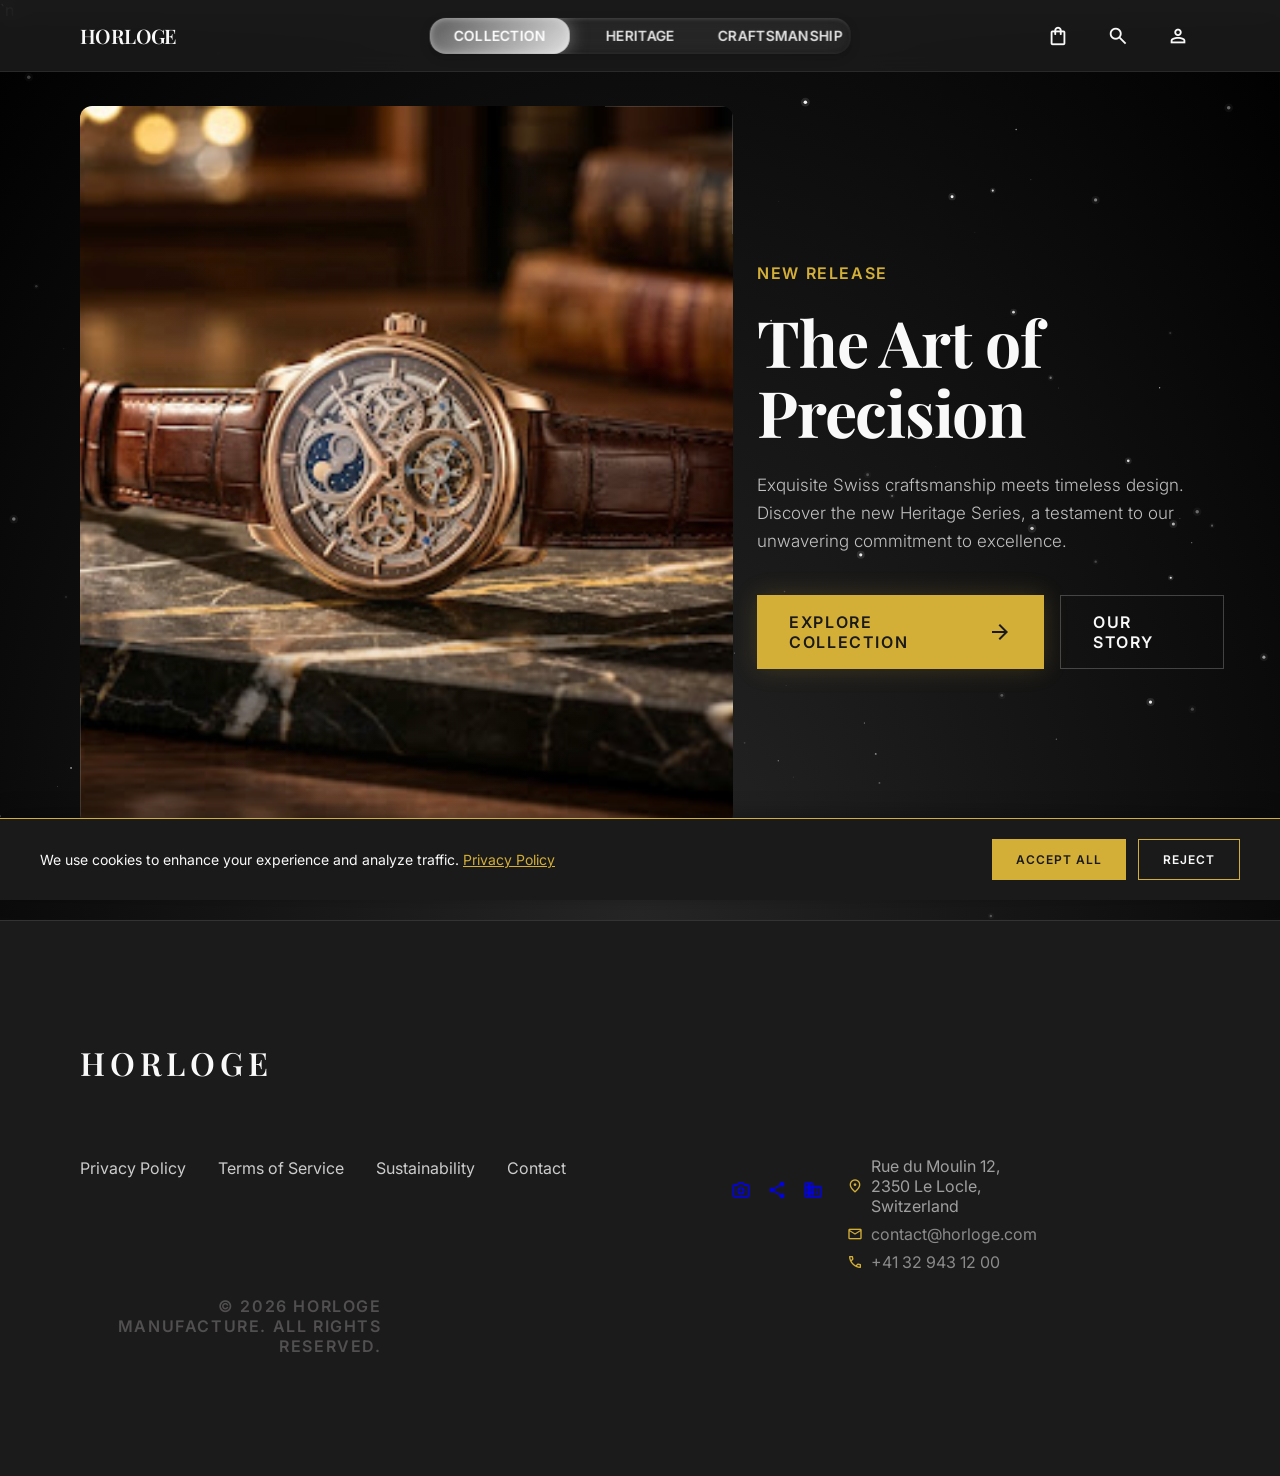
<file: index.html>
<!DOCTYPE html>
<html lang="en">
<head>
    <meta charset="UTF-8">
    <meta name="viewport" content="width=device-width, initial-scale=1.0">
    <title>HORLOGE - The Art of Precision</title>
    <meta name="description" content="Discover HORLOGE luxury Swiss watches. Handcrafted timepieces combining centuries of tradition with modern precision. Explore our exclusive collection.">
    <link rel="canonical" href="https://horloge.com/">
    <link rel="icon" type="image/svg+xml" href="favicon.svg">
    <meta property="og:type" content="website">
    <meta property="og:title" content="HORLOGE - The Art of Precision">
    <meta property="og:description" content="Discover HORLOGE luxury Swiss watches. Handcrafted timepieces combining centuries of tradition with modern precision.">
    <meta property="og:image" content="https://horloge.com/images/hero-watch.jpg">
    <meta property="og:url" content="https://horloge.com/">
    <meta name="twitter:card" content="summary_large_image">
    <meta name="twitter:title" content="HORLOGE - The Art of Precision">
    <meta name="twitter:description" content="Discover HORLOGE luxury Swiss watches. Handcrafted timepieces combining centuries of tradition with modern precision.">
    <meta name="twitter:image" content="https://horloge.com/images/hero-watch.jpg">
    <link rel="preconnect" href="https://fonts.googleapis.com">
    <link rel="preconnect" href="https://fonts.gstatic.com" crossorigin>
    <link href="https://fonts.googleapis.com/css2?family=Playfair+Display:wght@600;700&family=Inter:wght@400;600&display=swap" rel="stylesheet">
    <link href="https://fonts.googleapis.com/css2?family=Material+Symbols+Outlined:wght,FILL@100..700,0..1&display=swap" rel="stylesheet">
    <link rel="stylesheet" href="shared/styles.css">`n    <script src="analytics.js" defer></script>
    <style>
        /* Page-specific styles only */

        /* ============================================
           NAVIGATION
           ============================================ */
        .nav {
            position: fixed;
            top: 0;
            left: 0;
            right: 0;
            z-index: 100;
            height: 72px;
            display: flex;
            align-items: center;
            justify-content: space-between;
            padding: 0 20px;
            transition: background-color 0.3s ease, backdrop-filter 0.3s ease;
        }

        @media (min-width: 768px) {
            .nav {
                padding: 0 80px;
                background-color: rgba(26, 26, 26, 0.9);
                backdrop-filter: blur(12px);
                border-bottom: 1px solid rgba(255, 255, 255, 0.08);
            }
        }

        @media (max-width: 767px) {
            .nav {
                background-color: rgba(26, 26, 26, 0.95);
                backdrop-filter: blur(8px);
                border-bottom: 1px solid rgba(255, 255, 255, 0.1);
                padding: 0 16px;
            }
        }

        .nav__logo {
            font-family: var(--font-display);
            font-size: 20px;
            font-weight: 600;
            letter-spacing: -0.03em;
            text-decoration: none;
            transition: opacity 0.3s ease;
            position: relative;
            z-index: 102;
        }

        .nav__logo:hover {
            opacity: 0.7;
        }

        @media (min-width: 768px) {
            .nav__logo {
                color: var(--ivory);
            }
        }

        @media (max-width: 767px) {
            .nav__logo {
                color: var(--rich-gold);
                position: absolute;
                left: 50%;
                transform: translateX(-50%);
            }
        }

        .nav__actions {
            display: flex;
            align-items: center;
            gap: 4px;
            flex-shrink: 0;
            position: relative;
            z-index: 102;
        }

        @media (min-width: 768px) {
            .nav__actions {
                gap: 16px;
                margin-left: auto;
            }
        }

        .nav__icon-btn {
            background: none;
            border: none;
            cursor: pointer;
            padding: 6px;
            color: var(--ivory);
            transition: color 0.3s ease;
            display: flex;
            align-items: center;
            justify-content: center;
            position: relative;
        }

        .nav__icon-btn:hover {
            color: var(--rich-gold);
        }

        .nav__icon-btn .material-symbols-outlined {
            font-size: 22px;
        }

        /* ============================================
           HERO SECTION
           ============================================ */
        .hero {
            min-height: 100vh;
            display: flex;
            flex-direction: column;
            position: relative;
            overflow: hidden;
            background: radial-gradient(ellipse at bottom, #262626 0%, #000 100%);
        }

        .hero__stars {
            position: absolute;
            inset: 0;
            width: 100%;
            height: 100%;
            z-index: 0;
            pointer-events: none;
        }

        /* Desktop layout */
        @media (min-width: 768px) {
            .hero {
                flex-direction: row;
                align-items: center;
                padding: 72px 80px 80px;
                max-width: 1440px;
                margin: 0 auto;
                gap: 24px;
            }
        }

        /* Mobile layout */
        @media (max-width: 767px) {
            .hero {
                padding-top: 72px;
            }
        }

        /* ============================================
           HERO IMAGE
           ============================================ */
        .hero__image-wrapper {
            position: relative;
            overflow: hidden;
            z-index: 1;
            border-radius: 12px;
        }

        /* Desktop image */
        @media (min-width: 768px) {
            .hero__image-wrapper {
                flex: 0 0 58.33%;
                max-width: 58.33%;
                height: 80vh;
                max-height: 900px;
            }
        }

        /* Mobile image */
        @media (max-width: 767px) {
            .hero__image-wrapper {
                width: 100%;
                height: 60vh;
                min-height: 400px;
            }
        }

        .hero__image {
            width: 100%;
            height: 100%;
            object-fit: cover;
            object-position: center;
        }

        /* Desktop decorative glow */
        @media (min-width: 768px) {
            .hero__glow {
                position: absolute;
                inset: 0;
                background: radial-gradient(ellipse at center, rgba(212, 175, 55, 0.06) 0%, transparent 70%);
                pointer-events: none;
                transform: translate(-10px, 10px);
            }
        }

        /* Desktop decorative frames */
        @media (min-width: 768px) {
            .hero__frame--top-right {
                position: absolute;
                top: 0;
                right: 0;
                width: 128px;
                height: 128px;
                border-top: 1px solid rgba(192, 192, 192, 0.2);
                border-right: 1px solid rgba(192, 192, 192, 0.2);
                pointer-events: none;
            }

            .hero__frame--bottom-left {
                position: absolute;
                bottom: 0;
                left: 0;
                width: 128px;
                height: 128px;
                border-bottom: 1px solid rgba(192, 192, 192, 0.2);
                border-left: 1px solid rgba(192, 192, 192, 0.2);
                pointer-events: none;
            }
        }

        /* Mobile gradient overlay */
        @media (max-width: 767px) {
            .hero__image-gradient {
                position: absolute;
                bottom: 0;
                left: 0;
                right: 0;
                height: 120px;
                background: linear-gradient(to top, var(--deep-charcoal), transparent);
                pointer-events: none;
            }
        }

        /* ============================================
           HERO CONTENT
           ============================================ */
        .hero__content {
            display: flex;
            flex-direction: column;
            position: relative;
            z-index: 1;
        }

        /* Desktop content */
        @media (min-width: 768px) {
            .hero__content {
                flex: 0 0 41.67%;
                max-width: 41.67%;
                padding: 0 0 0 0;
                z-index: 10;
            }
        }

        /* Mobile content */
        @media (max-width: 767px) {
            .hero__content {
                padding: 32px 20px 48px;
                background-color: var(--deep-charcoal);
            }
        }

        .hero__label {
            font-family: var(--font-body);
            font-size: 16px;
            font-weight: 600;
            letter-spacing: 0.1em;
            text-transform: uppercase;
            margin-bottom: 24px;
            opacity: 0;
            transform: translateY(16px);
            animation: fadeInUp 0.7s ease-out 0.1s forwards;
        }

        @media (min-width: 768px) {
            .hero__label {
                color: var(--rich-gold);
            }
        }

        @media (max-width: 767px) {
            .hero__label {
                color: var(--rich-gold);
            }
        }

        .hero__title {
            font-family: var(--font-display);
            font-weight: 700;
            line-height: 1.1;
            letter-spacing: -0.02em;
            margin-bottom: 24px;
            opacity: 0;
            transform: translateY(16px);
            animation: fadeInUp 0.7s ease-out 0.25s forwards;
        }

        @media (min-width: 768px) {
            .hero__title {
                font-size: clamp(48px, 5vw, 64px);
                color: var(--ivory);
            }
        }

        @media (max-width: 767px) {
            .hero__title {
                font-size: 40px;
                line-height: 1.2;
                letter-spacing: -0.01em;
                color: var(--ivory);
            }
        }

        .hero__description {
            font-family: var(--font-body);
            font-size: 17px;
            line-height: 1.65;
            max-width: 480px;
            margin-bottom: 40px;
            opacity: 0;
            transform: translateY(16px);
            animation: fadeInUp 0.7s ease-out 0.4s forwards;
        }

        @media (min-width: 768px) {
            .hero__description {
                color: rgba(249, 249, 249, 0.75);
                font-weight: 300;
            }
        }

        @media (max-width: 767px) {
            .hero__description {
                color: rgba(249, 249, 249, 0.75);
                font-weight: 300;
            }
        }

        .hero__actions {
            display: flex;
            gap: 16px;
            opacity: 0;
            transform: translateY(16px);
            animation: fadeInUp 0.7s ease-out 0.55s forwards;
        }

        @media (max-width: 767px) {
            .hero__actions {
                flex-direction: column;
            }
        }

        .hero__btn {
            font-family: var(--font-body);
            font-size: 16px;
            font-weight: 600;
            letter-spacing: 0.1em;
            text-transform: uppercase;
            text-decoration: none;
            padding: 16px 32px;
            cursor: pointer;
            transition: all 0.3s ease;
            display: inline-flex;
            align-items: center;
            justify-content: center;
            gap: 8px;
            border: none;
        }

        .hero__btn--primary {
            background-color: var(--rich-gold);
            color: var(--deep-charcoal);
            box-shadow: 0 0 24px rgba(212, 175, 55, 0.2);
        }

        .hero__btn--primary:hover {
            background-color: var(--white);
        }

        .hero__btn--secondary {
            background-color: transparent;
            border: 1px solid;
        }

        @media (min-width: 768px) {
            .hero__btn--secondary {
                border-color: rgba(192, 192, 192, 0.3);
                color: var(--ivory);
            }

            .hero__btn--secondary:hover {
                border-color: var(--rich-gold);
                color: var(--rich-gold);
            }
        }

        @media (max-width: 767px) {
            .hero__btn {
                width: 100%;
                padding: 18px 32px;
            }

            .hero__btn--secondary {
                border-color: rgba(192, 192, 192, 0.3);
                color: var(--ivory);
            }

            .hero__btn--secondary:hover {
                border-color: var(--rich-gold);
                color: var(--rich-gold);
            }
                background-color: var(--deep-charcoal);
                color: var(--white);
            }
        }

        .hero__btn-arrow {
            font-size: 16px;
            transition: transform 0.3s ease;
        }

        .hero__btn:hover .hero__btn-arrow {
            transform: translateX(4px);
        }

        /* ============================================
           ANIMATIONS
           ============================================ */
        @keyframes fadeInUp {
            from {
                opacity: 0;
                transform: translateY(16px);
            }
            to {
                opacity: 1;
                transform: translateY(0);
            }
        }

        @keyframes fadeIn {
            from {
                opacity: 0;
            }
            to {
                opacity: 1;
            }
        }

        .hero__image-wrapper {
            opacity: 0;
            animation: fadeIn 1s ease-out 0.6s forwards;
        }

        /* ============================================
           REDUCED MOTION
           ============================================ */
        @media (prefers-reduced-motion: reduce) {
            .hero__label,
            .hero__title,
            .hero__description,
            .hero__actions,
            .hero__image-wrapper {
                opacity: 1;
                transform: none;
                animation: none;
            }
        }

        /* ============================================
           MOBILE MENU
           ============================================ */
        .mobile-menu {
            position: fixed;
            inset: 0;
            z-index: 200;
            background-color: var(--deep-charcoal);
            display: flex;
            flex-direction: column;
            opacity: 0;
            visibility: hidden;
            transition: opacity 0.3s ease, visibility 0.3s ease;
        }

        .mobile-menu.is-open {
            opacity: 1;
            visibility: visible;
        }

        .mobile-menu__header {
            display: flex;
            align-items: center;
            justify-content: space-between;
            height: 80px;
            padding: 0 var(--margin-mobile);
            border-bottom: 1px solid rgba(255, 255, 255, 0.1);
        }

        .mobile-menu__logo {
            font-family: var(--font-display);
            font-size: 20px;
            font-weight: 600;
            letter-spacing: -0.03em;
            color: var(--ivory);
        }

        .mobile-menu__close {
            background: none;
            border: none;
            cursor: pointer;
            padding: 8px;
            color: var(--ivory);
        }

        .mobile-menu__close .material-symbols-outlined {
            font-size: 28px;
        }

        .mobile-menu__nav {
            flex: 1;
            display: flex;
            flex-direction: column;
            justify-content: center;
            align-items: center;
            gap: 32px;
            padding: 48px var(--margin-mobile);
        }

        .mobile-menu__link {
            font-family: var(--font-body);
            font-size: 16px;
            font-weight: 600;
            letter-spacing: 0.1em;
            text-transform: uppercase;
            text-decoration: none;
            color: rgba(249, 249, 249, 0.6);
            transition: color 0.3s ease;
        }

        .mobile-menu__link:hover,
        .mobile-menu__link--active {
            color: var(--ivory);
        }

        .mobile-menu__actions {
            display: flex;
            justify-content: center;
            gap: 32px;
            padding: 32px var(--margin-mobile);
            border-top: 1px solid rgba(255, 255, 255, 0.1);
        }

        .mobile-menu__icon-btn {
            background: none;
            border: none;
            cursor: pointer;
            padding: 12px;
            color: var(--ivory);
            transition: color 0.3s ease;
        }

        .mobile-menu__icon-btn:hover {
            color: var(--rich-gold);
        }

        .mobile-menu__icon-btn .material-symbols-outlined {
            font-size: 24px;
        }

        @media (min-width: 768px) {
            .mobile-menu {
                display: none;
            }
        }

        /* ============================================
           SEARCH OVERLAY
           ============================================ */
        .search-overlay {
            position: fixed;
            inset: 0;
            z-index: 300;
            background-color: rgba(26, 26, 26, 0.98);
            display: flex;
            flex-direction: column;
            opacity: 0;
            visibility: hidden;
            transition: opacity 0.3s ease, visibility 0.3s ease;
        }

        .search-overlay.is-open {
            opacity: 1;
            visibility: visible;
        }

        .search-overlay__header {
            display: flex;
            align-items: center;
            justify-content: space-between;
            height: 80px;
            padding: 0 var(--margin-mobile);
            border-bottom: 1px solid rgba(255, 255, 255, 0.1);
        }

        @media (min-width: 768px) {
            .search-overlay__header {
                padding: 0 var(--margin-desktop);
            }
        }

        .search-overlay__close {
            background: none;
            border: none;
            cursor: pointer;
            padding: 8px;
            color: var(--ivory);
        }

        .search-overlay__close .material-symbols-outlined {
            font-size: 28px;
        }

        .search-overlay__body {
            flex: 1;
            display: flex;
            flex-direction: column;
            align-items: center;
            justify-content: center;
            padding: 0 var(--margin-mobile);
        }

        .search-overlay__input-wrapper {
            width: 100%;
            max-width: 600px;
            position: relative;
        }

        .search-overlay__input {
            width: 100%;
            background: transparent;
            border: none;
            border-bottom: 2px solid rgba(255, 255, 255, 0.2);
            padding: 16px 0;
            font-family: var(--font-display);
            font-size: 32px;
            font-weight: 600;
            color: var(--ivory);
            outline: none;
            transition: border-color 0.3s ease;
        }

        .search-overlay__input::placeholder {
            color: rgba(255, 255, 255, 0.3);
        }

        .search-overlay__input:focus {
            border-bottom-color: var(--rich-gold);
        }

        .search-overlay__hint {
            margin-top: 16px;
            font-family: var(--font-body);
            font-size: 16px;
            color: rgba(255, 255, 255, 0.4);
            letter-spacing: 0.05em;
        }

        .search-overlay__results {
            width: 100%;
            max-width: 600px;
            margin-top: 48px;
        }

        .search-overlay__result-item {
            display: flex;
            align-items: center;
            gap: 16px;
            padding: 16px 0;
            border-bottom: 1px solid rgba(255, 255, 255, 0.08);
            text-decoration: none;
            transition: opacity 0.3s ease;
        }

        .search-overlay__result-item:hover {
            opacity: 0.7;
        }

        .search-overlay__result-img {
            width: 60px;
            height: 60px;
            object-fit: cover;
            background-color: var(--surface-variant);
        }

        .search-overlay__result-info {
            flex: 1;
        }

        .search-overlay__result-name {
            font-family: var(--font-body);
            font-size: 16px;
            font-weight: 600;
            color: var(--ivory);
            margin-bottom: 4px;
        }

        .search-overlay__result-price {
            font-family: var(--font-body);
            font-size: 16px;
            color: var(--rich-gold);
        }

        /* ============================================
           CART OVERLAY
           ============================================ */
        .cart-overlay {
            position: fixed;
            inset: 0;
            z-index: 300;
            display: flex;
            justify-content: flex-end;
            opacity: 0;
            visibility: hidden;
            transition: opacity 0.3s ease, visibility 0.3s ease;
        }

        .cart-overlay.is-open {
            opacity: 1;
            visibility: visible;
        }

        .cart-overlay__backdrop {
            position: absolute;
            inset: 0;
            background-color: rgba(0, 0, 0, 0.6);
        }

        .cart-overlay__panel {
            position: relative;
            width: 100%;
            max-width: 420px;
            background-color: var(--deep-charcoal);
            border-left: 1px solid rgba(255, 255, 255, 0.1);
            display: flex;
            flex-direction: column;
            transform: translateX(100%);
            transition: transform 0.3s ease;
        }

        .cart-overlay.is-open .cart-overlay__panel {
            transform: translateX(0);
        }

        .cart-overlay__header {
            display: flex;
            align-items: center;
            justify-content: space-between;
            height: 80px;
            padding: 0 24px;
            border-bottom: 1px solid rgba(255, 255, 255, 0.1);
        }

        .cart-overlay__title {
            font-family: var(--font-body);
            font-size: 16px;
            font-weight: 600;
            letter-spacing: 0.1em;
            text-transform: uppercase;
            color: var(--ivory);
        }

        .cart-overlay__close {
            background: none;
            border: none;
            cursor: pointer;
            padding: 8px;
            color: var(--ivory);
        }

        .cart-overlay__close .material-symbols-outlined {
            font-size: 24px;
        }

        .cart-overlay__body {
            flex: 1;
            overflow-y: auto;
            padding: 24px;
        }

        .cart-overlay__empty {
            display: flex;
            flex-direction: column;
            align-items: center;
            justify-content: center;
            height: 100%;
            text-align: center;
        }

        .cart-overlay__empty-icon {
            font-size: 48px;
            color: rgba(255, 255, 255, 0.2);
            margin-bottom: 16px;
        }

        .cart-overlay__empty-text {
            font-family: var(--font-body);
            font-size: 16px;
            color: rgba(255, 255, 255, 0.5);
        }

        .cart-item {
            display: flex;
            gap: 16px;
            padding: 16px 0;
            border-bottom: 1px solid rgba(255, 255, 255, 0.08);
        }

        .cart-item__img {
            width: 80px;
            height: 80px;
            object-fit: cover;
            background-color: var(--surface-variant);
        }

        .cart-item__info {
            flex: 1;
        }

        .cart-item__name {
            font-family: var(--font-body);
            font-size: 16px;
            font-weight: 600;
            color: var(--ivory);
            margin-bottom: 4px;
        }

        .cart-item__price {
            font-family: var(--font-body);
            font-size: 16px;
            color: var(--rich-gold);
            margin-bottom: 12px;
        }

        .cart-item__qty {
            display: flex;
            align-items: center;
            gap: 12px;
        }

        .cart-item__qty-btn {
            width: 28px;
            height: 28px;
            display: flex;
            align-items: center;
            justify-content: center;
            background: transparent;
            border: 1px solid rgba(255, 255, 255, 0.2);
            color: var(--ivory);
            cursor: pointer;
            font-size: 16px;
            transition: border-color 0.3s ease;
        }

        .cart-item__qty-btn:hover {
            border-color: var(--rich-gold);
        }

        .cart-item__qty-num {
            font-family: var(--font-body);
            font-size: 16px;
            color: var(--ivory);
            min-width: 20px;
            text-align: center;
        }

        .cart-overlay__footer {
            padding: 24px;
            border-top: 1px solid rgba(255, 255, 255, 0.1);
        }

        .cart-overlay__subtotal {
            display: flex;
            justify-content: space-between;
            margin-bottom: 24px;
        }

        .cart-overlay__subtotal-label {
            font-family: var(--font-body);
            font-size: 16px;
            color: rgba(255, 255, 255, 0.6);
        }

        .cart-overlay__subtotal-price {
            font-family: var(--font-body);
            font-size: 16px;
            font-weight: 600;
            color: var(--ivory);
        }

        .cart-overlay__checkout {
            display: block;
            width: 100%;
            padding: 16px;
            background-color: var(--rich-gold);
            color: var(--deep-charcoal);
            font-family: var(--font-body);
            font-size: 16px;
            font-weight: 600;
            letter-spacing: 0.1em;
            text-transform: uppercase;
            text-align: center;
            text-decoration: none;
            border: none;
            cursor: pointer;
            transition: background-color 0.3s ease;
        }

        .cart-overlay__checkout:hover {
            background-color: var(--white);
        }

        /* ============================================
           ACCOUNT OVERLAY
           ============================================ */
        .account-overlay {
            position: fixed;
            inset: 0;
            z-index: 300;
            background-color: rgba(26, 26, 26, 0.98);
            display: flex;
            flex-direction: column;
            opacity: 0;
            visibility: hidden;
            transition: opacity 0.3s ease, visibility 0.3s ease;
        }

        .account-overlay.is-open {
            opacity: 1;
            visibility: visible;
        }

        .account-overlay__header {
            display: flex;
            align-items: center;
            justify-content: space-between;
            height: 80px;
            padding: 0 var(--margin-mobile);
            border-bottom: 1px solid rgba(255, 255, 255, 0.1);
        }

        @media (min-width: 768px) {
            .account-overlay__header {
                padding: 0 var(--margin-desktop);
            }
        }

        .account-overlay__close {
            background: none;
            border: none;
            cursor: pointer;
            padding: 8px;
            color: var(--ivory);
        }

        .account-overlay__close .material-symbols-outlined {
            font-size: 28px;
        }

        .account-overlay__body {
            flex: 1;
            display: flex;
            flex-direction: column;
            align-items: center;
            justify-content: center;
            padding: 0 var(--margin-mobile);
        }

        .account-overlay__icon {
            font-size: 48px;
            color: rgba(255, 255, 255, 0.2);
            margin-bottom: 24px;
        }

        .account-overlay__title {
            font-family: var(--font-display);
            font-size: 28px;
            font-weight: 600;
            color: var(--ivory);
            margin-bottom: 16px;
        }

        .account-overlay__text {
            font-family: var(--font-body);
            font-size: 16px;
            color: rgba(255, 255, 255, 0.5);
            margin-bottom: 32px;
            text-align: center;
            max-width: 320px;
        }

        .account-overlay__actions {
            display: flex;
            flex-direction: column;
            gap: 16px;
            width: 100%;
            max-width: 280px;
        }

        .account-overlay__btn {
            display: block;
            width: 100%;
            padding: 16px;
            font-family: var(--font-body);
            font-size: 16px;
            font-weight: 600;
            letter-spacing: 0.1em;
            text-transform: uppercase;
            text-align: center;
            text-decoration: none;
            border: none;
            cursor: pointer;
            transition: all 0.3s ease;
        }

        .account-overlay__btn--primary {
            background-color: var(--rich-gold);
            color: var(--deep-charcoal);
        }

        .account-overlay__btn--primary:hover {
            background-color: var(--white);
        }

        .account-overlay__btn--secondary {
            background-color: transparent;
            border: 1px solid rgba(192, 192, 192, 0.3);
            color: var(--ivory);
        }

        .account-overlay__btn--secondary:hover {
            border-color: var(--rich-gold);
            color: var(--rich-gold);
        }

        /* ============================================
           FOOTER
           ============================================ */
        .footer {
            background-color: var(--primary-container);
            padding: var(--section-gap) 0;
            margin-top: auto;
            border-top: 1px solid var(--surface-variant);
        }

        .footer__inner {
            max-width: var(--container-max);
            margin: 0 auto;
            padding: 0 var(--margin-mobile);
            display: grid;
            grid-template-columns: 1fr;
            gap: var(--gutter);
        }

        @media (min-width: 768px) {
            .footer__inner {
                padding: 0 var(--margin-desktop);
                grid-template-columns: repeat(12, 1fr);
            }
        }

        .footer__brand {
            grid-column: span 1;
        }

        @media (min-width: 768px) {
            .footer__brand {
                grid-column: span 12;
                margin-bottom: 48px;
            }
        }

        .footer__logo {
            font-family: var(--font-display);
            font-size: 32px;
            font-weight: 600;
            letter-spacing: 0.15em;
            text-transform: uppercase;
            color: var(--ivory);
        }

        .footer__links-group {
            grid-column: span 1;
        }

        @media (min-width: 768px) {
            .footer__links-group {
                grid-column: span 8;
                display: flex;
                gap: 64px;
                margin-bottom: 32px;
            }
        }

        .footer__links {
            list-style: none;
            display: flex;
            flex-direction: column;
            gap: 16px;
        }

        @media (min-width: 768px) {
            .footer__links {
                flex-direction: row;
                gap: 32px;
            }
        }

        .footer__link {
            font-family: var(--font-body);
            font-size: 16px;
            line-height: 1.6;
            color: var(--on-surface-variant);
            text-decoration: none;
            transition: color 0.2s ease;
        }

        .footer__link:hover {
            color: var(--rich-gold);
        }

        .footer__copyright {
            grid-column: span 1;
        }

        @media (min-width: 768px) {
            .footer__copyright {
                grid-column: span 4;
                display: flex;
                align-items: flex-end;
                justify-content: flex-end;
            }
        }

        .footer__copyright-text {
            font-family: var(--font-body);
            font-size: 16px;
            font-weight: 600;
            letter-spacing: 0.1em;
            text-transform: uppercase;
            color: rgba(133, 131, 131, 0.5);
        }

        /* ============================================
           FOCUS STATES
           ============================================ */
        .nav__link:focus-visible,
        .nav__logo:focus-visible,
        .nav__icon-btn:focus-visible,
        .nav__menu-btn:focus-visible,
        .hero__btn:focus-visible {
            outline: 2px solid var(--rich-gold);
            outline-offset: 4px;
        }

        /* ============================================
           DECORATIVE LINE (Desktop)
           ============================================ */
        @media (min-width: 768px) {
            .hero__decorative-line {
                position: absolute;
                bottom: 48px;
                right: 80px;
                width: 96px;
                height: 1px;
                background-color: rgba(196, 199, 199, 0.5);
            }
        }

        /* Material Symbols base style */
        .material-symbols-outlined {
            font-variation-settings:
                'FILL' 0,
                'wght' 400,
                'GRAD' 0,
                'opsz' 24;
        }
    </style>
    <link rel="stylesheet" href="animations.css">
</head>
<body>
    <a href="#main" class="skip-link">Skip to content</a>
    <!-- Navigation -->
    <header>
    <nav class="nav" role="navigation" aria-label="Main navigation">
        <button class="nav__menu-btn" aria-label="Toggle menu">
            <span class="menu-icon">
                <svg viewBox="0 0 80 80" width="28" height="28">
                    <rect width="80" height="15" fill="#f0f0f0" rx="10" />
                    <rect y="30" width="80" height="15" fill="#f0f0f0" rx="10" />
                    <rect y="60" width="80" height="15" fill="#f0f0f0" rx="10" />
                </svg>
            </span>
            <span class="menu-text">MENU</span>
        </button>

        <a href="index.html" class="nav__logo" aria-label="HORLOGE home">HORLOGE</a>

        <div class="glass-radio-group">
            <input type="radio" name="nav-material" id="nav-collection" checked>
            <label for="nav-collection">Collection</label>
            <input type="radio" name="nav-material" id="nav-heritage">
            <label for="nav-heritage">Heritage</label>
            <input type="radio" name="nav-material" id="nav-craftsmanship">
            <label for="nav-craftsmanship">Craftsmanship</label>
            <div class="glass-glider"></div>
        </div>

        <div class="nav__actions">            <button class="nav__icon-btn" aria-label="Shopping bag" aria-live="polite">                <span class="material-symbols-outlined">shopping_bag</span>            </button>            <button class="nav__icon-btn" aria-label="Search">                <span class="material-symbols-outlined">search</span>            </button>            <button class="nav__icon-btn" aria-label="Account">                <span class="material-symbols-outlined">person</span>            </button>        </div>
    </nav>
</header>

    <!-- Mobile Menu -->
    <div class="mobile-menu" role="dialog" aria-modal="true" aria-labelledby="mobileMenuTitle" id="mobileMenu" role="dialog" aria-label="Mobile navigation">
        <div class="mobile-menu__header">
            <span id="mobileMenuTitle" class="mobile-menu__logo">HORLOGE</span>
            <button class="mobile-menu__close" id="mobileMenuClose" aria-label="Close menu">
                <span class="material-symbols-outlined">close</span>
            </button>
        </div>
        <nav class="mobile-menu__nav">
            <div class="glass-radio-group--mobile">
                <input type="radio" name="nav-material-mobile" id="nav-collection-mobile" checked>
                <label for="nav-collection-mobile">Collection</label>
                <input type="radio" name="nav-material-mobile" id="nav-heritage-mobile">
                <label for="nav-heritage-mobile">Heritage</label>
                <input type="radio" name="nav-material-mobile" id="nav-craftsmanship-mobile">
                <label for="nav-craftsmanship-mobile">Craftsmanship</label>
                <div class="glass-glider"></div>
            </div>
        </nav>
        <div class="mobile-menu__actions">
            <button class="mobile-menu__icon-btn" aria-label="Search">
                <span class="material-symbols-outlined">search</span>
            </button>
            <button class="mobile-menu__icon-btn" aria-label="Shopping bag">
                <span class="material-symbols-outlined">shopping_bag</span>
            </button>
            <button class="mobile-menu__icon-btn" aria-label="Account">
                <span class="material-symbols-outlined">person</span>
            </button>
        </div>
    </div>

    <!-- Search Overlay -->
    <div class="search-overlay" role="dialog" aria-modal="true" aria-labelledby="searchTitle" id="searchOverlay" role="dialog" aria-label="Search">
        <div class="search-overlay__header">
            <span id="mobileMenuTitle" class="mobile-menu__logo">HORLOGE</span>
            <button class="search-overlay__close" id="searchOverlayClose" aria-label="Close search">
                <span class="material-symbols-outlined">close</span>
            </button>
        </div>
        <div class="search-overlay__body">
            <div class="search-overlay__input-wrapper">
                <input type="text" class="search-overlay__input" id="searchInput" placeholder="Search watches..." autocomplete="off">
                <p class="search-overlay__hint">Press Enter to search or ESC to close</p>
            </div>
            <div class="search-overlay__results" id="searchResults"></div>
        </div>
    </div>

    <!-- Cart Overlay -->
    <div class="cart-overlay" role="dialog" aria-modal="true" aria-labelledby="cartTitle" id="cartOverlay" role="dialog" aria-label="Shopping cart">
        <div class="cart-overlay__backdrop" id="cartBackdrop"></div>
        <div class="cart-overlay__panel">
            <div class="cart-overlay__header">
                <span class="cart-overlay__title">Your Cart (0)</span>
                <button class="cart-overlay__close" id="cartOverlayClose" aria-label="Close cart">
                    <span class="material-symbols-outlined">close</span>
                </button>
            </div>
            <div class="cart-overlay__body">
                <div class="cart-overlay__empty">
                    <span class="material-symbols-outlined cart-overlay__empty-icon">shopping_bag</span>
                    <p class="cart-overlay__empty-text">Your cart is empty</p>
                </div>
            </div>
            <div class="cart-overlay__footer">
                <div class="cart-overlay__subtotal">
                    <span class="cart-overlay__subtotal-label">Subtotal</span>
                    <span class="cart-overlay__subtotal-price">$0</span>
                </div>
                <a href="checkouts.html" class="cart-overlay__checkout">Proceed to Checkout</a>
            </div>
        </div>
    </div>

    <!-- Account Overlay -->
    <div class="account-overlay" role="dialog" aria-modal="true" aria-labelledby="accountTitle" id="accountOverlay" role="dialog" aria-label="Account">
        <div class="account-overlay__header">
            <span id="mobileMenuTitle" class="mobile-menu__logo">HORLOGE</span>
            <button class="account-overlay__close" id="accountOverlayClose" aria-label="Close account">
                <span class="material-symbols-outlined">close</span>
            </button>
        </div>
        <div class="account-overlay__body">
            <span class="material-symbols-outlined account-overlay__icon">person</span>
            <p class="account-overlay__title" style="font-family: var(--font-display); font-size: 28px; font-weight: 500; color: var(--ivory);">Welcome</p>
            <p class="account-overlay__text">Sign in to access your account, order history, and wishlist.</p>
            <div class="account-overlay__actions">
                <a href="signin.html" class="account-overlay__btn account-overlay__btn--primary">Sign In</a>
                <a href="signup.html" class="account-overlay__btn account-overlay__btn--secondary">Create Account</a>
            </div>
        </div>
    </div>

    <!-- Hero Section -->
    <main class="hero" id="main">
        <!-- Stars Background -->
        <canvas class="hero__stars" id="heroStars" aria-hidden="true"></canvas>

        <!-- Image -->
        <div class="hero__image-wrapper">
            <div class="hero__glow" aria-hidden="true"></div>
            <img
                src="images/hero-watch.jpg"
                alt="A luxury Swiss watch with a leather strap and gold detailing, featuring an intricate skeleton dial displayed on dark marble"
                class="hero__image"
                width="1200"
                height="800"
                loading="eager"
                fetchpriority="high"
            >
            <div class="hero__frame--top-right" aria-hidden="true"></div>
            <div class="hero__frame--bottom-left" aria-hidden="true"></div>
            <div class="hero__image-gradient" aria-hidden="true"></div>
        </div>

        <!-- Content -->
        <div class="hero__content">
            <span class="hero__label">New Release</span>

            <h1 class="hero__title">The Art of<br>Precision</h1>

            <p class="hero__description">
                Exquisite Swiss craftsmanship meets timeless design. Discover the new Heritage Series, a testament to our unwavering commitment to excellence.
            </p>

            <div class="hero__actions">
                <a href="collection.html" class="hero__btn hero__btn--primary">
                    Explore Collection
                    <span class="material-symbols-outlined hero__btn-arrow" aria-hidden="true">arrow_forward</span>
                </a>
                <a href="story.html" class="hero__btn hero__btn--secondary">
                    Our Story
                </a>
            </div>
        </div>

        <div class="hero__decorative-line" aria-hidden="true"></div>
    </main>

    <!-- Footer -->
    <footer class="footer" role="contentinfo">
        <div class="footer__inner">
            <div class="footer__brand">
                <span class="footer__logo">HORLOGE</span>
            </div>

            <div class="footer__links-group">
                <ul class="footer__links">
                    <li><a href="privacy.html" class="footer__link">Privacy Policy</a></li>
                    <li><a href="terms.html" class="footer__link">Terms of Service</a></li>
                    <li><a href="sustainability.html" class="footer__link">Sustainability</a></li>
                    <li><a href="contact.html" class="footer__link">Contact</a></li>
                </ul>
            </div>

            <div class="footer__social" style="margin-top: 24px; display: flex; gap: 16px;">
                <a href="https://instagram.com/horloge" class="footer__social-link" aria-label="Instagram" target="_blank" rel="noopener"><span class="material-symbols-outlined" style="font-size: 20px;">camera_alt</span></a>
                <a href="https://twitter.com/horloge" class="footer__social-link" aria-label="Twitter" target="_blank" rel="noopener"><span class="material-symbols-outlined" style="font-size: 20px;">share</span></a>
                <a href="https://linkedin.com/company/horloge" class="footer__social-link" aria-label="LinkedIn" target="_blank" rel="noopener"><span class="material-symbols-outlined" style="font-size: 20px;">business</span></a>
            </div>

            <div class="footer__contact">
                <div class="footer__contact-item">
                    <span class="material-symbols-outlined">location_on</span>
                    <span>Rue du Moulin 12, 2350 Le Locle, Switzerland</span>
                </div>
                <div class="footer__contact-item">
                    <span class="material-symbols-outlined">mail</span>
                    <a href="mailto:contact@horloge.com">contact@horloge.com</a>
                </div>
                <div class="footer__contact-item">
                    <span class="material-symbols-outlined">call</span>
                    <a href="tel:+41329431200">+41 32 943 12 00</a>
                </div>
            </div>

            <div class="footer__copyright">
                <p class="footer__copyright-text">
                    &copy; 2026 HORLOGE MANUFACTURE. ALL RIGHTS RESERVED.
                </p>
            </div>
        </div>
    </footer>

    <script>
        // Hero Stars Animation
        (function() {
            if (window.matchMedia('(prefers-reduced-motion: reduce)').matches) return;
            var canvas = document.getElementById('heroStars');
            if (!canvas) return;
            var ctx = canvas.getContext('2d');
            var stars = [];
            var STAR_COUNT = 120;
            var animationId;

            function resize() {
                canvas.width = canvas.offsetWidth;
                canvas.height = canvas.offsetHeight;
            }

            function createStars() {
                stars = [];
                for (var i = 0; i < STAR_COUNT; i++) {
                    stars.push({
                        x: Math.random() * canvas.width,
                        y: Math.random() * canvas.height,
                        radius: Math.random() * 1.5 + 0.3,
                        opacity: Math.random() * 0.8 + 0.2,
                        twinkleSpeed: Math.random() * 0.02 + 0.005,
                        twinkleOffset: Math.random() * Math.PI * 2,
                        drift: (Math.random() - 0.5) * 0.15
                    });
                }
            }

            function draw(time) {
                ctx.clearRect(0, 0, canvas.width, canvas.height);
                for (var i = 0; i < stars.length; i++) {
                    var s = stars[i];
                    var flicker = Math.sin(time * s.twinkleSpeed + s.twinkleOffset) * 0.3 + 0.7;
                    var alpha = s.opacity * flicker;

                    ctx.beginPath();
                    ctx.arc(s.x, s.y, s.radius, 0, Math.PI * 2);
                    ctx.fillStyle = 'rgba(255, 255, 255, ' + alpha + ')';
                    ctx.fill();

                    // Subtle glow for brighter stars
                    if (s.radius > 1) {
                        ctx.beginPath();
                        ctx.arc(s.x, s.y, s.radius * 2.5, 0, Math.PI * 2);
                        ctx.fillStyle = 'rgba(255, 255, 255, ' + (alpha * 0.12) + ')';
                        ctx.fill();
                    }

                    // Slow drift
                    s.x += s.drift;
                    if (s.x < -5) s.x = canvas.width + 5;
                    if (s.x > canvas.width + 5) s.x = -5;
                }
                animationId = requestAnimationFrame(draw);
            }

            resize();
            createStars();
            draw(0);

            window.addEventListener('resize', function() {
                resize();
                createStars();
            });

            // Pause when not visible
            var observer = new IntersectionObserver(function(entries) {
                entries.forEach(function(entry) {
                    if (entry.isIntersecting) {
                        if (!animationId) draw(0);
                    } else {
                        cancelAnimationFrame(animationId);
                        animationId = null;
                    }
                });
            }, { threshold: 0.1 });
            observer.observe(canvas);
        })();
    </script>
    <script src="shared/overlays.js"></script>
    <script src="animations.js"></script>
</body>
</html>
</file>
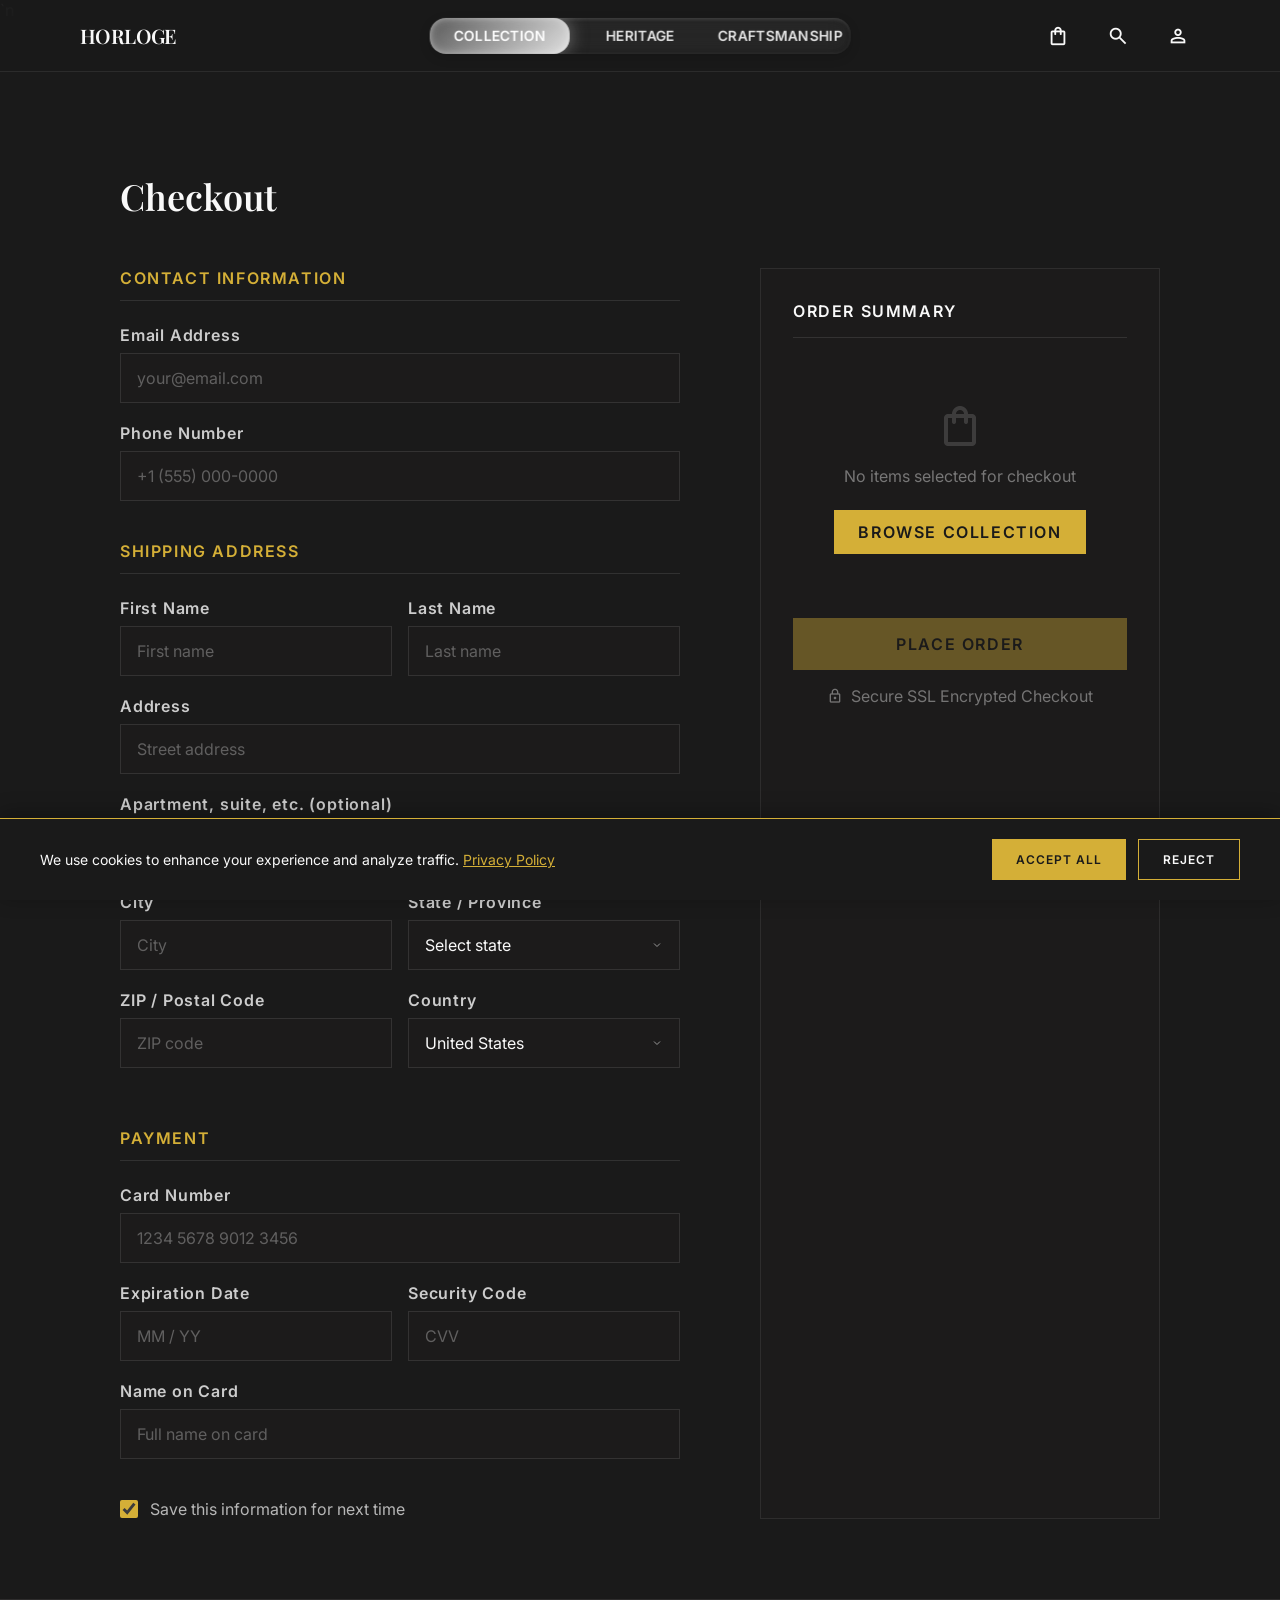
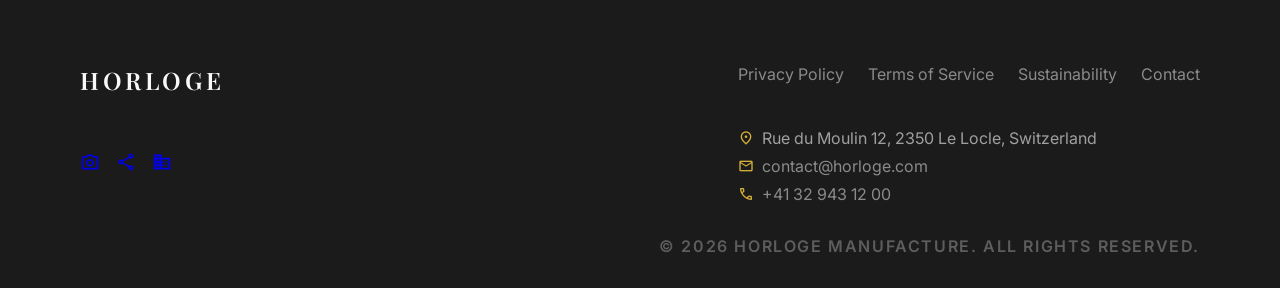
<file: checkouts.html>
<!DOCTYPE html>
<html lang="en">
<head>
    <meta charset="UTF-8">
    <meta name="viewport" content="width=device-width, initial-scale=1.0">
    <title>Checkout - HORLOGE</title>
    <meta name="description" content="Complete your HORLOGE purchase. Secure checkout for luxury Swiss watches with worldwide shipping.">
    <link rel="canonical" href="https://horloge.com/checkouts.html">
    <link rel="icon" type="image/svg+xml" href="favicon.svg">
    <meta property="og:type" content="website">
    <meta property="og:title" content="Checkout - HORLOGE">
    <meta property="og:description" content="Complete your HORLOGE purchase. Secure checkout for luxury Swiss watches with worldwide shipping.">
    <meta property="og:image" content="https://horloge.com/images/hero-watch.jpg">
    <meta property="og:url" content="https://horloge.com/checkouts.html">
    <meta name="twitter:card" content="summary_large_image">
    <meta name="twitter:title" content="Checkout - HORLOGE">
    <meta name="twitter:description" content="Complete your HORLOGE purchase. Secure checkout for luxury Swiss watches with worldwide shipping.">
    <meta name="twitter:image" content="https://horloge.com/images/hero-watch.jpg">
    <link rel="preconnect" href="https://fonts.googleapis.com">
    <link rel="preconnect" href="https://fonts.gstatic.com" crossorigin>
    <link href="https://fonts.googleapis.com/css2?family=Playfair+Display:wght@600;700&family=Inter:wght@300;400;600&display=swap" rel="stylesheet">
    <link href="https://fonts.googleapis.com/css2?family=Material+Symbols+Outlined:wght,FILL@100..700,0..1&display=swap" rel="stylesheet">
    <link rel="stylesheet" href="shared/styles.css">`n    <script src="analytics.js" defer></script>
    <style>
        *, *::before, *::after { margin: 0; padding: 0; box-sizing: border-box; }

        :root {
            --deep-charcoal: #1A1A1A;
            --rich-gold: #D4AF37;
            --ivory: #F9F9F9;
            --polished-silver: #C0C0C0;
            --white: #FFFFFF;
            --font-display: 'Playfair Display', Georgia, serif;
            --font-body: 'Inter', -apple-system, BlinkMacSystemFont, sans-serif;
            --primary-container: #1C1B1B;
            --on-surface-variant: #999999;
            --surface-variant: #333333;
            --container-max: 1440px;
            --margin-desktop: 80px;
            --margin-mobile: 20px;
        }

        html { scroll-behavior: smooth; }

        body {
            font-family: var(--font-body);
            background-color: var(--deep-charcoal);
            color: var(--ivory);
            -webkit-font-smoothing: antialiased;
            min-height: 100vh;
        }

        ::selection { background-color: var(--rich-gold); color: var(--deep-charcoal); }

        .nav {
            position: fixed; top: 0; left: 0; right: 0; z-index: 100;
            height: 72px; display: flex; align-items: center; justify-content: space-between;
            padding: 0 16px; background-color: rgba(26, 26, 26, 0.95);
            backdrop-filter: blur(12px); border-bottom: 1px solid rgba(255, 255, 255, 0.08);
        }
        @media (min-width: 768px) { .nav { padding: 0 var(--margin-desktop); } }

        .nav__menu-btn {
            display: none; position: relative; width: 44px; height: 44px;
            border-radius: 5px; border: none; background: transparent;
            cursor: pointer; padding: 0; flex-shrink: 0; overflow: hidden;
        }
        @media (max-width: 767px) { .nav__menu-btn { display: flex; align-items: center; justify-content: center; } }
        .nav__menu-btn .menu-icon { display: flex; align-items: center; justify-content: center; }
        .nav__menu-btn .menu-icon svg { width: 28px; height: 28px; }
        .nav__menu-btn .menu-text {
            position: absolute; font-family: var(--font-body); font-size: 16px;
            font-weight: 700; letter-spacing: 0.1em; text-transform: uppercase;
            color: var(--ivory); opacity: 0; transform: translateX(8px);
            transition: opacity 0.4s ease, transform 0.4s ease; white-space: nowrap; pointer-events: none;
        }
        .nav__menu-btn:hover .menu-icon { transform: translateX(-2px); }
        .nav__menu-btn:hover .menu-text { opacity: 1; transform: translateX(0); }

        .nav__logo {
            font-family: var(--font-display); font-size: 20px; font-weight: 600;
            letter-spacing: -0.03em; text-decoration: none; color: var(--rich-gold);
            position: absolute; left: 50%; transform: translateX(-50%); z-index: 102;
        }
        @media (min-width: 768px) {
            .nav__logo { color: var(--ivory); position: relative; left: auto; transform: none; }
        }

        .glass-radio-group {
            --bg: rgba(255, 255, 255, 0.06); --text: #e5e5e5;
            display: none; position: absolute; left: 50%; top: 50%;
            transform: translate(-50%, -50%); background: var(--bg);
            border-radius: 1rem; backdrop-filter: blur(12px);
            box-shadow: inset 1px 1px 4px rgba(255,255,255,0.2), inset -1px -1px 6px rgba(0,0,0,0.3), 0 4px 12px rgba(0,0,0,0.15);
            overflow: hidden; width: fit-content; flex: 0 0 0; z-index: 101;
        }
        @media (min-width: 768px) { .glass-radio-group { display: flex; } }
        @media (max-width: 767px) { .glass-radio-group { display: none; position: absolute; pointer-events: none; } }
        .glass-radio-group input[type="radio"] { position: absolute; opacity: 0; width: 0; height: 0; pointer-events: none; }
        .glass-radio-group label {
            flex: 1; display: flex; align-items: center; justify-content: center;
            min-width: 100px; font-family: var(--font-body); font-size: 16px;
            font-weight: 600; letter-spacing: 0.3px; text-transform: uppercase;
            padding: 0.6rem 1.4rem; cursor: pointer; color: var(--text);
            position: relative; z-index: 2; transition: color 0.3s ease-in-out; text-decoration: none;
        }
        .glass-radio-group label:hover { color: #fff; }
        .glass-radio-group input[type="radio"]:checked + label { color: #fff; }
        .glass-glider {
            position: absolute; top: 0; bottom: 0; width: calc(100% / 3);
            border-radius: 1rem; z-index: 1;
            transition: transform 0.5s cubic-bezier(0.37, 1.95, 0.66, 0.56), background 0.4s ease-in-out, box-shadow 0.4s ease-in-out;
        }
        #nav-collection:checked ~ .glass-glider { transform: translateX(0%); background: linear-gradient(135deg, #c0c0c055, #e0e0e0); box-shadow: 0 0 18px rgba(192,192,192,0.5); }
        #nav-heritage:checked ~ .glass-glider { transform: translateX(100%); background: linear-gradient(135deg, #ffd70055, #ffcc00); box-shadow: 0 0 18px rgba(255,215,0,0.5); }
        #nav-craftsmanship:checked ~ .glass-glider { transform: translateX(200%); background: linear-gradient(135deg, #d0e7ff55, #a0d8ff); box-shadow: 0 0 18px rgba(160,216,255,0.5); }

        .nav__actions { display: flex; align-items: center; gap: 4px; flex-shrink: 0; position: relative; z-index: 102; }
        @media (min-width: 768px) { .nav__actions { gap: 16px; margin-left: auto; } }
        .nav__icon-btn {
            background: none; border: none; cursor: pointer; padding: 6px;
            color: var(--ivory); transition: color 0.3s ease;
            display: flex; align-items: center; justify-content: center; position: relative;
        }
        .nav__icon-btn:hover { color: var(--rich-gold); }
        .nav__icon-btn .material-symbols-outlined { font-size: 22px; }

        .main { padding-top: 72px; min-height: 100vh; }

        .checkout { max-width: 1200px; margin: 0 auto; padding: 48px var(--margin-mobile); }
        @media (min-width: 768px) { .checkout { padding: 80px var(--margin-desktop); } }

        .checkout__title {
            font-family: var(--font-display); font-size: 28px; font-weight: 600;
            color: var(--ivory); margin-bottom: 48px;
        }
        @media (min-width: 768px) { .checkout__title { font-size: 36px; } }

        .checkout__grid { display: grid; gap: 48px; }
        @media (min-width: 768px) { .checkout__grid { grid-template-columns: 1fr 400px; gap: 80px; } }

        .checkout__form-section { margin-bottom: 40px; }
        .checkout__section-title {
            font-family: var(--font-body); font-size: 16px; font-weight: 600;
            letter-spacing: 0.1em; text-transform: uppercase; color: var(--rich-gold);
            margin-bottom: 24px; padding-bottom: 12px; border-bottom: 1px solid rgba(255,255,255,0.1);
        }
        .checkout__field { margin-bottom: 20px; }
        .checkout__label {
            display: block; font-family: var(--font-body); font-size: 16px;
            font-weight: 600; letter-spacing: 0.05em; color: rgba(249,249,249,0.8); margin-bottom: 8px;
        }
        .checkout__input {
            width: 100%; padding: 14px 16px; background-color: var(--primary-container);
            border: 1px solid rgba(255,255,255,0.1); color: var(--ivory);
            font-family: var(--font-body); font-size: 16px; outline: none; transition: border-color 0.3s ease;
        }
        .checkout__input:focus { border-color: var(--rich-gold); }
        .checkout__input::placeholder { color: rgba(255,255,255,0.3); }
        .checkout__row { display: grid; gap: 16px; }
        @media (min-width: 768px) { .checkout__row { grid-template-columns: 1fr 1fr; } }
        .checkout__select {
            width: 100%; padding: 14px 16px; background-color: var(--primary-container);
            border: 1px solid rgba(255,255,255,0.1); color: var(--ivory);
            font-family: var(--font-body); font-size: 16px; outline: none; cursor: pointer;
            appearance: none;
            background-image: url("data:image/svg+xml,%3Csvg xmlns='http://www.w3.org/2000/svg' width='12' height='12' viewBox='0 0 24 24' fill='none' stroke='%23999' stroke-width='2'%3E%3Cpath d='M6 9l6 6 6-6'/%3E%3C/svg%3E");
            background-repeat: no-repeat; background-position: right 16px center;
        }
        .checkout__select:focus { border-color: var(--rich-gold); }
        .checkout__checkbox { display: flex; align-items: center; gap: 12px; cursor: pointer; }
        .checkout__checkbox input { width: 18px; height: 18px; accent-color: var(--rich-gold); cursor: pointer; }
        .checkout__checkbox span { font-size: 16px; color: rgba(249,249,249,0.7); }

        .checkout__summary { background-color: var(--primary-container); padding: 32px; border: 1px solid rgba(255,255,255,0.08); }
        @media (min-width: 768px) { .checkout__summary { position: sticky; top: 96px; } }
        .checkout__summary-title {
            font-family: var(--font-body); font-size: 16px; font-weight: 600;
            letter-spacing: 0.1em; text-transform: uppercase; color: var(--ivory);
            margin-bottom: 24px; padding-bottom: 16px; border-bottom: 1px solid rgba(255,255,255,0.1);
        }

        .checkout__items { max-height: 300px; overflow-y: auto; }
        .checkout__item {
            display: flex; gap: 16px; padding: 16px 0;
            border-bottom: 1px solid rgba(255,255,255,0.08);
        }
        .checkout__item-img { width: 70px; height: 70px; object-fit: cover; border-radius: 4px; background-color: var(--surface-variant); }
        .checkout__item-info { flex: 1; }
        .checkout__item-name { font-size: 16px; font-weight: 600; color: var(--ivory); margin-bottom: 4px; }
        .checkout__item-price { font-size: 16px; font-weight: 600; color: var(--rich-gold); }

        .checkout__empty {
            text-align: center; padding: 40px 0;
        }
        .checkout__empty-icon { font-size: 48px; color: rgba(255,255,255,0.15); margin-bottom: 16px; }
        .checkout__empty-text { font-size: 16px; color: rgba(255,255,255,0.4); margin-bottom: 24px; }
        .checkout__empty-link {
            display: inline-block; padding: 12px 24px; background: var(--rich-gold);
            color: var(--deep-charcoal); text-decoration: none; font-size: 16px;
            font-weight: 600; letter-spacing: 0.1em; text-transform: uppercase;
            transition: background 0.3s ease;
        }
        .checkout__empty-link:hover { background: var(--white); }

        .checkout__totals { margin-top: 24px; padding-top: 16px; }
        .checkout__total-row { display: flex; justify-content: space-between; margin-bottom: 12px; }
        .checkout__total-label { font-size: 16px; color: rgba(249,249,249,0.6); }
        .checkout__total-value { font-size: 16px; font-weight: 600; color: var(--ivory); }
        .checkout__total-row--final { margin-top: 16px; padding-top: 16px; border-top: 1px solid rgba(255,255,255,0.1); }
        .checkout__total-row--final .checkout__total-label { font-size: 16px; font-weight: 600; color: var(--ivory); }
        .checkout__total-row--final .checkout__total-value { font-size: 18px; font-weight: 600; color: var(--rich-gold); }

        .checkout__submit {
            width: 100%; padding: 16px; margin-top: 24px; background-color: var(--rich-gold);
            color: var(--deep-charcoal); font-family: var(--font-body); font-size: 16px;
            font-weight: 600; letter-spacing: 0.1em; text-transform: uppercase;
            border: none; cursor: pointer; transition: background-color 0.3s ease;
        }
        .checkout__submit:hover { background-color: var(--white); }
        .checkout__submit:disabled { opacity: 0.4; cursor: not-allowed; }
        .checkout__secure {
            display: flex; align-items: center; justify-content: center; gap: 8px;
            margin-top: 16px; font-size: 16px; color: rgba(249,249,249,0.4);
        }
        .checkout__secure .material-symbols-outlined { font-size: 16px; }

        .footer {
            background-color: var(--primary-container); border-top: 1px solid rgba(255,255,255,0.08);
            padding: 48px var(--margin-mobile) 32px;
        }
        @media (min-width: 768px) { .footer { padding: 64px var(--margin-desktop) 32px; } }
        .footer__inner { max-width: var(--container-max); margin: 0 auto; }
        .footer__brand { margin-bottom: 32px; }
        .footer__logo {
            font-family: var(--font-display); font-size: 24px; font-weight: 600;
            letter-spacing: 0.15em; text-transform: uppercase; color: var(--ivory);
        }
        .footer__links { list-style: none; display: flex; flex-wrap: wrap; gap: 24px; margin-bottom: 32px; }
        .footer__link {
            font-size: 16px; color: rgba(249,249,249,0.5); text-decoration: none;
            transition: color 0.3s ease;
        }
        .footer__link:hover { color: var(--rich-gold); }
        .footer__copyright-text {
            font-size: 16px; font-weight: 600; letter-spacing: 0.1em;
            color: rgba(249,249,249,0.3); text-transform: uppercase;
        }
        @media (min-width: 768px) {
            .footer__inner { display: grid; grid-template-columns: 1fr auto; gap: 32px; align-items: start; }
            .footer__brand { margin-bottom: 0; }
            .footer__links { margin-bottom: 0; justify-content: flex-end; }
            .footer__copyright { grid-column: span 2; text-align: right; }
        }

        .nav__link:focus-visible, .nav__logo:focus-visible, .nav__icon-btn:focus-visible,
        .checkout__submit:focus-visible, .footer__link:focus-visible {
            outline: 2px solid var(--rich-gold); outline-offset: 4px;
        }
        @media (prefers-reduced-motion: reduce) {
            *, *::before, *::after { animation-duration: 0.01ms !important; transition-duration: 0.01ms !important; }
        }

        .mobile-menu {
            position: fixed; inset: 0; z-index: 200; background-color: var(--deep-charcoal);
            display: flex; flex-direction: column; opacity: 0; visibility: hidden;
            transition: opacity 0.3s ease, visibility 0.3s ease;
        }
        .mobile-menu.is-open { opacity: 1; visibility: visible; }
        .mobile-menu__header {
            display: flex; align-items: center; justify-content: space-between;
            height: 80px; padding: 0 var(--margin-mobile);
            border-bottom: 1px solid rgba(255,255,255,0.1);
        }
        .mobile-menu__logo { font-family: var(--font-display); font-size: 20px; font-weight: 600; letter-spacing: -0.03em; color: var(--ivory); }
        .mobile-menu__close { background: none; border: none; cursor: pointer; padding: 8px; color: var(--ivory); }
        .mobile-menu__close .material-symbols-outlined { font-size: 24px; }
        .mobile-menu__nav { flex: 1; display: flex; flex-direction: column; padding: 32px var(--margin-mobile); }
        .glass-radio-group--mobile {
            display: none; flex-direction: column; position: relative; background: rgba(255,255,255,0.06);
            border-radius: 1rem; backdrop-filter: blur(12px);
            box-shadow: inset 1px 1px 4px rgba(255,255,255,0.2), inset -1px -1px 6px rgba(0,0,0,0.3);
            overflow: hidden; width: 100%; max-width: 280px; margin: 0 auto;
        }
        @media (max-width: 767px) { .glass-radio-group--mobile { display: flex; } }
        .glass-radio-group--mobile input[type="radio"] { position: absolute; opacity: 0; width: 0; height: 0; pointer-events: none; }
        .glass-radio-group--mobile label {
            flex: 1; display: flex; align-items: center; justify-content: center;
            font-family: var(--font-body); font-size: 16px; font-weight: 600;
            letter-spacing: 0.3px; text-transform: uppercase; padding: 1rem 1.4rem;
            cursor: pointer; color: #e5e5e5; position: relative; z-index: 2;
            transition: color 0.3s ease-in-out; text-decoration: none;
            border-bottom: 1px solid rgba(255,255,255,0.05);
        }
        .glass-radio-group--mobile label:last-of-type { border-bottom: none; }
        .glass-radio-group--mobile label:hover { color: #fff; }
        .glass-radio-group--mobile input[type="radio"]:checked + label { color: #fff; }
        .glass-radio-group--mobile .glass-glider {
            position: absolute; left: 0; right: 0; top: 0; height: calc(100% / 3); width: 100%;
            border-radius: 1rem; z-index: 1;
            transition: transform 0.5s cubic-bezier(0.37,1.95,0.66,0.56), background 0.4s ease-in-out;
        }
        #nav-collection-mobile:checked ~ .glass-glider { transform: translateY(0%); background: linear-gradient(135deg, #c0c0c055, #e0e0e0); }
        #nav-heritage-mobile:checked ~ .glass-glider { transform: translateY(100%); background: linear-gradient(135deg, #ffd70055, #ffcc00); }
        #nav-craftsmanship-mobile:checked ~ .glass-glider { transform: translateY(200%); background: linear-gradient(135deg, #d0e7ff55, #a0d8ff); }

        .mobile-menu__actions { display: flex; justify-content: center; gap: 24px; padding: 24px var(--margin-mobile); border-top: 1px solid rgba(255,255,255,0.1); }
        .mobile-menu__icon-btn {
            background: none; border: none; cursor: pointer; padding: 8px; color: var(--ivory);
            transition: color 0.3s ease; position: relative;
        }
        .mobile-menu__icon-btn:hover { color: var(--rich-gold); }
        .mobile-menu__icon-btn .material-symbols-outlined { font-size: 24px; }
    </style>
    <link rel="stylesheet" href="animations.css">
</head>
<body>
    <a href="#main" class="skip-link">Skip to content</a>
    <header>
    <nav class="nav" role="navigation" aria-label="Main navigation">
        <button class="nav__menu-btn" aria-label="Toggle menu">
            <span class="menu-icon">
                <svg viewBox="0 0 80 80" width="28" height="28">
                    <rect width="80" height="15" fill="#f0f0f0" rx="10" />
                    <rect y="30" width="80" height="15" fill="#f0f0f0" rx="10" />
                    <rect y="60" width="80" height="15" fill="#f0f0f0" rx="10" />
                </svg>
            </span>
            <span class="menu-text">MENU</span>
        </button>
        <a href="index.html" class="nav__logo">HORLOGE</a>
        <div class="glass-radio-group">
            <input type="radio" name="nav-material" id="nav-collection" checked>
            <label for="nav-collection">Collection</label>
            <input type="radio" name="nav-material" id="nav-heritage">
            <label for="nav-heritage">Heritage</label>
            <input type="radio" name="nav-material" id="nav-craftsmanship">
            <label for="nav-craftsmanship">Craftsmanship</label>
            <div class="glass-glider"></div>
        </div>
        <div class="nav__actions">            <button class="nav__icon-btn" aria-label="Shopping bag" aria-live="polite">                <span class="material-symbols-outlined">shopping_bag</span>            </button>            <button class="nav__icon-btn" aria-label="Search">                <span class="material-symbols-outlined">search</span>            </button>            <button class="nav__icon-btn" aria-label="Account">                <span class="material-symbols-outlined">person</span>            </button>        </div>
    </nav>
</header>

    <div class="mobile-menu" role="dialog" aria-modal="true" aria-labelledby="mobileMenuTitle" id="mobileMenu" role="dialog" aria-label="Mobile navigation">
        <div class="mobile-menu__header">
            <span id="mobileMenuTitle" class="mobile-menu__logo">HORLOGE</span>
            <button class="mobile-menu__close" id="mobileMenuClose" aria-label="Close menu">
                <span class="material-symbols-outlined">close</span>
            </button>
        </div>
        <nav class="mobile-menu__nav">
            <div class="glass-radio-group--mobile">
                <input type="radio" name="nav-material-mobile" id="nav-collection-mobile" checked>
                <label for="nav-collection-mobile">Collection</label>
                <input type="radio" name="nav-material-mobile" id="nav-heritage-mobile">
                <label for="nav-heritage-mobile">Heritage</label>
                <input type="radio" name="nav-material-mobile" id="nav-craftsmanship-mobile">
                <label for="nav-craftsmanship-mobile">Craftsmanship</label>
                <div class="glass-glider"></div>
            </div>
        </nav>
        <div class="mobile-menu__actions">
            <button class="mobile-menu__icon-btn" aria-label="Search"><span class="material-symbols-outlined">search</span></button>
            <button class="mobile-menu__icon-btn" aria-label="Shopping bag"><span class="material-symbols-outlined">shopping_bag</span></button>
            <button class="mobile-menu__icon-btn" aria-label="Account"><span class="material-symbols-outlined">person</span></button>
        </div>
    </div>

    <main class="main" id="main">
        <div class="checkout">
            <h1 class="checkout__title">Checkout</h1>

            <div class="checkout__grid">
                <div class="checkout__form">
                    <form id="checkoutForm" action="#" method="POST" novalidate>
                        <input type="hidden" name="csrf_token" value="client-side-only">
                        <input type="text" name="website" id="website" tabindex="-1" autocomplete="off" style="display:none;">
                        <div class="checkout__form-section">
                            <h2 class="checkout__section-title">Contact Information</h2>
                            <div class="checkout__field">
                                <label class="checkout__label" for="email">Email Address</label>
                                <input type="email" id="email" name="email" class="checkout__input" placeholder="your@email.com" required autocomplete="email">
                            </div>
                            <div class="checkout__field">
                                <label class="checkout__label" for="phone">Phone Number</label>
                                <input type="tel" id="phone" name="phone" class="checkout__input" placeholder="+1 (555) 000-0000" autocomplete="tel" pattern="[\+]?[0-9\s\-\(\)]{7,20}" maxlength="20">
                            </div>
                        </div>

                        <div class="checkout__form-section">
                            <h2 class="checkout__section-title">Shipping Address</h2>
                            <div class="checkout__row">
                                <div class="checkout__field">
                                    <label class="checkout__label" for="firstName">First Name</label>
                                    <input type="text" id="firstName" name="firstName" class="checkout__input" placeholder="First name" required autocomplete="given-name">
                                </div>
                                <div class="checkout__field">
                                    <label class="checkout__label" for="lastName">Last Name</label>
                                    <input type="text" id="lastName" class="checkout__input" placeholder="Last name" required autocomplete="family-name">
                                </div>
                            </div>
                            <div class="checkout__field">
                                <label class="checkout__label" for="address">Address</label>
                                <input type="text" id="address" class="checkout__input" placeholder="Street address" required autocomplete="street-address">
                            </div>
                            <div class="checkout__field">
                                <label class="checkout__label" for="address2">Apartment, suite, etc. (optional)</label>
                                <input type="text" id="address2" class="checkout__input" placeholder="Apt, suite, etc." autocomplete="address-line2">
                            </div>
                            <div class="checkout__row">
                                <div class="checkout__field">
                                    <label class="checkout__label" for="city">City</label>
                                    <input type="text" id="city" class="checkout__input" placeholder="City" required autocomplete="address-level2">
                                </div>
                                <div class="checkout__field">
                                    <label class="checkout__label" for="state">State / Province</label>
                                    <select id="state" class="checkout__select" required autocomplete="address-level1">
                                        <option value="">Select state</option>
                                        <option value="NY">New York</option>
                                        <option value="CA">California</option>
                                        <option value="TX">Texas</option>
                                        <option value="FL">Florida</option>
                                    </select>
                                </div>
                            </div>
                            <div class="checkout__row">
                                <div class="checkout__field">
                                    <label class="checkout__label" for="zip">ZIP / Postal Code</label>
                                    <input type="text" id="zip" class="checkout__input" placeholder="ZIP code" required autocomplete="postal-code" pattern="[0-9A-Za-z\s-]{3,10}" maxlength="10">
                                </div>
                                <div class="checkout__field">
                                    <label class="checkout__label" for="country">Country</label>
                                    <select id="country" class="checkout__select" required>
                                        <option value="US">United States</option>
                                        <option value="CA">Canada</option>
                                        <option value="UK">United Kingdom</option>
                                    </select>
                                </div>
                            </div>
                        </div>

                        <div class="checkout__form-section">
                            <h2 class="checkout__section-title">Payment</h2>
                            <div class="checkout__field">
                                <label class="checkout__label" for="cardNumber">Card Number</label>
                                <input type="text" id="cardNumber" class="checkout__input" placeholder="1234 5678 9012 3456" required autocomplete="cc-number" inputmode="numeric" pattern="[0-9\s]{13,19}" maxlength="19">
                            </div>
                            <div class="checkout__row">
                                <div class="checkout__field">
                                    <label class="checkout__label" for="expiry">Expiration Date</label>
                                    <input type="text" id="expiry" class="checkout__input" placeholder="MM / YY" required autocomplete="cc-exp" inputmode="numeric" pattern="(0[1-9]|1[0-2])\s?\/?\s?([0-9]{2})" maxlength="7">
                                </div>
                                <div class="checkout__field">
                                    <label class="checkout__label" for="cvv">Security Code</label>
                                    <input type="text" id="cvv" class="checkout__input" placeholder="CVV" required autocomplete="cc-csc" inputmode="numeric" pattern="[0-9]{3,4}" maxlength="4">
                                </div>
                            </div>
                            <div class="checkout__field">
                                <label class="checkout__label" for="nameOnCard">Name on Card</label>
                                <input type="text" id="nameOnCard" class="checkout__input" placeholder="Full name on card" required autocomplete="cc-name">
                            </div>
                        </div>

                        <label class="checkout__checkbox">
                            <input type="checkbox" checked>
                            <span>Save this information for next time</span>
                        </label>
                    </form>
                </div>

                <div class="checkout__summary">
                    <h2 class="checkout__summary-title">Order Summary</h2>
                    <div class="checkout__items" id="checkoutItems"></div>
                    <div class="checkout__totals" id="checkoutTotals" style="display:none;">
                        <div class="checkout__total-row">
                            <span class="checkout__total-label">Subtotal</span>
                            <span class="checkout__total-value" id="checkoutSubtotal">$0</span>
                        </div>
                        <div class="checkout__total-row">
                            <span class="checkout__total-label">Shipping</span>
                            <span class="checkout__total-value">Complimentary</span>
                        </div>
                        <div class="checkout__total-row">
                            <span class="checkout__total-label">Tax</span>
                            <span class="checkout__total-value">$0</span>
                        </div>
                        <div class="checkout__total-row checkout__total-row--final">
                            <span class="checkout__total-label">Total</span>
                            <span class="checkout__total-value" id="checkoutTotal">$0</span>
                        </div>
                    </div>
                    <div class="checkout__empty" id="checkoutEmpty">
                        <span class="material-symbols-outlined checkout__empty-icon">shopping_bag</span>
                        <p class="checkout__empty-text">No items selected for checkout</p>
                        <a href="collection.html" class="checkout__empty-link">Browse Collection</a>
                    </div>
                    <button type="submit" form="checkoutForm" class="checkout__submit" id="placeOrderBtn" disabled>Place Order</button>
                    <p class="checkout__secure">
                        <span class="material-symbols-outlined">lock</span>
                        Secure SSL Encrypted Checkout
                    </p>
                </div>
            </div>
        </div>
    </main>

    <footer class="footer">
        <div class="footer__inner">
            <div class="footer__brand"><span class="footer__logo">HORLOGE</span></div>
            <ul class="footer__links">
                    <li><a href="privacy.html" class="footer__link">Privacy Policy</a></li>
                    <li><a href="terms.html" class="footer__link">Terms of Service</a></li>
                    <li><a href="sustainability.html" class="footer__link">Sustainability</a></li>
                    <li><a href="contact.html" class="footer__link">Contact</a></li>
            </ul>

            <div class="footer__social" style="margin-top: 24px; display: flex; gap: 16px;">
                <a href="https://instagram.com/horloge" class="footer__social-link" aria-label="Instagram" target="_blank" rel="noopener"><span class="material-symbols-outlined" style="font-size: 20px;">camera_alt</span></a>
                <a href="https://twitter.com/horloge" class="footer__social-link" aria-label="Twitter" target="_blank" rel="noopener"><span class="material-symbols-outlined" style="font-size: 20px;">share</span></a>
                <a href="https://linkedin.com/company/horloge" class="footer__social-link" aria-label="LinkedIn" target="_blank" rel="noopener"><span class="material-symbols-outlined" style="font-size: 20px;">business</span></a>
            </div>

            <div class="footer__contact">
                <div class="footer__contact-item">
                    <span class="material-symbols-outlined">location_on</span>
                    <span>Rue du Moulin 12, 2350 Le Locle, Switzerland</span>
                </div>
                <div class="footer__contact-item">
                    <span class="material-symbols-outlined">mail</span>
                    <a href="mailto:contact@horloge.com">contact@horloge.com</a>
                </div>
                <div class="footer__contact-item">
                    <span class="material-symbols-outlined">call</span>
                    <a href="tel:+41329431200">+41 32 943 12 00</a>
                </div>
            </div>
            <div class="footer__copyright">
                <p class="footer__copyright-text">&copy; 2026 HORLOGE MANUFACTURE. ALL RIGHTS RESERVED.</p>
            </div>
        </div>
    </footer>

    <script>
        // Load cart from localStorage
        function getCart() {
            try { return JSON.parse(localStorage.getItem('horloge_cart')) || []; }
            catch { return []; }
        }

        function renderCheckout() {
            const cart = getCart();
            const selected = cart.filter(item => item.selected);
            const container = document.getElementById('checkoutItems');
            const totals = document.getElementById('checkoutTotals');
            const empty = document.getElementById('checkoutEmpty');
            const submitBtn = document.getElementById('placeOrderBtn');

            if (selected.length === 0) {
                container.innerHTML = '';
                totals.style.display = 'none';
                empty.style.display = 'block';
                submitBtn.disabled = true;
                return;
            }

            empty.style.display = 'none';
            totals.style.display = 'block';
            submitBtn.disabled = false;

            let html = '';
            let subtotal = 0;
            selected.forEach(item => {
                const num = parseFloat(item.price.replace(/[^0-9.]/g, ''));
                if (!isNaN(num)) subtotal += num;
                html += '<div class="checkout__item">' +
                    '<img class="checkout__item-img" src="' + item.image + '" alt="' + item.name + '" loading="lazy">' +
                    '<div class="checkout__item-info">' +
                        '<p class="checkout__item-name">' + item.name + '</p>' +
                        '<p class="checkout__item-price">' + item.price + '</p>' +
                    '</div></div>';
            });
            container.innerHTML = html;

            document.getElementById('checkoutSubtotal').textContent = '$' + subtotal.toLocaleString('en-US');
            document.getElementById('checkoutTotal').textContent = '$' + subtotal.toLocaleString('en-US');
        }

        renderCheckout();

        // Place Order
        document.getElementById('checkoutForm').addEventListener('submit', (e) => {
            e.preventDefault();
            const honeypot = document.getElementById('checkoutForm').querySelector('input[name="website"]');
            if (honeypot && honeypot.value) {
                return;
            }
            if (!document.getElementById('checkoutForm').checkValidity()) {
                document.getElementById('checkoutForm').reportValidity();
                return;
            }
            localStorage.removeItem('horloge_cart');
            alert('Thank you for your order! Your timepiece will be shipped shortly.');
            window.location.href = 'collection.html';
        });

    </script>
    <script src="shared/overlays.js"></script>
    <script src="animations.js"></script>
</body>
</html>
</file>
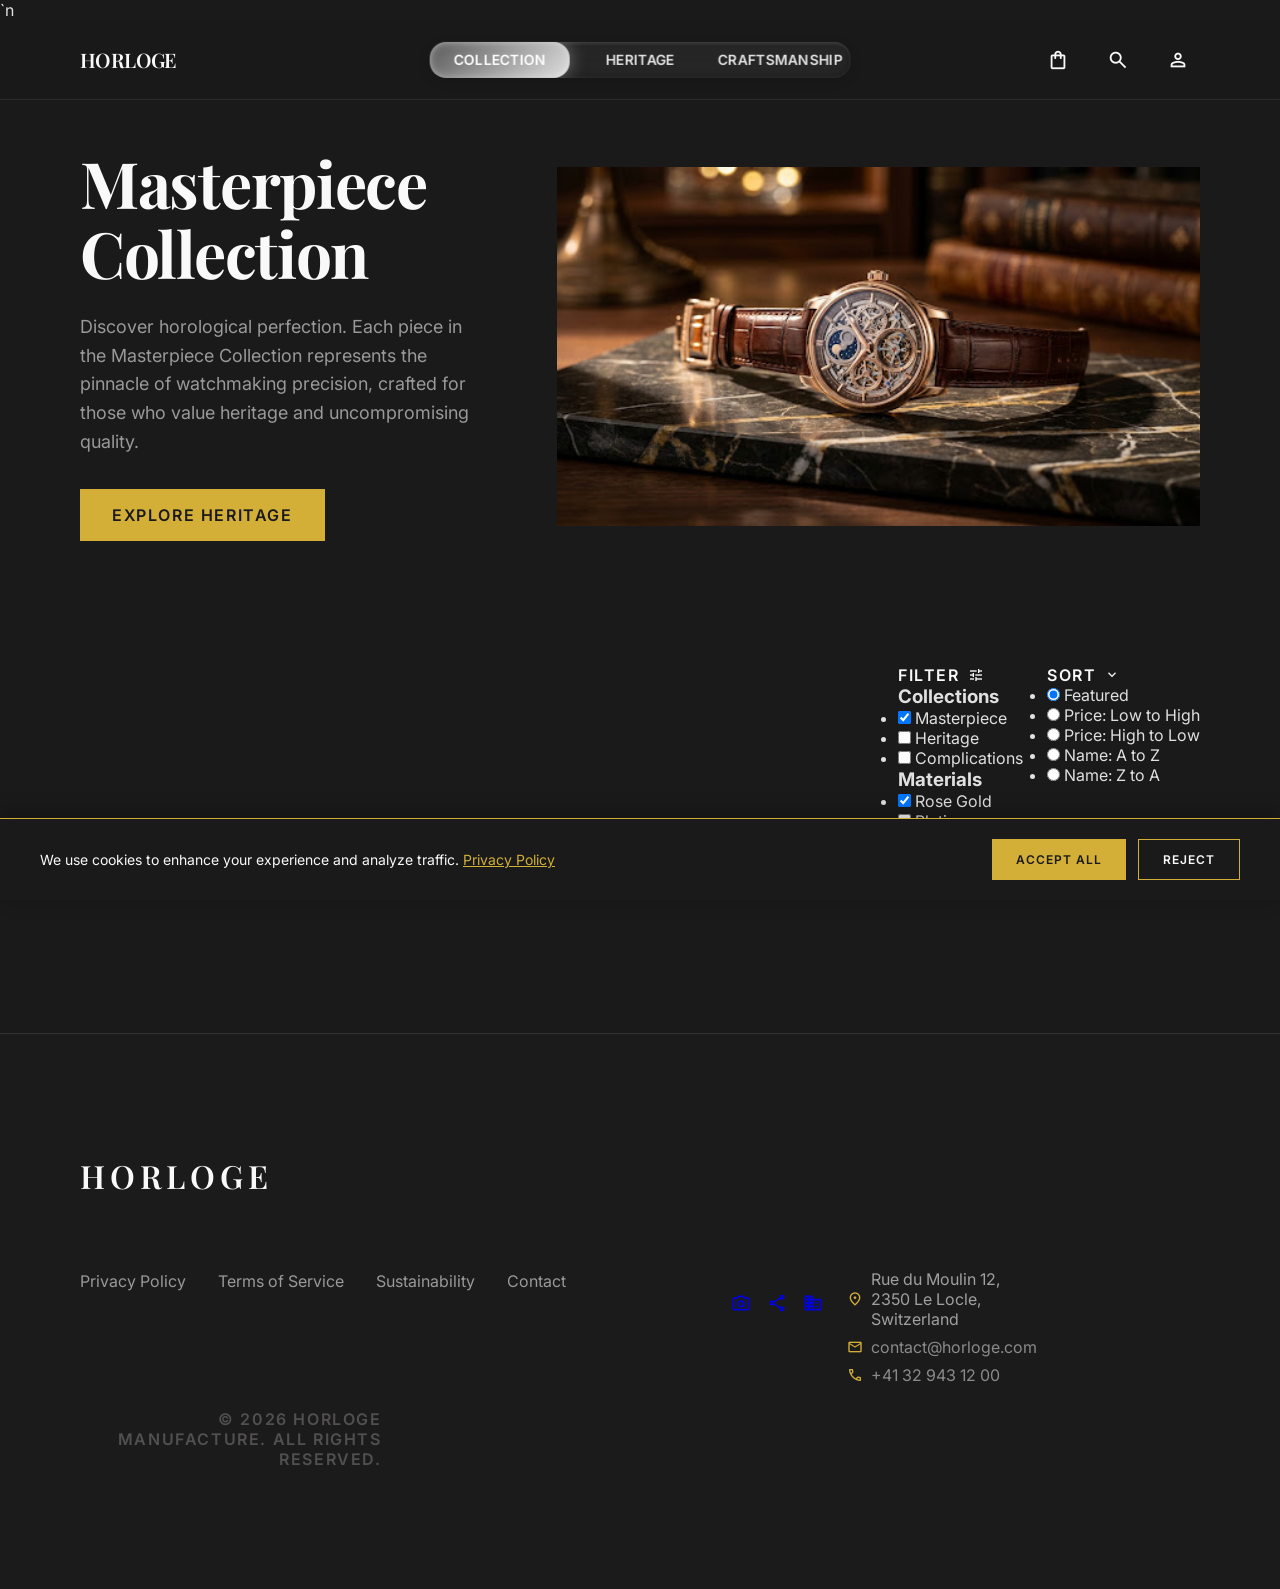
<file: collection.html>
<!DOCTYPE html>
<html lang="en">
<head>
    <meta charset="UTF-8">
    <meta name="viewport" content="width=device-width, initial-scale=1.0">
    <title>HORLOGE - Explore Collection</title>
    <meta name="description" content="Browse the HORLOGE watch collection. From classic dress watches to sporty chronographs, find your perfect luxury timepiece.">
    <link rel="canonical" href="https://horloge.com/collection.html">
    <link rel="icon" type="image/svg+xml" href="favicon.svg">
    <meta property="og:type" content="website">
    <meta property="og:title" content="HORLOGE - Explore Collection">
    <meta property="og:description" content="Browse the HORLOGE watch collection. From classic dress watches to sporty chronographs, find your perfect luxury timepiece.">
    <meta property="og:image" content="https://horloge.com/images/chronograph-lunar.jpg">
    <meta property="og:url" content="https://horloge.com/collection.html">
    <meta name="twitter:card" content="summary_large_image">
    <meta name="twitter:title" content="HORLOGE - Explore Collection">
    <meta name="twitter:description" content="Browse the HORLOGE watch collection. From classic dress watches to sporty chronographs, find your perfect luxury timepiece.">
    <meta name="twitter:image" content="https://horloge.com/images/chronograph-lunar.jpg">
    <link rel="preconnect" href="https://fonts.googleapis.com">
    <link rel="preconnect" href="https://fonts.gstatic.com" crossorigin>
    <link href="https://fonts.googleapis.com/css2?family=Playfair+Display:wght@600;700&family=Inter:wght@400;600&display=swap" rel="stylesheet">
    <link href="https://fonts.googleapis.com/css2?family=Material+Symbols+Outlined:wght,FILL@100..700,0..1&display=swap" rel="stylesheet">
    <link rel="stylesheet" href="shared/styles.css">`n    <script src="analytics.js" defer></script>
    <style>
        *,
        *::before,
        *::after {
            margin: 0;
            padding: 0;
            box-sizing: border-box;
        }

        :root {
            --deep-charcoal: #1A1A1A;
            --rich-gold: #D4AF37;
            --ivory: #F9F9F9;
            --polished-silver: #C0C0C0;
            --white: #FFFFFF;
            --surface-container: #222222;
            --surface-container-low: #2A2A2A;
            --surface-variant: #333333;
            --on-surface: #E0E0E0;
            --on-surface-variant: #999999;
            --primary-container: #1C1B1B;
            --on-primary-container: #858383;
            --font-display: 'Playfair Display', Georgia, serif;
            --font-body: 'Inter', -apple-system, BlinkMacSystemFont, sans-serif;
            --container-max: 1440px;
            --margin-desktop: 80px;
            --margin-mobile: 20px;
            --gutter: 24px;
            --section-gap: 120px;
        }

        html {
            scroll-behavior: smooth;
        }

        body {
            font-family: var(--font-body);
            background-color: var(--deep-charcoal);
            color: var(--on-surface);
            -webkit-font-smoothing: antialiased;
            -moz-osx-font-smoothing: grayscale;
            min-height: 100vh;
            display: flex;
            flex-direction: column;
        }

        ::selection {
            background-color: var(--rich-gold);
            color: var(--deep-charcoal);
        }

        .material-symbols-outlined {
            font-variation-settings: 'FILL' 0, 'wght' 400, 'GRAD' 0, 'opsz' 24;
        }

        /* ============================================
           NAVIGATION
           ============================================ */
        .nav {
            position: sticky;
            top: 0;
            z-index: 50;
            display: flex;
            align-items: center;
            justify-content: space-between;
            height: 80px;
            padding: 0 var(--margin-mobile);
            background-color: rgba(26, 26, 26, 0.95);
            backdrop-filter: blur(12px);
            border-bottom: 1px solid rgba(255, 255, 255, 0.08);
        }

        @media (min-width: 768px) {
            .nav {
                padding: 0 var(--margin-desktop);
            }
        }

        .nav__logo {
            font-family: var(--font-display);
            font-size: 20px;
            font-weight: 600;
            letter-spacing: -0.03em;
            text-decoration: none;
            color: var(--ivory);
            position: relative;
            z-index: 102;
        }

        .nav__logo:hover {
            opacity: 0.7;
        }

        @media (max-width: 767px) {
            .nav__logo {
                position: absolute;
                left: 50%;
                transform: translateX(-50%);
            }
        }

        .nav__icon-btn {
            color: rgba(249, 249, 249, 0.6);
            position: relative;
            padding-bottom: 4px;
            transition: color 0.3s ease;
        }

        .nav__actions {
            display: flex;
            align-items: center;
            gap: 4px;
            flex-shrink: 0;
            position: relative;
            z-index: 102;
        }

        @media (min-width: 768px) {
            .nav__actions { gap: 16px; margin-left: auto; }
        }

        .nav__icon-btn {
            background: none;
            border: none;
            cursor: pointer;
            padding: 6px;
            color: var(--ivory);
            transition: color 0.3s ease;
            display: flex;
            align-items: center;
            justify-content: center;
        }

        .nav__icon-btn:hover {
            color: var(--rich-gold);
        }

        .nav__icon-btn .material-symbols-outlined {
            font-size: 22px;
        }

        @media (min-width: 768px) {
        }

        /* ============================================
           MAIN CONTENT
           ============================================ */
        .main {
            flex: 1;
            max-width: var(--container-max);
            margin: 0 auto;
            width: 100%;
            padding: 32px var(--margin-mobile) 48px;
        }

        @media (min-width: 768px) {
            .main {
                padding: 48px var(--margin-desktop) 96px;
            }
        }

        /* ============================================
           HERO SECTION
           ============================================ */
        .hero {
            margin-bottom: var(--section-gap);
        }

        .hero__grid {
            display: grid;
            grid-template-columns: 1fr;
            gap: var(--gutter);
            align-items: center;
        }

        @media (min-width: 768px) {
            .hero__grid {
                grid-template-columns: repeat(12, 1fr);
                gap: var(--gutter);
            }
        }

        .hero__content {
            margin-bottom: 32px;
        }

        @media (min-width: 768px) {
            .hero__content {
                grid-column: span 5;
                padding-right: 48px;
                margin-bottom: 0;
            }
        }

        .hero__title {
            font-family: var(--font-display);
            font-weight: 700;
            line-height: 1.1;
            letter-spacing: -0.02em;
            margin-bottom: 24px;
            color: var(--ivory);
        }

        @media (max-width: 767px) {
            .hero__title {
                font-size: 40px;
                line-height: 1.2;
                letter-spacing: -0.01em;
            }
        }

        @media (min-width: 768px) {
            .hero__title {
                font-size: 64px;
            }
        }

        .hero__description {
            font-family: var(--font-body);
            font-size: 18px;
            line-height: 1.6;
            color: var(--on-surface-variant);
            margin-bottom: 32px;
            max-width: 480px;
        }

        .hero__btn {
            font-family: var(--font-body);
            font-size: 16px;
            font-weight: 600;
            letter-spacing: 0.1em;
            text-transform: uppercase;
            text-decoration: none;
            padding: 16px 32px;
            background-color: var(--rich-gold);
            color: var(--deep-charcoal);
            border: none;
            cursor: pointer;
            transition: background-color 0.3s ease;
            display: inline-block;
        }

        .hero__btn:hover {
            background-color: var(--white);
        }

        .hero__image-wrapper {
            aspect-ratio: 1.79;
            width: 100%;
            overflow: hidden;
            background-color: var(--surface-container);
            display: flex;
            align-items: center;
            justify-content: center;
            position: relative;
        }

        @media (min-width: 768px) {
            .hero__image-wrapper {
                grid-column: span 7;
            }
        }

        .hero__image {
            width: 100%;
            height: 100%;
            object-fit: cover;
            transition: transform 0.7s ease-out;
        }

        .hero__image-wrapper:hover .hero__image {
            transform: scale(1.05);
        }

        /* ============================================
           FILTER BAR (Mobile)
           ============================================ */
        .filter-bar {
            display: flex;
            justify-content: space-between;
            align-items: center;
            padding: 16px 0;
            margin-bottom: 32px;
            border-bottom: 1px solid var(--surface-variant);
            position: sticky;
            top: 80px;
            z-index: 40;
            background-color: rgba(26, 26, 26, 0.95);
            backdrop-filter: blur(8px);
        }

        @media (min-width: 768px) {
            .filter-bar {
                display: none;
            }
        }

        .filter-bar__btn {
            display: flex;
            align-items: center;
            gap: 8px;
            font-family: var(--font-body);
            font-size: 16px;
            font-weight: 600;
            letter-spacing: 0.1em;
            text-transform: uppercase;
            color: var(--ivory);
            background: none;
            border: none;
            cursor: pointer;
            padding: 8px;
            transition: color 0.3s ease;
        }

        .filter-bar__btn:hover {
            color: var(--rich-gold);
        }

        .filter-bar__btn--filter {
            border: 1px solid var(--surface-variant);
            padding: 8px 16px;
        }

        .filter-bar__btn .material-symbols-outlined {
            font-size: 16px;
        }

        /* ============================================
           COLLECTION HEADER (Desktop)
           ============================================ */
        .collection-header {
            display: none;
            justify-content: space-between;
            align-items: flex-end;
            margin-bottom: 48px;
            border-bottom: 1px solid var(--surface-variant);
            padding-bottom: 16px;
        }

        @media (min-width: 768px) {
            .collection-header {
                display: flex;
            }
        }

        .collection-header__title {
            font-family: var(--font-display);
            font-size: 32px;
            font-weight: 600;
            line-height: 1.3;
            color: var(--ivory);
        }

        .collection-header__actions {
            display: flex;
            gap: 24px;
        }

        .collection-header__action {
            display: flex;
            align-items: center;
            gap: 8px;
            font-family: var(--font-body);
            font-size: 16px;
            font-weight: 600;
            letter-spacing: 0.1em;
            text-transform: uppercase;
            color: var(--ivory);
            background: none;
            border: none;
            cursor: pointer;
            transition: color 0.3s ease;
        }

        .collection-header__action:hover {
            color: var(--rich-gold);
        }

        .collection-header__action .material-symbols-outlined {
            font-size: 16px;
        }

        /* ============================================
           SIDEBAR FILTERS (Desktop)
           ============================================ */
        .content-grid {
            display: grid;
            grid-template-columns: 1fr;
            gap: var(--gutter);
        }

        @media (min-width: 768px) {
            .content-grid {
                grid-template-columns: repeat(12, 1fr);
            }
        }

        .sidebar {
            display: none;
        }

        /* ============================================
           DROPDOWN MENUS (Filter & Sort)
           ============================================ */
        .

        @media (max-width: 767px) 
        }

        .products__header {
            display: flex;
            justify-content: space-between;
            align-items: center;
            margin-bottom: 32px;
            border-bottom: 1px solid var(--surface-variant);
            padding-bottom: 16px;
        }

        .products__count {
            font-family: var(--font-body);
            font-size: 16px;
            line-height: 1.6;
            color: var(--on-surface-variant);
        }

        .products__sort {
            display: flex;
            align-items: center;
            gap: 8px;
            font-family: var(--font-body);
            font-size: 16px;
            font-weight: 600;
            letter-spacing: 0.1em;
            text-transform: uppercase;
            color: var(--ivory);
            background: none;
            border: none;
            cursor: pointer;
            transition: color 0.3s ease;
        }

        .products__sort:hover {
            color: var(--rich-gold);
        }

        .products__sort .material-symbols-outlined {
            font-size: 16px;
        }

        .products__grid {
            display: grid;
            grid-template-columns: 1fr;
            gap: 64px var(--gutter);
        }

        @media (min-width: 640px) {
            .products__grid {
                grid-template-columns: repeat(2, 1fr);
            }
        }

        @media (min-width: 1024px) {
            .products__grid {
                grid-template-columns: repeat(3, 1fr);
            }
        }

        /* ============================================
           PRODUCT CARD (Desktop Grid View)
           ============================================ */
        .product-card {
            cursor: pointer;
        }

        .product-card__image-wrapper {
            aspect-ratio: 1;
            background-color: var(--surface-container);
            margin-bottom: 24px;
            overflow: hidden;
            position: relative;
            border: 1px solid transparent;
            border-radius: 8px;
            transition: border-color 0.3s ease;
        }

        .product-card:hover .product-card__image-wrapper {
            border-color: var(--surface-variant);
        }

        .product-card__image {
            width: 100%;
            height: 100%;
            object-fit: cover;
            transition: transform 0.7s ease-out;
        }

        .product-card:hover .product-card__image {
            transform: scale(1.05);
        }

        .product-card__overlay {
            position: absolute;
            inset: 0;
            background-color: rgba(0, 0, 0, 0);
            transition: background-color 0.3s ease;
        }

        .product-card:hover .product-card__overlay {
            background-color: rgba(0, 0, 0, 0.1);
        }

        .product-card__inquire {
            position: absolute;
            bottom: 16px;
            left: 50%;
            transform: translateX(-50%) translateY(16px);
            background-color: var(--deep-charcoal);
            color: var(--ivory);
            font-family: var(--font-body);
            font-size: 16px;
            font-weight: 600;
            letter-spacing: 0.1em;
            text-transform: uppercase;
            padding: 12px 24px;
            border: 1px solid rgba(212, 175, 55, 0.4);
            cursor: pointer;
            opacity: 0;
            transition: all 0.3s ease;
            text-decoration: none;
            display: inline-block;
            overflow: hidden;
            border-radius: 2px;
            z-index: 2;
            white-space: nowrap;
        }

        /* Mobile: always visible */
        @media (max-width: 767px) {
            .product-card__inquire {
                opacity: 1;
                transform: translateX(-50%) translateY(0);
            }
        }

        .product-card__inquire::after {
            content: "";
            position: absolute;
            top: 0;
            left: 0;
            width: 0%;
            height: 100%;
            background: var(--rich-gold);
            transition: width 0.4s ease-in-out;
            z-index: -1;
        }

        .product-card__inquire:hover::after {
            width: 100%;
        }

        .product-card__inquire:hover {
            color: var(--deep-charcoal);
            border-color: var(--rich-gold);
            animation: btnScaleUp 0.3s ease-in-out;
        }

        @keyframes btnScaleUp {
            0% { transform: translateX(-50%) translateY(0) scale(1); }
            50% { transform: translateX(-50%) translateY(0) scale(0.95); }
            100% { transform: translateX(-50%) translateY(0) scale(1); }
        }

        .product-card:hover .product-card__inquire {
            opacity: 1;
            transform: translateX(-50%) translateY(0);
        }

        .product-card__info {
            text-align: center;
        }

        .product-card__category {
            font-family: var(--font-body);
            font-size: 16px;
            font-weight: 600;
            letter-spacing: 0.1em;
            text-transform: uppercase;
            color: var(--rich-gold);
            margin-bottom: 8px;
        }

        .product-card__name {
            font-family: var(--font-display);
            font-size: 20px;
            font-weight: 600;
            line-height: 1.3;
            color: var(--ivory);
            margin-bottom: 8px;
        }

        .product-card__price {
            font-family: var(--font-body);
            font-size: 16px;
            line-height: 1.6;
            color: var(--on-surface-variant);
        }

        /* ============================================
           PRODUCT CARD (Mobile List View)
           ============================================ */
        .product-item {
            display: none;
        }

        @media (max-width: 767px) {
            .product-item {
                display: flex;
                flex-direction: column;
                cursor: pointer;
            }
        }

        .product-item__image-wrapper {
            position: relative;
            width: 100%;
            aspect-ratio: 4/5;
            background-color: var(--surface-container);
            overflow: hidden;
            margin-bottom: 16px;
        }

        .product-item__image {
            width: 100%;
            height: 100%;
            object-fit: cover;
            transition: transform 0.7s ease-out;
        }

        .product-item:hover .product-item__image {
            transform: scale(1.05);
        }

        .product-item__overlay {
            position: absolute;
            inset: 0;
            background-color: rgba(0, 0, 0, 0);
            transition: background-color 0.3s ease;
        }

        .product-item:hover .product-item__overlay {
            background-color: rgba(0, 0, 0, 0.05);
        }

        .product-item__info {
            display: flex;
            justify-content: space-between;
            align-items: flex-start;
        }

        .product-item__details {
            flex: 1;
        }

        .product-item__name {
            font-family: var(--font-display);
            font-size: 24px;
            font-weight: 600;
            line-height: 1.4;
            color: var(--ivory);
            margin-bottom: 4px;
        }

        .product-item__description {
            font-family: var(--font-body);
            font-size: 16px;
            line-height: 1.6;
            color: var(--on-surface-variant);
        }

        .product-item__price {
            font-family: var(--font-body);
            font-size: 16px;
            font-weight: 600;
            letter-spacing: 0.1em;
            text-transform: uppercase;
            color: var(--rich-gold);
            flex-shrink: 0;
        }

        /* ============================================
           LOAD MORE
           ============================================ */
        .load-more {
            margin-top: 64px;
            text-align: center;
        }

        .load-more__btn {
            font-family: var(--font-body);
            font-size: 16px;
            font-weight: 600;
            letter-spacing: 0.1em;
            text-transform: uppercase;
            padding: 16px 48px;
            background-color: transparent;
            color: var(--ivory);
            border: 1px solid var(--polished-silver);
            cursor: pointer;
            transition: all 0.3s ease;
        }

        .load-more__btn:hover {
            background-color: var(--ivory);
            color: var(--deep-charcoal);
            border-color: var(--ivory);
        }

        /* ============================================
           FOOTER
           ============================================ */
        .footer {
            background-color: var(--primary-container);
            padding: var(--section-gap) 0;
            margin-top: auto;
            border-top: 1px solid var(--surface-variant);
        }

        .footer__inner {
            max-width: var(--container-max);
            margin: 0 auto;
            padding: 0 var(--margin-mobile);
            display: grid;
            grid-template-columns: 1fr;
            gap: var(--gutter);
        }

        @media (min-width: 768px) {
            .footer__inner {
                padding: 0 var(--margin-desktop);
                grid-template-columns: repeat(12, 1fr);
            }
        }

        .footer__brand {
            grid-column: span 1;
        }

        @media (min-width: 768px) {
            .footer__brand {
                grid-column: span 12;
                margin-bottom: 48px;
            }
        }

        .footer__logo {
            font-family: var(--font-display);
            font-size: 32px;
            font-weight: 600;
            letter-spacing: 0.15em;
            text-transform: uppercase;
            color: var(--ivory);
        }

        .footer__links-group {
            grid-column: span 1;
        }

        @media (min-width: 768px) {
            .footer__links-group {
                grid-column: span 8;
                display: flex;
                gap: 64px;
                margin-bottom: 32px;
            }
        }

        .footer__links {
            list-style: none;
            display: flex;
            flex-direction: column;
            gap: 16px;
        }

        @media (min-width: 768px) {
            .footer__links {
                flex-direction: row;
                gap: 32px;
            }
        }

        .footer__link {
            font-family: var(--font-body);
            font-size: 16px;
            line-height: 1.6;
            color: var(--on-surface-variant);
            text-decoration: none;
            transition: color 0.2s ease;
        }

        .footer__link:hover {
            color: var(--rich-gold);
        }

        .footer__copyright {
            grid-column: span 1;
        }

        @media (min-width: 768px) {
            .footer__copyright {
                grid-column: span 4;
                display: flex;
                align-items: flex-end;
                justify-content: flex-end;
            }
        }

        .footer__copyright-text {
            font-family: var(--font-body);
            font-size: 16px;
            font-weight: 600;
            letter-spacing: 0.1em;
            text-transform: uppercase;
            color: rgba(133, 131, 131, 0.5);
        }

        /* ============================================
           FOCUS STATES
           ============================================ */
        .nav__link:focus-visible,
        .nav__logo:focus-visible,
        .nav__icon-btn:focus-visible,
        .nav__menu-btn:focus-visible,
        .hero__btn:focus-visible,
        .product-card:focus-visible,
        .product-item:focus-visible,
        .load-more__btn:focus-visible,
        .sidebar__item:focus-visible,
        .footer__link:focus-visible {
            outline: 2px solid var(--rich-gold);
            outline-offset: 4px;
        }

        /* ============================================
           REDUCED MOTION
           ============================================ */
        @media (prefers-reduced-motion: reduce) {
            *,
            *::before,
            *::after {
                animation-duration: 0.01ms !important;
                animation-iteration-count: 1 !important;
                transition-duration: 0.01ms !important;
            }
        }

        /* ============================================
           MOBILE MENU
           ============================================ */
        .mobile-menu {
            position: fixed;
            inset: 0;
            z-index: 200;
            background-color: var(--deep-charcoal);
            display: flex;
            flex-direction: column;
            opacity: 0;
            visibility: hidden;
            transition: opacity 0.3s ease, visibility 0.3s ease;
        }

        .mobile-menu.is-open {
            opacity: 1;
            visibility: visible;
        }

        .mobile-menu__header {
            display: flex;
            align-items: center;
            justify-content: space-between;
            height: 80px;
            padding: 0 var(--margin-mobile);
            border-bottom: 1px solid rgba(255, 255, 255, 0.1);
        }

        .mobile-menu__logo {
            font-family: var(--font-display);
            font-size: 20px;
            font-weight: 600;
            letter-spacing: -0.03em;
            color: var(--ivory);
        }

        .mobile-menu__close {
            background: none;
            border: none;
            cursor: pointer;
            padding: 8px;
            color: var(--ivory);
        }

        .mobile-menu__close .material-symbols-outlined {
            font-size: 28px;
        }

        .mobile-menu__nav {
            flex: 1;
            display: flex;
            flex-direction: column;
            justify-content: center;
            align-items: center;
            gap: 32px;
            padding: 48px var(--margin-mobile);
        }

        .mobile-menu__link {
            font-family: var(--font-body);
            font-size: 16px;
            font-weight: 600;
            letter-spacing: 0.1em;
            text-transform: uppercase;
            text-decoration: none;
            color: rgba(249, 249, 249, 0.6);
            transition: color 0.3s ease;
        }

        .mobile-menu__link:hover,
        .mobile-menu__link--active {
            color: var(--ivory);
        }

        .mobile-menu__actions {
            display: flex;
            justify-content: center;
            gap: 32px;
            padding: 32px var(--margin-mobile);
            border-top: 1px solid rgba(255, 255, 255, 0.1);
        }

        .mobile-menu__icon-btn {
            background: none;
            border: none;
            cursor: pointer;
            padding: 12px;
            color: var(--ivory);
            transition: color 0.3s ease;
        }

        .mobile-menu__icon-btn:hover {
            color: var(--rich-gold);
        }

        .mobile-menu__icon-btn .material-symbols-outlined {
            font-size: 24px;
        }

        @media (min-width: 768px) {
            .mobile-menu {
                display: none;
            }
        }

        /* ============================================
           SEARCH OVERLAY
           ============================================ */
        .search-overlay {
            position: fixed;
            inset: 0;
            z-index: 300;
            background-color: rgba(26, 26, 26, 0.98);
            display: flex;
            flex-direction: column;
            opacity: 0;
            visibility: hidden;
            transition: opacity 0.3s ease, visibility 0.3s ease;
        }

        .search-overlay.is-open {
            opacity: 1;
            visibility: visible;
        }

        .search-overlay__header {
            display: flex;
            align-items: center;
            justify-content: space-between;
            height: 80px;
            padding: 0 var(--margin-mobile);
            border-bottom: 1px solid rgba(255, 255, 255, 0.1);
        }

        @media (min-width: 768px) {
            .search-overlay__header {
                padding: 0 var(--margin-desktop);
            }
        }

        .search-overlay__close {
            background: none;
            border: none;
            cursor: pointer;
            padding: 8px;
            color: var(--ivory);
        }

        .search-overlay__close .material-symbols-outlined {
            font-size: 28px;
        }

        .search-overlay__body {
            flex: 1;
            display: flex;
            flex-direction: column;
            align-items: center;
            justify-content: center;
            padding: 0 var(--margin-mobile);
        }

        .search-overlay__input-wrapper {
            width: 100%;
            max-width: 600px;
            position: relative;
        }

        .search-overlay__input {
            width: 100%;
            background: transparent;
            border: none;
            border-bottom: 2px solid rgba(255, 255, 255, 0.2);
            padding: 16px 0;
            font-family: var(--font-display);
            font-size: 32px;
            font-weight: 600;
            color: var(--ivory);
            outline: none;
            transition: border-color 0.3s ease;
        }

        .search-overlay__input::placeholder {
            color: rgba(255, 255, 255, 0.3);
        }

        .search-overlay__input:focus {
            border-bottom-color: var(--rich-gold);
        }

        .search-overlay__hint {
            margin-top: 16px;
            font-family: var(--font-body);
            font-size: 16px;
            color: rgba(255, 255, 255, 0.4);
            letter-spacing: 0.05em;
        }

        .search-overlay__results {
            width: 100%;
            max-width: 600px;
            margin-top: 48px;
        }

        .search-overlay__result-item {
            display: flex;
            align-items: center;
            gap: 16px;
            padding: 16px 0;
            border-bottom: 1px solid rgba(255, 255, 255, 0.08);
            text-decoration: none;
            transition: opacity 0.3s ease;
        }

        .search-overlay__result-item:hover {
            opacity: 0.7;
        }

        .search-overlay__result-img {
            width: 60px;
            height: 60px;
            object-fit: cover;
            background-color: var(--surface-variant);
        }

        .search-overlay__result-info {
            flex: 1;
        }

        .search-overlay__result-name {
            font-family: var(--font-body);
            font-size: 16px;
            font-weight: 600;
            color: var(--ivory);
            margin-bottom: 4px;
        }

        .search-overlay__result-price {
            font-family: var(--font-body);
            font-size: 16px;
            color: var(--rich-gold);
        }

        /* ============================================
           CART OVERLAY
           ============================================ */
        .cart-overlay {
            position: fixed;
            inset: 0;
            z-index: 300;
            display: flex;
            justify-content: flex-end;
            opacity: 0;
            visibility: hidden;
            transition: opacity 0.3s ease, visibility 0.3s ease;
        }

        .cart-overlay.is-open {
            opacity: 1;
            visibility: visible;
        }

        .cart-overlay__backdrop {
            position: absolute;
            inset: 0;
            background-color: rgba(0, 0, 0, 0.6);
        }

        .cart-overlay__panel {
            position: relative;
            width: 100%;
            max-width: 420px;
            background-color: var(--deep-charcoal);
            border-left: 1px solid rgba(255, 255, 255, 0.1);
            display: flex;
            flex-direction: column;
            transform: translateX(100%);
            transition: transform 0.3s ease;
        }

        .cart-overlay.is-open .cart-overlay__panel {
            transform: translateX(0);
        }

        .cart-overlay__header {
            display: flex;
            align-items: center;
            justify-content: space-between;
            height: 80px;
            padding: 0 24px;
            border-bottom: 1px solid rgba(255, 255, 255, 0.1);
        }

        .cart-overlay__title {
            font-family: var(--font-body);
            font-size: 16px;
            font-weight: 600;
            letter-spacing: 0.1em;
            text-transform: uppercase;
            color: var(--ivory);
        }

        .cart-overlay__close {
            background: none;
            border: none;
            cursor: pointer;
            padding: 8px;
            color: var(--ivory);
        }

        .cart-overlay__close .material-symbols-outlined {
            font-size: 24px;
        }

        .cart-overlay__body {
            flex: 1;
            overflow-y: auto;
            padding: 24px;
        }

        .cart-overlay__empty {
            display: flex;
            flex-direction: column;
            align-items: center;
            justify-content: center;
            height: 100%;
            text-align: center;
        }

        .cart-overlay__empty-icon {
            font-size: 48px;
            color: rgba(255, 255, 255, 0.2);
            margin-bottom: 16px;
        }

        .cart-overlay__empty-text {
            font-family: var(--font-body);
            font-size: 16px;
            color: rgba(255, 255, 255, 0.5);
        }

        .cart-item {
            display: flex;
            gap: 16px;
            padding: 16px 0;
            border-bottom: 1px solid rgba(255, 255, 255, 0.08);
        }

        .cart-item__img {
            width: 80px;
            height: 80px;
            object-fit: cover;
            background-color: var(--surface-variant);
        }

        .cart-item__info {
            flex: 1;
        }

        .cart-item__name {
            font-family: var(--font-body);
            font-size: 16px;
            font-weight: 600;
            color: var(--ivory);
            margin-bottom: 4px;
        }

        .cart-item__price {
            font-family: var(--font-body);
            font-size: 16px;
            color: var(--rich-gold);
            margin-bottom: 12px;
        }

        .cart-item__qty {
            display: flex;
            align-items: center;
            gap: 12px;
        }

        .cart-item__qty-btn {
            width: 28px;
            height: 28px;
            display: flex;
            align-items: center;
            justify-content: center;
            background: transparent;
            border: 1px solid rgba(255, 255, 255, 0.2);
            color: var(--ivory);
            cursor: pointer;
            font-size: 16px;
            transition: border-color 0.3s ease;
        }

        .cart-item__qty-btn:hover {
            border-color: var(--rich-gold);
        }

        .cart-item__qty-num {
            font-family: var(--font-body);
            font-size: 16px;
            color: var(--ivory);
            min-width: 20px;
            text-align: center;
        }

        .cart-overlay__footer {
            padding: 24px;
            border-top: 1px solid rgba(255, 255, 255, 0.1);
        }

        .cart-overlay__subtotal {
            display: flex;
            justify-content: space-between;
            margin-bottom: 24px;
        }

        .cart-overlay__subtotal-label {
            font-family: var(--font-body);
            font-size: 16px;
            color: rgba(255, 255, 255, 0.6);
        }

        .cart-overlay__subtotal-price {
            font-family: var(--font-body);
            font-size: 16px;
            font-weight: 600;
            color: var(--ivory);
        }

        .cart-overlay__checkout {
            display: block;
            width: 100%;
            padding: 16px;
            background-color: var(--rich-gold);
            color: var(--deep-charcoal);
            font-family: var(--font-body);
            font-size: 16px;
            font-weight: 600;
            letter-spacing: 0.1em;
            text-transform: uppercase;
            text-align: center;
            text-decoration: none;
            border: none;
            cursor: pointer;
            transition: background-color 0.3s ease;
        }

        .cart-overlay__checkout:hover {
            background-color: var(--white);
        }

        /* ============================================
           ACCOUNT OVERLAY
           ============================================ */
        .account-overlay {
            position: fixed;
            inset: 0;
            z-index: 300;
            background-color: rgba(26, 26, 26, 0.98);
            display: flex;
            flex-direction: column;
            opacity: 0;
            visibility: hidden;
            transition: opacity 0.3s ease, visibility 0.3s ease;
        }

        .account-overlay.is-open {
            opacity: 1;
            visibility: visible;
        }

        .account-overlay__header {
            display: flex;
            align-items: center;
            justify-content: space-between;
            height: 80px;
            padding: 0 var(--margin-mobile);
            border-bottom: 1px solid rgba(255, 255, 255, 0.1);
        }

        @media (min-width: 768px) {
            .account-overlay__header {
                padding: 0 var(--margin-desktop);
            }
        }

        .account-overlay__close {
            background: none;
            border: none;
            cursor: pointer;
            padding: 8px;
            color: var(--ivory);
        }

        .account-overlay__close .material-symbols-outlined {
            font-size: 28px;
        }

        .account-overlay__body {
            flex: 1;
            display: flex;
            flex-direction: column;
            align-items: center;
            justify-content: center;
            padding: 0 var(--margin-mobile);
        }

        .account-overlay__icon {
            font-size: 48px;
            color: rgba(255, 255, 255, 0.2);
            margin-bottom: 24px;
        }

        .account-overlay__title {
            font-family: var(--font-display);
            font-size: 28px;
            font-weight: 600;
            color: var(--ivory);
            margin-bottom: 16px;
        }

        .account-overlay__text {
            font-family: var(--font-body);
            font-size: 16px;
            color: rgba(255, 255, 255, 0.5);
            margin-bottom: 32px;
            text-align: center;
            max-width: 320px;
        }

        .account-overlay__actions {
            display: flex;
            flex-direction: column;
            gap: 16px;
            width: 100%;
            max-width: 280px;
        }

        .account-overlay__btn {
            display: block;
            width: 100%;
            padding: 16px;
            font-family: var(--font-body);
            font-size: 16px;
            font-weight: 600;
            letter-spacing: 0.1em;
            text-transform: uppercase;
            text-align: center;
            text-decoration: none;
            border: none;
            cursor: pointer;
            transition: all 0.3s ease;
        }

        .account-overlay__btn--primary {
            background-color: var(--rich-gold);
            color: var(--deep-charcoal);
        }

        .account-overlay__btn--primary:hover {
            background-color: var(--white);
        }

        .account-overlay__btn--secondary {
            background-color: transparent;
            border: 1px solid rgba(192, 192, 192, 0.3);
            color: var(--ivory);
        }

        .account-overlay__btn--secondary:hover {
            border-color: var(--rich-gold);
            color: var(--rich-gold);
        }
    </style>
    <link rel="stylesheet" href="animations.css">
</head>
<body>
    <a href="#main" class="skip-link">Skip to content</a>
    <!-- Navigation -->
    <header>
    <nav class="nav" role="navigation" aria-label="Main navigation">
        <button class="nav__menu-btn" aria-label="Toggle menu">
            <span class="menu-icon">
                <svg viewBox="0 0 80 80" width="28" height="28">
                    <rect width="80" height="15" fill="#f0f0f0" rx="10" />
                    <rect y="30" width="80" height="15" fill="#f0f0f0" rx="10" />
                    <rect y="60" width="80" height="15" fill="#f0f0f0" rx="10" />
                </svg>
            </span>
            <span class="menu-text">MENU</span>
        </button>

        <a href="index.html" class="nav__logo">HORLOGE</a>

        <div class="glass-radio-group">
            <input type="radio" name="nav-material" id="nav-collection" checked>
            <label for="nav-collection">Collection</label>
            <input type="radio" name="nav-material" id="nav-heritage">
            <label for="nav-heritage">Heritage</label>
            <input type="radio" name="nav-material" id="nav-craftsmanship">
            <label for="nav-craftsmanship">Craftsmanship</label>
            <div class="glass-glider"></div>
        </div>

        <div class="nav__actions">            <button class="nav__icon-btn" aria-label="Shopping bag" aria-live="polite">                <span class="material-symbols-outlined">shopping_bag</span>            </button>            <button class="nav__icon-btn" aria-label="Search">                <span class="material-symbols-outlined">search</span>            </button>            <button class="nav__icon-btn" aria-label="Account">                <span class="material-symbols-outlined">person</span>            </button>        </div>
    </nav>
</header>

    <!-- Mobile Menu -->
    <div class="mobile-menu" role="dialog" aria-modal="true" aria-labelledby="mobileMenuTitle" id="mobileMenu" role="dialog" aria-label="Mobile navigation">
        <div class="mobile-menu__header">
            <span id="mobileMenuTitle" class="mobile-menu__logo">HORLOGE</span>
            <button class="mobile-menu__close" id="mobileMenuClose" aria-label="Close menu">
                <span class="material-symbols-outlined">close</span>
            </button>
        </div>
        <nav class="mobile-menu__nav">
            <div class="glass-radio-group--mobile">
                <input type="radio" name="nav-material-mobile" id="nav-collection-mobile" checked>
                <label for="nav-collection-mobile">Collection</label>
                <input type="radio" name="nav-material-mobile" id="nav-heritage-mobile">
                <label for="nav-heritage-mobile">Heritage</label>
                <input type="radio" name="nav-material-mobile" id="nav-craftsmanship-mobile">
                <label for="nav-craftsmanship-mobile">Craftsmanship</label>
                <div class="glass-glider"></div>
            </div>
        </nav>
        <div class="mobile-menu__actions">
            <button class="mobile-menu__icon-btn" aria-label="Search">
                <span class="material-symbols-outlined">search</span>
            </button>
            <button class="mobile-menu__icon-btn" aria-label="Shopping bag">
                <span class="material-symbols-outlined">shopping_bag</span>
            </button>
            <button class="mobile-menu__icon-btn" aria-label="Account">
                <span class="material-symbols-outlined">person</span>
            </button>
        </div>
    </div>

    <!-- Search Overlay -->
    <div class="search-overlay" role="dialog" aria-modal="true" aria-labelledby="searchTitle" id="searchOverlay" role="dialog" aria-label="Search">
        <div class="search-overlay__header">
            <span id="mobileMenuTitle" class="mobile-menu__logo">HORLOGE</span>
            <button class="search-overlay__close" id="searchOverlayClose" aria-label="Close search">
                <span class="material-symbols-outlined">close</span>
            </button>
        </div>
        <div class="search-overlay__body">
            <div class="search-overlay__input-wrapper">
                <input type="text" class="search-overlay__input" id="searchInput" placeholder="Search watches..." autocomplete="off">
                <p class="search-overlay__hint">Press Enter to search or ESC to close</p>
            </div>
            <div class="search-overlay__results" id="searchResults"></div>
        </div>
    </div>

    <!-- Cart Overlay -->
    <div class="cart-overlay" role="dialog" aria-modal="true" aria-labelledby="cartTitle" id="cartOverlay" role="dialog" aria-label="Shopping cart">
        <div class="cart-overlay__backdrop" id="cartBackdrop"></div>
        <div class="cart-overlay__panel">
            <div class="cart-overlay__header">
                <span class="cart-overlay__title">Your Cart (0)</span>
                <button class="cart-overlay__close" id="cartOverlayClose" aria-label="Close cart">
                    <span class="material-symbols-outlined">close</span>
                </button>
            </div>
            <div class="cart-overlay__body">
                <div class="cart-overlay__empty">
                    <span class="material-symbols-outlined cart-overlay__empty-icon">shopping_bag</span>
                    <p class="cart-overlay__empty-text">Your cart is empty</p>
                </div>
            </div>
            <div class="cart-overlay__footer">
                <div class="cart-overlay__subtotal">
                    <span class="cart-overlay__subtotal-label">Subtotal</span>
                    <span class="cart-overlay__subtotal-price">$0</span>
                </div>
                <a href="checkouts.html" class="cart-overlay__checkout">Proceed to Checkout</a>
            </div>
        </div>
    </div>

    <!-- Account Overlay -->
    <div class="account-overlay" role="dialog" aria-modal="true" aria-labelledby="accountTitle" id="accountOverlay" role="dialog" aria-label="Account">
        <div class="account-overlay__header">
            <span id="mobileMenuTitle" class="mobile-menu__logo">HORLOGE</span>
            <button class="account-overlay__close" id="accountOverlayClose" aria-label="Close account">
                <span class="material-symbols-outlined">close</span>
            </button>
        </div>
        <div class="account-overlay__body">
            <span class="material-symbols-outlined account-overlay__icon">person</span>
            <p class="account-overlay__title" style="font-family: var(--font-display); font-size: 28px; font-weight: 500; color: var(--ivory);">Welcome</p>
            <p class="account-overlay__text">Sign in to access your account, order history, and wishlist.</p>
            <div class="account-overlay__actions">
                <a href="signin.html" class="account-overlay__btn account-overlay__btn--primary">Sign In</a>
                <a href="signup.html" class="account-overlay__btn account-overlay__btn--secondary">Create Account</a>
            </div>
        </div>
    </div>

    <!-- Main Content -->
    <main class="main" id="main">
        <!-- Hero Section -->
        <section class="hero" aria-label="Featured collection">
            <div class="hero__grid">
                <div class="hero__content">
                    <h1 class="hero__title">Masterpiece Collection</h1>
                    <p class="hero__description">
                        Discover horological perfection. Each piece in the Masterpiece Collection represents the pinnacle of watchmaking precision, crafted for those who value heritage and uncompromising quality.
                    </p>
                    <a href="#collection" class="hero__btn">Explore Heritage</a>
                </div>
                <div class="hero__image-wrapper">
                    <img
                        src="images/featured-watch.jpg"
                        alt="Featured luxury watch displayed on dark marble surface with warm ambient lighting"
                        class="hero__image"
                        width="960"
                        height="536"
                        loading="eager"
                        fetchpriority="high"
                    >
                </div>
            </div>
        </section>

        <!-- Filter Bar (Mobile) -->
        <div class="filter-bar" role="toolbar" aria-label="Filter and sort options">
            <div class="dropdown" id="mobileFilterDropdown">
                <button class="filter-bar__btn filter-bar__btn--filter dropdown__trigger" aria-label="Filter products" aria-haspopup="true" aria-expanded="false">
                    <span class="material-symbols-outlined">tune</span>
                    Filter
                </button>
                <div class="dropdown__menu" role="menu" aria-label="Filter options">
                    <div class="dropdown__section">
                        <h3 class="dropdown__section-title">Collections</h3>
                        <ul class="dropdown__list" role="listbox" id="mobileFilterCollections">
                            <li>
                                <label class="dropdown__item" role="menuitemcheckbox" aria-checked="true">
                                    <input type="checkbox" value="Masterpiece" checked aria-label="Masterpiece collection">
                                    <span class="dropdown__check"></span>
                                    Masterpiece
                                </label>
                            </li>
                            <li>
                                <label class="dropdown__item" role="menuitemcheckbox" aria-checked="false">
                                    <input type="checkbox" value="Heritage" aria-label="Heritage collection">
                                    <span class="dropdown__check"></span>
                                    Heritage
                                </label>
                            </li>
                            <li>
                                <label class="dropdown__item" role="menuitemcheckbox" aria-checked="false">
                                    <input type="checkbox" value="Complications" aria-label="Complications collection">
                                    <span class="dropdown__check"></span>
                                    Complications
                                </label>
                            </li>
                        </ul>
                    </div>
                    <div class="dropdown__section">
                        <h3 class="dropdown__section-title">Materials</h3>
                        <ul class="dropdown__list" role="listbox" id="mobileFilterMaterials">
                            <li>
                                <label class="dropdown__item" role="menuitemcheckbox" aria-checked="true">
                                    <input type="checkbox" value="Rose Gold" checked aria-label="Rose Gold material">
                                    <span class="dropdown__check"></span>
                                    Rose Gold
                                </label>
                            </li>
                            <li>
                                <label class="dropdown__item" role="menuitemcheckbox" aria-checked="false">
                                    <input type="checkbox" value="Platinum" aria-label="Platinum material">
                                    <span class="dropdown__check"></span>
                                    Platinum
                                </label>
                            </li>
                            <li>
                                <label class="dropdown__item" role="menuitemcheckbox" aria-checked="false">
                                    <input type="checkbox" value="Stainless Steel" aria-label="Stainless Steel material">
                                    <span class="dropdown__check"></span>
                                    Stainless Steel
                                </label>
                            </li>
                        </ul>
                    </div>
                    <div class="dropdown__actions">
                        <button class="dropdown__reset" id="mobileFilterReset">Clear All</button>
                        <button class="dropdown__apply" id="mobileFilterApply">Apply</button>
                    </div>
                </div>
            </div>
            <div class="dropdown" id="mobileSortDropdown">
                <button class="filter-bar__btn dropdown__trigger" aria-label="Sort products" aria-haspopup="true" aria-expanded="false">
                    Sort
                    <span class="material-symbols-outlined">expand_more</span>
                </button>
                <div class="dropdown__menu" role="menu" aria-label="Sort options">
                    <ul class="dropdown__list" role="listbox" id="mobileSortOptions">
                        <li>
                            <label class="dropdown__item" role="menuitemradio" aria-checked="true">
                                <input type="radio" name="mobileSort" value="featured" checked aria-label="Featured">
                                <span class="dropdown__radio"></span>
                                Featured
                            </label>
                        </li>
                        <li>
                            <label class="dropdown__item" role="menuitemradio" aria-checked="false">
                                <input type="radio" name="mobileSort" value="price-asc" aria-label="Price: Low to High">
                                <span class="dropdown__radio"></span>
                                Price: Low to High
                            </label>
                        </li>
                        <li>
                            <label class="dropdown__item" role="menuitemradio" aria-checked="false">
                                <input type="radio" name="mobileSort" value="price-desc" aria-label="Price: High to Low">
                                <span class="dropdown__radio"></span>
                                Price: High to Low
                            </label>
                        </li>
                        <li>
                            <label class="dropdown__item" role="menuitemradio" aria-checked="false">
                                <input type="radio" name="mobileSort" value="name-asc" aria-label="Name: A to Z">
                                <span class="dropdown__radio"></span>
                                Name: A to Z
                            </label>
                        </li>
                        <li>
                            <label class="dropdown__item" role="menuitemradio" aria-checked="false">
                                <input type="radio" name="mobileSort" value="name-desc" aria-label="Name: Z to A">
                                <span class="dropdown__radio"></span>
                                Name: Z to A
                            </label>
                        </li>
                    </ul>
                </div>
            </div>
        </div>

        <!-- Collection Header (Desktop) -->
        <div class="collection-header" id="collection">
            <h2 class="collection-header__title">Explore Collection</h2>
            <div class="collection-header__actions">
                <div class="dropdown" id="desktopFilterDropdown">
                    <button class="collection-header__action dropdown__trigger" aria-label="Filter products" aria-haspopup="true" aria-expanded="false">
                        Filter
                        <span class="material-symbols-outlined">tune</span>
                    </button>
                    <div class="dropdown__menu dropdown__menu--filter" role="menu" aria-label="Filter options">
                        <div class="dropdown__section">
                            <h3 class="dropdown__section-title">Collections</h3>
                            <ul class="dropdown__list" role="listbox" id="desktopFilterCollections">
                                <li>
                                    <label class="dropdown__item" role="menuitemcheckbox" aria-checked="true">
                                        <input type="checkbox" value="Masterpiece" checked aria-label="Masterpiece collection">
                                        <span class="dropdown__check"></span>
                                        Masterpiece
                                    </label>
                                </li>
                                <li>
                                    <label class="dropdown__item" role="menuitemcheckbox" aria-checked="false">
                                        <input type="checkbox" value="Heritage" aria-label="Heritage collection">
                                        <span class="dropdown__check"></span>
                                        Heritage
                                    </label>
                                </li>
                                <li>
                                    <label class="dropdown__item" role="menuitemcheckbox" aria-checked="false">
                                        <input type="checkbox" value="Complications" aria-label="Complications collection">
                                        <span class="dropdown__check"></span>
                                        Complications
                                    </label>
                                </li>
                            </ul>
                        </div>
                        <div class="dropdown__section">
                            <h3 class="dropdown__section-title">Materials</h3>
                            <ul class="dropdown__list" role="listbox" id="desktopFilterMaterials">
                                <li>
                                    <label class="dropdown__item" role="menuitemcheckbox" aria-checked="true">
                                        <input type="checkbox" value="Rose Gold" checked aria-label="Rose Gold material">
                                        <span class="dropdown__check"></span>
                                        Rose Gold
                                    </label>
                                </li>
                                <li>
                                    <label class="dropdown__item" role="menuitemcheckbox" aria-checked="false">
                                        <input type="checkbox" value="Platinum" aria-label="Platinum material">
                                        <span class="dropdown__check"></span>
                                        Platinum
                                    </label>
                                </li>
                                <li>
                                    <label class="dropdown__item" role="menuitemcheckbox" aria-checked="false">
                                        <input type="checkbox" value="Stainless Steel" aria-label="Stainless Steel material">
                                        <span class="dropdown__check"></span>
                                        Stainless Steel
                                    </label>
                                </li>
                            </ul>
                        </div>
                        <div class="dropdown__actions">
                            <button class="dropdown__reset" id="desktopFilterReset">Clear All</button>
                            <button class="dropdown__apply" id="desktopFilterApply">Apply</button>
                        </div>
                    </div>
                </div>
                <div class="dropdown" id="desktopSortDropdown">
                    <button class="collection-header__action dropdown__trigger" aria-label="Sort products" aria-haspopup="true" aria-expanded="false">
                        Sort
                        <span class="material-symbols-outlined">expand_more</span>
                    </button>
                    <div class="dropdown__menu dropdown__menu--sort" role="menu" aria-label="Sort options">
                        <ul class="dropdown__list" role="listbox" id="desktopSortOptions">
                            <li>
                                <label class="dropdown__item" role="menuitemradio" aria-checked="true">
                                    <input type="radio" name="desktopSort" value="featured" checked aria-label="Featured">
                                    <span class="dropdown__radio"></span>
                                    Featured
                                </label>
                            </li>
                            <li>
                                <label class="dropdown__item" role="menuitemradio" aria-checked="false">
                                    <input type="radio" name="desktopSort" value="price-asc" aria-label="Price: Low to High">
                                    <span class="dropdown__radio"></span>
                                    Price: Low to High
                                </label>
                            </li>
                            <li>
                                <label class="dropdown__item" role="menuitemradio" aria-checked="false">
                                    <input type="radio" name="desktopSort" value="price-desc" aria-label="Price: High to Low">
                                    <span class="dropdown__radio"></span>
                                    Price: High to Low
                                </label>
                            </li>
                            <li>
                                <label class="dropdown__item" role="menuitemradio" aria-checked="false">
                                    <input type="radio" name="desktopSort" value="name-asc" aria-label="Name: A to Z">
                                    <span class="dropdown__radio"></span>
                                    Name: A to Z
                                </label>
                            </li>
                            <li>
                                <label class="dropdown__item" role="menuitemradio" aria-checked="false">
                                    <input type="radio" name="desktopSort" value="name-desc" aria-label="Name: Z to A">
                                    <span class="dropdown__radio"></span>
                                    Name: Z to A
                                </label>
                            </li>
                        </ul>
                    </div>
                </div>
            </div>
        </div>

        <!-- Content Grid -->
        <div class="content-grid">
            <!-- Sidebar Filters (Desktop) -->
            <aside class="sidebar" aria-label="Product filters">
                <div class="sidebar__section">
                    <h3 class="sidebar__title">Collections</h3>
                    <ul class="sidebar__list">
                        <li>
                            <label class="sidebar__item">
                                <span class="sidebar__checkbox">
                                    <input type="checkbox" checked aria-label="Masterpiece collection">
                                    <span class="sidebar__checkbox-mark">
                                        <svg fill="none" stroke="currentColor" viewBox="0 0 24 24" xmlns="http://www.w3.org/2000/svg">
                                            <path d="M5 13l4 4L19 7" stroke-linecap="square" stroke-linejoin="miter" stroke-width="2"></path>
                                        </svg>
                                    </span>
                                </span>
                                Masterpiece
                            </label>
                        </li>
                        <li>
                            <label class="sidebar__item">
                                <span class="sidebar__checkbox">
                                    <input type="checkbox" aria-label="Heritage collection">
                                    <span class="sidebar__checkbox-mark">
                                        <svg fill="none" stroke="currentColor" viewBox="0 0 24 24" xmlns="http://www.w3.org/2000/svg">
                                            <path d="M5 13l4 4L19 7" stroke-linecap="square" stroke-linejoin="miter" stroke-width="2"></path>
                                        </svg>
                                    </span>
                                </span>
                                Heritage
                            </label>
                        </li>
                        <li>
                            <label class="sidebar__item">
                                <span class="sidebar__checkbox">
                                    <input type="checkbox" aria-label="Complications collection">
                                    <span class="sidebar__checkbox-mark">
                                        <svg fill="none" stroke="currentColor" viewBox="0 0 24 24" xmlns="http://www.w3.org/2000/svg">
                                            <path d="M5 13l4 4L19 7" stroke-linecap="square" stroke-linejoin="miter" stroke-width="2"></path>
                                        </svg>
                                    </span>
                                </span>
                                Complications
                            </label>
                        </li>
                    </ul>
                </div>
                <div class="sidebar__section">
                    <h3 class="sidebar__title">Materials</h3>
                    <ul class="sidebar__list">
                        <li>
                            <label class="sidebar__item">
                                <span class="sidebar__checkbox">
                                    <input type="checkbox" checked aria-label="Rose Gold material">
                                    <span class="sidebar__checkbox-mark">
                                        <svg fill="none" stroke="currentColor" viewBox="0 0 24 24" xmlns="http://www.w3.org/2000/svg">
                                            <path d="M5 13l4 4L19 7" stroke-linecap="square" stroke-linejoin="miter" stroke-width="2"></path>
                                        </svg>
                                    </span>
                                </span>
                                Rose Gold
                            </label>
                        </li>
                        <li>
                            <label class="sidebar__item">
                                <span class="sidebar__checkbox">
                                    <input type="checkbox" aria-label="Platinum material">
                                    <span class="sidebar__checkbox-mark">
                                        <svg fill="none" stroke="currentColor" viewBox="0 0 24 24" xmlns="http://www.w3.org/2000/svg">
                                            <path d="M5 13l4 4L19 7" stroke-linecap="square" stroke-linejoin="miter" stroke-width="2"></path>
                                        </svg>
                                    </span>
                                </span>
                                Platinum
                            </label>
                        </li>
                        <li>
                            <label class="sidebar__item">
                                <span class="sidebar__checkbox">
                                    <input type="checkbox" aria-label="Stainless Steel material">
                                    <span class="sidebar__checkbox-mark">
                                        <svg fill="none" stroke="currentColor" viewBox="0 0 24 24" xmlns="http://www.w3.org/2000/svg">
                                            <path d="M5 13l4 4L19 7" stroke-linecap="square" stroke-linejoin="miter" stroke-width="2"></path>
                                        </svg>
                                    </span>
                                </span>
                                Stainless Steel
                            </label>
                        </li>
                    </ul>
                </div>
            <!-- Products -->
            <div class="products">
                <div class="products__header">
                    <span class="products__count">Showing 24 Timepieces</span>
                    <button class="products__sort" aria-label="Sort products">
                        Sort By
                        <span class="material-symbols-outlined">keyboard_arrow_down</span>
                    </button>
                </div>

                <!-- Desktop Grid -->
                <div class="products__grid">
                    <!-- Product 1 -->
                    <article class="product-card" tabindex="0" aria-label="Chronograph Lunar" data-collection="Masterpiece" data-material="Stainless Steel" data-price="42500" data-name="Chronograph Lunar">
                        <div class="product-card__image-wrapper">
                            <img
                                class="product-card__image"
                                src="images/chronograph-lunar.jpg"
                                alt="Silver luxury watch with deep blue sunburst dial and polished stainless steel case"
                                width="400"
                                height="400"
                                loading="lazy"
                            >
                            <div class="product-card__overlay" aria-hidden="true"></div>
                            <a href="product-details.html" class="product-card__inquire">Buy Now</a>
                        </div>
                        <div class="product-card__info">
                            <p class="product-card__category">Masterpiece</p>
                            <h3 class="product-card__name">Chronograph Lunar</h3>
                            <p class="product-card__price">$42,500</p>
                        </div>
                    </article>

                    <!-- Product 2 -->
                    <article class="product-card" tabindex="0" aria-label="Classique 1920" data-collection="Heritage" data-material="Rose Gold" data-price="28000" data-name="Classique 1920">
                        <div class="product-card__image-wrapper">
                            <img
                                class="product-card__image"
                                src="images/classique-1920.jpg"
                                alt="Rose gold luxury watch with white enamel dial and roman numerals on brown leather strap"
                                width="400"
                                height="400"
                                loading="lazy"
                            >
                            <div class="product-card__overlay" aria-hidden="true"></div>
                            <a href="product-details.html" class="product-card__inquire">Buy Now</a>
                        </div>
                        <div class="product-card__info">
                            <p class="product-card__category">Heritage</p>
                            <h3 class="product-card__name">Classique 1920</h3>
                            <p class="product-card__price">$28,000</p>
                        </div>
                    </article>

                    <!-- Product 3 -->
                    <article class="product-card" tabindex="0" aria-label="Tourbillon Squelette" data-collection="Complications" data-material="Platinum" data-price="115000" data-name="Tourbillon Squelette">
                        <div class="product-card__image-wrapper">
                            <img
                                class="product-card__image"
                                src="images/tourbillon-squelette.jpg"
                                alt="Skeletonized platinum watch revealing intricate mechanical movement on black leather strap"
                                width="400"
                                height="400"
                                loading="lazy"
                            >
                            <div class="product-card__overlay" aria-hidden="true"></div>
                            <a href="product-details.html" class="product-card__inquire">Buy Now</a>
                        </div>
                        <div class="product-card__info">
                            <p class="product-card__category">Complications</p>
                            <h3 class="product-card__name">Tourbillon Squelette</h3>
                            <p class="product-card__price">$115,000</p>
                        </div>
                    </article>

                    <!-- Product 4 -->
                    <article class="product-card" tabindex="0" aria-label="Aero Titanium" data-collection="Masterpiece" data-material="Stainless Steel" data-price="35200" data-name="Aero Titanium">
                        <div class="product-card__image-wrapper">
                            <img
                                class="product-card__image"
                                src="images/aero-titanium.jpg"
                                alt="Modern sports luxury watch in brushed titanium with integrated bracelet and textured grey dial"
                                width="400"
                                height="400"
                                loading="lazy"
                            >
                            <div class="product-card__overlay" aria-hidden="true"></div>
                            <a href="product-details.html" class="product-card__inquire">Buy Now</a>
                        </div>
                        <div class="product-card__info">
                            <p class="product-card__category">Masterpiece</p>
                            <h3 class="product-card__name">Aero Titanium</h3>
                            <p class="product-card__price">$35,200</p>
                        </div>
                    </article>

                    <!-- Product 5 -->
                    <article class="product-card" tabindex="0" aria-label="Tradition Automatique" data-collection="Heritage" data-material="Rose Gold" data-price="22500" data-name="Tradition Automatique">
                        <div class="product-card__image-wrapper">
                            <img
                                class="product-card__image"
                                src="images/tradition-automatique.jpg"
                                alt="Minimalist dress watch in yellow gold with champagne dial and black leather strap"
                                width="400"
                                height="400"
                                loading="lazy"
                            >
                            <div class="product-card__overlay" aria-hidden="true"></div>
                            <a href="product-details.html" class="product-card__inquire">Buy Now</a>
                        </div>
                        <div class="product-card__info">
                            <p class="product-card__category">Heritage</p>
                            <h3 class="product-card__name">Tradition Automatique</h3>
                            <p class="product-card__price">$22,500</p>
                        </div>
                    </article>

                    <!-- Product 6 -->
                    <article class="product-card" tabindex="0" aria-label="Quantième Perpétuel" data-collection="Complications" data-material="Platinum" data-price="85000" data-name="Quantième Perpétuel">
                        <div class="product-card__image-wrapper">
                            <img
                                class="product-card__image"
                                src="images/quantieme-perpetuel.jpg"
                                alt="Platinum perpetual calendar watch with moon phase indicator on dark blue starry dial"
                                width="400"
                                height="400"
                                loading="lazy"
                            >
                            <div class="product-card__overlay" aria-hidden="true"></div>
                            <a href="product-details.html" class="product-card__inquire">Buy Now</a>
                        </div>
                        <div class="product-card__info">
                            <p class="product-card__category">Complications</p>
                            <h3 class="product-card__name">Quantième Perpétuel</h3>
                            <p class="product-card__price">$85,000</p>
                        </div>
                    </article>
                </div>

                <!-- Mobile List -->
                <div class="products__list">
                    <article class="product-item" aria-label="Oceanic Aquaterra" data-collection="Masterpiece" data-material="Stainless Steel" data-price="8500" data-name="Oceanic Aquaterra">
                        <div class="product-item__image-wrapper">
                            <img
                                class="product-item__image"
                                src="images/oceanic-aquaterra.jpg"
                                alt="Modern steel dive watch with blue dial on ivory pedestal"
                                width="800"
                                height="1000"
                                loading="lazy"
                            >
                            <div class="product-item__overlay" aria-hidden="true"></div>
                        </div>
                        <div class="product-item__info">
                            <div class="product-item__details">
                                <h3 class="product-item__name">Oceanic Aquaterra</h3>
                                <p class="product-item__description">Stainless Steel, Blue Dial</p>
                            </div>
                            <span class="product-item__price">$8,500</span>
                        </div>
                    </article>

                    <article class="product-item" aria-label="Slimline Elegance" data-collection="Heritage" data-material="Rose Gold" data-price="12200" data-name="Slimline Elegance">
                        <div class="product-item__image-wrapper">
                            <img
                                class="product-item__image"
                                src="images/slimline-elegance.jpg"
                                alt="Ultra-thin dress watch with minimalist white dial and black alligator leather strap"
                                width="800"
                                height="1000"
                                loading="lazy"
                            >
                            <div class="product-item__overlay" aria-hidden="true"></div>
                        </div>
                        <div class="product-item__info">
                            <div class="product-item__details">
                                <h3 class="product-item__name">Slimline Elegance</h3>
                                <p class="product-item__description">White Gold, Black Leather</p>
                            </div>
                            <span class="product-item__price">$12,200</span>
                        </div>
                    </article>

                    <article class="product-item" aria-label="Tourbillon Masterpiece" data-collection="Complications" data-material="Platinum" data-price="45000" data-name="Tourbillon Masterpiece">
                        <div class="product-item__image-wrapper">
                            <img
                                class="product-item__image"
                                src="images/tourbillon-masterpiece.jpg"
                                alt="Complex skeletonized mechanical watch with visible gears and springs in brushed rhodium and gold"
                                width="800"
                                height="1000"
                                loading="lazy"
                            >
                            <div class="product-item__overlay" aria-hidden="true"></div>
                        </div>
                        <div class="product-item__info">
                            <div class="product-item__details">
                                <h3 class="product-item__name">Tourbillon Masterpiece</h3>
                                <p class="product-item__description">Platinum, Skeleton Dial</p>
                            </div>
                            <span class="product-item__price">$45,000</span>
                        </div>
                    </article>

                    <article class="product-item" aria-label="Stealth Chrono" data-collection="Complications" data-material="Stainless Steel" data-price="14800" data-name="Stealth Chrono">
                        <div class="product-item__image-wrapper">
                            <img
                                class="product-item__image"
                                src="images/stealth-chrono.jpg"
                                alt="Luxury chronograph watch with matte black ceramic case and dark textured rubber strap"
                                width="800"
                                height="1000"
                                loading="lazy"
                            >
                            <div class="product-item__overlay" aria-hidden="true"></div>
                        </div>
                        <div class="product-item__info">
                            <div class="product-item__details">
                                <h3 class="product-item__name">Stealth Chrono</h3>
                                <p class="product-item__description">Ceramic, Rubber Strap</p>
                            </div>
                            <span class="product-item__price">$14,800</span>
                        </div>
                    </article>
                </div>

                <!-- Load More -->
                <div class="load-more">
                    <button class="load-more__btn">Load More</button>
                </div>
            </div>
        </div>
    </main>

    <!-- Footer -->
    <footer class="footer" role="contentinfo">
        <div class="footer__inner">
            <div class="footer__brand">
                <span class="footer__logo">HORLOGE</span>
            </div>

            <div class="footer__links-group">
                <ul class="footer__links">
                    <li><a href="privacy.html" class="footer__link">Privacy Policy</a></li>
                    <li><a href="terms.html" class="footer__link">Terms of Service</a></li>
                    <li><a href="sustainability.html" class="footer__link">Sustainability</a></li>
                    <li><a href="contact.html" class="footer__link">Contact</a></li>
                </ul>
            </div>

            <div class="footer__social" style="margin-top: 24px; display: flex; gap: 16px;">
                <a href="https://instagram.com/horloge" class="footer__social-link" aria-label="Instagram" target="_blank" rel="noopener"><span class="material-symbols-outlined" style="font-size: 20px;">camera_alt</span></a>
                <a href="https://twitter.com/horloge" class="footer__social-link" aria-label="Twitter" target="_blank" rel="noopener"><span class="material-symbols-outlined" style="font-size: 20px;">share</span></a>
                <a href="https://linkedin.com/company/horloge" class="footer__social-link" aria-label="LinkedIn" target="_blank" rel="noopener"><span class="material-symbols-outlined" style="font-size: 20px;">business</span></a>
            </div>

            <div class="footer__contact">
                <div class="footer__contact-item">
                    <span class="material-symbols-outlined">location_on</span>
                    <span>Rue du Moulin 12, 2350 Le Locle, Switzerland</span>
                </div>
                <div class="footer__contact-item">
                    <span class="material-symbols-outlined">mail</span>
                    <a href="mailto:contact@horloge.com">contact@horloge.com</a>
                </div>
                <div class="footer__contact-item">
                    <span class="material-symbols-outlined">call</span>
                    <a href="tel:+41329431200">+41 32 943 12 00</a>
                </div>
            </div>

            <div class="footer__copyright">
                <p class="footer__copyright-text">
                    &copy; 2026 HORLOGE MANUFACTURE. ALL RIGHTS RESERVED.
                </p>
            </div>
        </div>
    </footer>

    <script src="shared/overlays.js"></script>
    <script src="animations.js"></script>
    <script>
// Collection Page Filter & Sort Logic (Dropdowns)
        (function() {
            'use strict';

            // State
            const state = {
                collections: new Set(['Masterpiece', 'Heritage', 'Complications']),
                materials: new Set(['Rose Gold', 'Platinum', 'Stainless Steel']),
                sort: 'featured'
            };

            // DOM Elements
            const productsGrid = document.querySelector('.products__grid');
            const productsList = document.querySelector('.products__list');
            const productsCount = document.querySelector('.products__count');
            const allProducts = [
                ...document.querySelectorAll('.product-card'),
                ...document.querySelectorAll('.product-item')
            ];
            const originalOrder = [...allProducts];

            // Dropdown elements
            const dropdowns = document.querySelectorAll('.dropdown');
            const mobileFilterDD = document.getElementById('mobileFilterDropdown');
            const mobileSortDD = document.getElementById('mobileSortDropdown');
            const desktopFilterDD = document.getElementById('desktopFilterDropdown');
            const desktopSortDD = document.getElementById('desktopSortDropdown');

            // Filter checkboxes
            const mobileFilterCollections = document.getElementById('mobileFilterCollections');
            const mobileFilterMaterials = document.getElementById('mobileFilterMaterials');
            const desktopFilterCollections = document.getElementById('desktopFilterCollections');
            const desktopFilterMaterials = document.getElementById('desktopFilterMaterials');

            // Filter actions
            const mobileFilterReset = document.getElementById('mobileFilterReset');
            const mobileFilterApply = document.getElementById('mobileFilterApply');
            const desktopFilterReset = document.getElementById('desktopFilterReset');
            const desktopFilterApply = document.getElementById('desktopFilterApply');

            // Sort options
            const mobileSortOptions = document.getElementById('mobileSortOptions');
            const desktopSortOptions = document.getElementById('desktopSortOptions');

            // Filter checkboxes
            const allFilterCollections = [
                ...mobileFilterCollections.querySelectorAll('input[type="checkbox"]'),
                ...desktopFilterCollections.querySelectorAll('input[type="checkbox"]')
            ];
            const allFilterMaterials = [
                ...mobileFilterMaterials.querySelectorAll('input[type="checkbox"]'),
                ...desktopFilterMaterials.querySelectorAll('input[type="checkbox"]')
            ];

            // Sort radios
            const mobileSortRadios = mobileSortOptions.querySelectorAll('input[type="radio"]');
            const desktopSortRadios = desktopSortOptions.querySelectorAll('input[type="radio"]');

            // Filter action buttons
            const allFilterResets = [mobileFilterReset, desktopFilterReset].filter(Boolean);
            const allFilterApplies = [mobileFilterApply, desktopFilterApply].filter(Boolean);

            // Sort radios
            const allSortRadios = [...mobileSortRadios, ...desktopSortRadios];

            // State
            const state = {
                collections: new Set(['Masterpiece', 'Heritage', 'Complications']),
                materials: new Set(['Rose Gold', 'Platinum', 'Stainless Steel']),
                sort: 'featured'
            };

            // Dropdown management
            const openDropdowns = new Set();

            function openDropdown(dropdown) {
                dropdown.classList.add('is-open');
                openDropdowns.add(dropdown);
            }

            function closeDropdown(dropdown) {
                dropdown.classList.remove('is-open');
                openDropdowns.delete(dropdown);
            }

            function closeAllDropdowns() {
                openDropdowns.forEach(dd => dd.classList.remove('is-open'));
                openDropdowns.clear();
            }

            // Sync filter checkboxes across mobile/desktop
            function syncFilterCheckboxes() {
                // Sync collections
                allFilterCollections.forEach(cb => {
                    cb.checked = state.collections.has(cb.value);
                });
                // Sync materials
                allFilterMaterials.forEach(cb => {
                    cb.checked = state.materials.has(cb.value);
                });
            }

            // Sync sort radios
            function syncSortRadios() {
                allSortRadios.forEach(rb => {
                    rb.checked = rb.value === state.sort;
                });
            }

            // Initialize checkboxes/radios from state
            function initFromState() {
                syncFilterCheckboxes();
                syncSortRadios();
            }

            // Toggle dropdown
            function toggleDropdown(dropdown, e) {
                e.stopPropagation();
                if (dropdown.classList.contains('is-open')) {
                    closeDropdown(dropdown);
                } else {
                    closeAllDropdowns();
                    openDropdown(dropdown);
                }
            }

            // Close dropdown when clicking outside
            document.addEventListener('click', (e) => {
                if (!e.target.closest('.dropdown')) {
                    closeAllDropdowns();
                }
            });

            // Dropdown trigger buttons
            document.querySelectorAll('.dropdown__trigger').forEach(btn => {
                btn.addEventListener('click', (e) => {
                    const dropdown = btn.closest('.dropdown');
                    toggleDropdown(dropdown, e);
                });
            });

            // Filter checkboxes - sync across mobile/desktop
            allFilterCollections.forEach(cb => {
                cb.addEventListener('change', () => {
                    if (cb.checked) state.collections.add(cb.value);
                    else state.collections.delete(cb.value);
                    syncFilterCheckboxes();
                });
            });

            allFilterMaterials.forEach(cb => {
                cb.addEventListener('change', () => {
                    if (cb.checked) state.materials.add(cb.value);
                    else state.materials.delete(cb.value);
                    syncFilterCheckboxes();
                });
            });

            // Sort radios - apply immediately
            allSortRadios.forEach(rb => {
                rb.addEventListener('change', () => {
                    if (rb.checked) {
                        state.sort = rb.value;
                        syncSortRadios();
                        applyFiltersAndSort();
                        closeAllDropdowns();
                    }
                });
            });

            // Reset filters
            allFilterResets.forEach(btn => {
                btn.addEventListener('click', () => {
                    state.collections.clear();
                    state.materials.clear();
                    allFilterCollections.forEach(cb => cb.checked = false);
                    allFilterMaterials.forEach(cb => cb.checked = false);
                    syncFilterCheckboxes();
                });
            });

            // Apply filters
            allFilterApplies.forEach(btn => {
                btn.addEventListener('click', () => {
                    applyFiltersAndSort();
                    closeAllDropdowns();
                });
            });

            // Main filter/sort logic
            function applyFiltersAndSort() {
                const filteredProducts = allProducts.filter(product => {
                    const collection = product.dataset.collection;
                    const material = product.dataset.material;
                    const matchesCollection = state.collections.size === 0 || state.collections.has(collection);
                    const matchesMaterial = state.materials.size === 0 || state.materials.has(material);
                    return matchesCollection && matchesMaterial;
                });

                // Sort
                const sortedProducts = [...filteredProducts].sort((a, b) => {
                    switch (state.sort) {
                        case 'price-asc':
                            return parseInt(a.dataset.price) - parseInt(b.dataset.price);
                        case 'price-desc':
                            return parseInt(b.dataset.price) - parseInt(a.dataset.price);
                        case 'name-asc':
                            return a.dataset.name.localeCompare(b.dataset.name);
                        case 'name-desc':
                            return b.dataset.name.localeCompare(a.dataset.name);
                        case 'featured':
                        default:
                            return originalOrder.indexOf(a) - originalOrder.indexOf(b);
                    }
                });

                // Update DOM
                renderProducts(sortedProducts);

                // Update count
                if (productsCount) {
                    productsCount.textContent = `Showing ${sortedProducts.length} Timepiece${sortedProducts.length !== 1 ? 's' : ''}`;
                }
            }

            // Render products to both grid and list
            function renderProducts(products) {
                productsGrid.innerHTML = '';
                productsList.innerHTML = '';

                if (products.length === 0) {
                    productsGrid.innerHTML = '<p style="text-align:center;color:var(--on-surface-variant);grid-column:1/-1;padding:48px;">No timepieces match your filters.</p>';
                    return;
                }

                products.forEach(product => {
                    productsGrid.appendChild(product.cloneNode(true));
                });

                products.forEach(product => {
                    const clone = product.cloneNode(true);
                    if (clone.classList.contains('product-card')) {
                        clone.classList.remove('product-card');
                        clone.classList.add('product-item');
                    }
                    productsList.appendChild(clone);
                });

                productsGrid.querySelectorAll('.product-card').forEach((card, i) => card.tabIndex = 0);
                productsList.querySelectorAll('.product-item').forEach((item, i) => item.tabIndex = 0);
            }

            // Initialize
            initFromState();
            applyFiltersAndSort();

            // Close dropdowns on ESC
            document.addEventListener('keydown', (e) => {
                if (e.key === 'Escape') {
                    closeAllDropdowns();
                }
            });

            // Close dropdowns on resize
            window.addEventListener('resize', () => {
                closeAllDropdowns();
            });
        })();
    </script>
</body>
</html>
</file>
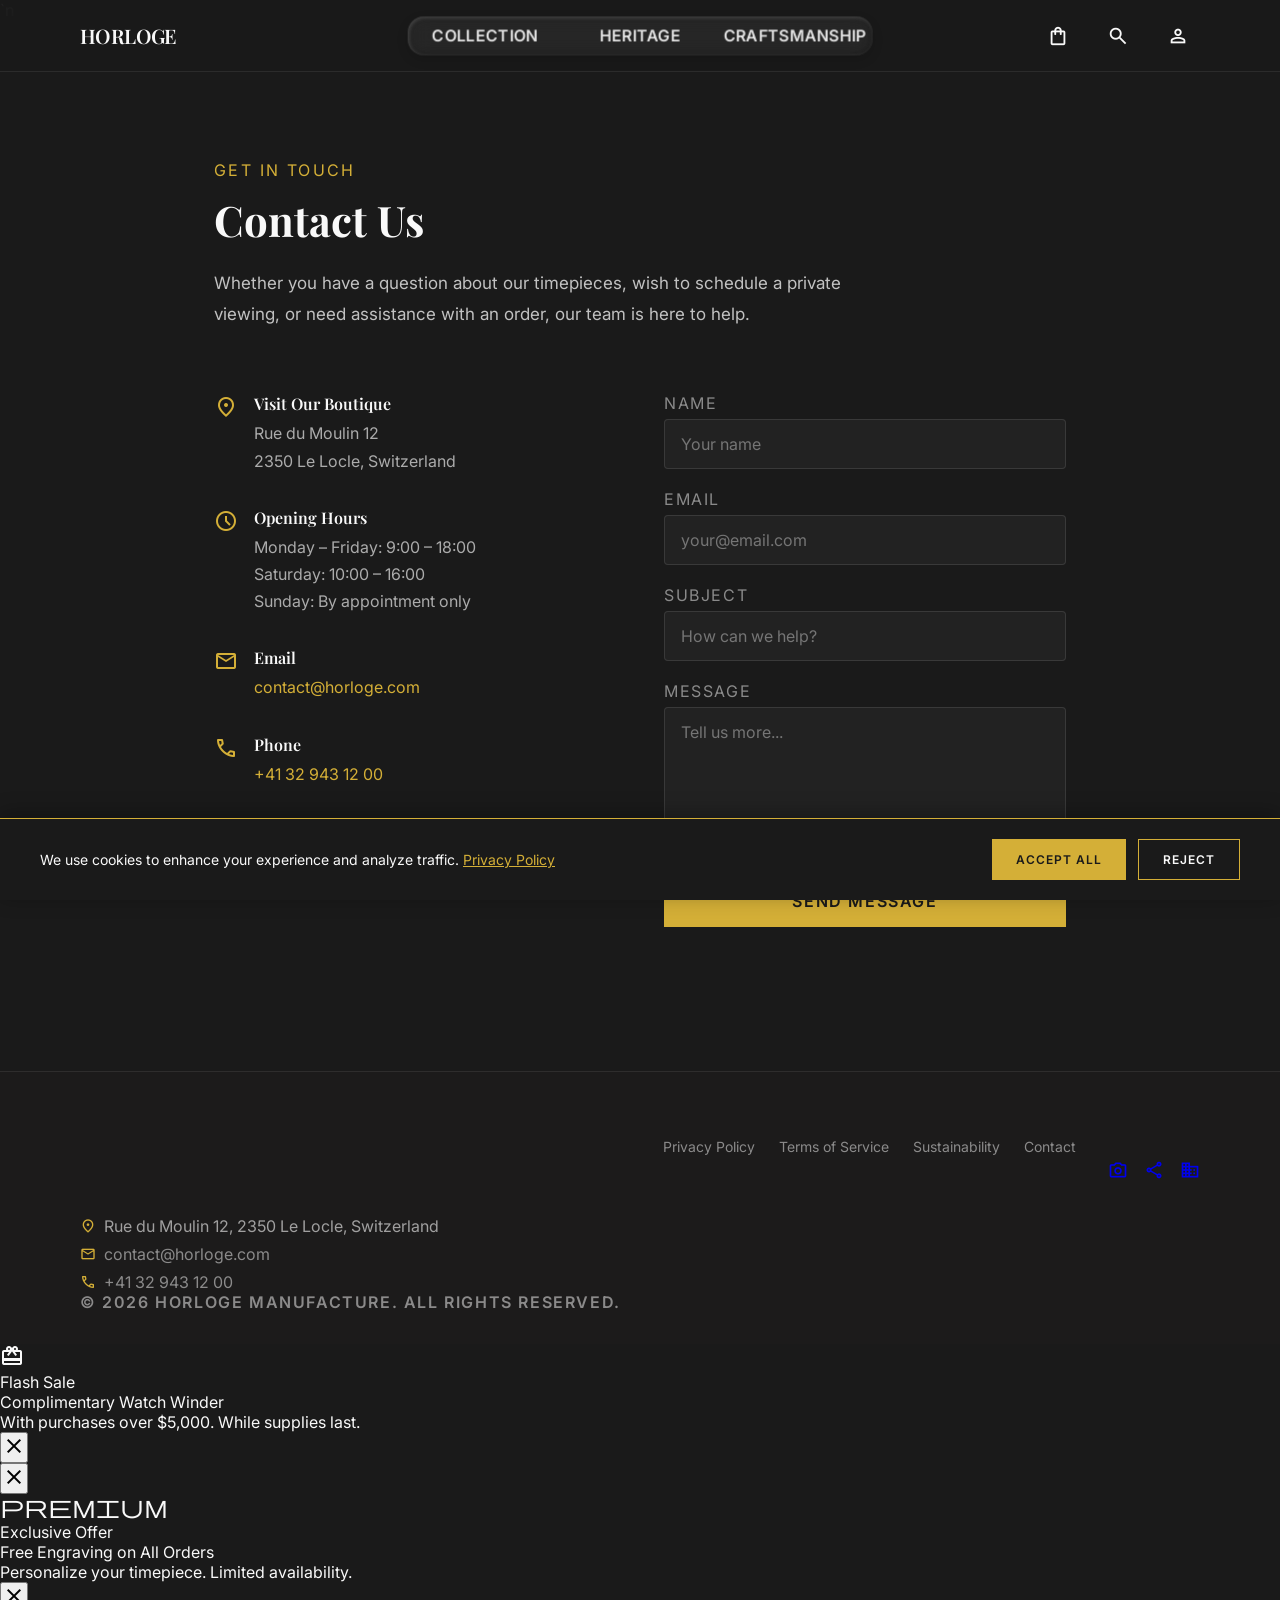
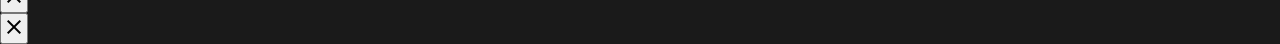
<file: contact.html>
<!DOCTYPE html>
<html lang="en">
<head>
    <meta charset="UTF-8">
    <meta name="viewport" content="width=device-width, initial-scale=1.0">
    <title>Contact - HORLOGE</title>
    <meta name="description" content="Get in touch with HORLOGE. Visit our boutique, schedule an appointment, or contact our team for inquiries.">
    <link rel="canonical" href="https://horloge.com/contact.html">
    <link rel="icon" type="image/svg+xml" href="favicon.svg">
    <meta property="og:type" content="website">
    <meta property="og:title" content="Contact - HORLOGE">
    <meta property="og:description" content="Get in touch with HORLOGE. Visit our boutique, schedule an appointment, or contact our team for inquiries.">
    <meta property="og:image" content="https://horloge.com/images/hero-watch.jpg">
    <meta property="og:url" content="https://horloge.com/contact.html">
    <meta name="twitter:card" content="summary_large_image">
    <meta name="twitter:title" content="Contact - HORLOGE">
    <meta name="twitter:description" content="Get in touch with HORLOGE. Visit our boutique, schedule an appointment, or contact our team for inquiries.">
    <meta name="twitter:image" content="https://horloge.com/images/hero-watch.jpg">
    <link rel="preconnect" href="https://fonts.googleapis.com">
    <link rel="preconnect" href="https://fonts.gstatic.com" crossorigin>
    <link href="https://fonts.googleapis.com/css2?family=Playfair+Display:wght@600;700&family=Inter:wght@400;600&display=swap" rel="stylesheet">
    <link href="https://fonts.googleapis.com/css2?family=Material+Symbols+Outlined:wght,FILL@100..700,0..1&display=swap" rel="stylesheet">
    <link rel="stylesheet" href="shared/styles.css">`n    <script src="analytics.js" defer></script>
    <style>
        *, *::before, *::after { margin: 0; padding: 0; box-sizing: border-box; }
        :root {
            --deep-charcoal: #1A1A1A; --rich-gold: #D4AF37; --ivory: #F9F9F9;
            --container-max: 1440px; --margin-desktop: 80px; --margin-mobile: 20px;
            --font-display: 'Playfair Display', Georgia, serif;
            --font-body: 'Inter', -apple-system, BlinkMacSystemFont, sans-serif;
        }
        body { font-family: var(--font-body); background: var(--deep-charcoal); color: var(--ivory); -webkit-font-smoothing: antialiased; }
        .contact { max-width: 900px; margin: 0 auto; padding: 140px 24px 80px; }
        .contact__label { font-size: 16px; letter-spacing: 0.15em; text-transform: uppercase; color: var(--rich-gold); margin-bottom: 16px; }
        .contact__title { font-family: var(--font-display); font-size: 42px; font-weight: 700; margin-bottom: 24px; line-height: 1.15; }
        .contact__intro { font-size: 17px; line-height: 1.8; color: rgba(249,249,249,0.75); margin-bottom: 64px; max-width: 680px; }
        .contact__grid { display: grid; grid-template-columns: 1fr; gap: 48px; margin-bottom: 64px; }
        @media (min-width: 768px) { .contact__grid { grid-template-columns: 1fr 1fr; } }
        .contact__info { display: flex; flex-direction: column; gap: 32px; }
        .contact__block { display: flex; gap: 16px; align-items: flex-start; }
        .contact__icon { font-size: 24px; color: var(--rich-gold); flex-shrink: 0; margin-top: 2px; }
        .contact__block h2 { font-family: var(--font-display); font-size: 16px; font-weight: 600; margin-bottom: 6px; }
        .contact__block p { font-size: 16px; line-height: 1.7; color: rgba(249,249,249,0.65); }
        .contact__block a { color: var(--rich-gold); text-decoration: none; transition: opacity 0.3s; }
        .contact__block a:hover { opacity: 0.7; }
        .contact__form { display: flex; flex-direction: column; gap: 20px; }
        .contact__field { display: flex; flex-direction: column; gap: 6px; }
        .contact__field label { font-size: 16px; letter-spacing: 0.1em; text-transform: uppercase; color: rgba(249,249,249,0.5); }
        .contact__field input,
        .contact__field textarea { background: rgba(255,255,255,0.04); border: 1px solid rgba(255,255,255,0.1); border-radius: 4px; padding: 14px 16px; font-family: var(--font-body); font-size: 16px; color: var(--ivory); transition: border-color 0.3s; }
        .contact__field input:focus,
        .contact__field textarea:focus { outline: none; border-color: var(--rich-gold); }
        .contact__field textarea { min-height: 140px; resize: vertical; }
        .contact__submit { display: inline-flex; align-items: center; justify-content: center; padding: 16px 40px; background: var(--rich-gold); color: var(--deep-charcoal); font-family: var(--font-body); font-size: 16px; font-weight: 600; letter-spacing: 0.1em; text-transform: uppercase; border: none; cursor: pointer; transition: background 0.3s; margin-top: 8px; }
        .contact__submit:hover { background: var(--white); }
    </style>
</head>
<body>
    <a href="#main" class="skip-link">Skip to content</a>
    <header>
    <nav class="nav" role="navigation" aria-label="Main navigation">
        <button class="nav__menu-btn" aria-label="Toggle menu">
            <span class="menu-icon">
                <svg viewBox="0 0 80 80" width="28" height="28">
                    <rect width="80" height="15" fill="#f0f0f0" rx="10" />
                    <rect y="30" width="80" height="15" fill="#f0f0f0" rx="10" />
                    <rect y="60" width="80" height="15" fill="#f0f0f0" rx="10" />
                </svg>
            </span>
            <span class="menu-text">MENU</span>
        </button>
        <a href="index.html" class="nav__logo" aria-label="HORLOGE home">HORLOGE</a>
        <div class="glass-radio-group">
            <input type="radio" name="nav-material" id="nav-collection">
            <label for="nav-collection">Collection</label>
            <input type="radio" name="nav-material" id="nav-heritage">
            <label for="nav-heritage">Heritage</label>
            <input type="radio" name="nav-material" id="nav-craftsmanship">
            <label for="nav-craftsmanship">Craftsmanship</label>
            <div class="glass-glider"></div>
        </div>
        <div class="nav__actions">            <button class="nav__icon-btn" aria-label="Shopping bag" aria-live="polite">                <span class="material-symbols-outlined">shopping_bag</span>            </button>            <button class="nav__icon-btn" aria-label="Search">                <span class="material-symbols-outlined">search</span>            </button>            <button class="nav__icon-btn" aria-label="Account">                <span class="material-symbols-outlined">person</span>            </button>        </div>
    </nav>
</header>

    <div class="mobile-menu" role="dialog" aria-modal="true" aria-labelledby="mobileMenuTitle" id="mobileMenu" role="dialog" aria-label="Mobile navigation">
        <div class="mobile-menu__header">
            <span id="mobileMenuTitle" class="mobile-menu__logo">HORLOGE</span>
            <button class="mobile-menu__close" id="mobileMenuClose" aria-label="Close menu"><span class="material-symbols-outlined">close</span></button>
        </div>
        <nav class="mobile-menu__nav">
            <div class="glass-radio-group--mobile">
                <input type="radio" name="nav-material-mobile" id="nav-collection-mobile">
                <label for="nav-collection-mobile">Collection</label>
                <input type="radio" name="nav-material-mobile" id="nav-heritage-mobile">
                <label for="nav-heritage-mobile">Heritage</label>
                <input type="radio" name="nav-material-mobile" id="nav-craftsmanship-mobile">
                <label for="nav-craftsmanship-mobile">Craftsmanship</label>
                <div class="glass-glider"></div>
            </div>
        </nav>
        <div class="mobile-menu__actions">
            <button class="mobile-menu__icon-btn" aria-label="Search"><span class="material-symbols-outlined">search</span></button>
            <button class="mobile-menu__icon-btn" aria-label="Shopping bag"><span class="material-symbols-outlined">shopping_bag</span></button>
            <button class="mobile-menu__icon-btn" aria-label="Account"><span class="material-symbols-outlined">person</span></button>
        </div>
    </div>

    <main class="main" id="main">
        <section class="contact">
            <p class="contact__label">Get in Touch</p>
            <h1 class="contact__title">Contact Us</h1>
            <p class="contact__intro">Whether you have a question about our timepieces, wish to schedule a private viewing, or need assistance with an order, our team is here to help.</p>

            <div class="contact__grid">
                <div class="contact__info">
                    <div class="contact__block">
                        <span class="material-symbols-outlined contact__icon">location_on</span>
                        <div>
                            <h2>Visit Our Boutique</h2>
                            <p>Rue du Moulin 12<br>2350 Le Locle, Switzerland</p>
                        </div>
                    </div>
                    <div class="contact__block">
                        <span class="material-symbols-outlined contact__icon">schedule</span>
                        <div>
                            <h2>Opening Hours</h2>
                            <p>Monday – Friday: 9:00 – 18:00<br>Saturday: 10:00 – 16:00<br>Sunday: By appointment only</p>
                        </div>
                    </div>
                    <div class="contact__block">
                        <span class="material-symbols-outlined contact__icon">mail</span>
                        <div>
                            <h2>Email</h2>
                            <p><a href="mailto:contact@horloge.com">contact@horloge.com</a></p>
                        </div>
                    </div>
                    <div class="contact__block">
                        <span class="material-symbols-outlined contact__icon">call</span>
                        <div>
                            <h2>Phone</h2>
                            <p><a href="tel:+41329431200">+41 32 943 12 00</a></p>
                        </div>
                    </div>
                </div>

                <form class="contact__form" id="contactForm" action="#" method="POST" novalidate>
                    <input type="hidden" name="csrf_token" value="client-side-only">
                    <input type="text" name="website" id="website" tabindex="-1" autocomplete="off" style="display:none;">
                    <div class="contact__field">
                        <label for="contactName">Name</label>
                        <input type="text" id="contactName" name="name" required placeholder="Your name" autocomplete="name">
                    </div>
                    <div class="contact__field">
                        <label for="contactEmail">Email</label>
                        <input type="email" id="contactEmail" name="email" required placeholder="your@email.com" autocomplete="email">
                    </div>
                    <div class="contact__field">
                        <label for="contactSubject">Subject</label>
                        <input type="text" id="contactSubject" name="subject" placeholder="How can we help?">
                    </div>
                    <div class="contact__field">
                        <label for="contactMessage">Message</label>
                        <textarea id="contactMessage" name="message" required placeholder="Tell us more..."></textarea>
                    </div>
                    <button type="submit" class="contact__submit">Send Message</button>
                </form>
            </div>
        </section>
    </main>

    <footer class="footer" role="contentinfo">
        <div class="footer__inner">
            <div class="footer__links-group">
                <ul class="footer__links">
                    <li><a href="privacy.html" class="footer__link">Privacy Policy</a></li>
                    <li><a href="terms.html" class="footer__link">Terms of Service</a></li>
                    <li><a href="sustainability.html" class="footer__link">Sustainability</a></li>
                    <li><a href="contact.html" class="footer__link">Contact</a></li>
                </ul>
            </div>

            <div class="footer__social" style="margin-top: 24px; display: flex; gap: 16px;">
                <a href="https://instagram.com/horloge" class="footer__social-link" aria-label="Instagram" target="_blank" rel="noopener"><span class="material-symbols-outlined" style="font-size: 20px;">camera_alt</span></a>
                <a href="https://twitter.com/horloge" class="footer__social-link" aria-label="Twitter" target="_blank" rel="noopener"><span class="material-symbols-outlined" style="font-size: 20px;">share</span></a>
                <a href="https://linkedin.com/company/horloge" class="footer__social-link" aria-label="LinkedIn" target="_blank" rel="noopener"><span class="material-symbols-outlined" style="font-size: 20px;">business</span></a>
            </div>

            <div class="footer__brand">
                <div class="footer__contact">
                    <div class="footer__contact-item">
                        <span class="material-symbols-outlined">location_on</span>
                        <span>Rue du Moulin 12, 2350 Le Locle, Switzerland</span>
                    </div>
                    <div class="footer__contact-item">
                        <span class="material-symbols-outlined">mail</span>
                        <a href="mailto:contact@horloge.com">contact@horloge.com</a>
                    </div>
                    <div class="footer__contact-item">
                        <span class="material-symbols-outlined">call</span>
                        <a href="tel:+41329431200">+41 32 943 12 00</a>
                    </div>
                </div>
                <p class="footer__copyright-text">&copy; 2026 HORLOGE MANUFACTURE. ALL RIGHTS RESERVED.</p>
            </div>
        </div>
    </footer>

    <div class="search-overlay" role="dialog" aria-modal="true" aria-labelledby="searchTitle" id="searchOverlay" role="dialog" aria-label="Search">
        <div class="search-overlay__header">
            <span id="mobileMenuTitle" class="mobile-menu__logo">HORLOGE</span>
            <button class="search-overlay__close" id="searchOverlayClose" aria-label="Close search"><span class="material-symbols-outlined">close</span></button>
        </div>
        <div class="search-overlay__body">
            <div class="search-overlay__input-wrapper">
                <input type="text" class="search-overlay__input" id="searchInput" placeholder="Search watches..." autocomplete="off">
                <p class="search-overlay__hint">Type to search or press Enter</p>
            </div>
            <div class="search-overlay__results" id="searchResults"></div>
        </div>
    </div>

    <div class="cart-overlay" role="dialog" aria-modal="true" aria-labelledby="cartTitle" id="cartOverlay">
        <div class="cart-overlay__backdrop"></div>
        <div class="cart-overlay__panel">
            <div class="cart-overlay__header">
                <span class="cart-overlay__title">Shopping Bag</span>
                <button class="cart-overlay__close" id="cartOverlayClose" aria-label="Close cart"><span class="material-symbols-outlined">close</span></button>
            </div>
            <div class="cart-overlay__body">
                <div class="cart-overlay__empty">
                    <span class="material-symbols-outlined cart-overlay__empty-icon">shopping_bag</span>
                    <p class="cart-overlay__empty-text">Your bag is empty</p>
                </div>
            </div>
            <div class="cart-overlay__footer"><a href="checkouts.html" class="cart-overlay__checkout">Proceed to Checkout</a></div>
        </div>
    </div>

    <div class="account-overlay" role="dialog" aria-modal="true" aria-labelledby="accountTitle" id="accountOverlay" role="dialog" aria-label="Account">
        <div class="account-overlay__header">
            <span id="mobileMenuTitle" class="mobile-menu__logo">HORLOGE</span>
            <button class="account-overlay__close" id="accountOverlayClose" aria-label="Close account"><span class="material-symbols-outlined">close</span></button>
        </div>
        <div class="account-overlay__body">
            <span class="material-symbols-outlined account-overlay__icon">person</span>
            <p class="account-overlay__title" style="font-family: var(--font-display); font-size: 28px; font-weight: 500; color: var(--ivory);">Welcome</p>
            <p class="account-overlay__text">Sign in to access your account, order history, and wishlist.</p>
            <div class="account-overlay__actions">
                <a href="signin.html" class="account-overlay__btn account-overlay__btn--primary">Sign In</a>
                <a href="signup.html" class="account-overlay__btn account-overlay__btn--secondary">Create Account</a>
            </div>
        </div>
    </div>

    <script src="shared/overlays.js"></script>
    <script src="animations.js"></script>
<script>
        document.getElementById('contactForm').addEventListener('submit', function(e) {
            e.preventDefault();
            const honeypot = this.querySelector('input[name="website"]');
            if (honeypot && honeypot.value) {
                return;
            }
            if (!this.checkValidity()) {
                this.reportValidity();
                return;
            }
            alert('Thank you for your message. Our team will get back to you within 24 hours.');
            this.reset();
        });
    </script>
    <script src="shared/overlays.js"></script>
    <script src="animations.js"></script>
</body>
</html>
</file>
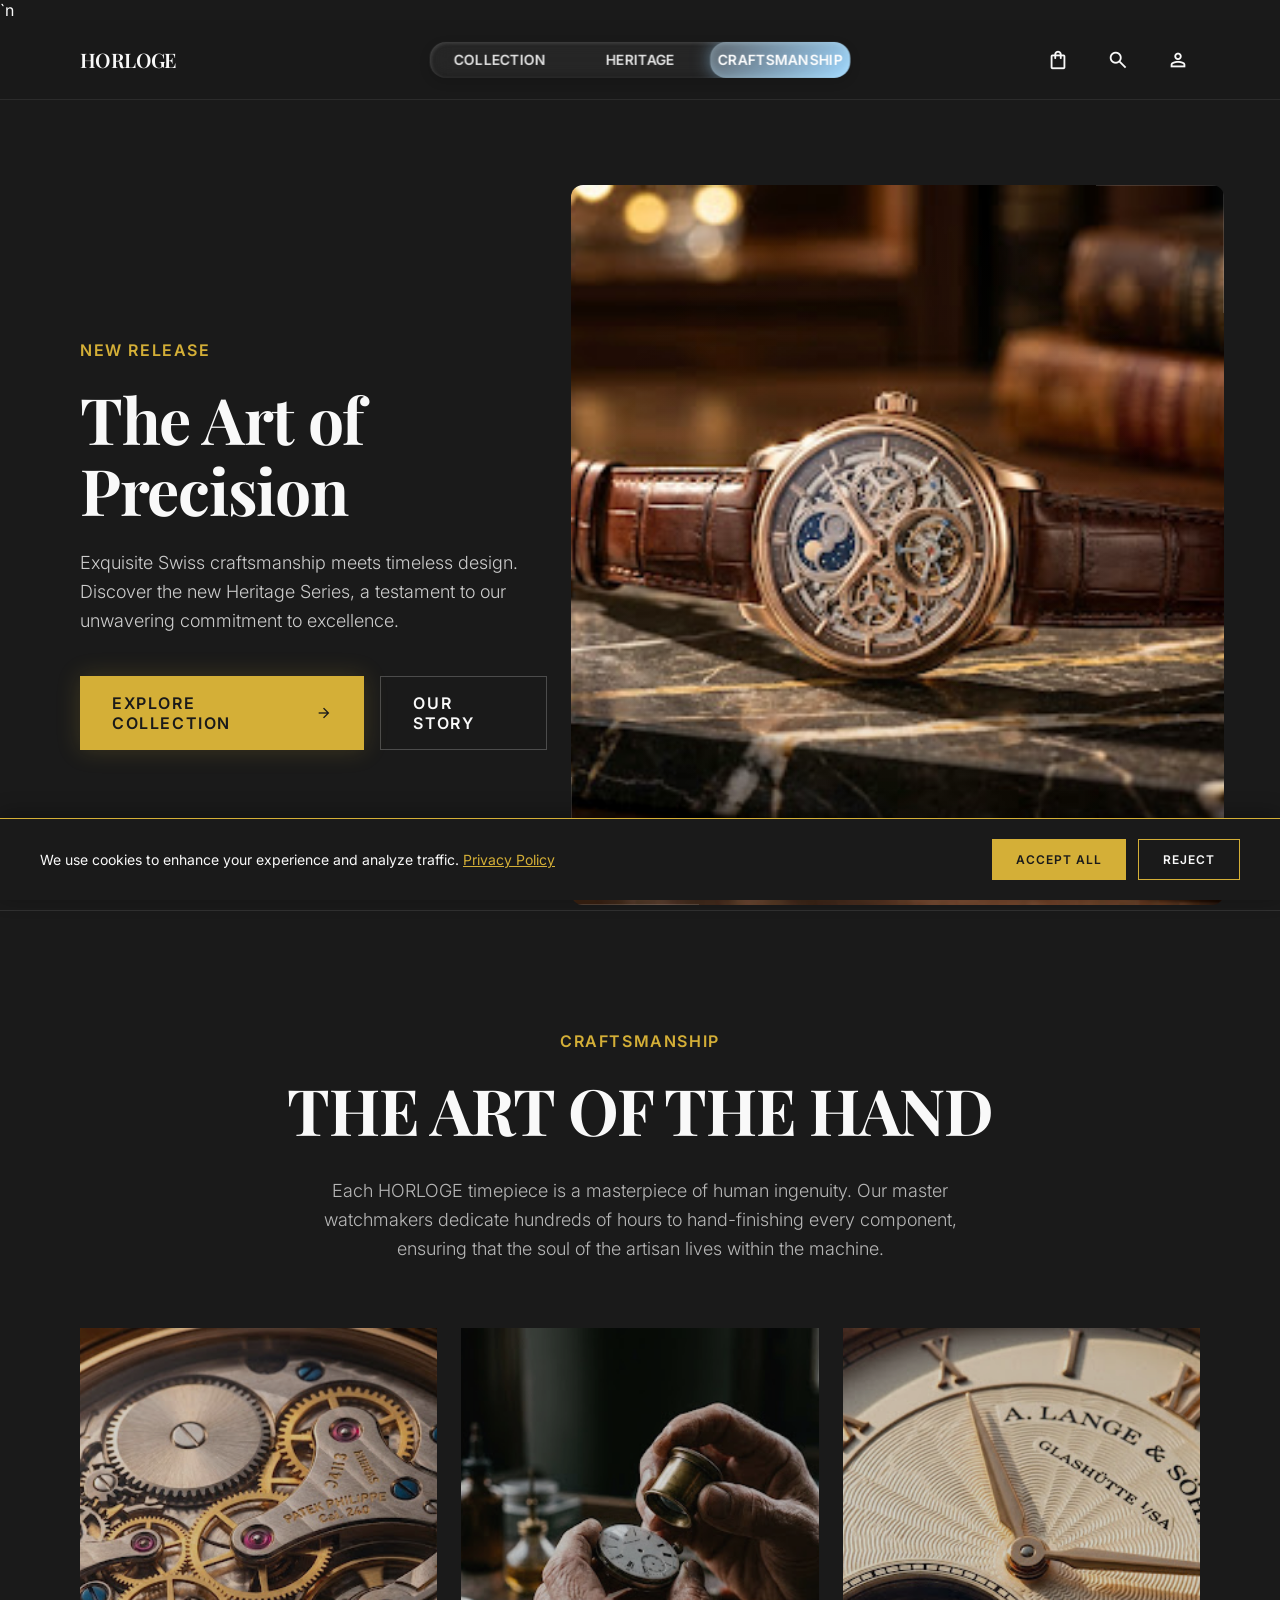
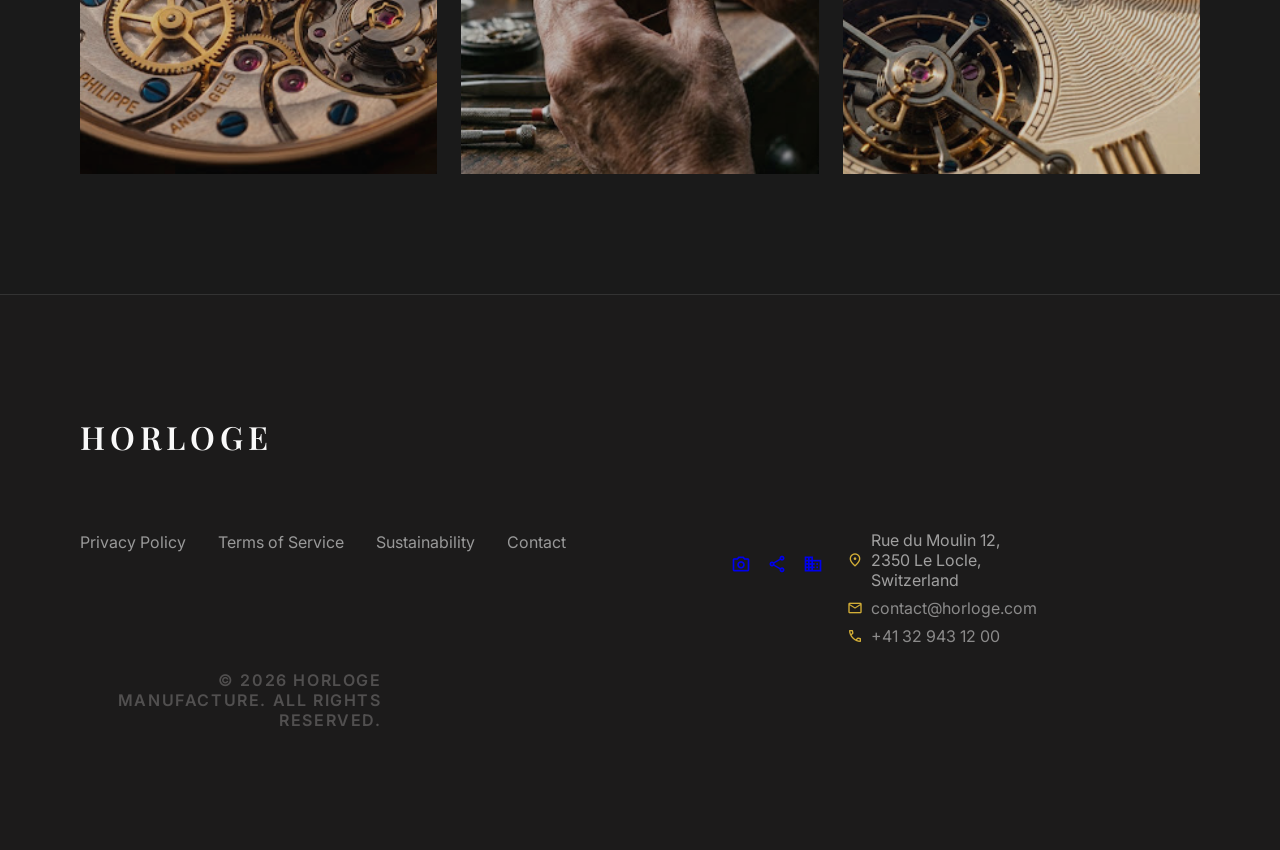
<file: craftsmanship.html>
<!DOCTYPE html>
<html lang="en">
<head>
    <meta charset="UTF-8">
    <meta name="viewport" content="width=device-width, initial-scale=1.0">
    <title>HORLOGE - Craftsmanship</title>
    <meta name="description" content="Explore the art of Swiss watchmaking at HORLOGE. See how our master artisans craft each timepiece by hand with uncompromising precision.">
    <link rel="canonical" href="https://horloge.com/craftsmanship.html">
    <link rel="icon" type="image/svg+xml" href="favicon.svg">
    <meta property="og:type" content="website">
    <meta property="og:title" content="HORLOGE - Craftsmanship">
    <meta property="og:description" content="Explore the art of Swiss watchmaking at HORLOGE. See how our master artisans craft each timepiece by hand with uncompromising precision.">
    <meta property="og:image" content="https://horloge.com/images/craft-artisan.jpg">
    <meta property="og:url" content="https://horloge.com/craftsmanship.html">
    <meta name="twitter:card" content="summary_large_image">
    <meta name="twitter:title" content="HORLOGE - Craftsmanship">
    <meta name="twitter:description" content="Explore the art of Swiss watchmaking at HORLOGE. See how our master artisans craft each timepiece by hand with uncompromising precision.">
    <meta name="twitter:image" content="https://horloge.com/images/craft-artisan.jpg">
    <link rel="preconnect" href="https://fonts.googleapis.com">
    <link rel="preconnect" href="https://fonts.gstatic.com" crossorigin>
    <link href="https://fonts.googleapis.com/css2?family=Playfair+Display:wght@600;700&family=Inter:wght@400;600&display=swap" rel="stylesheet">
    <link href="https://fonts.googleapis.com/css2?family=Material+Symbols+Outlined:wght,FILL@100..700,0..1&display=swap" rel="stylesheet">
    <link rel="stylesheet" href="shared/styles.css">`n    <script src="analytics.js" defer></script>
    <style>
        *,
        *::before,
        *::after {
            margin: 0;
            padding: 0;
            box-sizing: border-box;
        }

        :root {
            --deep-charcoal: #1A1A1A;
            --rich-gold: #D4AF37;
            --ivory: #F9F9F9;
            --polished-silver: #C0C0C0;
            --white: #FFFFFF;
            --primary-container: #1C1B1B;
            --on-surface-variant: #999999;
            --surface-variant: #333333;
            --container-max: 1440px;
            --margin-desktop: 80px;
            --margin-mobile: 20px;
            --gutter: 24px;
            --section-gap: 120px;
            --font-display: 'Playfair Display', Georgia, serif;
            --font-body: 'Inter', -apple-system, BlinkMacSystemFont, sans-serif;
        }

        html {
            scroll-behavior: smooth;
        }

        body {
            font-family: var(--font-body);
            background-color: var(--deep-charcoal);
            color: var(--ivory);
            -webkit-font-smoothing: antialiased;
            -moz-osx-font-smoothing: grayscale;
            min-height: 100vh;
            display: flex;
            flex-direction: column;
            overflow-x: hidden;
        }

        ::selection {
            background-color: var(--rich-gold);
            color: var(--deep-charcoal);
        }

        .material-symbols-outlined {
            font-variation-settings: 'FILL' 0, 'wght' 400, 'GRAD' 0, 'opsz' 24;
        }

        /* ============================================
           NAVIGATION
           ============================================ */
        .nav {
            position: sticky;
            top: 0;
            z-index: 50;
            display: flex;
            align-items: center;
            justify-content: space-between;
            height: 80px;
            padding: 0 var(--margin-mobile);
            background-color: rgba(26, 26, 26, 0.95);
            backdrop-filter: blur(12px);
            border-bottom: 1px solid rgba(255, 255, 255, 0.08);
        }

        @media (min-width: 768px) {
            .nav {
                padding: 0 var(--margin-desktop);
            }
        }

        .nav__logo {
            font-family: var(--font-display);
            font-size: 20px;
            font-weight: 600;
            letter-spacing: -0.03em;
            text-decoration: none;
            color: var(--ivory);
            transition: opacity 0.3s ease;
            position: relative;
            z-index: 102;
        }

        .nav__logo:hover {
            opacity: 0.7;
        }

        @media (max-width: 767px) {
            .nav__logo {
                position: absolute;
                left: 50%;
                transform: translateX(-50%);
            }
        }

        .nav__actions {
            display: flex;
            align-items: center;
            gap: 4px;
            flex-shrink: 0;
            position: relative;
            z-index: 102;
        }

        @media (min-width: 768px) {
            .nav__actions { gap: 16px; margin-left: auto; }
        }

        .nav__icon-btn {
            background: none;
            border: none;
            cursor: pointer;
            padding: 8px;
            color: var(--ivory);
            transition: color 0.3s ease;
            position: relative;
        }

        .nav__icon-btn:hover {
            color: var(--rich-gold);
        }

        .nav__inquire {
            display: none;
            font-family: var(--font-body);
            font-size: 16px;
            font-weight: 600;
            letter-spacing: 0.1em;
            text-transform: uppercase;
            text-decoration: none;
            padding: 12px 24px;
            background-color: var(--rich-gold);
            color: var(--deep-charcoal);
            transition: background-color 0.3s ease;
        }

        .nav__inquire:hover {
            background-color: var(--white);
        }

        @media (min-width: 768px) {
            .nav__inquire {
                display: inline-flex;
                align-items: center;
                justify-content: center;
            }
        }

        /* ============================================
           HERO SECTION
           ============================================ */
        .hero {
            min-height: 90vh;
            display: flex;
            flex-direction: column;
            padding-top: 80px;
        }

        @media (min-width: 768px) {
            .hero {
                flex-direction: row;
                align-items: center;
                padding: 80px 0 0;
                max-width: var(--container-max);
                margin: 0 auto;
                gap: var(--gutter);
                padding-left: 80px;
                padding-right: 80px;
            }
        }

        .hero__content {
            display: flex;
            flex-direction: column;
        }

        @media (min-width: 768px) {
            .hero__content {
                flex: 0 0 41.67%;
                max-width: 41.67%;
                z-index: 10;
            }
        }

        @media (max-width: 767px) {
            .hero__content {
                padding: 32px var(--margin-mobile) 48px;
            }
        }

        .hero__label {
            font-family: var(--font-body);
            font-size: 16px;
            font-weight: 600;
            letter-spacing: 0.1em;
            text-transform: uppercase;
            color: var(--rich-gold);
            margin-bottom: 24px;
        }

        .hero__title {
            font-family: var(--font-display);
            font-weight: 700;
            line-height: 1.1;
            letter-spacing: -0.02em;
            margin-bottom: 24px;
            color: var(--ivory);
        }

        @media (max-width: 767px) {
            .hero__title {
                font-size: 40px;
                line-height: 1.2;
                letter-spacing: -0.01em;
            }
        }

        @media (min-width: 768px) {
            .hero__title {
                font-size: 64px;
            }
        }

        .hero__description {
            font-family: var(--font-body);
            font-size: 18px;
            line-height: 1.6;
            color: rgba(249, 249, 249, 0.8);
            max-width: 480px;
            margin-bottom: 40px;
            font-weight: 300;
        }

        .hero__actions {
            display: flex;
            gap: 16px;
        }

        @media (max-width: 767px) {
            .hero__actions {
                flex-direction: column;
            }
        }

        .hero__btn {
            font-family: var(--font-body);
            font-size: 16px;
            font-weight: 600;
            letter-spacing: 0.1em;
            text-transform: uppercase;
            text-decoration: none;
            padding: 16px 32px;
            cursor: pointer;
            transition: all 0.3s ease;
            display: inline-flex;
            align-items: center;
            justify-content: center;
            gap: 8px;
            border: none;
        }

        .hero__btn--primary {
            background-color: var(--rich-gold);
            color: var(--deep-charcoal);
            box-shadow: 0 0 24px rgba(212, 175, 55, 0.2);
        }

        .hero__btn--primary:hover {
            background-color: var(--white);
        }

        .hero__btn--secondary {
            background-color: transparent;
            border: 1px solid rgba(192, 192, 192, 0.3);
            color: var(--ivory);
        }

        .hero__btn--secondary:hover {
            border-color: var(--rich-gold);
            color: var(--rich-gold);
        }

        @media (max-width: 767px) {
            .hero__btn {
                width: 100%;
            }
        }

        .hero__btn-arrow {
            font-size: 16px;
            transition: transform 0.3s ease;
        }

        .hero__btn:hover .hero__btn-arrow {
            transform: translateX(4px);
        }

        .hero__image-wrapper {
            position: relative;
            overflow: hidden;
            border-radius: 12px;
        }

        @media (min-width: 768px) {
            .hero__image-wrapper {
                flex: 0 0 58.33%;
                max-width: 58.33%;
                height: 80vh;
                max-height: 900px;
            }
        }

        @media (max-width: 767px) {
            .hero__image-wrapper {
                width: 100%;
                height: 60vh;
                min-height: 400px;
            }
        }

        .hero__image {
            width: 100%;
            height: 100%;
            object-fit: cover;
            object-position: center;
        }

        .hero__glow {
            position: absolute;
            inset: 0;
            background: radial-gradient(ellipse at center, rgba(212, 175, 55, 0.05) 0%, transparent 70%);
            pointer-events: none;
        }

        @media (min-width: 768px) {
            .hero__glow {
                transform: translate(-10px, 10px);
            }
        }

        .hero__frame--top-right {
            position: absolute;
            top: 0;
            right: 0;
            width: 128px;
            height: 128px;
            border-top: 1px solid rgba(192, 192, 192, 0.2);
            border-right: 1px solid rgba(192, 192, 192, 0.2);
            pointer-events: none;
        }

        .hero__frame--bottom-left {
            position: absolute;
            bottom: 0;
            left: 0;
            width: 128px;
            height: 128px;
            border-bottom: 1px solid rgba(192, 192, 192, 0.2);
            border-left: 1px solid rgba(192, 192, 192, 0.2);
            pointer-events: none;
        }

        @media (max-width: 767px) {
            .hero__image-gradient {
                position: absolute;
                bottom: 0;
                left: 0;
                right: 0;
                height: 120px;
                background: linear-gradient(to top, var(--deep-charcoal), transparent);
                pointer-events: none;
            }
        }

        /* ============================================
           CRAFTSMANSHIP SECTION
           ============================================ */
        .craftsmanship {
            background-color: var(--deep-charcoal);
            padding: var(--section-gap) 0;
            border-top: 1px solid rgba(255, 255, 255, 0.1);
        }

        .craftsmanship__inner {
            max-width: var(--container-max);
            margin: 0 auto;
            padding: 0 var(--margin-mobile);
        }

        @media (min-width: 768px) {
            .craftsmanship__inner {
                padding: 0 var(--margin-desktop);
            }
        }

        .craftsmanship__header {
            display: flex;
            flex-direction: column;
            align-items: center;
            text-align: center;
            margin-bottom: 64px;
        }

        .craftsmanship__label {
            font-family: var(--font-body);
            font-size: 16px;
            font-weight: 600;
            letter-spacing: 0.1em;
            text-transform: uppercase;
            color: var(--rich-gold);
            margin-bottom: 24px;
        }

        .craftsmanship__title {
            font-family: var(--font-display);
            font-weight: 700;
            line-height: 1.1;
            letter-spacing: -0.02em;
            margin-bottom: 32px;
            color: var(--ivory);
            text-transform: uppercase;
        }

        @media (max-width: 767px) {
            .craftsmanship__title {
                font-size: 40px;
                line-height: 1.2;
            }
        }

        @media (min-width: 768px) {
            .craftsmanship__title {
                font-size: 64px;
            }
        }

        .craftsmanship__description {
            font-family: var(--font-body);
            font-size: 18px;
            line-height: 1.6;
            color: rgba(249, 249, 249, 0.7);
            max-width: 640px;
            font-weight: 300;
        }

        /* Mobile: stacked images */
        .craftsmanship__gallery {
            display: flex;
            flex-direction: column;
            gap: 32px;
        }

        @media (min-width: 768px) {
            .craftsmanship__gallery {
                flex-direction: row;
                gap: var(--gutter);
            }
        }

        .craftsmanship__item {
            overflow: hidden;
            position: relative;
        }

        @media (max-width: 767px) {
            .craftsmanship__item {
                height: 400px;
            }
        }

        @media (min-width: 768px) {
            .craftsmanship__item {
                flex: 1;
                aspect-ratio: 4/5;
            }
        }

        .craftsmanship__item img {
            width: 100%;
            height: 100%;
            object-fit: cover;
            transition: transform 0.5s ease;
        }

        .craftsmanship__item:hover img {
            transform: scale(1.05);
        }

        .craftsmanship__item-overlay {
            position: absolute;
            inset: 0;
            background-color: rgba(26, 26, 26, 0.2);
            transition: background-color 0.3s ease;
            pointer-events: none;
        }

        .craftsmanship__item:hover .craftsmanship__item-overlay {
            background-color: transparent;
        }

        /* ============================================
           FOOTER
           ============================================ */
        .footer {
            background-color: var(--primary-container);
            padding: var(--section-gap) 0;
            margin-top: auto;
            border-top: 1px solid var(--surface-variant);
        }

        .footer__inner {
            max-width: var(--container-max);
            margin: 0 auto;
            padding: 0 var(--margin-mobile);
            display: grid;
            grid-template-columns: 1fr;
            gap: var(--gutter);
        }

        @media (min-width: 768px) {
            .footer__inner {
                padding: 0 var(--margin-desktop);
                grid-template-columns: repeat(12, 1fr);
            }
        }

        .footer__brand {
            grid-column: span 1;
        }

        @media (min-width: 768px) {
            .footer__brand {
                grid-column: span 12;
                margin-bottom: 48px;
            }
        }

        .footer__logo {
            font-family: var(--font-display);
            font-size: 32px;
            font-weight: 600;
            letter-spacing: 0.15em;
            text-transform: uppercase;
            color: var(--ivory);
        }

        .footer__links-group {
            grid-column: span 1;
        }

        @media (min-width: 768px) {
            .footer__links-group {
                grid-column: span 8;
                display: flex;
                gap: 64px;
                margin-bottom: 32px;
            }
        }

        .footer__links {
            list-style: none;
            display: flex;
            flex-direction: column;
            gap: 16px;
        }

        @media (min-width: 768px) {
            .footer__links {
                flex-direction: row;
                gap: 32px;
            }
        }

        .footer__link {
            font-family: var(--font-body);
            font-size: 16px;
            line-height: 1.6;
            color: var(--on-surface-variant);
            text-decoration: none;
            transition: color 0.2s ease;
        }

        .footer__link:hover {
            color: var(--rich-gold);
        }

        .footer__copyright {
            grid-column: span 1;
        }

        @media (min-width: 768px) {
            .footer__copyright {
                grid-column: span 4;
                display: flex;
                align-items: flex-end;
                justify-content: flex-end;
            }
        }

        .footer__copyright-text {
            font-family: var(--font-body);
            font-size: 16px;
            font-weight: 600;
            letter-spacing: 0.1em;
            text-transform: uppercase;
            color: rgba(133, 131, 131, 0.5);
        }

        /* ============================================
           FOCUS STATES
           ============================================ */
        .nav__link:focus-visible,
        .nav__logo:focus-visible,
        .nav__icon-btn:focus-visible,
        .nav__menu-btn:focus-visible,
        .nav__inquire:focus-visible,
        .hero__btn:focus-visible,
        .footer__link:focus-visible {
            outline: 2px solid var(--rich-gold);
            outline-offset: 4px;
        }

        /* ============================================
           REDUCED MOTION
           ============================================ */
        @media (prefers-reduced-motion: reduce) {
            *,
            *::before,
            *::after {
                animation-duration: 0.01ms !important;
                animation-iteration-count: 1 !important;
                transition-duration: 0.01ms !important;
            }
        }

        /* ============================================
           MOBILE MENU
           ============================================ */
        .mobile-menu {
            position: fixed;
            inset: 0;
            z-index: 200;
            background-color: var(--deep-charcoal);
            display: flex;
            flex-direction: column;
            opacity: 0;
            visibility: hidden;
            transition: opacity 0.3s ease, visibility 0.3s ease;
        }

        .mobile-menu.is-open {
            opacity: 1;
            visibility: visible;
        }

        .mobile-menu__header {
            display: flex;
            align-items: center;
            justify-content: space-between;
            height: 80px;
            padding: 0 var(--margin-mobile);
            border-bottom: 1px solid rgba(255, 255, 255, 0.1);
        }

        .mobile-menu__logo {
            font-family: var(--font-display);
            font-size: 20px;
            font-weight: 600;
            letter-spacing: -0.03em;
            color: var(--ivory);
        }

        .mobile-menu__close {
            background: none;
            border: none;
            cursor: pointer;
            padding: 8px;
            color: var(--ivory);
        }

        .mobile-menu__close .material-symbols-outlined {
            font-size: 28px;
        }

        .mobile-menu__nav {
            flex: 1;
            display: flex;
            flex-direction: column;
            justify-content: center;
            align-items: center;
            gap: 32px;
            padding: 48px var(--margin-mobile);
        }

        .mobile-menu__link {
            font-family: var(--font-body);
            font-size: 16px;
            font-weight: 600;
            letter-spacing: 0.1em;
            text-transform: uppercase;
            text-decoration: none;
            color: rgba(249, 249, 249, 0.6);
            transition: color 0.3s ease;
        }

        .mobile-menu__link:hover,
        .mobile-menu__link--active {
            color: var(--ivory);
        }

        .mobile-menu__actions {
            display: flex;
            justify-content: center;
            gap: 32px;
            padding: 32px var(--margin-mobile);
            border-top: 1px solid rgba(255, 255, 255, 0.1);
        }

        .mobile-menu__icon-btn {
            background: none;
            border: none;
            cursor: pointer;
            padding: 12px;
            color: var(--ivory);
            transition: color 0.3s ease;
        }

        .mobile-menu__icon-btn:hover {
            color: var(--rich-gold);
        }

        .mobile-menu__icon-btn .material-symbols-outlined {
            font-size: 24px;
        }

        @media (min-width: 768px) {
            .mobile-menu {
                display: none;
            }
        }

        /* ============================================
           SEARCH OVERLAY
           ============================================ */
        .search-overlay {
            position: fixed;
            inset: 0;
            z-index: 300;
            background-color: rgba(26, 26, 26, 0.98);
            display: flex;
            flex-direction: column;
            opacity: 0;
            visibility: hidden;
            transition: opacity 0.3s ease, visibility 0.3s ease;
        }

        .search-overlay.is-open {
            opacity: 1;
            visibility: visible;
        }

        .search-overlay__header {
            display: flex;
            align-items: center;
            justify-content: space-between;
            height: 80px;
            padding: 0 var(--margin-mobile);
            border-bottom: 1px solid rgba(255, 255, 255, 0.1);
        }

        @media (min-width: 768px) {
            .search-overlay__header {
                padding: 0 var(--margin-desktop);
            }
        }

        .search-overlay__close {
            background: none;
            border: none;
            cursor: pointer;
            padding: 8px;
            color: var(--ivory);
        }

        .search-overlay__close .material-symbols-outlined {
            font-size: 28px;
        }

        .search-overlay__body {
            flex: 1;
            display: flex;
            flex-direction: column;
            align-items: center;
            justify-content: center;
            padding: 0 var(--margin-mobile);
        }

        .search-overlay__input-wrapper {
            width: 100%;
            max-width: 600px;
            position: relative;
        }

        .search-overlay__input {
            width: 100%;
            background: transparent;
            border: none;
            border-bottom: 2px solid rgba(255, 255, 255, 0.2);
            padding: 16px 0;
            font-family: var(--font-display);
            font-size: 32px;
            font-weight: 600;
            color: var(--ivory);
            outline: none;
            transition: border-color 0.3s ease;
        }

        .search-overlay__input::placeholder {
            color: rgba(255, 255, 255, 0.3);
        }

        .search-overlay__input:focus {
            border-bottom-color: var(--rich-gold);
        }

        .search-overlay__hint {
            margin-top: 16px;
            font-family: var(--font-body);
            font-size: 16px;
            color: rgba(255, 255, 255, 0.4);
            letter-spacing: 0.05em;
        }

        .search-overlay__results {
            width: 100%;
            max-width: 600px;
            margin-top: 48px;
        }

        .search-overlay__result-item {
            display: flex;
            align-items: center;
            gap: 16px;
            padding: 16px 0;
            border-bottom: 1px solid rgba(255, 255, 255, 0.08);
            text-decoration: none;
            transition: opacity 0.3s ease;
        }

        .search-overlay__result-item:hover {
            opacity: 0.7;
        }

        .search-overlay__result-img {
            width: 60px;
            height: 60px;
            object-fit: cover;
            background-color: var(--surface-variant);
        }

        .search-overlay__result-info {
            flex: 1;
        }

        .search-overlay__result-name {
            font-family: var(--font-body);
            font-size: 16px;
            font-weight: 600;
            color: var(--ivory);
            margin-bottom: 4px;
        }

        .search-overlay__result-price {
            font-family: var(--font-body);
            font-size: 16px;
            color: var(--rich-gold);
        }

        /* ============================================
           CART OVERLAY
           ============================================ */
        .cart-overlay {
            position: fixed;
            inset: 0;
            z-index: 300;
            display: flex;
            justify-content: flex-end;
            opacity: 0;
            visibility: hidden;
            transition: opacity 0.3s ease, visibility 0.3s ease;
        }

        .cart-overlay.is-open {
            opacity: 1;
            visibility: visible;
        }

        .cart-overlay__backdrop {
            position: absolute;
            inset: 0;
            background-color: rgba(0, 0, 0, 0.6);
        }

        .cart-overlay__panel {
            position: relative;
            width: 100%;
            max-width: 420px;
            background-color: var(--deep-charcoal);
            border-left: 1px solid rgba(255, 255, 255, 0.1);
            display: flex;
            flex-direction: column;
            transform: translateX(100%);
            transition: transform 0.3s ease;
        }

        .cart-overlay.is-open .cart-overlay__panel {
            transform: translateX(0);
        }

        .cart-overlay__header {
            display: flex;
            align-items: center;
            justify-content: space-between;
            height: 80px;
            padding: 0 24px;
            border-bottom: 1px solid rgba(255, 255, 255, 0.1);
        }

        .cart-overlay__title {
            font-family: var(--font-body);
            font-size: 16px;
            font-weight: 600;
            letter-spacing: 0.1em;
            text-transform: uppercase;
            color: var(--ivory);
        }

        .cart-overlay__close {
            background: none;
            border: none;
            cursor: pointer;
            padding: 8px;
            color: var(--ivory);
        }

        .cart-overlay__close .material-symbols-outlined {
            font-size: 24px;
        }

        .cart-overlay__body {
            flex: 1;
            overflow-y: auto;
            padding: 24px;
        }

        .cart-overlay__empty {
            display: flex;
            flex-direction: column;
            align-items: center;
            justify-content: center;
            height: 100%;
            text-align: center;
        }

        .cart-overlay__empty-icon {
            font-size: 48px;
            color: rgba(255, 255, 255, 0.2);
            margin-bottom: 16px;
        }

        .cart-overlay__empty-text {
            font-family: var(--font-body);
            font-size: 16px;
            color: rgba(255, 255, 255, 0.5);
        }

        .cart-item {
            display: flex;
            gap: 16px;
            padding: 16px 0;
            border-bottom: 1px solid rgba(255, 255, 255, 0.08);
        }

        .cart-item__img {
            width: 80px;
            height: 80px;
            object-fit: cover;
            background-color: var(--surface-variant);
        }

        .cart-item__info {
            flex: 1;
        }

        .cart-item__name {
            font-family: var(--font-body);
            font-size: 16px;
            font-weight: 600;
            color: var(--ivory);
            margin-bottom: 4px;
        }

        .cart-item__price {
            font-family: var(--font-body);
            font-size: 16px;
            color: var(--rich-gold);
            margin-bottom: 12px;
        }

        .cart-item__qty {
            display: flex;
            align-items: center;
            gap: 12px;
        }

        .cart-item__qty-btn {
            width: 28px;
            height: 28px;
            display: flex;
            align-items: center;
            justify-content: center;
            background: transparent;
            border: 1px solid rgba(255, 255, 255, 0.2);
            color: var(--ivory);
            cursor: pointer;
            font-size: 16px;
            transition: border-color 0.3s ease;
        }

        .cart-item__qty-btn:hover {
            border-color: var(--rich-gold);
        }

        .cart-item__qty-num {
            font-family: var(--font-body);
            font-size: 16px;
            color: var(--ivory);
            min-width: 20px;
            text-align: center;
        }

        .cart-overlay__footer {
            padding: 24px;
            border-top: 1px solid rgba(255, 255, 255, 0.1);
        }

        .cart-overlay__subtotal {
            display: flex;
            justify-content: space-between;
            margin-bottom: 24px;
        }

        .cart-overlay__subtotal-label {
            font-family: var(--font-body);
            font-size: 16px;
            color: rgba(255, 255, 255, 0.6);
        }

        .cart-overlay__subtotal-price {
            font-family: var(--font-body);
            font-size: 16px;
            font-weight: 600;
            color: var(--ivory);
        }

        .cart-overlay__checkout {
            display: block;
            width: 100%;
            padding: 16px;
            background-color: var(--rich-gold);
            color: var(--deep-charcoal);
            font-family: var(--font-body);
            font-size: 16px;
            font-weight: 600;
            letter-spacing: 0.1em;
            text-transform: uppercase;
            text-align: center;
            text-decoration: none;
            border: none;
            cursor: pointer;
            transition: background-color 0.3s ease;
        }

        .cart-overlay__checkout:hover {
            background-color: var(--white);
        }

        /* ============================================
           ACCOUNT OVERLAY
           ============================================ */
        .account-overlay {
            position: fixed;
            inset: 0;
            z-index: 300;
            background-color: rgba(26, 26, 26, 0.98);
            display: flex;
            flex-direction: column;
            opacity: 0;
            visibility: hidden;
            transition: opacity 0.3s ease, visibility 0.3s ease;
        }

        .account-overlay.is-open {
            opacity: 1;
            visibility: visible;
        }

        .account-overlay__header {
            display: flex;
            align-items: center;
            justify-content: space-between;
            height: 80px;
            padding: 0 var(--margin-mobile);
            border-bottom: 1px solid rgba(255, 255, 255, 0.1);
        }

        @media (min-width: 768px) {
            .account-overlay__header {
                padding: 0 var(--margin-desktop);
            }
        }

        .account-overlay__close {
            background: none;
            border: none;
            cursor: pointer;
            padding: 8px;
            color: var(--ivory);
        }

        .account-overlay__close .material-symbols-outlined {
            font-size: 28px;
        }

        .account-overlay__body {
            flex: 1;
            display: flex;
            flex-direction: column;
            align-items: center;
            justify-content: center;
            padding: 0 var(--margin-mobile);
        }

        .account-overlay__icon {
            font-size: 48px;
            color: rgba(255, 255, 255, 0.2);
            margin-bottom: 24px;
        }

        .account-overlay__title {
            font-family: var(--font-display);
            font-size: 28px;
            font-weight: 600;
            color: var(--ivory);
            margin-bottom: 16px;
        }

        .account-overlay__text {
            font-family: var(--font-body);
            font-size: 16px;
            color: rgba(255, 255, 255, 0.5);
            margin-bottom: 32px;
            text-align: center;
            max-width: 320px;
        }

        .account-overlay__actions {
            display: flex;
            flex-direction: column;
            gap: 16px;
            width: 100%;
            max-width: 280px;
        }

        .account-overlay__btn {
            display: block;
            width: 100%;
            padding: 16px;
            font-family: var(--font-body);
            font-size: 16px;
            font-weight: 600;
            letter-spacing: 0.1em;
            text-transform: uppercase;
            text-align: center;
            text-decoration: none;
            border: none;
            cursor: pointer;
            transition: all 0.3s ease;
        }

        .account-overlay__btn--primary {
            background-color: var(--rich-gold);
            color: var(--deep-charcoal);
        }

        .account-overlay__btn--primary:hover {
            background-color: var(--white);
        }

        .account-overlay__btn--secondary {
            background-color: transparent;
            border: 1px solid rgba(192, 192, 192, 0.3);
            color: var(--ivory);
        }

        .account-overlay__btn--secondary:hover {
            border-color: var(--rich-gold);
            color: var(--rich-gold);
        }
    </style>
    <link rel="stylesheet" href="animations.css">
</head>
<body>
    <a href="#main" class="skip-link">Skip to content</a>
    <!-- Navigation -->
    <header>
    <nav class="nav" role="navigation" aria-label="Main navigation">
        <button class="nav__menu-btn" aria-label="Toggle menu">
            <span class="menu-icon">
                <svg viewBox="0 0 80 80" width="28" height="28">
                    <rect width="80" height="15" fill="#f0f0f0" rx="10" />
                    <rect y="30" width="80" height="15" fill="#f0f0f0" rx="10" />
                    <rect y="60" width="80" height="15" fill="#f0f0f0" rx="10" />
                </svg>
            </span>
            <span class="menu-text">MENU</span>
        </button>

        <a href="index.html" class="nav__logo" aria-label="HORLOGE home">HORLOGE</a>

        <div class="glass-radio-group">
            <input type="radio" name="nav-material" id="nav-collection" checked>
            <label for="nav-collection">Collection</label>
            <input type="radio" name="nav-material" id="nav-heritage">
            <label for="nav-heritage">Heritage</label>
            <input type="radio" name="nav-material" id="nav-craftsmanship">
            <label for="nav-craftsmanship">Craftsmanship</label>
            <div class="glass-glider"></div>
        </div>

        <div class="nav__actions">            <button class="nav__icon-btn" aria-label="Shopping bag" aria-live="polite">                <span class="material-symbols-outlined">shopping_bag</span>            </button>            <button class="nav__icon-btn" aria-label="Search">                <span class="material-symbols-outlined">search</span>            </button>            <button class="nav__icon-btn" aria-label="Account">                <span class="material-symbols-outlined">person</span>            </button>        </div>
    </nav>
</header>

    <!-- Mobile Menu -->
    <div class="mobile-menu" role="dialog" aria-modal="true" aria-labelledby="mobileMenuTitle" id="mobileMenu" role="dialog" aria-label="Mobile navigation">
        <div class="mobile-menu__header">
            <span id="mobileMenuTitle" class="mobile-menu__logo">HORLOGE</span>
            <button class="mobile-menu__close" id="mobileMenuClose" aria-label="Close menu">
                <span class="material-symbols-outlined">close</span>
            </button>
        </div>
        <nav class="mobile-menu__nav">
            <div class="glass-radio-group--mobile">
                <input type="radio" name="nav-material-mobile" id="nav-collection-mobile" checked>
                <label for="nav-collection-mobile">Collection</label>
                <input type="radio" name="nav-material-mobile" id="nav-heritage-mobile">
                <label for="nav-heritage-mobile">Heritage</label>
                <input type="radio" name="nav-material-mobile" id="nav-craftsmanship-mobile">
                <label for="nav-craftsmanship-mobile">Craftsmanship</label>
                <div class="glass-glider"></div>
            </div>
        </nav>
        <div class="mobile-menu__actions">
            <button class="mobile-menu__icon-btn" aria-label="Search">
                <span class="material-symbols-outlined">search</span>
            </button>
            <button class="mobile-menu__icon-btn" aria-label="Shopping bag">
                <span class="material-symbols-outlined">shopping_bag</span>
            </button>
            <button class="mobile-menu__icon-btn" aria-label="Account">
                <span class="material-symbols-outlined">person</span>
            </button>
        </div>
    </div>

    <!-- Search Overlay -->
    <div class="search-overlay" role="dialog" aria-modal="true" aria-labelledby="searchTitle" id="searchOverlay" role="dialog" aria-label="Search">
        <div class="search-overlay__header">
            <span id="mobileMenuTitle" class="mobile-menu__logo">HORLOGE</span>
            <button class="search-overlay__close" id="searchOverlayClose" aria-label="Close search">
                <span class="material-symbols-outlined">close</span>
            </button>
        </div>
        <div class="search-overlay__body">
            <div class="search-overlay__input-wrapper">
                <input type="text" class="search-overlay__input" id="searchInput" placeholder="Search watches..." autocomplete="off">
                <p class="search-overlay__hint">Press Enter to search or ESC to close</p>
            </div>
            <div class="search-overlay__results" id="searchResults"></div>
        </div>
    </div>

    <!-- Cart Overlay -->
    <div class="cart-overlay" role="dialog" aria-modal="true" aria-labelledby="cartTitle" id="cartOverlay" role="dialog" aria-label="Shopping cart">
        <div class="cart-overlay__backdrop" id="cartBackdrop"></div>
        <div class="cart-overlay__panel">
            <div class="cart-overlay__header">
                <span class="cart-overlay__title">Your Cart (0)</span>
                <button class="cart-overlay__close" id="cartOverlayClose" aria-label="Close cart">
                    <span class="material-symbols-outlined">close</span>
                </button>
            </div>
            <div class="cart-overlay__body">
                <div class="cart-overlay__empty">
                    <span class="material-symbols-outlined cart-overlay__empty-icon">shopping_bag</span>
                    <p class="cart-overlay__empty-text">Your cart is empty</p>
                </div>
            </div>
            <div class="cart-overlay__footer">
                <div class="cart-overlay__subtotal">
                    <span class="cart-overlay__subtotal-label">Subtotal</span>
                    <span class="cart-overlay__subtotal-price">$0</span>
                </div>
                <a href="checkouts.html" class="cart-overlay__checkout">Proceed to Checkout</a>
            </div>
        </div>
    </div>

    <!-- Account Overlay -->
    <div class="account-overlay" role="dialog" aria-modal="true" aria-labelledby="accountTitle" id="accountOverlay" role="dialog" aria-label="Account">
        <div class="account-overlay__header">
            <span id="mobileMenuTitle" class="mobile-menu__logo">HORLOGE</span>
            <button class="account-overlay__close" id="accountOverlayClose" aria-label="Close account">
                <span class="material-symbols-outlined">close</span>
            </button>
        </div>
        <div class="account-overlay__body">
            <span class="material-symbols-outlined account-overlay__icon">person</span>
            <p class="account-overlay__title" style="font-family: var(--font-display); font-size: 28px; font-weight: 500; color: var(--ivory);">Welcome</p>
            <p class="account-overlay__text">Sign in to access your account, order history, and wishlist.</p>
            <div class="account-overlay__actions">
                <a href="signin.html" class="account-overlay__btn account-overlay__btn--primary">Sign In</a>
                <a href="signup.html" class="account-overlay__btn account-overlay__btn--secondary">Create Account</a>
            </div>
        </div>
    </div>

    <!-- Hero Section -->
    <main class="hero" id="main">
        <!-- Content -->
        <div class="hero__content">
            <span class="hero__label">New Release</span>

            <h1 class="hero__title">The Art of<br>Precision</h1>

            <p class="hero__description">
                Exquisite Swiss craftsmanship meets timeless design. Discover the new Heritage Series, a testament to our unwavering commitment to excellence.
            </p>

            <div class="hero__actions">
                <a href="collection.html" class="hero__btn hero__btn--primary">
                    Explore Collection
                    <span class="material-symbols-outlined hero__btn-arrow" aria-hidden="true">arrow_forward</span>
                </a>
                <a href="story.html" class="hero__btn hero__btn--secondary">
                    Our Story
                </a>
            </div>
        </div>

        <!-- Image -->
        <div class="hero__image-wrapper">
            <div class="hero__glow" aria-hidden="true"></div>
            <img
                src="images/hero-watch.jpg"
                alt="A luxury Swiss watch with a leather strap and gold detailing, featuring an intricate skeleton dial displayed on dark marble"
                class="hero__image"
                width="1200"
                height="800"
                loading="eager"
                fetchpriority="high"
            >
            <div class="hero__frame--top-right" aria-hidden="true"></div>
            <div class="hero__frame--bottom-left" aria-hidden="true"></div>
            <div class="hero__image-gradient" aria-hidden="true"></div>
        </div>
    </main>

    <!-- Craftsmanship Section -->
    <section class="craftsmanship" aria-label="Craftsmanship">
        <div class="craftsmanship__inner">
            <div class="craftsmanship__header">
                <span class="craftsmanship__label">Craftsmanship</span>
                <h2 class="craftsmanship__title">THE ART OF THE HAND</h2>
                <p class="craftsmanship__description">
                    Each HORLOGE timepiece is a masterpiece of human ingenuity. Our master watchmakers dedicate hundreds of hours to hand-finishing every component, ensuring that the soul of the artisan lives within the machine.
                </p>
            </div>

            <div class="craftsmanship__gallery">
                <div class="craftsmanship__item">
                    <img
                        src="images/craft-movement.jpg"
                        alt="Macro photograph of a luxury watch movement with intricate gears and mechanisms"
                        width="600"
                        height="750"
                        loading="lazy"
                    >
                    <div class="craftsmanship__item-overlay" aria-hidden="true"></div>
                </div>

                <div class="craftsmanship__item">
                    <img
                        src="images/craft-artisan.jpg"
                        alt="Artisan watchmaker using a fine loupe to inspect a watch component"
                        width="600"
                        height="750"
                        loading="lazy"
                    >
                    <div class="craftsmanship__item-overlay" aria-hidden="true"></div>
                </div>

                <div class="craftsmanship__item">
                    <img
                        src="images/craft-guilloche.jpg"
                        alt="Macro view of a luxury watch dial with hand-applied guilloché patterns"
                        width="600"
                        height="750"
                        loading="lazy"
                    >
                    <div class="craftsmanship__item-overlay" aria-hidden="true"></div>
                </div>
            </div>
        </div>
    </section>

    <!-- Footer -->
    <footer class="footer" role="contentinfo">
        <div class="footer__inner">
            <div class="footer__brand">
                <span class="footer__logo">HORLOGE</span>
            </div>

            <div class="footer__links-group">
                <ul class="footer__links">
                    <li><a href="privacy.html" class="footer__link">Privacy Policy</a></li>
                    <li><a href="terms.html" class="footer__link">Terms of Service</a></li>
                    <li><a href="sustainability.html" class="footer__link">Sustainability</a></li>
                    <li><a href="contact.html" class="footer__link">Contact</a></li>
                </ul>
            </div>

            <div class="footer__social" style="margin-top: 24px; display: flex; gap: 16px;">
                <a href="https://instagram.com/horloge" class="footer__social-link" aria-label="Instagram" target="_blank" rel="noopener"><span class="material-symbols-outlined" style="font-size: 20px;">camera_alt</span></a>
                <a href="https://twitter.com/horloge" class="footer__social-link" aria-label="Twitter" target="_blank" rel="noopener"><span class="material-symbols-outlined" style="font-size: 20px;">share</span></a>
                <a href="https://linkedin.com/company/horloge" class="footer__social-link" aria-label="LinkedIn" target="_blank" rel="noopener"><span class="material-symbols-outlined" style="font-size: 20px;">business</span></a>
            </div>

            <div class="footer__contact">
                <div class="footer__contact-item">
                    <span class="material-symbols-outlined">location_on</span>
                    <span>Rue du Moulin 12, 2350 Le Locle, Switzerland</span>
                </div>
                <div class="footer__contact-item">
                    <span class="material-symbols-outlined">mail</span>
                    <a href="mailto:contact@horloge.com">contact@horloge.com</a>
                </div>
                <div class="footer__contact-item">
                    <span class="material-symbols-outlined">call</span>
                    <a href="tel:+41329431200">+41 32 943 12 00</a>
                </div>
            </div>

            <div class="footer__copyright">
                <p class="footer__copyright-text">
                    &copy; 2026 HORLOGE MANUFACTURE. ALL RIGHTS RESERVED.
                </p>
            </div>
        </div>
    </footer>

    <script src="shared/overlays.js"></script>
    <script src="animations.js"></script>
</body>
</html>
</file>
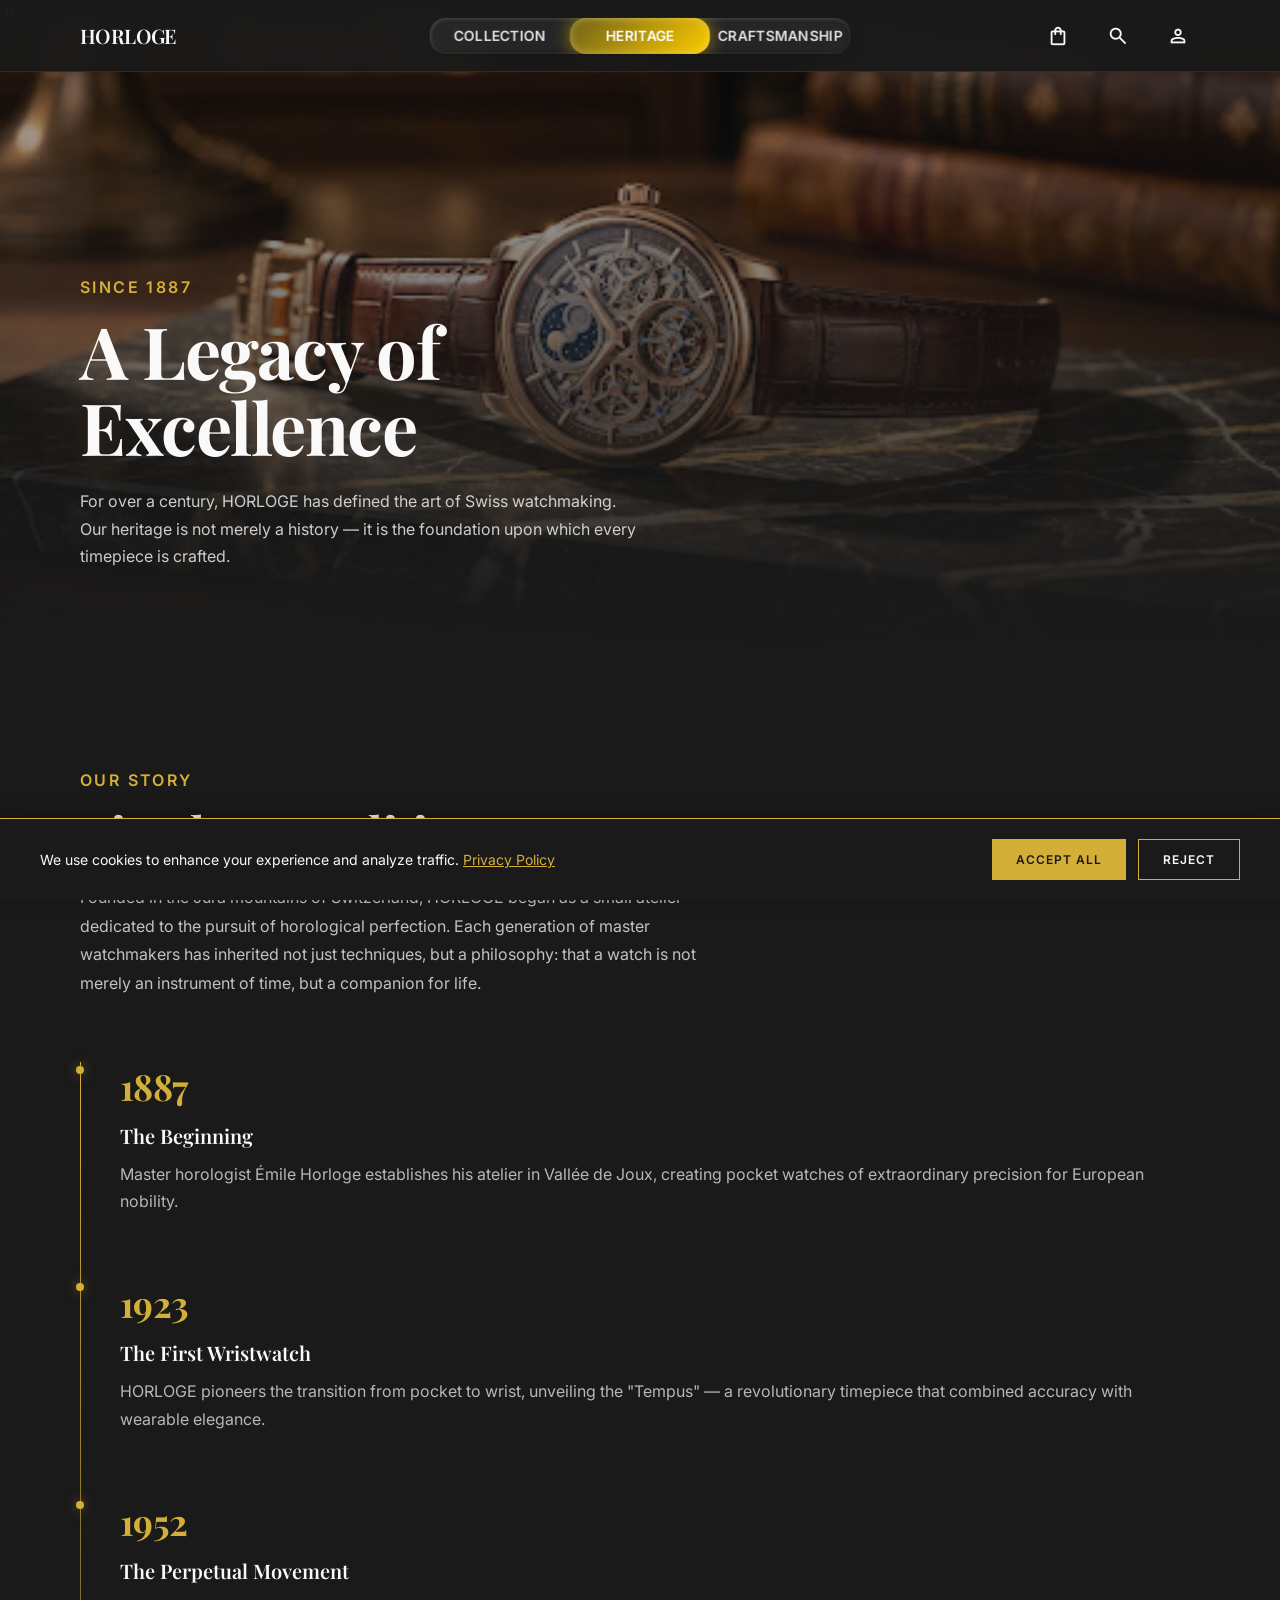
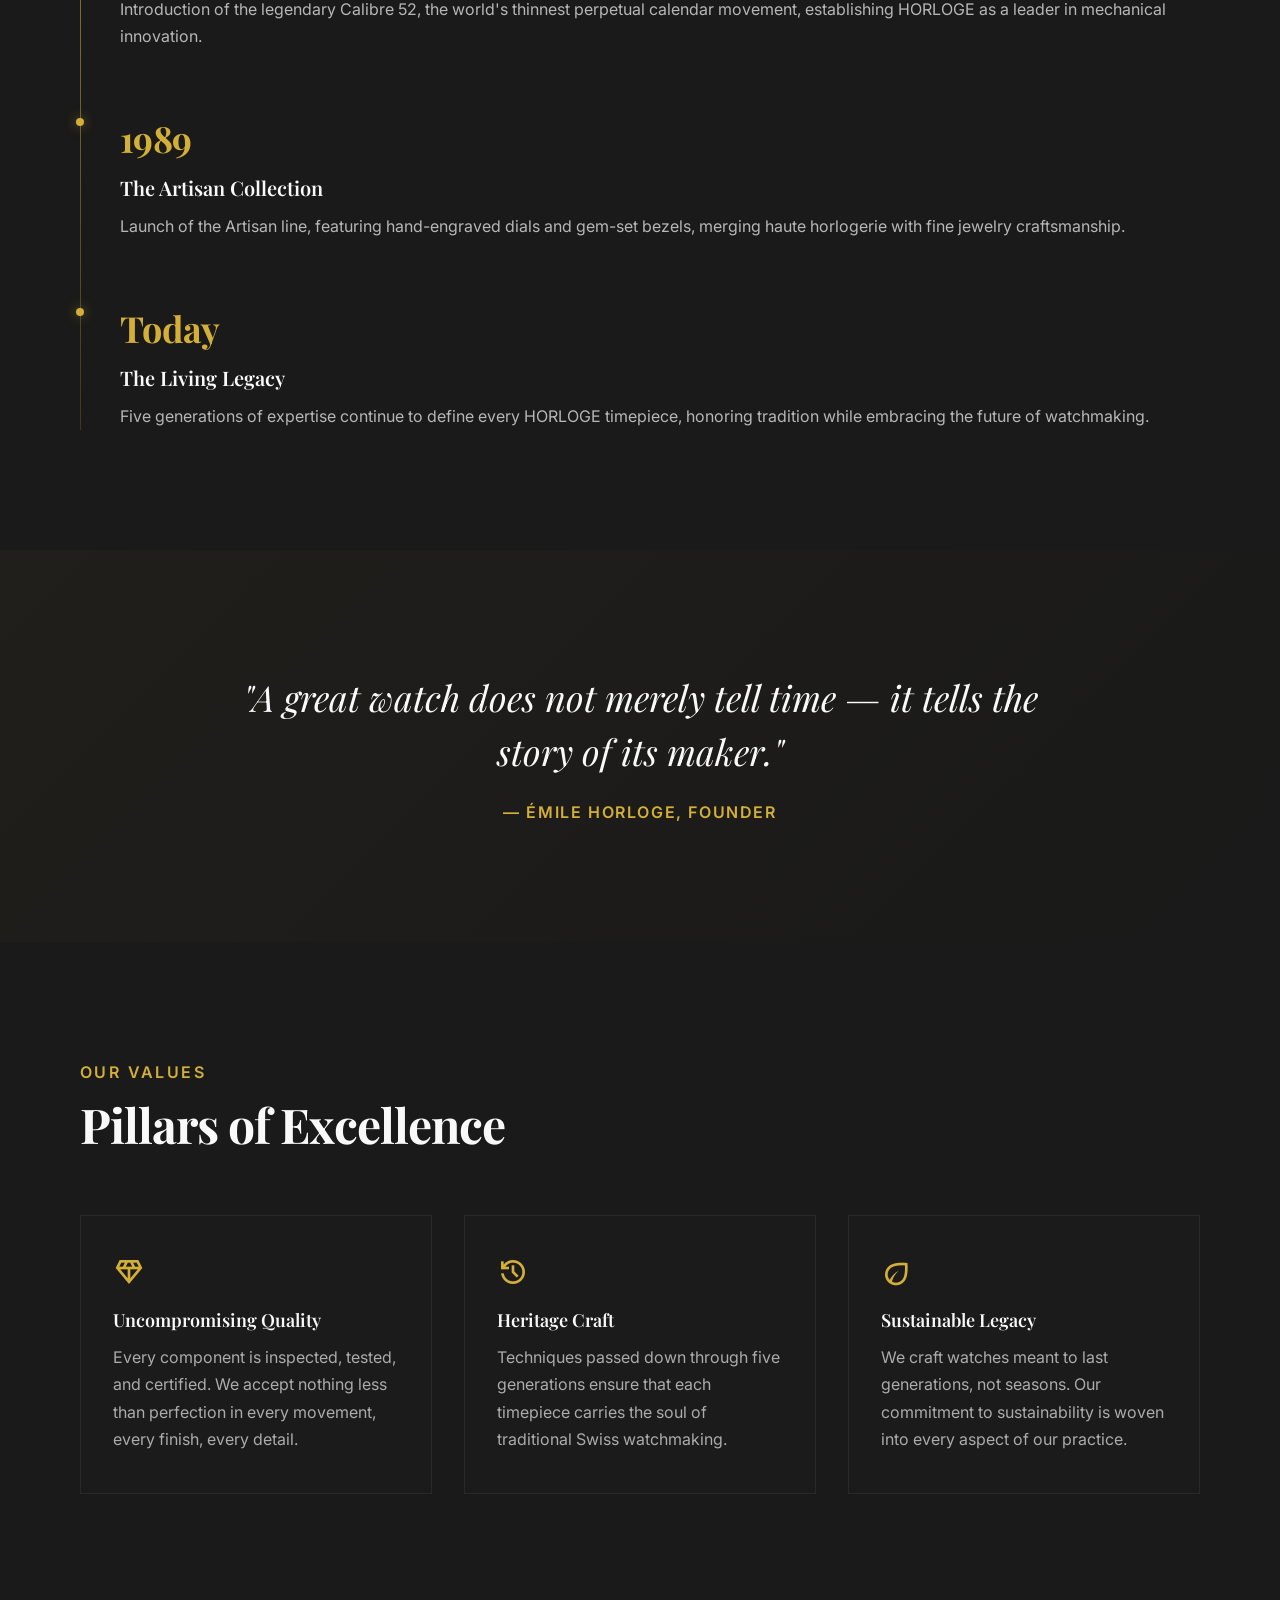
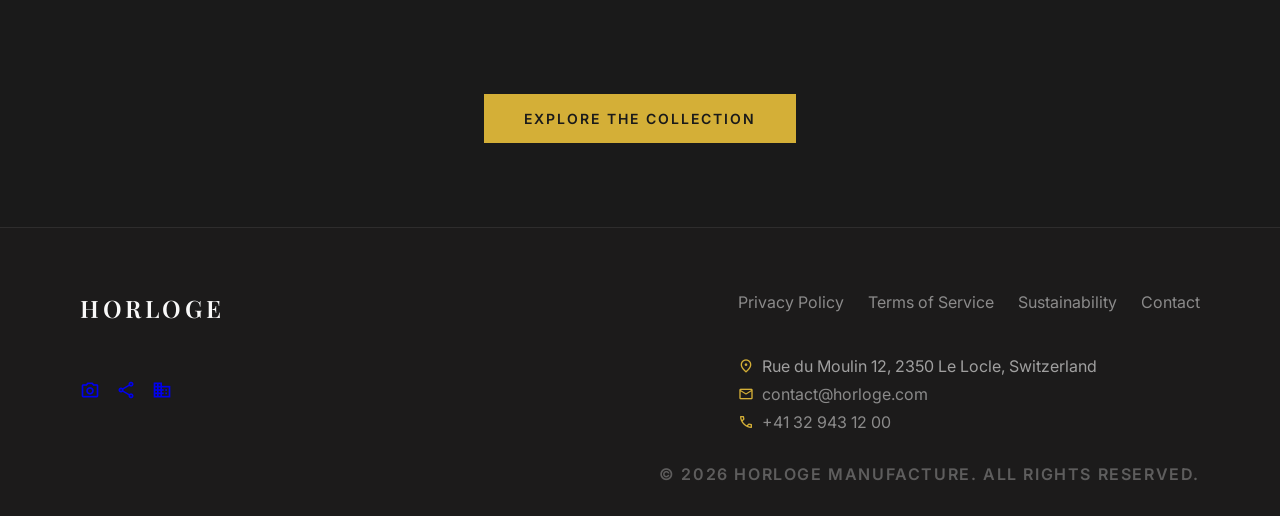
<file: heritage.html>
<!DOCTYPE html>
<html lang="en">
<head>
    <meta charset="UTF-8">
    <meta name="viewport" content="width=device-width, initial-scale=1.0">
    <title>HORLOGE - Heritage</title>
    <meta name="description" content="Over a century of Swiss horological excellence. Discover the legacy, traditions, and innovations that define HORLOGE watchmaking.">
    <link rel="canonical" href="https://horloge.com/heritage.html">
    <link rel="icon" type="image/svg+xml" href="favicon.svg">
    <meta property="og:type" content="website">
    <meta property="og:title" content="HORLOGE - Heritage">
    <meta property="og:description" content="Over a century of Swiss horological excellence. Discover the legacy, traditions, and innovations that define HORLOGE watchmaking.">
    <meta property="og:image" content="https://horloge.com/images/hero-watch.jpg">
    <meta property="og:url" content="https://horloge.com/heritage.html">
    <meta name="twitter:card" content="summary_large_image">
    <meta name="twitter:title" content="HORLOGE - Heritage">
    <meta name="twitter:description" content="Over a century of Swiss horological excellence. Discover the legacy, traditions, and innovations that define HORLOGE watchmaking.">
    <meta name="twitter:image" content="https://horloge.com/images/hero-watch.jpg">
    <link rel="preconnect" href="https://fonts.googleapis.com">
    <link rel="preconnect" href="https://fonts.gstatic.com" crossorigin>
    <link href="https://fonts.googleapis.com/css2?family=Playfair+Display:wght@600;700&family=Inter:wght@400;600&display=swap" rel="stylesheet">
    <link href="https://fonts.googleapis.com/css2?family=Material+Symbols+Outlined:wght,FILL@100..700,0..1&display=swap" rel="stylesheet">
    <link rel="stylesheet" href="shared/styles.css">`n    <script src="analytics.js" defer></script>
    <style>
        *, *::before, *::after { margin: 0; padding: 0; box-sizing: border-box; }

        :root {
            --deep-charcoal: #1A1A1A;
            --rich-gold: #D4AF37;
            --ivory: #F9F9F9;
            --polished-silver: #C0C0C0;
            --white: #FFFFFF;
            --primary-container: #1C1B1B;
            --on-surface-variant: #999999;
            --surface-variant: #333333;
            --container-max: 1440px;
            --margin-desktop: 80px;
            --margin-mobile: 20px;
            --gutter: 24px;
            --section-gap: 120px;
            --font-display: 'Playfair Display', Georgia, serif;
            --font-body: 'Inter', -apple-system, BlinkMacSystemFont, sans-serif;
        }

        html { scroll-behavior: smooth; }

        body {
            font-family: var(--font-body);
            background-color: var(--deep-charcoal);
            color: var(--ivory);
            -webkit-font-smoothing: antialiased;
            min-height: 100vh;
            display: flex;
            flex-direction: column;
            overflow-x: hidden;
        }

        ::selection { background-color: var(--rich-gold); color: var(--deep-charcoal); }
        .material-symbols-outlined { font-variation-settings: 'FILL' 0, 'wght' 400, 'GRAD' 0, 'opsz' 24; }

        /* NAVIGATION */
        .nav {
            position: fixed; top: 0; left: 0; right: 0; z-index: 100;
            height: 72px; display: flex; align-items: center; justify-content: space-between;
            padding: 0 16px; background-color: rgba(26, 26, 26, 0.95);
            backdrop-filter: blur(12px); border-bottom: 1px solid rgba(255, 255, 255, 0.08);
        }
        @media (min-width: 768px) { .nav { padding: 0 var(--margin-desktop); } }

        .nav__menu-btn {
            display: none; position: relative; width: 44px; height: 44px;
            border-radius: 5px; border: none; background: transparent;
            cursor: pointer; padding: 0; flex-shrink: 0; overflow: hidden;
        }
        @media (max-width: 767px) { .nav__menu-btn { display: flex; align-items: center; justify-content: center; } }
        .nav__menu-btn .menu-icon { display: flex; align-items: center; justify-content: center; }
        .nav__menu-btn .menu-icon svg { width: 28px; height: 28px; }
        .nav__menu-btn .menu-text {
            position: absolute; font-family: var(--font-body); font-size: 16px;
            font-weight: 700; letter-spacing: 0.1em; text-transform: uppercase;
            color: var(--ivory); opacity: 0; transform: translateX(8px);
            transition: opacity 0.4s ease, transform 0.4s ease; white-space: nowrap; pointer-events: none;
        }
        .nav__menu-btn:hover .menu-icon { transform: translateX(-2px); }
        .nav__menu-btn:hover .menu-text { opacity: 1; transform: translateX(0); }

        .nav__logo {
            font-family: var(--font-display); font-size: 20px; font-weight: 600;
            letter-spacing: -0.03em; text-decoration: none; color: var(--rich-gold);
            position: absolute; left: 50%; transform: translateX(-50%); z-index: 102;
        }
        @media (min-width: 768px) { .nav__logo { color: var(--ivory); position: relative; left: auto; transform: none; } }

        .glass-radio-group {
            --bg: rgba(255, 255, 255, 0.06); --text: #e5e5e5;
            display: none; position: absolute; left: 50%; top: 50%;
            transform: translate(-50%, -50%); background: var(--bg);
            border-radius: 1rem; backdrop-filter: blur(12px);
            box-shadow: inset 1px 1px 4px rgba(255,255,255,0.2), inset -1px -1px 6px rgba(0,0,0,0.3), 0 4px 12px rgba(0,0,0,0.15);
            overflow: hidden; width: fit-content; flex: 0 0 0; z-index: 101;
        }
        @media (min-width: 768px) { .glass-radio-group { display: flex; } }
        @media (max-width: 767px) { .glass-radio-group { display: none; position: absolute; pointer-events: none; } }
        .glass-radio-group input[type="radio"] { position: absolute; opacity: 0; width: 0; height: 0; pointer-events: none; }
        .glass-radio-group label {
            flex: 1; display: flex; align-items: center; justify-content: center;
            min-width: 100px; font-family: var(--font-body); font-size: 16px;
            font-weight: 600; letter-spacing: 0.3px; text-transform: uppercase;
            padding: 0.6rem 1.4rem; cursor: pointer; color: var(--text);
            position: relative; z-index: 2; transition: color 0.3s ease-in-out; text-decoration: none;
        }
        .glass-radio-group label:hover { color: #fff; }
        .glass-radio-group input[type="radio"]:checked + label { color: #fff; }
        .glass-glider {
            position: absolute; top: 0; bottom: 0; width: calc(100% / 3);
            border-radius: 1rem; z-index: 1;
            transition: transform 0.5s cubic-bezier(0.37, 1.95, 0.66, 0.56), background 0.4s ease-in-out, box-shadow 0.4s ease-in-out;
        }
        #nav-collection:checked ~ .glass-glider { transform: translateX(0%); background: linear-gradient(135deg, #c0c0c055, #e0e0e0); box-shadow: 0 0 18px rgba(192,192,192,0.5); }
        #nav-heritage:checked ~ .glass-glider { transform: translateX(100%); background: linear-gradient(135deg, #ffd70055, #ffcc00); box-shadow: 0 0 18px rgba(255,215,0,0.5); }
        #nav-craftsmanship:checked ~ .glass-glider { transform: translateX(200%); background: linear-gradient(135deg, #d0e7ff55, #a0d8ff); box-shadow: 0 0 18px rgba(160,216,255,0.5); }

        .nav__actions { display: flex; align-items: center; gap: 4px; flex-shrink: 0; position: relative; z-index: 102; }
        @media (min-width: 768px) { .nav__actions { gap: 16px; margin-left: auto; } }
        .nav__icon-btn {
            background: none; border: none; cursor: pointer; padding: 6px;
            color: var(--ivory); transition: color 0.3s ease;
            display: flex; align-items: center; justify-content: center; position: relative;
        }
        .nav__icon-btn:hover { color: var(--rich-gold); }
        .nav__icon-btn .material-symbols-outlined { font-size: 22px; }

        /* HERO SECTION */
        .hero {
            position: relative; min-height: 70vh; display: flex; align-items: flex-end;
            padding: 120px 0 80px; overflow: hidden;
        }
        .hero__bg {
            position: absolute; inset: 0; width: 100%; height: 100%; object-fit: cover;
        }
        .hero__overlay {
            position: absolute; inset: 0;
            background: linear-gradient(to top, var(--deep-charcoal) 0%, rgba(26,26,26,0.6) 50%, rgba(26,26,26,0.3) 100%);
        }
        .hero__content {
            position: relative; z-index: 10; width: 100%; max-width: var(--container-max);
            margin: 0 auto; padding: 0 var(--margin-mobile);
        }
        @media (min-width: 768px) { .hero__content { padding: 0 var(--margin-desktop); } }
        .hero__label {
            font-size: 16px; font-weight: 600; letter-spacing: 0.15em;
            text-transform: uppercase; color: var(--rich-gold); margin-bottom: 16px;
        }
        .hero__title {
            font-family: var(--font-display); font-weight: 700; line-height: 1.05;
            color: var(--ivory); letter-spacing: -0.02em; margin-bottom: 24px;
        }
        @media (max-width: 767px) { .hero__title { font-size: 42px; } }
        @media (min-width: 768px) { .hero__title { font-size: 72px; } }
        .hero__desc {
            font-size: 16px; line-height: 1.7; color: rgba(249,249,249,0.8);
            max-width: 560px;
        }

        /* MAIN CONTENT */
        .main { flex: 1; }

        .section {
            padding: var(--section-gap) 0;
        }
        .section__inner {
            max-width: var(--container-max); margin: 0 auto;
            padding: 0 var(--margin-mobile);
        }
        @media (min-width: 768px) { .section__inner { padding: 0 var(--margin-desktop); } }

        .section__label {
            font-size: 16px; font-weight: 600; letter-spacing: 0.15em;
            text-transform: uppercase; color: var(--rich-gold); margin-bottom: 16px;
        }
        .section__title {
            font-family: var(--font-display); font-weight: 700; line-height: 1.1;
            color: var(--ivory); letter-spacing: -0.02em; margin-bottom: 24px;
        }
        @media (max-width: 767px) { .section__title { font-size: 32px; } }
        @media (min-width: 768px) { .section__title { font-size: 48px; } }
        .section__text {
            font-size: 16px; line-height: 1.8; color: rgba(249,249,249,0.75);
            max-width: 640px;
        }

        /* TIMELINE */
        .timeline {
            position: relative; padding-left: 40px; margin-top: 64px;
        }
        .timeline::before {
            content: ''; position: absolute; left: 0; top: 0; bottom: 0;
            width: 1px; background: linear-gradient(to bottom, var(--rich-gold), rgba(212,175,55,0.2));
        }
        .timeline__item {
            position: relative; margin-bottom: 64px;
        }
        .timeline__item:last-child { margin-bottom: 0; }
        .timeline__dot {
            position: absolute; left: -44px; top: 4px; width: 8px; height: 8px;
            background: var(--rich-gold); border-radius: 50%;
            box-shadow: 0 0 12px rgba(212,175,55,0.5);
        }
        .timeline__year {
            font-family: var(--font-display); font-size: 36px; font-weight: 700;
            color: var(--rich-gold); margin-bottom: 12px; letter-spacing: -0.02em;
        }
        .timeline__title {
            font-family: var(--font-display); font-size: 20px; font-weight: 600;
            color: var(--ivory); margin-bottom: 12px;
        }
        .timeline__text {
            font-size: 16px; line-height: 1.7; color: rgba(249,249,249,0.7);
        }

        /* LEGACY GRID */
        .legacy-grid {
            display: grid; gap: 32px; margin-top: 64px;
        }
        @media (min-width: 768px) { .legacy-grid { grid-template-columns: repeat(3, 1fr); } }
        .legacy-card {
            background: var(--primary-container); padding: 40px 32px;
            border: 1px solid rgba(255,255,255,0.06);
            transition: border-color 0.3s ease, transform 0.3s ease;
        }
        .legacy-card:hover {
            border-color: rgba(212,175,55,0.3); transform: translateY(-4px);
        }
        .legacy-card__icon {
            font-size: 32px; color: var(--rich-gold); margin-bottom: 20px;
        }
        .legacy-card__title {
            font-family: var(--font-display); font-size: 18px; font-weight: 600;
            color: var(--ivory); margin-bottom: 12px;
        }
        .legacy-card__text {
            font-size: 16px; line-height: 1.7; color: rgba(249,249,249,0.65);
        }

        /* QUOTE */
        .quote {
            text-align: center; padding: var(--section-gap) 0;
            background: linear-gradient(135deg, rgba(212,175,55,0.03) 0%, transparent 100%);
        }
        .quote__text {
            font-family: var(--font-display); font-style: italic; font-size: 28px;
            line-height: 1.5; color: var(--ivory); max-width: 800px; margin: 0 auto 24px;
        }
        @media (min-width: 768px) { .quote__text { font-size: 36px; } }
        .quote__author {
            font-size: 16px; font-weight: 600; letter-spacing: 0.1em;
            text-transform: uppercase; color: var(--rich-gold);
        }

        /* FOOTER */
        .footer {
            background-color: var(--primary-container); border-top: 1px solid rgba(255,255,255,0.08);
            padding: 48px var(--margin-mobile) 32px;
        }
        @media (min-width: 768px) { .footer { padding: 64px var(--margin-desktop) 32px; } }
        .footer__inner { max-width: var(--container-max); margin: 0 auto; }
        .footer__brand { margin-bottom: 32px; }
        .footer__logo {
            font-family: var(--font-display); font-size: 24px; font-weight: 600;
            letter-spacing: 0.15em; text-transform: uppercase; color: var(--ivory);
        }
        .footer__links { list-style: none; display: flex; flex-wrap: wrap; gap: 24px; margin-bottom: 32px; }
        .footer__link {
            font-size: 16px; color: rgba(249,249,249,0.5); text-decoration: none;
            transition: color 0.3s ease;
        }
        .footer__link:hover { color: var(--rich-gold); }
        .footer__copyright-text {
            font-size: 16px; font-weight: 600; letter-spacing: 0.1em;
            color: rgba(249,249,249,0.3); text-transform: uppercase;
        }
        @media (min-width: 768px) {
            .footer__inner { display: grid; grid-template-columns: 1fr auto; gap: 32px; align-items: start; }
            .footer__brand { margin-bottom: 0; }
            .footer__links { margin-bottom: 0; justify-content: flex-end; }
            .footer__copyright { grid-column: span 2; text-align: right; }
        }

        /* FOCUS & MOTION */
        .nav__link:focus-visible, .nav__logo:focus-visible, .nav__icon-btn:focus-visible,
        .footer__link:focus-visible {
            outline: 2px solid var(--rich-gold); outline-offset: 4px;
        }
        @media (prefers-reduced-motion: reduce) {
            *, *::before, *::after { animation-duration: 0.01ms !important; transition-duration: 0.01ms !important; }
        }

        /* MOBILE MENU */
        .mobile-menu {
            position: fixed; inset: 0; z-index: 200; background-color: var(--deep-charcoal);
            display: flex; flex-direction: column; opacity: 0; visibility: hidden;
            transition: opacity 0.3s ease, visibility 0.3s ease;
        }
        .mobile-menu.is-open { opacity: 1; visibility: visible; }
        .mobile-menu__header {
            display: flex; align-items: center; justify-content: space-between;
            height: 80px; padding: 0 var(--margin-mobile);
            border-bottom: 1px solid rgba(255,255,255,0.1);
        }
        .mobile-menu__logo { font-family: var(--font-display); font-size: 20px; font-weight: 600; letter-spacing: -0.03em; color: var(--ivory); }
        .mobile-menu__close { background: none; border: none; cursor: pointer; padding: 8px; color: var(--ivory); }
        .mobile-menu__close .material-symbols-outlined { font-size: 24px; }
        .mobile-menu__nav { flex: 1; display: flex; flex-direction: column; padding: 32px var(--margin-mobile); }
        .glass-radio-group--mobile {
            display: none; flex-direction: column; position: relative; background: rgba(255,255,255,0.06);
            border-radius: 1rem; backdrop-filter: blur(12px);
            box-shadow: inset 1px 1px 4px rgba(255,255,255,0.2), inset -1px -1px 6px rgba(0,0,0,0.3);
            overflow: hidden; width: 100%; max-width: 280px; margin: 0 auto;
        }
        @media (max-width: 767px) { .glass-radio-group--mobile { display: flex; } }
        .glass-radio-group--mobile input[type="radio"] { position: absolute; opacity: 0; width: 0; height: 0; pointer-events: none; }
        .glass-radio-group--mobile label {
            flex: 1; display: flex; align-items: center; justify-content: center;
            font-family: var(--font-body); font-size: 16px; font-weight: 600;
            letter-spacing: 0.3px; text-transform: uppercase; padding: 1rem 1.4rem;
            cursor: pointer; color: #e5e5e5; position: relative; z-index: 2;
            transition: color 0.3s ease-in-out; text-decoration: none;
            border-bottom: 1px solid rgba(255,255,255,0.05);
        }
        .glass-radio-group--mobile label:last-of-type { border-bottom: none; }
        .glass-radio-group--mobile label:hover { color: #fff; }
        .glass-radio-group--mobile input[type="radio"]:checked + label { color: #fff; }
        .glass-radio-group--mobile .glass-glider {
            position: absolute; left: 0; right: 0; top: 0; height: calc(100% / 3); width: 100%;
            border-radius: 1rem; z-index: 1;
            transition: transform 0.5s cubic-bezier(0.37,1.95,0.66,0.56), background 0.4s ease-in-out;
        }
        #nav-collection-mobile:checked ~ .glass-glider { transform: translateY(0%); background: linear-gradient(135deg, #c0c0c055, #e0e0e0); }
        #nav-heritage-mobile:checked ~ .glass-glider { transform: translateY(100%); background: linear-gradient(135deg, #ffd70055, #ffcc00); }
        #nav-craftsmanship-mobile:checked ~ .glass-glider { transform: translateY(200%); background: linear-gradient(135deg, #d0e7ff55, #a0d8ff); }

        .mobile-menu__actions { display: flex; justify-content: center; gap: 24px; padding: 24px var(--margin-mobile); border-top: 1px solid rgba(255,255,255,0.1); }
        .mobile-menu__icon-btn {
            background: none; border: none; cursor: pointer; padding: 8px; color: var(--ivory);
            transition: color 0.3s ease; position: relative;
        }
        .mobile-menu__icon-btn:hover { color: var(--rich-gold); }
        .mobile-menu__icon-btn .material-symbols-outlined { font-size: 24px; }
    </style>
    <link rel="stylesheet" href="animations.css">
</head>
<body>
    <a href="#main" class="skip-link">Skip to content</a>
    <header>
    <nav class="nav" role="navigation" aria-label="Main navigation">
        <button class="nav__menu-btn" aria-label="Toggle menu">
            <span class="menu-icon">
                <svg viewBox="0 0 80 80" width="28" height="28">
                    <rect width="80" height="15" fill="#f0f0f0" rx="10" />
                    <rect y="30" width="80" height="15" fill="#f0f0f0" rx="10" />
                    <rect y="60" width="80" height="15" fill="#f0f0f0" rx="10" />
                </svg>
            </span>
            <span class="menu-text">MENU</span>
        </button>
        <a href="index.html" class="nav__logo">HORLOGE</a>
        <div class="glass-radio-group">
            <input type="radio" name="nav-material" id="nav-collection">
            <label for="nav-collection">Collection</label>
            <input type="radio" name="nav-material" id="nav-heritage" checked>
            <label for="nav-heritage">Heritage</label>
            <input type="radio" name="nav-material" id="nav-craftsmanship">
            <label for="nav-craftsmanship">Craftsmanship</label>
            <div class="glass-glider"></div>
        </div>
        <div class="nav__actions">            <button class="nav__icon-btn" aria-label="Shopping bag" aria-live="polite">                <span class="material-symbols-outlined">shopping_bag</span>            </button>            <button class="nav__icon-btn" aria-label="Search">                <span class="material-symbols-outlined">search</span>            </button>            <button class="nav__icon-btn" aria-label="Account">                <span class="material-symbols-outlined">person</span>            </button>        </div>
    </nav>
</header>

    <div class="mobile-menu" role="dialog" aria-modal="true" aria-labelledby="mobileMenuTitle" id="mobileMenu" role="dialog" aria-label="Mobile navigation">
        <div class="mobile-menu__header">
            <span id="mobileMenuTitle" class="mobile-menu__logo">HORLOGE</span>
            <button class="mobile-menu__close" id="mobileMenuClose" aria-label="Close menu">
                <span class="material-symbols-outlined">close</span>
            </button>
        </div>
        <nav class="mobile-menu__nav">
            <div class="glass-radio-group--mobile">
                <input type="radio" name="nav-material-mobile" id="nav-collection-mobile">
                <label for="nav-collection-mobile">Collection</label>
                <input type="radio" name="nav-material-mobile" id="nav-heritage-mobile" checked>
                <label for="nav-heritage-mobile">Heritage</label>
                <input type="radio" name="nav-material-mobile" id="nav-craftsmanship-mobile">
                <label for="nav-craftsmanship-mobile">Craftsmanship</label>
                <div class="glass-glider"></div>
            </div>
        </nav>
        <div class="mobile-menu__actions">
            <button class="mobile-menu__icon-btn" aria-label="Search"><span class="material-symbols-outlined">search</span></button>
            <button class="mobile-menu__icon-btn" aria-label="Shopping bag"><span class="material-symbols-outlined">shopping_bag</span></button>
            <button class="mobile-menu__icon-btn" aria-label="Account"><span class="material-symbols-outlined">person</span></button>
        </div>
    </div>

    <!-- Search Overlay -->
    <div class="search-overlay" role="dialog" aria-modal="true" aria-labelledby="searchTitle" id="searchOverlay" role="dialog" aria-label="Search">
        <div class="search-overlay__header">
            <span id="mobileMenuTitle" class="mobile-menu__logo">HORLOGE</span>
            <button class="search-overlay__close" id="searchOverlayClose" aria-label="Close search">
                <span class="material-symbols-outlined">close</span>
            </button>
        </div>
        <div class="search-overlay__body">
            <div class="search-overlay__input-wrapper">
                <input type="text" class="search-overlay__input" id="searchInput" placeholder="Search watches..." autocomplete="off">
                <p class="search-overlay__hint">Type to search or press Enter</p>
            </div>
            <div class="search-overlay__results" id="searchResults"></div>
        </div>
    </div>

    <!-- Cart Overlay -->
    <div class="cart-overlay" role="dialog" aria-modal="true" aria-labelledby="cartTitle" id="cartOverlay">
        <div class="cart-overlay__backdrop"></div>
        <div class="cart-overlay__panel">
            <div class="cart-overlay__header">
                <span class="cart-overlay__title">Shopping Bag</span>
                <button class="cart-overlay__close" id="cartOverlayClose" aria-label="Close cart">
                    <span class="material-symbols-outlined">close</span>
                </button>
            </div>
            <div class="cart-overlay__body">
                <div class="cart-overlay__empty">
                    <span class="material-symbols-outlined cart-overlay__empty-icon">shopping_bag</span>
                    <p class="cart-overlay__empty-text">Your bag is empty</p>
                </div>
            </div>
            <div class="cart-overlay__footer">
                <a href="checkouts.html" class="cart-overlay__checkout">Proceed to Checkout</a>
            </div>
        </div>
    </div>

    <!-- Account Overlay -->
    <div class="account-overlay" role="dialog" aria-modal="true" aria-labelledby="accountTitle" id="accountOverlay" role="dialog" aria-label="Account">
        <div class="account-overlay__header">
            <span id="mobileMenuTitle" class="mobile-menu__logo">HORLOGE</span>
            <button class="account-overlay__close" id="accountOverlayClose" aria-label="Close account">
                <span class="material-symbols-outlined">close</span>
            </button>
        </div>
        <div class="account-overlay__body">
            <span class="material-symbols-outlined account-overlay__icon">person</span>
            <p class="account-overlay__title" style="font-family: var(--font-display); font-size: 28px; font-weight: 500; color: var(--ivory);">Welcome</p>
            <p class="account-overlay__text">Sign in to access your account, order history, and wishlist.</p>
            <div class="account-overlay__actions">
                <a href="signin.html" class="account-overlay__btn account-overlay__btn--primary">Sign In</a>
                <a href="signup.html" class="account-overlay__btn account-overlay__btn--secondary">Create Account</a>
            </div>
        </div>
    </div>

    <main class="main" id="main">
        <section class="hero">
            <img src="images/hero-watch.jpg" alt="HORLOGE Heritage" class="hero__bg" width="1920" height="1080" loading="eager">
            <div class="hero__overlay"></div>
            <div class="hero__content">
                <p class="hero__label">Since 1887</p>
                <h1 class="hero__title">A Legacy of<br>Excellence</h1>
                <p class="hero__desc">For over a century, HORLOGE has defined the art of Swiss watchmaking. Our heritage is not merely a history — it is the foundation upon which every timepiece is crafted.</p>
            </div>
        </section>

        <section class="section">
            <div class="section__inner">
                <p class="section__label">Our Story</p>
                <h2 class="section__title">Timeless Tradition</h2>
                <p class="section__text">Founded in the Jura mountains of Switzerland, HORLOGE began as a small atelier dedicated to the pursuit of horological perfection. Each generation of master watchmakers has inherited not just techniques, but a philosophy: that a watch is not merely an instrument of time, but a companion for life.</p>

                <div class="timeline">
                    <div class="timeline__item">
                        <div class="timeline__dot"></div>
                        <div class="timeline__year">1887</div>
                        <h3 class="timeline__title">The Beginning</h3>
                        <p class="timeline__text">Master horologist Émile Horloge establishes his atelier in Vallée de Joux, creating pocket watches of extraordinary precision for European nobility.</p>
                    </div>
                    <div class="timeline__item">
                        <div class="timeline__dot"></div>
                        <div class="timeline__year">1923</div>
                        <h3 class="timeline__title">The First Wristwatch</h3>
                        <p class="timeline__text">HORLOGE pioneers the transition from pocket to wrist, unveiling the "Tempus" — a revolutionary timepiece that combined accuracy with wearable elegance.</p>
                    </div>
                    <div class="timeline__item">
                        <div class="timeline__dot"></div>
                        <div class="timeline__year">1952</div>
                        <h3 class="timeline__title">The Perpetual Movement</h3>
                        <p class="timeline__text">Introduction of the legendary Calibre 52, the world's thinnest perpetual calendar movement, establishing HORLOGE as a leader in mechanical innovation.</p>
                    </div>
                    <div class="timeline__item">
                        <div class="timeline__dot"></div>
                        <div class="timeline__year">1989</div>
                        <h3 class="timeline__title">The Artisan Collection</h3>
                        <p class="timeline__text">Launch of the Artisan line, featuring hand-engraved dials and gem-set bezels, merging haute horlogerie with fine jewelry craftsmanship.</p>
                    </div>
                    <div class="timeline__item">
                        <div class="timeline__dot"></div>
                        <div class="timeline__year">Today</div>
                        <h3 class="timeline__title">The Living Legacy</h3>
                        <p class="timeline__text">Five generations of expertise continue to define every HORLOGE timepiece, honoring tradition while embracing the future of watchmaking.</p>
                    </div>
                </div>
            </div>
        </section>

        <section class="quote">
            <div class="section__inner">
                <blockquote class="quote__text">"A great watch does not merely tell time — it tells the story of its maker."</blockquote>
                <p class="quote__author">— Émile Horloge, Founder</p>
            </div>
        </section>

        <section class="section">
            <div class="section__inner">
                <p class="section__label">Our Values</p>
                <h2 class="section__title">Pillars of Excellence</h2>

                <div class="legacy-grid">
                    <div class="legacy-card">
                        <span class="material-symbols-outlined legacy-card__icon">diamond</span>
                        <h3 class="legacy-card__title">Uncompromising Quality</h3>
                        <p class="legacy-card__text">Every component is inspected, tested, and certified. We accept nothing less than perfection in every movement, every finish, every detail.</p>
                    </div>
                    <div class="legacy-card">
                        <span class="material-symbols-outlined legacy-card__icon">history</span>
                        <h3 class="legacy-card__title">Heritage Craft</h3>
                        <p class="legacy-card__text">Techniques passed down through five generations ensure that each timepiece carries the soul of traditional Swiss watchmaking.</p>
                    </div>
                    <div class="legacy-card">
                        <span class="material-symbols-outlined legacy-card__icon">eco</span>
                        <h3 class="legacy-card__title">Sustainable Legacy</h3>
                        <p class="legacy-card__text">We craft watches meant to last generations, not seasons. Our commitment to sustainability is woven into every aspect of our practice.</p>
                    </div>
                </div>
            </div>
        </section>

        <section class="section" style="text-align: center; padding: 80px 24px;">
            <a href="collection.html" class="btn btn--primary" onclick="horlogeTrack('cta_click', {cta: 'explore_collection'})">Explore the Collection</a>
        </section>
    </main>

    <footer class="footer">
        <div class="footer__inner">
            <div class="footer__brand"><span class="footer__logo">HORLOGE</span></div>
            <ul class="footer__links">
                    <li><a href="privacy.html" class="footer__link">Privacy Policy</a></li>
                    <li><a href="terms.html" class="footer__link">Terms of Service</a></li>
                    <li><a href="sustainability.html" class="footer__link">Sustainability</a></li>
                    <li><a href="contact.html" class="footer__link">Contact</a></li>
            </ul>

            <div class="footer__social" style="margin-top: 24px; display: flex; gap: 16px;">
                <a href="https://instagram.com/horloge" class="footer__social-link" aria-label="Instagram" target="_blank" rel="noopener"><span class="material-symbols-outlined" style="font-size: 20px;">camera_alt</span></a>
                <a href="https://twitter.com/horloge" class="footer__social-link" aria-label="Twitter" target="_blank" rel="noopener"><span class="material-symbols-outlined" style="font-size: 20px;">share</span></a>
                <a href="https://linkedin.com/company/horloge" class="footer__social-link" aria-label="LinkedIn" target="_blank" rel="noopener"><span class="material-symbols-outlined" style="font-size: 20px;">business</span></a>
            </div>

            <div class="footer__contact">
                <div class="footer__contact-item">
                    <span class="material-symbols-outlined">location_on</span>
                    <span>Rue du Moulin 12, 2350 Le Locle, Switzerland</span>
                </div>
                <div class="footer__contact-item">
                    <span class="material-symbols-outlined">mail</span>
                    <a href="mailto:contact@horloge.com">contact@horloge.com</a>
                </div>
                <div class="footer__contact-item">
                    <span class="material-symbols-outlined">call</span>
                    <a href="tel:+41329431200">+41 32 943 12 00</a>
                </div>
            </div>
            <div class="footer__copyright">
                <p class="footer__copyright-text">&copy; 2026 HORLOGE MANUFACTURE. ALL RIGHTS RESERVED.</p>
            </div>
        </div>
    </footer>

    <script src="shared/overlays.js"></script>
    <script src="animations.js"></script>
</body>
</html>
</file>
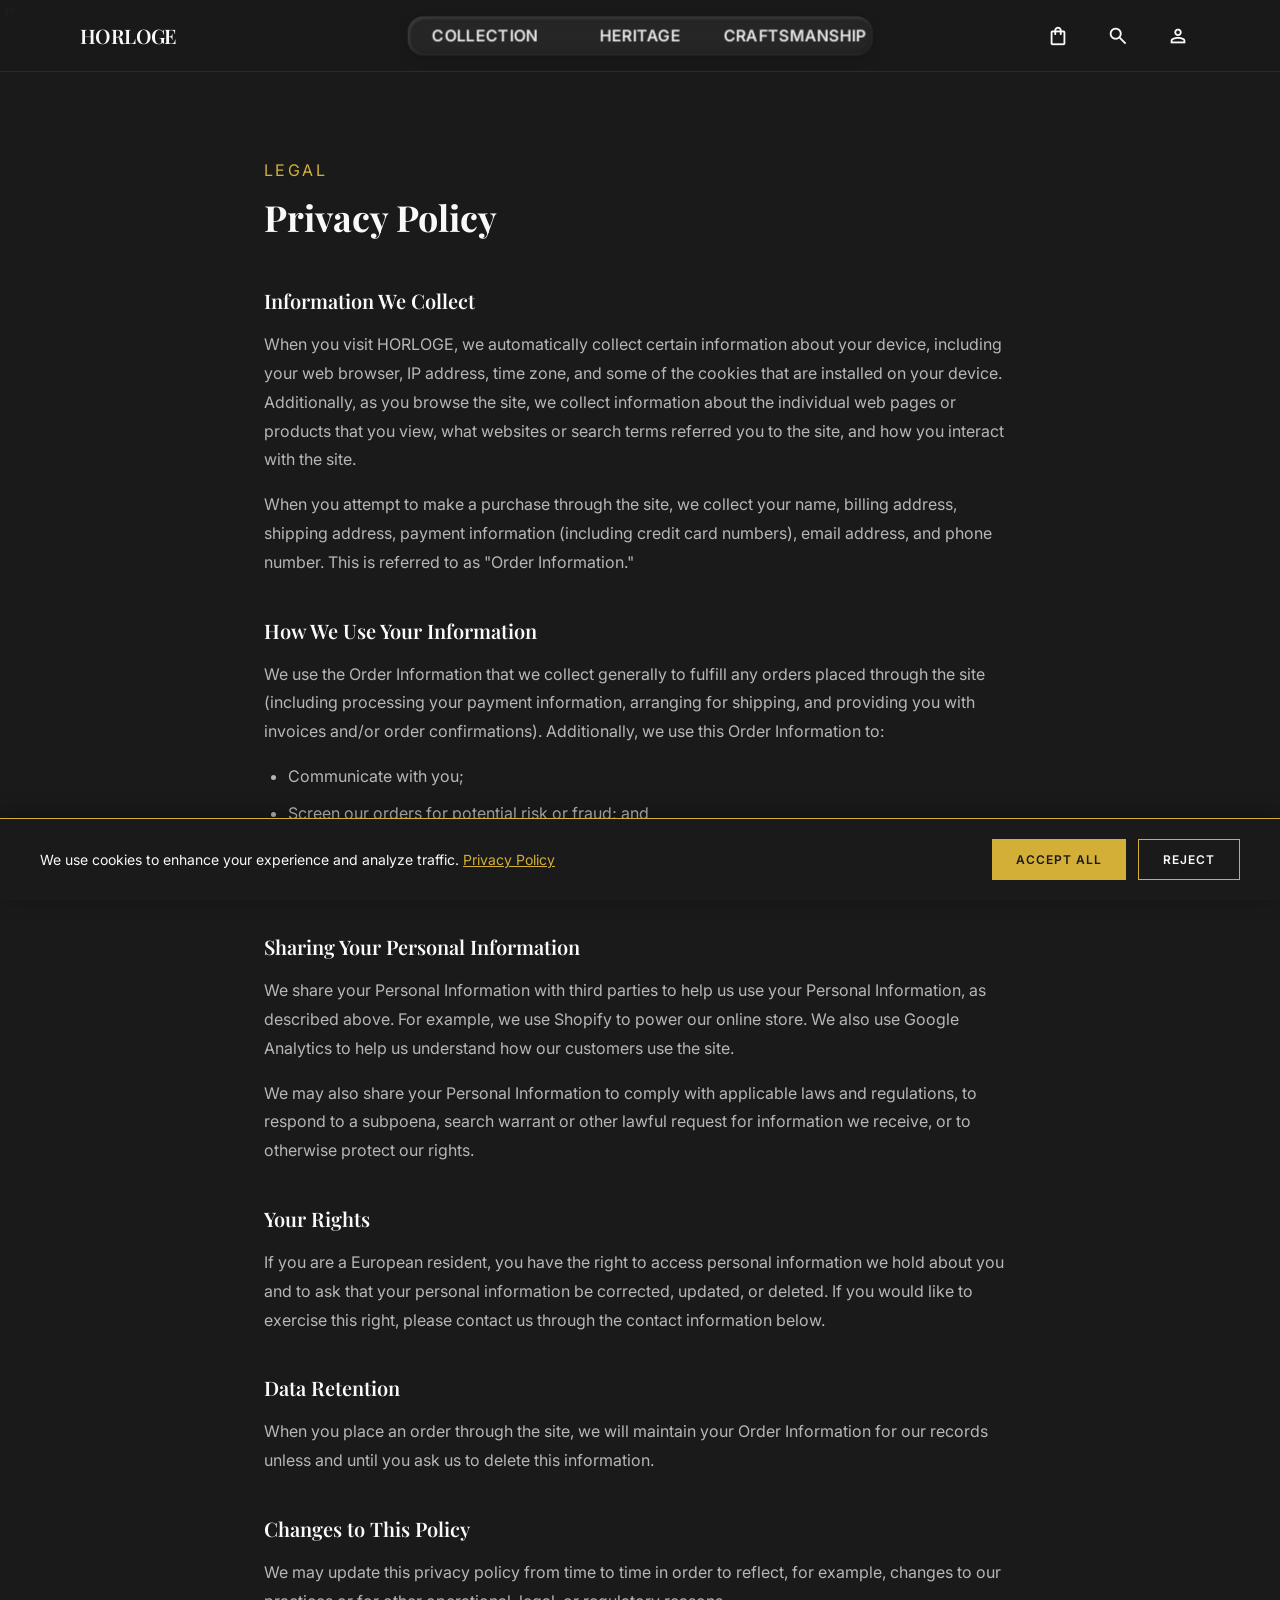
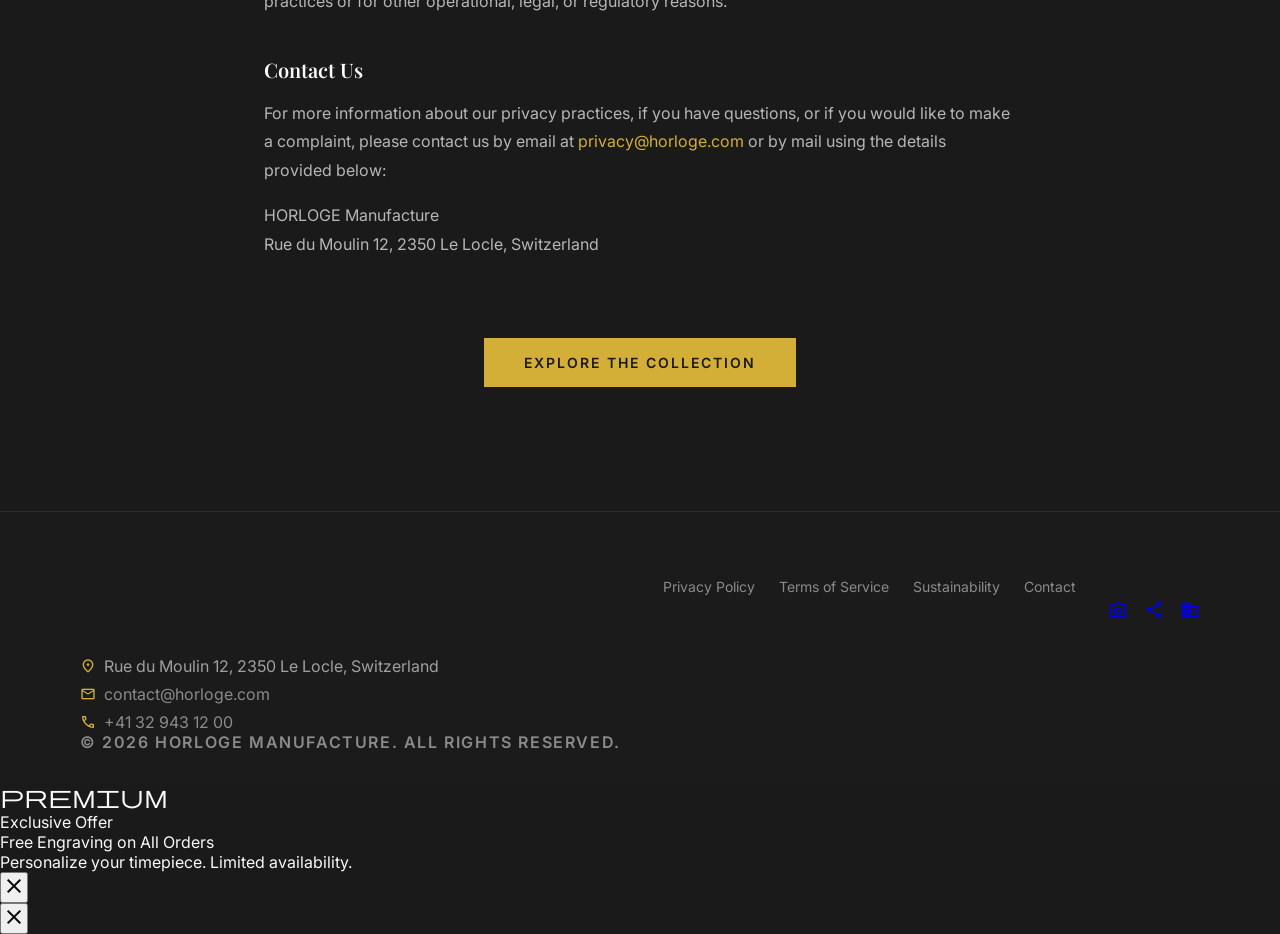
<file: privacy.html>
<!DOCTYPE html>
<html lang="en">
<head>
    <meta charset="UTF-8">
    <meta name="viewport" content="width=device-width, initial-scale=1.0">
    <title>Privacy Policy - HORLOGE</title>
    <meta name="description" content="HORLOGE privacy policy. Learn how we collect, use, and protect your personal information.">
    <link rel="canonical" href="https://horloge.com/privacy.html">
    <link rel="icon" type="image/svg+xml" href="favicon.svg">
    <meta property="og:type" content="website">
    <meta property="og:title" content="Privacy Policy - HORLOGE">
    <meta property="og:description" content="HORLOGE privacy policy. Learn how we collect, use, and protect your personal information.">
    <meta property="og:image" content="https://horloge.com/images/hero-watch.jpg">
    <meta property="og:url" content="https://horloge.com/privacy.html">
    <meta name="twitter:card" content="summary_large_image">
    <meta name="twitter:title" content="Privacy Policy - HORLOGE">
    <meta name="twitter:description" content="HORLOGE privacy policy. Learn how we collect, use, and protect your personal information.">
    <meta name="twitter:image" content="https://horloge.com/images/hero-watch.jpg">
    <link rel="preconnect" href="https://fonts.googleapis.com">
    <link rel="preconnect" href="https://fonts.gstatic.com" crossorigin>
    <link href="https://fonts.googleapis.com/css2?family=Playfair+Display:wght@600;700&family=Inter:wght@400;600&display=swap" rel="stylesheet">
    <link href="https://fonts.googleapis.com/css2?family=Material+Symbols+Outlined:wght,FILL@100..700,0..1&display=swap" rel="stylesheet">
    <link rel="stylesheet" href="shared/styles.css">`n    <script src="analytics.js" defer></script>
    <style>
        *, *::before, *::after { margin: 0; padding: 0; box-sizing: border-box; }
        :root {
            --deep-charcoal: #1A1A1A; --rich-gold: #D4AF37; --ivory: #F9F9F9;
            --font-display: 'Playfair Display', Georgia, serif;
            --font-body: 'Inter', -apple-system, BlinkMacSystemFont, sans-serif;
        }
        body { font-family: var(--font-body); background: var(--deep-charcoal); color: var(--ivory); -webkit-font-smoothing: antialiased; }
        .legal { max-width: 800px; margin: 0 auto; padding: 140px 24px 80px; }
        .legal__label { font-size: 16px; letter-spacing: 0.15em; text-transform: uppercase; color: var(--rich-gold); margin-bottom: 16px; }
        .legal__title { font-family: var(--font-display); font-size: 36px; font-weight: 700; margin-bottom: 48px; line-height: 1.2; }
        .legal__section { margin-bottom: 40px; }
        .legal__section h2 { font-family: var(--font-display); font-size: 20px; font-weight: 600; margin-bottom: 16px; color: var(--ivory); }
        .legal__section p { font-size: 16px; line-height: 1.8; color: rgba(249,249,249,0.7); margin-bottom: 16px; }
        .legal__section ul { list-style: disc; padding-left: 24px; margin-bottom: 16px; }
        .legal__section li { font-size: 16px; line-height: 1.8; color: rgba(249,249,249,0.7); margin-bottom: 8px; }
    </style>
</head>
<body>
    <a href="#main" class="skip-link">Skip to content</a>
    <header>
    <nav class="nav" role="navigation" aria-label="Main navigation">
        <button class="nav__menu-btn" aria-label="Toggle menu">
            <span class="menu-icon">
                <svg viewBox="0 0 80 80" width="28" height="28">
                    <rect width="80" height="15" fill="#f0f0f0" rx="10" />
                    <rect y="30" width="80" height="15" fill="#f0f0f0" rx="10" />
                    <rect y="60" width="80" height="15" fill="#f0f0f0" rx="10" />
                </svg>
            </span>
            <span class="menu-text">MENU</span>
        </button>
        <a href="index.html" class="nav__logo" aria-label="HORLOGE home">HORLOGE</a>
        <div class="glass-radio-group">
            <input type="radio" name="nav-material" id="nav-collection">
            <label for="nav-collection">Collection</label>
            <input type="radio" name="nav-material" id="nav-heritage">
            <label for="nav-heritage">Heritage</label>
            <input type="radio" name="nav-material" id="nav-craftsmanship">
            <label for="nav-craftsmanship">Craftsmanship</label>
            <div class="glass-glider"></div>
        </div>
        <div class="nav__actions">            <button class="nav__icon-btn" aria-label="Shopping bag" aria-live="polite">                <span class="material-symbols-outlined">shopping_bag</span>            </button>            <button class="nav__icon-btn" aria-label="Search">                <span class="material-symbols-outlined">search</span>            </button>            <button class="nav__icon-btn" aria-label="Account">                <span class="material-symbols-outlined">person</span>            </button>        </div>
    </nav>
</header>

    <div class="mobile-menu" role="dialog" aria-modal="true" aria-labelledby="mobileMenuTitle" id="mobileMenu" role="dialog" aria-label="Mobile navigation">
        <div class="mobile-menu__header">
            <span id="mobileMenuTitle" class="mobile-menu__logo">HORLOGE</span>
            <button class="mobile-menu__close" id="mobileMenuClose" aria-label="Close menu"><span class="material-symbols-outlined">close</span></button>
        </div>
        <nav class="mobile-menu__nav">
            <div class="glass-radio-group--mobile">
                <input type="radio" name="nav-material-mobile" id="nav-collection-mobile">
                <label for="nav-collection-mobile">Collection</label>
                <input type="radio" name="nav-material-mobile" id="nav-heritage-mobile">
                <label for="nav-heritage-mobile">Heritage</label>
                <input type="radio" name="nav-material-mobile" id="nav-craftsmanship-mobile">
                <label for="nav-craftsmanship-mobile">Craftsmanship</label>
                <div class="glass-glider"></div>
            </div>
        </nav>
        <div class="mobile-menu__actions">
            <button class="mobile-menu__icon-btn" aria-label="Search"><span class="material-symbols-outlined">search</span></button>
            <button class="mobile-menu__icon-btn" aria-label="Shopping bag"><span class="material-symbols-outlined">shopping_bag</span></button>
            <button class="mobile-menu__icon-btn" aria-label="Account"><span class="material-symbols-outlined">person</span></button>
        </div>
    </div>

    <main class="main" id="main">
        <section class="legal">
            <p class="legal__label">Legal</p>
            <h1 class="legal__title">Privacy Policy</h1>

            <div class="legal__section">
                <h2>Information We Collect</h2>
                <p>When you visit HORLOGE, we automatically collect certain information about your device, including your web browser, IP address, time zone, and some of the cookies that are installed on your device. Additionally, as you browse the site, we collect information about the individual web pages or products that you view, what websites or search terms referred you to the site, and how you interact with the site.</p>
                <p>When you attempt to make a purchase through the site, we collect your name, billing address, shipping address, payment information (including credit card numbers), email address, and phone number. This is referred to as "Order Information."</p>
            </div>

            <div class="legal__section">
                <h2>How We Use Your Information</h2>
                <p>We use the Order Information that we collect generally to fulfill any orders placed through the site (including processing your payment information, arranging for shipping, and providing you with invoices and/or order confirmations). Additionally, we use this Order Information to:</p>
                <ul>
                    <li>Communicate with you;</li>
                    <li>Screen our orders for potential risk or fraud; and</li>
                    <li>When in line with the preferences you have shared with us, provide you with information or advertising relating to our products or services.</li>
                </ul>
            </div>

            <div class="legal__section">
                <h2>Sharing Your Personal Information</h2>
                <p>We share your Personal Information with third parties to help us use your Personal Information, as described above. For example, we use Shopify to power our online store. We also use Google Analytics to help us understand how our customers use the site.</p>
                <p>We may also share your Personal Information to comply with applicable laws and regulations, to respond to a subpoena, search warrant or other lawful request for information we receive, or to otherwise protect our rights.</p>
            </div>

            <div class="legal__section">
                <h2>Your Rights</h2>
                <p>If you are a European resident, you have the right to access personal information we hold about you and to ask that your personal information be corrected, updated, or deleted. If you would like to exercise this right, please contact us through the contact information below.</p>
            </div>

            <div class="legal__section">
                <h2>Data Retention</h2>
                <p>When you place an order through the site, we will maintain your Order Information for our records unless and until you ask us to delete this information.</p>
            </div>

            <div class="legal__section">
                <h2>Changes to This Policy</h2>
                <p>We may update this privacy policy from time to time in order to reflect, for example, changes to our practices or for other operational, legal, or regulatory reasons.</p>
            </div>

            <div class="legal__section">
                <h2>Contact Us</h2>
                <p>For more information about our privacy practices, if you have questions, or if you would like to make a complaint, please contact us by email at <a href="mailto:privacy@horloge.com" style="color: var(--rich-gold);">privacy@horloge.com</a> or by mail using the details provided below:</p>
                <p>HORLOGE Manufacture<br>Rue du Moulin 12, 2350 Le Locle, Switzerland</p>
            </div>

            <div class="legal__section" style="text-align: center; padding-top: 40px;">
                <a href="collection.html" class="btn btn--primary" onclick="horlogeTrack('cta_click', {cta: 'explore_collection'})">Explore the Collection</a>
            </div>
        </section>
    </main>

    <footer class="footer" role="contentinfo">
        <div class="footer__inner">
            <div class="footer__links-group">
                <ul class="footer__links">
                    <li><a href="privacy.html" class="footer__link">Privacy Policy</a></li>
                    <li><a href="terms.html" class="footer__link">Terms of Service</a></li>
                    <li><a href="sustainability.html" class="footer__link">Sustainability</a></li>
                    <li><a href="contact.html" class="footer__link">Contact</a></li>
                </ul>
            </div>

            <div class="footer__social" style="margin-top: 24px; display: flex; gap: 16px;">
                <a href="https://instagram.com/horloge" class="footer__social-link" aria-label="Instagram" target="_blank" rel="noopener"><span class="material-symbols-outlined" style="font-size: 20px;">camera_alt</span></a>
                <a href="https://twitter.com/horloge" class="footer__social-link" aria-label="Twitter" target="_blank" rel="noopener"><span class="material-symbols-outlined" style="font-size: 20px;">share</span></a>
                <a href="https://linkedin.com/company/horloge" class="footer__social-link" aria-label="LinkedIn" target="_blank" rel="noopener"><span class="material-symbols-outlined" style="font-size: 20px;">business</span></a>
            </div>

            <div class="footer__brand">
                <div class="footer__contact">
                    <div class="footer__contact-item">
                        <span class="material-symbols-outlined">location_on</span>
                        <span>Rue du Moulin 12, 2350 Le Locle, Switzerland</span>
                    </div>
                    <div class="footer__contact-item">
                        <span class="material-symbols-outlined">mail</span>
                        <a href="mailto:contact@horloge.com">contact@horloge.com</a>
                    </div>
                    <div class="footer__contact-item">
                        <span class="material-symbols-outlined">call</span>
                        <a href="tel:+41329431200">+41 32 943 12 00</a>
                    </div>
                </div>
                <p class="footer__copyright-text">&copy; 2026 HORLOGE MANUFACTURE. ALL RIGHTS RESERVED.</p>
            </div>
        </div>
    </footer>

    <div class="search-overlay" role="dialog" aria-modal="true" aria-labelledby="searchTitle" id="searchOverlay" role="dialog" aria-label="Search">
        <div class="search-overlay__header">
            <span id="mobileMenuTitle" class="mobile-menu__logo">HORLOGE</span>
            <button class="search-overlay__close" id="searchOverlayClose" aria-label="Close search"><span class="material-symbols-outlined">close</span></button>
        </div>
        <div class="search-overlay__body">
            <div class="search-overlay__input-wrapper">
                <input type="text" class="search-overlay__input" id="searchInput" placeholder="Search watches..." autocomplete="off">
                <p class="search-overlay__hint">Type to search or press Enter</p>
            </div>
            <div class="search-overlay__results" id="searchResults"></div>
        </div>
    </div>

    <div class="cart-overlay" role="dialog" aria-modal="true" aria-labelledby="cartTitle" id="cartOverlay">
        <div class="cart-overlay__backdrop"></div>
        <div class="cart-overlay__panel">
            <div class="cart-overlay__header">
                <span class="cart-overlay__title">Shopping Bag</span>
                <button class="cart-overlay__close" id="cartOverlayClose" aria-label="Close cart"><span class="material-symbols-outlined">close</span></button>
            </div>
            <div class="cart-overlay__body">
                <div class="cart-overlay__empty">
                    <span class="material-symbols-outlined cart-overlay__empty-icon">shopping_bag</span>
                    <p class="cart-overlay__empty-text">Your bag is empty</p>
                </div>
            </div>
            <div class="cart-overlay__footer"><a href="checkouts.html" class="cart-overlay__checkout">Proceed to Checkout</a></div>
        </div>
    </div>

    <div class="account-overlay" role="dialog" aria-modal="true" aria-labelledby="accountTitle" id="accountOverlay" role="dialog" aria-label="Account">
        <div class="account-overlay__header">
            <span id="mobileMenuTitle" class="mobile-menu__logo">HORLOGE</span>
            <button class="account-overlay__close" id="accountOverlayClose" aria-label="Close account"><span class="material-symbols-outlined">close</span></button>
        </div>
        <div class="account-overlay__body">
            <span class="material-symbols-outlined account-overlay__icon">person</span>
            <p class="account-overlay__title" style="font-family: var(--font-display); font-size: 28px; font-weight: 500; color: var(--ivory);">Welcome</p>
            <p class="account-overlay__text">Sign in to access your account, order history, and wishlist.</p>
            <div class="account-overlay__actions">
                <a href="signin.html" class="account-overlay__btn account-overlay__btn--primary">Sign In</a>
                <a href="signup.html" class="account-overlay__btn account-overlay__btn--secondary">Create Account</a>
            </div>
        </div>
    </div>

    <script src="shared/overlays.js"></script>
    <script src="animations.js"></script>
</body>
</html>
</file>
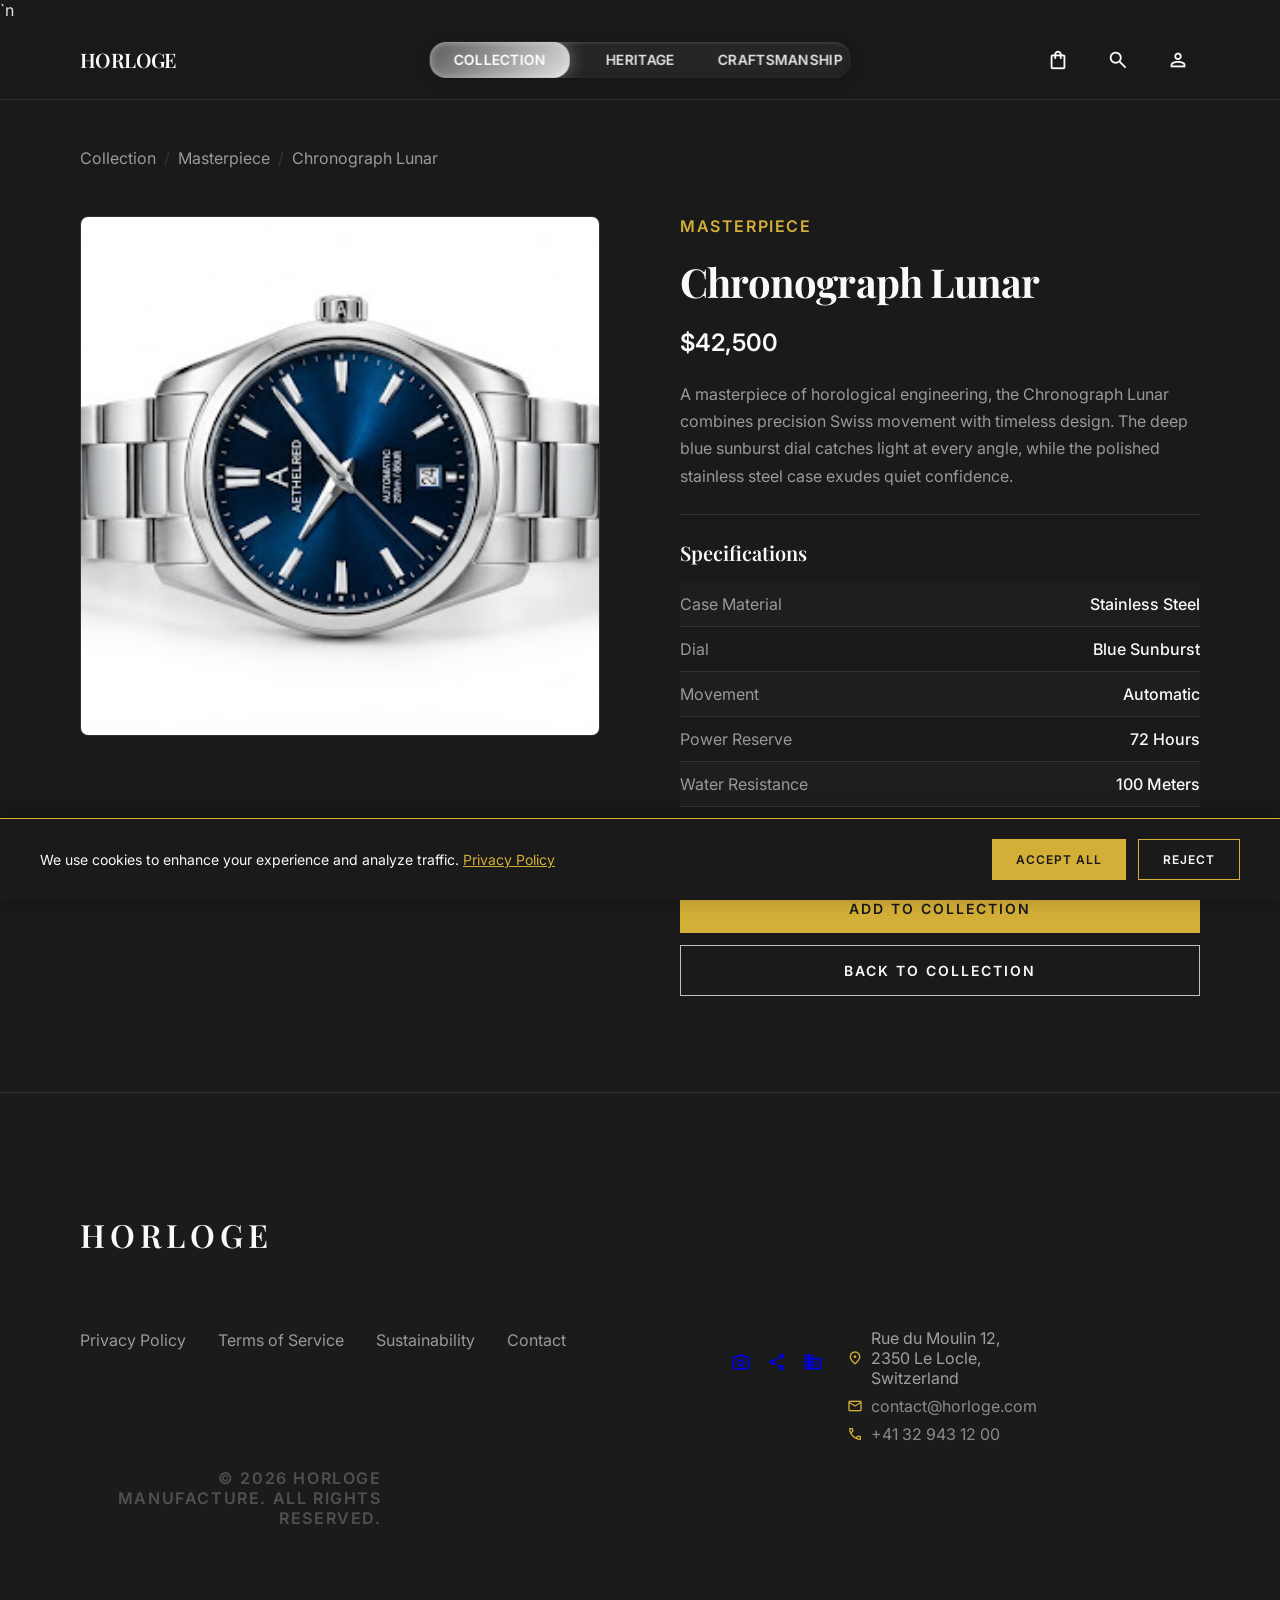
<file: product-details.html>
<!DOCTYPE html>
<html lang="en">
<head>
    <meta charset="UTF-8">
    <meta name="viewport" content="width=device-width, initial-scale=1.0">
    <title>HORLOGE - Chronograph Lunar</title>
    <meta name="description" content="Discover the Chronograph Lunar by HORLOGE. A masterfully crafted luxury watch combining precision timing with elegant Swiss design.">
    <link rel="canonical" href="https://horloge.com/product-details.html">
    <link rel="icon" type="image/svg+xml" href="favicon.svg">
    <meta property="og:type" content="product">
    <meta property="og:title" content="HORLOGE - Chronograph Lunar">
    <meta property="og:description" content="Discover the Chronograph Lunar by HORLOGE. A masterfully crafted luxury watch combining precision timing with elegant Swiss design.">
    <meta property="og:image" content="https://horloge.com/images/chronograph-lunar.jpg">
    <meta property="og:url" content="https://horloge.com/product-details.html">
    <meta name="twitter:card" content="summary_large_image">
    <meta name="twitter:title" content="HORLOGE - Chronograph Lunar">
    <meta name="twitter:description" content="Discover the Chronograph Lunar by HORLOGE. A masterfully crafted luxury watch combining precision timing with elegant Swiss design.">
    <meta name="twitter:image" content="https://horloge.com/images/chronograph-lunar.jpg">
    <link rel="preconnect" href="https://fonts.googleapis.com">
    <link rel="preconnect" href="https://fonts.gstatic.com" crossorigin>
    <link href="https://fonts.googleapis.com/css2?family=Playfair+Display:wght@600;700&family=Inter:wght@400;600&display=swap" rel="stylesheet">
    <link href="https://fonts.googleapis.com/css2?family=Material+Symbols+Outlined:wght,FILL@100..700,0..1&display=swap" rel="stylesheet">
    <link rel="stylesheet" href="shared/styles.css">`n    <script src="analytics.js" defer></script>
    <style>
        *,
        *::before,
        *::after {
            margin: 0;
            padding: 0;
            box-sizing: border-box;
        }

        :root {
            --deep-charcoal: #1A1A1A;
            --rich-gold: #D4AF37;
            --ivory: #F9F9F9;
            --polished-silver: #C0C0C0;
            --white: #FFFFFF;
            --surface-container: #222222;
            --surface-variant: #333333;
            --on-surface: #E0E0E0;
            --on-surface-variant: #999999;
            --primary-container: #1C1B1B;
            --container-max: 1440px;
            --margin-desktop: 80px;
            --margin-mobile: 20px;
            --gutter: 24px;
            --section-gap: 120px;
            --font-display: 'Playfair Display', Georgia, serif;
            --font-body: 'Inter', -apple-system, BlinkMacSystemFont, sans-serif;
        }

        html { scroll-behavior: smooth; }

        body {
            font-family: var(--font-body);
            background-color: var(--deep-charcoal);
            color: var(--on-surface);
            -webkit-font-smoothing: antialiased;
            min-height: 100vh;
            display: flex;
            flex-direction: column;
        }

        ::selection {
            background-color: var(--rich-gold);
            color: var(--deep-charcoal);
        }

        .material-symbols-outlined {
            font-variation-settings: 'FILL' 0, 'wght' 400, 'GRAD' 0, 'opsz' 24;
        }

        /* NAV */
        .nav {
            position: sticky;
            top: 0;
            z-index: 50;
            display: flex;
            align-items: center;
            justify-content: space-between;
            height: 80px;
            padding: 0 var(--margin-mobile);
            background-color: rgba(26, 26, 26, 0.95);
            backdrop-filter: blur(12px);
            border-bottom: 1px solid rgba(255, 255, 255, 0.08);
        }
        @media (min-width: 768px) { .nav { padding: 0 var(--margin-desktop); } }
        .nav__logo {
            font-family: var(--font-display);
            font-size: 20px;
            font-weight: 600;
            letter-spacing: -0.03em;
            text-decoration: none;
            color: var(--ivory);
            transition: opacity 0.3s ease;
            position: relative;
            z-index: 102;
        }
        .nav__logo:hover { opacity: 0.7; }
        @media (max-width: 767px) { .nav__logo { position: absolute; left: 50%; transform: translateX(-50%); } }
        .nav__actions { display: flex; align-items: center; gap: 16px; flex-shrink: 0; position: relative; z-index: 102; }
        .nav__icon-btn {
            background: none; border: none; cursor: pointer; padding: 8px;
            color: var(--ivory); transition: color 0.3s ease; position: relative;
        }
        .nav__icon-btn:hover { color: var(--rich-gold); }

        /* MAIN */
        .main { flex: 1; max-width: var(--container-max); margin: 0 auto; width: 100%; padding: 48px var(--margin-mobile) 96px; }
        @media (min-width: 768px) { .main { padding: 48px var(--margin-desktop) 96px; } }

        /* BREADCRUMB */
        .breadcrumb { display: flex; gap: 8px; align-items: center; margin-bottom: 48px; font-size: 16px; color: var(--on-surface-variant); }
        .breadcrumb a { color: var(--on-surface-variant); text-decoration: none; transition: color 0.2s; }
        .breadcrumb a:hover { color: var(--rich-gold); }
        .breadcrumb__sep { color: var(--surface-variant); }

        /* PRODUCT */
        .product { display: grid; grid-template-columns: 1fr; gap: 48px; align-items: start; }
        @media (min-width: 768px) { .product { grid-template-columns: 1fr 1fr; gap: 80px; } }

        .product__gallery { position: relative; }
        .product__image-wrapper {
            aspect-ratio: 1; background-color: var(--surface-container); overflow: hidden;
            border: 1px solid var(--surface-variant); border-radius: 8px;
        }
        .product__image { width: 100%; height: 100%; object-fit: cover; }

        .product__info { display: flex; flex-direction: column; gap: 24px; }
        .product__category {
            font-size: 16px; font-weight: 600; letter-spacing: 0.1em;
            text-transform: uppercase; color: var(--rich-gold);
        }
        .product__name {
            font-family: var(--font-display); font-size: 40px; font-weight: 700;
            line-height: 1.1; color: var(--ivory); letter-spacing: -0.02em;
        }
        .product__price {
            font-size: 24px; font-weight: 600; color: var(--ivory);
        }
        .product__description {
            font-size: 16px; line-height: 1.7; color: var(--on-surface-variant);
        }

        /* SPECS */
        .specs { border-top: 1px solid var(--surface-variant); padding-top: 24px; }
        .specs__title {
            font-family: var(--font-display); font-size: 20px; font-weight: 600;
            color: var(--ivory); margin-bottom: 16px;
        }
        .specs__list { list-style: none; display: flex; flex-direction: column; }
        .specs__item {
            display: flex; justify-content: space-between; padding: 12px 0;
            border-bottom: 1px solid var(--surface-variant); font-size: 16px;
        }
        .specs__item:nth-child(odd) { background-color: rgba(255,255,255,0.02); }
        .specs__label { color: var(--on-surface-variant); }
        .specs__value { color: var(--ivory); font-weight: 500; }

        /* ACTIONS */
        .product__actions { display: flex; flex-direction: column; gap: 12px; margin-top: 8px; }
        .btn { display: inline-flex; align-items: center; justify-content: center; gap: 8px; width: 100%; }
        .btn--primary.is-added { background-color: #2ecc71; color: #fff; }
        .btn--primary.is-added::after { background: #27ae60; }

        /* Cart added toast */
        .cart-toast {
            position: fixed; bottom: 24px; left: 50%; transform: translateX(-50%) translateY(20px);
            background: var(--deep-charcoal); color: var(--ivory); padding: 14px 24px;
            border-radius: 8px; border: 1px solid rgba(212, 175, 55, 0.3);
            font-family: var(--font-body); font-size: 16px; font-weight: 500;
            display: flex; align-items: center; gap: 10px; z-index: 9999;
            opacity: 0; transition: all 0.4s cubic-bezier(0.4, 0, 0.2, 1);
            box-shadow: 0 8px 32px rgba(0, 0, 0, 0.4);
            pointer-events: none;
        }
        .cart-toast.is-visible {
            opacity: 1; transform: translateX(-50%) translateY(0);
        }
        .cart-toast__icon {
            width: 20px; height: 20px; border-radius: 50%; background: #2ecc71;
            display: flex; align-items: center; justify-content: center;
        }
        .cart-toast__icon svg { width: 12px; height: 12px; stroke: #fff; fill: none; stroke-width: 3; }

        /* FOOTER */
        .footer {
            background-color: var(--primary-container); padding: var(--section-gap) 0;
            margin-top: auto; border-top: 1px solid var(--surface-variant);
        }
        .footer__inner {
            max-width: var(--container-max); margin: 0 auto; padding: 0 var(--margin-mobile);
            display: grid; grid-template-columns: 1fr; gap: var(--gutter);
        }
        @media (min-width: 768px) { .footer__inner { padding: 0 var(--margin-desktop); grid-template-columns: repeat(12, 1fr); } }
        .footer__brand { grid-column: span 1; }
        @media (min-width: 768px) { .footer__brand { grid-column: span 12; margin-bottom: 48px; } }
        .footer__logo {
            font-family: var(--font-display); font-size: 32px; font-weight: 600;
            letter-spacing: 0.15em; text-transform: uppercase; color: var(--ivory);
        }
        .footer__links-group { grid-column: span 1; }
        @media (min-width: 768px) { .footer__links-group { grid-column: span 8; display: flex; gap: 64px; margin-bottom: 32px; } }
        .footer__links { list-style: none; display: flex; flex-direction: column; gap: 16px; }
        @media (min-width: 768px) { .footer__links { flex-direction: row; gap: 32px; } }
        .footer__link {
            font-size: 16px; line-height: 1.6; color: var(--on-surface-variant);
            text-decoration: none; transition: color 0.2s ease;
        }
        .footer__link:hover { color: var(--rich-gold); }
        .footer__copyright { grid-column: span 1; }
        @media (min-width: 768px) { .footer__copyright { grid-column: span 4; display: flex; align-items: flex-end; justify-content: flex-end; } }
        .footer__copyright-text {
            font-size: 16px; font-weight: 600; letter-spacing: 0.1em;
            text-transform: uppercase; color: rgba(133, 131, 131, 0.5);
        }

        /* FOCUS */
        .nav__link:focus-visible, .nav__logo:focus-visible, .nav__icon-btn:focus-visible,
        .nav__menu-btn:focus-visible, .btn:focus-visible, .footer__link:focus-visible {
            outline: 2px solid var(--rich-gold); outline-offset: 4px;
        }

        @media (prefers-reduced-motion: reduce) {
            *, *::before, *::after { animation-duration: 0.01ms !important; transition-duration: 0.01ms !important; }
        }

        /* ============================================
           MOBILE MENU
           ============================================ */
        .mobile-menu {
            position: fixed;
            inset: 0;
            z-index: 200;
            background-color: var(--deep-charcoal);
            display: flex;
            flex-direction: column;
            opacity: 0;
            visibility: hidden;
            transition: opacity 0.3s ease, visibility 0.3s ease;
        }

        .mobile-menu.is-open {
            opacity: 1;
            visibility: visible;
        }

        .mobile-menu__header {
            display: flex;
            align-items: center;
            justify-content: space-between;
            height: 80px;
            padding: 0 var(--margin-mobile);
            border-bottom: 1px solid rgba(255, 255, 255, 0.1);
        }

        .mobile-menu__logo {
            font-family: var(--font-display);
            font-size: 20px;
            font-weight: 600;
            letter-spacing: -0.03em;
            color: var(--ivory);
        }

        .mobile-menu__close {
            background: none;
            border: none;
            cursor: pointer;
            padding: 8px;
            color: var(--ivory);
        }

        .mobile-menu__close .material-symbols-outlined {
            font-size: 28px;
        }

        .mobile-menu__nav {
            flex: 1;
            display: flex;
            flex-direction: column;
            justify-content: center;
            align-items: center;
            gap: 32px;
            padding: 48px var(--margin-mobile);
        }

        .mobile-menu__link {
            font-family: var(--font-body);
            font-size: 16px;
            font-weight: 600;
            letter-spacing: 0.1em;
            text-transform: uppercase;
            text-decoration: none;
            color: rgba(249, 249, 249, 0.6);
            transition: color 0.3s ease;
        }

        .mobile-menu__link:hover,
        .mobile-menu__link--active {
            color: var(--ivory);
        }

        .mobile-menu__actions {
            display: flex;
            justify-content: center;
            gap: 32px;
            padding: 32px var(--margin-mobile);
            border-top: 1px solid rgba(255, 255, 255, 0.1);
        }

        .mobile-menu__icon-btn {
            background: none;
            border: none;
            cursor: pointer;
            padding: 12px;
            color: var(--ivory);
            transition: color 0.3s ease;
        }

        .mobile-menu__icon-btn:hover {
            color: var(--rich-gold);
        }

        .mobile-menu__icon-btn .material-symbols-outlined {
            font-size: 24px;
        }

        @media (min-width: 768px) {
            .mobile-menu {
                display: none;
            }
        }

        /* ============================================
           SEARCH OVERLAY
           ============================================ */
        .search-overlay {
            position: fixed;
            inset: 0;
            z-index: 300;
            background-color: rgba(26, 26, 26, 0.98);
            display: flex;
            flex-direction: column;
            opacity: 0;
            visibility: hidden;
            transition: opacity 0.3s ease, visibility 0.3s ease;
        }

        .search-overlay.is-open {
            opacity: 1;
            visibility: visible;
        }

        .search-overlay__header {
            display: flex;
            align-items: center;
            justify-content: space-between;
            height: 80px;
            padding: 0 var(--margin-mobile);
            border-bottom: 1px solid rgba(255, 255, 255, 0.1);
        }

        @media (min-width: 768px) {
            .search-overlay__header {
                padding: 0 var(--margin-desktop);
            }
        }

        .search-overlay__close {
            background: none;
            border: none;
            cursor: pointer;
            padding: 8px;
            color: var(--ivory);
        }

        .search-overlay__close .material-symbols-outlined {
            font-size: 28px;
        }

        .search-overlay__body {
            flex: 1;
            display: flex;
            flex-direction: column;
            align-items: center;
            justify-content: center;
            padding: 0 var(--margin-mobile);
        }

        .search-overlay__input-wrapper {
            width: 100%;
            max-width: 600px;
            position: relative;
        }

        .search-overlay__input {
            width: 100%;
            background: transparent;
            border: none;
            border-bottom: 2px solid rgba(255, 255, 255, 0.2);
            padding: 16px 0;
            font-family: var(--font-display);
            font-size: 32px;
            font-weight: 600;
            color: var(--ivory);
            outline: none;
            transition: border-color 0.3s ease;
        }

        .search-overlay__input::placeholder {
            color: rgba(255, 255, 255, 0.3);
        }

        .search-overlay__input:focus {
            border-bottom-color: var(--rich-gold);
        }

        .search-overlay__hint {
            margin-top: 16px;
            font-family: var(--font-body);
            font-size: 16px;
            color: rgba(255, 255, 255, 0.4);
            letter-spacing: 0.05em;
        }

        .search-overlay__results {
            width: 100%;
            max-width: 600px;
            margin-top: 48px;
        }

        .search-overlay__result-item {
            display: flex;
            align-items: center;
            gap: 16px;
            padding: 16px 0;
            border-bottom: 1px solid rgba(255, 255, 255, 0.08);
            text-decoration: none;
            transition: opacity 0.3s ease;
        }

        .search-overlay__result-item:hover {
            opacity: 0.7;
        }

        .search-overlay__result-img {
            width: 60px;
            height: 60px;
            object-fit: cover;
            background-color: var(--surface-variant);
        }

        .search-overlay__result-info {
            flex: 1;
        }

        .search-overlay__result-name {
            font-family: var(--font-body);
            font-size: 16px;
            font-weight: 600;
            color: var(--ivory);
            margin-bottom: 4px;
        }

        .search-overlay__result-price {
            font-family: var(--font-body);
            font-size: 16px;
            color: var(--rich-gold);
        }

        /* ============================================
           CART OVERLAY
           ============================================ */
        .cart-overlay {
            position: fixed;
            inset: 0;
            z-index: 300;
            display: flex;
            justify-content: flex-end;
            opacity: 0;
            visibility: hidden;
            transition: opacity 0.3s ease, visibility 0.3s ease;
        }

        .cart-overlay.is-open {
            opacity: 1;
            visibility: visible;
        }

        .cart-overlay__backdrop {
            position: absolute;
            inset: 0;
            background-color: rgba(0, 0, 0, 0.6);
        }

        .cart-overlay__panel {
            position: relative;
            width: 100%;
            max-width: 420px;
            background-color: var(--deep-charcoal);
            border-left: 1px solid rgba(255, 255, 255, 0.1);
            display: flex;
            flex-direction: column;
            transform: translateX(100%);
            transition: transform 0.3s ease;
        }

        .cart-overlay.is-open .cart-overlay__panel {
            transform: translateX(0);
        }

        .cart-overlay__header {
            display: flex;
            align-items: center;
            justify-content: space-between;
            height: 80px;
            padding: 0 24px;
            border-bottom: 1px solid rgba(255, 255, 255, 0.1);
        }

        .cart-overlay__title {
            font-family: var(--font-body);
            font-size: 16px;
            font-weight: 600;
            letter-spacing: 0.1em;
            text-transform: uppercase;
            color: var(--ivory);
        }

        .cart-overlay__close {
            background: none;
            border: none;
            cursor: pointer;
            padding: 8px;
            color: var(--ivory);
        }

        .cart-overlay__close .material-symbols-outlined {
            font-size: 24px;
        }

        .cart-overlay__body {
            flex: 1;
            overflow-y: auto;
            padding: 24px;
        }

        .cart-overlay__empty {
            display: flex;
            flex-direction: column;
            align-items: center;
            justify-content: center;
            height: 100%;
            text-align: center;
        }

        .cart-overlay__empty-icon {
            font-size: 48px;
            color: rgba(255, 255, 255, 0.2);
            margin-bottom: 16px;
        }

        .cart-overlay__empty-text {
            font-family: var(--font-body);
            font-size: 16px;
            color: rgba(255, 255, 255, 0.5);
        }

        .cart-item {
            display: flex;
            gap: 16px;
            padding: 16px 0;
            border-bottom: 1px solid rgba(255, 255, 255, 0.08);
            position: relative;
        }

        .cart-item.is-selected {
            background: rgba(212, 175, 55, 0.04);
            margin: 0 -24px;
            padding: 16px 24px;
            border-radius: 4px;
        }

        .cart-item__checkbox {
            position: absolute;
            top: 16px;
            right: 0;
            width: 18px;
            height: 18px;
            accent-color: var(--rich-gold);
            cursor: pointer;
        }

        .cart-item__img {
            width: 80px;
            height: 80px;
            object-fit: cover;
            border-radius: 4px;
            background-color: var(--surface-variant);
        }

        .cart-item__info {
            flex: 1;
            display: flex;
            flex-direction: column;
            gap: 4px;
        }

        .cart-item__name {
            font-family: var(--font-body);
            font-size: 16px;
            font-weight: 600;
            color: var(--ivory);
        }

        .cart-item__price {
            font-family: var(--font-body);
            font-size: 16px;
            color: var(--rich-gold);
        }

        .cart-item__actions {
            display: flex;
            align-items: center;
            gap: 8px;
            margin-top: auto;
        }

        .cart-item__delete {
            background: none;
            border: none;
            color: rgba(255, 255, 255, 0.4);
            cursor: pointer;
            padding: 4px;
            font-size: 16px;
            font-family: var(--font-body);
            letter-spacing: 0.05em;
            text-transform: uppercase;
            transition: color 0.3s ease;
            display: flex;
            align-items: center;
            gap: 4px;
        }

        .cart-item__delete:hover {
            color: #e74c3c;
        }

        .cart-item__delete .material-symbols-outlined {
            font-size: 16px;
        }

        .cart-overlay__footer {
            padding: 24px;
            border-top: 1px solid rgba(255, 255, 255, 0.1);
        }

        .cart-overlay__actions-row {
            display: flex;
            justify-content: space-between;
            align-items: center;
            margin-bottom: 16px;
        }

        .cart-overlay__select-all {
            display: flex;
            align-items: center;
            gap: 8px;
            font-family: var(--font-body);
            font-size: 16px;
            color: rgba(255, 255, 255, 0.6);
            cursor: pointer;
            background: none;
            border: none;
            transition: color 0.3s ease;
        }

        .cart-overlay__select-all:hover {
            color: var(--ivory);
        }

        .cart-overlay__select-all input {
            accent-color: var(--rich-gold);
        }

        .cart-overlay__clear {
            background: none;
            border: none;
            color: rgba(255, 255, 255, 0.4);
            cursor: pointer;
            font-family: var(--font-body);
            font-size: 16px;
            letter-spacing: 0.05em;
            text-transform: uppercase;
            transition: color 0.3s ease;
            display: flex;
            align-items: center;
            gap: 4px;
        }

        .cart-overlay__clear:hover {
            color: #e74c3c;
        }

        .cart-overlay__clear .material-symbols-outlined {
            font-size: 16px;
        }

        .cart-overlay__subtotal {
            display: flex;
            justify-content: space-between;
            margin-bottom: 24px;
        }

        .cart-overlay__subtotal-label {
            font-family: var(--font-body);
            font-size: 16px;
            color: rgba(255, 255, 255, 0.6);
        }

        .cart-overlay__subtotal-price {
            font-family: var(--font-body);
            font-size: 16px;
            font-weight: 600;
            color: var(--ivory);
        }

        .cart-overlay__checkout {
            display: block;
            width: 100%;
            padding: 16px;
            background-color: var(--rich-gold);
            color: var(--deep-charcoal);
            font-family: var(--font-body);
            font-size: 16px;
            font-weight: 600;
            letter-spacing: 0.1em;
            text-transform: uppercase;
            text-align: center;
            text-decoration: none;
            border: none;
            cursor: pointer;
            transition: background-color 0.3s ease;
        }

        .cart-overlay__checkout:hover {
            background-color: var(--white);
        }

        /* ============================================
           ACCOUNT OVERLAY
           ============================================ */
        .account-overlay {
            position: fixed;
            inset: 0;
            z-index: 300;
            background-color: rgba(26, 26, 26, 0.98);
            display: flex;
            flex-direction: column;
            opacity: 0;
            visibility: hidden;
            transition: opacity 0.3s ease, visibility 0.3s ease;
        }

        .account-overlay.is-open {
            opacity: 1;
            visibility: visible;
        }

        .account-overlay__header {
            display: flex;
            align-items: center;
            justify-content: space-between;
            height: 80px;
            padding: 0 var(--margin-mobile);
            border-bottom: 1px solid rgba(255, 255, 255, 0.1);
        }

        @media (min-width: 768px) {
            .account-overlay__header {
                padding: 0 var(--margin-desktop);
            }
        }

        .account-overlay__close {
            background: none;
            border: none;
            cursor: pointer;
            padding: 8px;
            color: var(--ivory);
        }

        .account-overlay__close .material-symbols-outlined {
            font-size: 28px;
        }

        .account-overlay__body {
            flex: 1;
            display: flex;
            flex-direction: column;
            align-items: center;
            justify-content: center;
            padding: 0 var(--margin-mobile);
        }

        .account-overlay__icon {
            font-size: 48px;
            color: rgba(255, 255, 255, 0.2);
            margin-bottom: 24px;
        }

        .account-overlay__title {
            font-family: var(--font-display);
            font-size: 28px;
            font-weight: 600;
            color: var(--ivory);
            margin-bottom: 16px;
        }

        .account-overlay__text {
            font-family: var(--font-body);
            font-size: 16px;
            color: rgba(255, 255, 255, 0.5);
            margin-bottom: 32px;
            text-align: center;
            max-width: 320px;
        }

        .account-overlay__actions {
            display: flex;
            flex-direction: column;
            gap: 16px;
            width: 100%;
            max-width: 280px;
        }

        .account-overlay__btn {
            display: block;
            width: 100%;
            padding: 16px;
            font-family: var(--font-body);
            font-size: 16px;
            font-weight: 600;
            letter-spacing: 0.1em;
            text-transform: uppercase;
            text-align: center;
            text-decoration: none;
            border: none;
            cursor: pointer;
            transition: all 0.3s ease;
        }

        .account-overlay__btn--primary {
            background-color: var(--rich-gold);
            color: var(--deep-charcoal);
        }

        .account-overlay__btn--primary:hover {
            background-color: var(--white);
        }

        .account-overlay__btn--secondary {
            background-color: transparent;
            border: 1px solid rgba(192, 192, 192, 0.3);
            color: var(--ivory);
        }

        .account-overlay__btn--secondary:hover {
            border-color: var(--rich-gold);
            color: var(--rich-gold);
        }
    </style>
    <link rel="stylesheet" href="animations.css">
</head>
<body>
    <a href="#main" class="skip-link">Skip to content</a>
    <header>
    <nav class="nav" role="navigation" aria-label="Main navigation">
        <button class="nav__menu-btn" aria-label="Toggle menu">
            <span class="menu-icon">
                <svg viewBox="0 0 80 80" width="28" height="28">
                    <rect width="80" height="15" fill="#f0f0f0" rx="10" />
                    <rect y="30" width="80" height="15" fill="#f0f0f0" rx="10" />
                    <rect y="60" width="80" height="15" fill="#f0f0f0" rx="10" />
                </svg>
            </span>
            <span class="menu-text">MENU</span>
        </button>
        <a href="index.html" class="nav__logo">HORLOGE</a>
        <div class="glass-radio-group">
            <input type="radio" name="nav-material" id="nav-collection" checked>
            <label for="nav-collection">Collection</label>
            <input type="radio" name="nav-material" id="nav-heritage">
            <label for="nav-heritage">Heritage</label>
            <input type="radio" name="nav-material" id="nav-craftsmanship">
            <label for="nav-craftsmanship">Craftsmanship</label>
            <div class="glass-glider"></div>
        </div>
        <div class="nav__actions">            <button class="nav__icon-btn" aria-label="Shopping bag" aria-live="polite">                <span class="material-symbols-outlined">shopping_bag</span>            </button>            <button class="nav__icon-btn" aria-label="Search">                <span class="material-symbols-outlined">search</span>            </button>            <button class="nav__icon-btn" aria-label="Account">                <span class="material-symbols-outlined">person</span>            </button>        </div>
    </nav>
</header>

    <!-- Mobile Menu -->
    <div class="mobile-menu" role="dialog" aria-modal="true" aria-labelledby="mobileMenuTitle" id="mobileMenu" role="dialog" aria-label="Mobile navigation">
        <div class="mobile-menu__header">
            <span id="mobileMenuTitle" class="mobile-menu__logo">HORLOGE</span>
            <button class="mobile-menu__close" id="mobileMenuClose" aria-label="Close menu">
                <span class="material-symbols-outlined">close</span>
            </button>
        </div>
        <nav class="mobile-menu__nav">
            <div class="glass-radio-group--mobile">
                <input type="radio" name="nav-material-mobile" id="nav-collection-mobile" checked>
                <label for="nav-collection-mobile">Collection</label>
                <input type="radio" name="nav-material-mobile" id="nav-heritage-mobile">
                <label for="nav-heritage-mobile">Heritage</label>
                <input type="radio" name="nav-material-mobile" id="nav-craftsmanship-mobile">
                <label for="nav-craftsmanship-mobile">Craftsmanship</label>
                <div class="glass-glider"></div>
            </div>
        </nav>
        <div class="mobile-menu__actions">
            <button class="mobile-menu__icon-btn" aria-label="Search">
                <span class="material-symbols-outlined">search</span>
            </button>
            <button class="mobile-menu__icon-btn" aria-label="Shopping bag">
                <span class="material-symbols-outlined">shopping_bag</span>
            </button>
            <button class="mobile-menu__icon-btn" aria-label="Account">
                <span class="material-symbols-outlined">person</span>
            </button>
        </div>
    </div>

    <!-- Search Overlay -->
    <div class="search-overlay" role="dialog" aria-modal="true" aria-labelledby="searchTitle" id="searchOverlay" role="dialog" aria-label="Search">
        <div class="search-overlay__header">
            <span id="mobileMenuTitle" class="mobile-menu__logo">HORLOGE</span>
            <button class="search-overlay__close" id="searchOverlayClose" aria-label="Close search">
                <span class="material-symbols-outlined">close</span>
            </button>
        </div>
        <div class="search-overlay__body">
            <div class="search-overlay__input-wrapper">
                <input type="text" class="search-overlay__input" id="searchInput" placeholder="Search watches..." autocomplete="off">
                <p class="search-overlay__hint">Press Enter to search or ESC to close</p>
            </div>
            <div class="search-overlay__results" id="searchResults"></div>
        </div>
    </div>

    <!-- Cart Overlay -->
    <div class="cart-overlay" role="dialog" aria-modal="true" aria-labelledby="cartTitle" id="cartOverlay" role="dialog" aria-label="Shopping cart">
        <div class="cart-overlay__backdrop" id="cartBackdrop"></div>
        <div class="cart-overlay__panel">
            <div class="cart-overlay__header">
                <span class="cart-overlay__title">Your Cart (0)</span>
                <button class="cart-overlay__close" id="cartOverlayClose" aria-label="Close cart">
                    <span class="material-symbols-outlined">close</span>
                </button>
            </div>
            <div class="cart-overlay__body" id="cartBody">
                <div class="cart-overlay__empty" id="cartEmpty">
                    <span class="material-symbols-outlined cart-overlay__empty-icon">shopping_bag</span>
                    <p class="cart-overlay__empty-text">Your cart is empty</p>
                </div>
                <div class="cart-overlay__items" id="cartItems"></div>
            </div>
            <div class="cart-overlay__footer" id="cartFooter" style="display:none;">
                <div class="cart-overlay__actions-row">
                    <label class="cart-overlay__select-all">
                        <input type="checkbox" id="selectAll"> Select All
                    </label>
                    <button class="cart-overlay__clear" id="clearCart">
                        <span class="material-symbols-outlined">delete_sweep</span> Clear Cart
                    </button>
                </div>
                <div class="cart-overlay__subtotal">
                    <span class="cart-overlay__subtotal-label">Subtotal</span>
                    <span class="cart-overlay__subtotal-price" id="cartSubtotal">$0</span>
                </div>
                <a href="checkouts.html" class="cart-overlay__checkout">Proceed to Checkout</a>
            </div>
        </div>
    </div>

    <!-- Account Overlay -->
    <div class="account-overlay" role="dialog" aria-modal="true" aria-labelledby="accountTitle" id="accountOverlay" role="dialog" aria-label="Account">
        <div class="account-overlay__header">
            <span id="mobileMenuTitle" class="mobile-menu__logo">HORLOGE</span>
            <button class="account-overlay__close" id="accountOverlayClose" aria-label="Close account">
                <span class="material-symbols-outlined">close</span>
            </button>
        </div>
        <div class="account-overlay__body">
            <span class="material-symbols-outlined account-overlay__icon">person</span>
            <p class="account-overlay__title" style="font-family: var(--font-display); font-size: 28px; font-weight: 500; color: var(--ivory);">Welcome</p>
            <p class="account-overlay__text">Sign in to access your account, order history, and wishlist.</p>
            <div class="account-overlay__actions">
                <a href="signin.html" class="account-overlay__btn account-overlay__btn--primary">Sign In</a>
                <a href="signup.html" class="account-overlay__btn account-overlay__btn--secondary">Create Account</a>
            </div>
        </div>
    </div>

    <main class="main" id="main">
        <div class="breadcrumb">
            <a href="collection.html">Collection</a>
            <span class="breadcrumb__sep">/</span>
            <a href="collection.html">Masterpiece</a>
            <span class="breadcrumb__sep">/</span>
            <span>Chronograph Lunar</span>
        </div>

        <div class="product">
            <div class="product__gallery">
                <div class="product__image-wrapper">
                    <img class="product__image" src="images/chronograph-lunar.jpg" alt="Chronograph Lunar - Silver luxury watch with deep blue sunburst dial" width="800" height="800" loading="eager">
                </div>
            </div>

            <div class="product__info">
                <span class="product__category">Masterpiece</span>
                <h1 class="product__name">Chronograph Lunar</h1>
                <p class="product__price">$42,500</p>
                <p class="product__description">
                    A masterpiece of horological engineering, the Chronograph Lunar combines precision Swiss movement with timeless design. The deep blue sunburst dial catches light at every angle, while the polished stainless steel case exudes quiet confidence.
                </p>

                <div class="specs">
                    <h2 class="specs__title">Specifications</h2>
                    <ul class="specs__list">
                        <li class="specs__item"><span class="specs__label">Case Material</span><span class="specs__value">Stainless Steel</span></li>
                        <li class="specs__item"><span class="specs__label">Dial</span><span class="specs__value">Blue Sunburst</span></li>
                        <li class="specs__item"><span class="specs__label">Movement</span><span class="specs__value">Automatic</span></li>
                        <li class="specs__item"><span class="specs__label">Power Reserve</span><span class="specs__value">72 Hours</span></li>
                        <li class="specs__item"><span class="specs__label">Water Resistance</span><span class="specs__value">100 Meters</span></li>
                        <li class="specs__item"><span class="specs__label">Crystal</span><span class="specs__value">Sapphire</span></li>
                    </ul>
                </div>

                <div class="product__actions">
                    <button class="btn btn--primary" onclick="horlogeTrack('cta_click', {cta: 'add_to_collection'})">Add to Collection</button>
                    <a href="collection.html" class="btn btn--secondary" onclick="horlogeTrack('cta_click', {cta: 'back_to_collection'})">Back to Collection</a>
                </div>
            </div>
        </div>
    </main>

    <footer class="footer" role="contentinfo">
        <div class="footer__inner">
            <div class="footer__brand"><span class="footer__logo">HORLOGE</span></div>
            <div class="footer__links-group">
                <ul class="footer__links">
                    <li><a href="privacy.html" class="footer__link">Privacy Policy</a></li>
                    <li><a href="terms.html" class="footer__link">Terms of Service</a></li>
                    <li><a href="sustainability.html" class="footer__link">Sustainability</a></li>
                    <li><a href="contact.html" class="footer__link">Contact</a></li>
                </ul>
            </div>

            <div class="footer__social" style="margin-top: 24px; display: flex; gap: 16px;">
                <a href="https://instagram.com/horloge" class="footer__social-link" aria-label="Instagram" target="_blank" rel="noopener"><span class="material-symbols-outlined" style="font-size: 20px;">camera_alt</span></a>
                <a href="https://twitter.com/horloge" class="footer__social-link" aria-label="Twitter" target="_blank" rel="noopener"><span class="material-symbols-outlined" style="font-size: 20px;">share</span></a>
                <a href="https://linkedin.com/company/horloge" class="footer__social-link" aria-label="LinkedIn" target="_blank" rel="noopener"><span class="material-symbols-outlined" style="font-size: 20px;">business</span></a>
            </div>

            <div class="footer__contact">
                <div class="footer__contact-item">
                    <span class="material-symbols-outlined">location_on</span>
                    <span>Rue du Moulin 12, 2350 Le Locle, Switzerland</span>
                </div>
                <div class="footer__contact-item">
                    <span class="material-symbols-outlined">mail</span>
                    <a href="mailto:contact@horloge.com">contact@horloge.com</a>
                </div>
                <div class="footer__contact-item">
                    <span class="material-symbols-outlined">call</span>
                    <a href="tel:+41329431200">+41 32 943 12 00</a>
                </div>
            </div>
            <div class="footer__copyright">
                <p class="footer__copyright-text">&copy; 2026 HORLOGE MANUFACTURE. ALL RIGHTS RESERVED.</p>
            </div>
        </div>
    </footer>

    <script>
        // Add to Collection
        const addToCartBtn = document.querySelector('.btn--primary');
        const productName = document.querySelector('.product__name').textContent;
        const productPrice = document.querySelector('.product__price').textContent;
        const productImage = document.querySelector('.product__image').src;
        const cartCountEl = document.querySelector('.cart-overlay__title');
        const cartBody = document.getElementById('cartBody');
        const cartEmpty = document.getElementById('cartEmpty');
        const cartItems = document.getElementById('cartItems');
        const cartFooter = document.getElementById('cartFooter');
        const cartSubtotal = document.getElementById('cartSubtotal');
        const selectAllCb = document.getElementById('selectAll');
        const clearCartBtn = document.getElementById('clearCart');

        function getCart() {
            try { return JSON.parse(localStorage.getItem('horloge_cart')) || []; }
            catch { return []; }
        }

        function saveCart(cart) {
            localStorage.setItem('horloge_cart', JSON.stringify(cart));
        }

        function renderCart() {
            const cart = getCart();
            cartItems.innerHTML = '';

            if (cart.length === 0) {
                cartEmpty.style.display = 'flex';
                cartFooter.style.display = 'none';
            } else {
                cartEmpty.style.display = 'none';
                cartFooter.style.display = 'block';

                cart.forEach((item, i) => {
                    const el = document.createElement('div');
                    el.className = 'cart-item' + (item.selected ? ' is-selected' : '');
                    el.innerHTML =
                        '<input type="checkbox" class="cart-item__checkbox" data-index="' + i + '" ' + (item.selected ? 'checked' : '') + '>' +
                        '<img class="cart-item__img" src="' + item.image + '" alt="' + item.name + '" loading="lazy">' +
                        '<div class="cart-item__info">' +
                            '<span class="cart-item__name">' + item.name + '</span>' +
                            '<span class="cart-item__price">' + item.price + '</span>' +
                            '<div class="cart-item__actions">' +
                                '<button class="cart-item__delete" data-index="' + i + '">' +
                                    '<span class="material-symbols-outlined">close</span> Remove' +
                                '</button>' +
                            '</div>' +
                        '</div>';
                    cartItems.appendChild(el);
                });

                // Checkbox events
                cartItems.querySelectorAll('.cart-item__checkbox').forEach(cb => {
                    cb.addEventListener('change', () => {
                        const idx = parseInt(cb.dataset.index);
                        const cart = getCart();
                        cart[idx].selected = cb.checked;
                        saveCart(cart);
                        renderCart();
                    });
                });

                // Delete events
                cartItems.querySelectorAll('.cart-item__delete').forEach(btn => {
                    btn.addEventListener('click', () => {
                        const idx = parseInt(btn.dataset.index);
                        const cart = getCart();
                        cart.splice(idx, 1);
                        saveCart(cart);
                        renderCart();
                        updateCartCount();
                    });
                });
            }

            updateSubtotal();
            updateCartCount();
            updateSelectAll();
        }

        function updateSubtotal() {
            const cart = getCart();
            const selected = cart.filter(item => item.selected);
            let total = 0;
            selected.forEach(item => {
                const num = parseFloat(item.price.replace(/[^0-9.]/g, ''));
                if (!isNaN(num)) total += num;
            });
            if (cartSubtotal) {
                cartSubtotal.textContent = '$' + total.toLocaleString('en-US');
            }
        }

        function updateSelectAll() {
            const cart = getCart();
            if (cart.length === 0) { selectAllCb.checked = false; return; }
            selectAllCb.checked = cart.every(item => item.selected);
        }

        function updateCartCount() {
            const cart = getCart();
            if (cartCountEl) cartCountEl.textContent = 'Your Cart (' + cart.length + ')';
            const bagBtns = document.querySelectorAll('.nav__icon-btn[aria-label="Shopping bag"], .mobile-menu__icon-btn[aria-label="Shopping bag"]');
            bagBtns.forEach(b => {
                let badge = b.querySelector('.cart-badge');
                if (cart.length > 0) {
                    if (!badge) {
                        badge = document.createElement('span');
                        badge.className = 'cart-badge';
                        b.appendChild(badge);
                    }
                    badge.textContent = cart.length;
                } else if (badge) {
                    badge.remove();
                }
            });
        }

        // Select All
        selectAllCb.addEventListener('change', () => {
            const cart = getCart();
            cart.forEach(item => item.selected = selectAllCb.checked);
            saveCart(cart);
            renderCart();
        });

        // Clear Cart
        clearCartBtn.addEventListener('click', () => {
            localStorage.removeItem('horloge_cart');
            renderCart();
            updateCartCount();
        });

        function showToast() {
            let toast = document.querySelector('.cart-toast');
            if (!toast) {
                toast = document.createElement('div');
                toast.className = 'cart-toast';
                toast.innerHTML = '<span class="cart-toast__icon"><svg viewBox="0 0 24 24"><polyline points="20 6 9 17 4 12"></polyline></svg></span><span>Added to your collection</span>';
                document.body.appendChild(toast);
            }
            requestAnimationFrame(() => {
                toast.classList.add('is-visible');
                setTimeout(() => toast.classList.remove('is-visible'), 2500);
            });
        }

        addToCartBtn.addEventListener('click', (e) => {
            e.preventDefault();
            if (addToCartBtn.classList.contains('is-added')) return;

            const cart = getCart();
            cart.push({ name: productName, price: productPrice, image: productImage, selected: true });
            saveCart(cart);
            renderCart();

            // Button animation
            addToCartBtn.classList.add('is-added');
            const originalText = addToCartBtn.textContent;
            addToCartBtn.innerHTML = '<svg width="16" height="16" viewBox="0 0 24 24" fill="none" stroke="currentColor" stroke-width="3"><polyline points="20 6 9 17 4 12"></polyline></svg> Added';

            showToast();

            setTimeout(() => {
                addToCartBtn.classList.remove('is-added');
                addToCartBtn.textContent = originalText;
            }, 2000);
        });

        renderCart();
    </script>
    <script src="shared/overlays.js"></script>
    <script src="animations.js"></script>
</body>
</html>
</file>
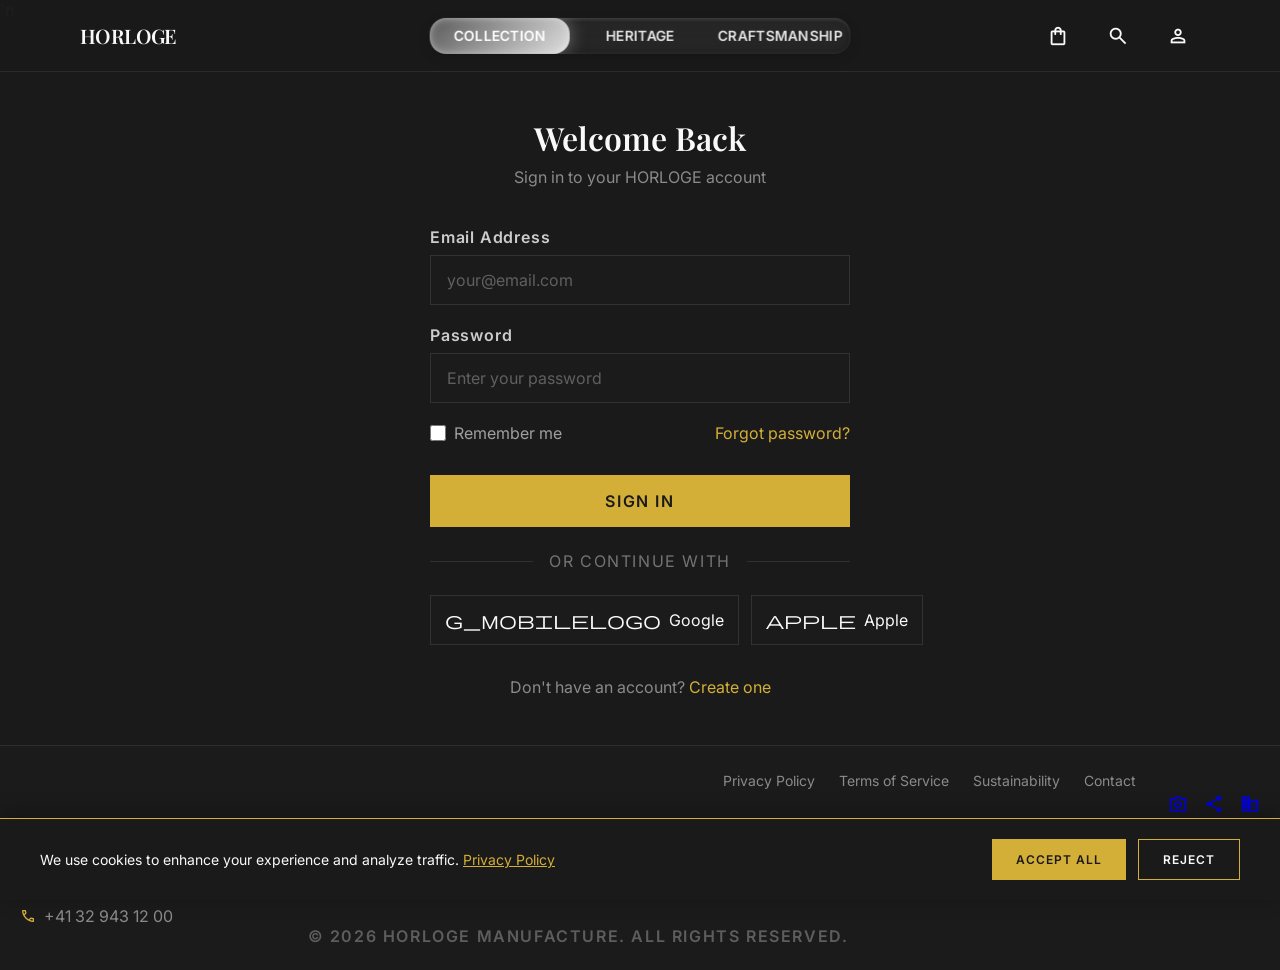
<file: signin.html>
<!DOCTYPE html>
<html lang="en">
<head>
    <meta charset="UTF-8">
    <meta name="viewport" content="width=device-width, initial-scale=1.0">
    <title>Sign In - HORLOGE</title>
    <meta name="description" content="Sign in to your HORLOGE account. Access your order history, wishlist, and exclusive member benefits.">
    <link rel="canonical" href="https://horloge.com/signin.html">
    <link rel="icon" type="image/svg+xml" href="favicon.svg">
    <meta property="og:type" content="website">
    <meta property="og:title" content="Sign In - HORLOGE">
    <meta property="og:description" content="Sign in to your HORLOGE account. Access your order history, wishlist, and exclusive member benefits.">
    <meta property="og:image" content="https://horloge.com/images/hero-watch.jpg">
    <meta property="og:url" content="https://horloge.com/signin.html">
    <meta name="twitter:card" content="summary_large_image">
    <meta name="twitter:title" content="Sign In - HORLOGE">
    <meta name="twitter:description" content="Sign in to your HORLOGE account. Access your order history, wishlist, and exclusive member benefits.">
    <meta name="twitter:image" content="https://horloge.com/images/hero-watch.jpg">
    <link rel="preconnect" href="https://fonts.googleapis.com">
    <link rel="preconnect" href="https://fonts.gstatic.com" crossorigin>
    <link href="https://fonts.googleapis.com/css2?family=Playfair+Display:wght@600;700&family=Inter:wght@300;400;600&display=swap" rel="stylesheet">
    <link href="https://fonts.googleapis.com/css2?family=Material+Symbols+Outlined:wght,FILL@100..700,0..1&display=swap" rel="stylesheet">
    <link rel="stylesheet" href="shared/styles.css">`n    <script src="analytics.js" defer></script>
    <style>
        *, *::before, *::after { margin: 0; padding: 0; box-sizing: border-box; }

        :root {
            --deep-charcoal: #1A1A1A;
            --rich-gold: #D4AF37;
            --ivory: #F9F9F9;
            --polished-silver: #C0C0C0;
            --white: #FFFFFF;
            --font-display: 'Playfair Display', Georgia, serif;
            --font-body: 'Inter', -apple-system, BlinkMacSystemFont, sans-serif;
            --primary-container: #1C1B1B;
            --on-surface-variant: #999999;
            --surface-variant: #333333;
            --margin-desktop: 80px;
            --margin-mobile: 20px;
        }

        html { scroll-behavior: smooth; }

        body {
            font-family: var(--font-body);
            background-color: var(--deep-charcoal);
            color: var(--ivory);
            -webkit-font-smoothing: antialiased;
            min-height: 100vh;
            display: flex;
            flex-direction: column;
        }

        ::selection { background-color: var(--rich-gold); color: var(--deep-charcoal); }

        /* Navigation */
        .nav {
            position: fixed;
            top: 0;
            left: 0;
            right: 0;
            z-index: 100;
            height: 72px;
            display: flex;
            align-items: center;
            justify-content: space-between;
            padding: 0 16px;
            background-color: rgba(26, 26, 26, 0.95);
            backdrop-filter: blur(12px);
            border-bottom: 1px solid rgba(255, 255, 255, 0.08);
        }

        @media (min-width: 768px) {
            .nav { padding: 0 var(--margin-desktop); }
        }

        .nav__logo {
            font-family: var(--font-display);
            font-size: 20px;
            font-weight: 600;
            letter-spacing: -0.03em;
            text-decoration: none;
            color: var(--rich-gold);
            position: absolute;
            left: 50%;
            transform: translateX(-50%);
            z-index: 102;
        }

        @media (min-width: 768px) {
            .nav__logo {
                color: var(--ivory);
                position: relative;
                left: auto;
                transform: none;
            }
        }

        .nav__actions {
            display: flex;
            align-items: center;
            gap: 4px;
            flex-shrink: 0;
            position: relative;
            z-index: 102;
        }

        @media (min-width: 768px) {
            .nav__actions { gap: 16px; margin-left: auto; }
        }

        .nav__icon-btn {
            background: none;
            border: none;
            cursor: pointer;
            padding: 6px;
            color: var(--ivory);
            transition: color 0.3s ease;
            display: flex;
            align-items: center;
            justify-content: center;
            position: relative;
        }

        .nav__icon-btn:hover { color: var(--rich-gold); }
        .nav__icon-btn .material-symbols-outlined { font-size: 22px; }

        /* Auth Page */
        .auth {
            flex: 1;
            display: flex;
            align-items: center;
            justify-content: center;
            padding: 96px var(--margin-mobile) 48px;
        }

        .auth__card {
            width: 100%;
            max-width: 420px;
        }

        .auth__title {
            font-family: var(--font-display);
            font-size: 32px;
            font-weight: 600;
            color: var(--ivory);
            text-align: center;
            margin-bottom: 8px;
        }

        .auth__subtitle {
            font-size: 16px;
            color: rgba(249, 249, 249, 0.5);
            text-align: center;
            margin-bottom: 40px;
        }

        .auth__field { margin-bottom: 20px; }

        .auth__label {
            display: block;
            font-size: 16px;
            font-weight: 600;
            letter-spacing: 0.05em;
            color: rgba(249, 249, 249, 0.8);
            margin-bottom: 8px;
        }

        .auth__input {
            width: 100%;
            padding: 14px 16px;
            background-color: var(--primary-container);
            border: 1px solid rgba(255, 255, 255, 0.1);
            color: var(--ivory);
            font-family: var(--font-body);
            font-size: 16px;
            outline: none;
            transition: border-color 0.3s ease;
        }

        .auth__input:focus { border-color: var(--rich-gold); }
        .auth__input::placeholder { color: rgba(255, 255, 255, 0.3); }

        .auth__options {
            display: flex;
            justify-content: space-between;
            align-items: center;
            margin-bottom: 32px;
        }

        .auth__checkbox {
            display: flex;
            align-items: center;
            gap: 8px;
            cursor: pointer;
        }

        .auth__checkbox input {
            width: 16px;
            height: 16px;
            accent-color: var(--rich-gold);
            cursor: pointer;
        }

        .auth__checkbox span { font-size: 16px; color: rgba(249, 249, 249, 0.6); }

        .auth__forgot {
            font-size: 16px;
            color: var(--rich-gold);
            text-decoration: none;
            transition: opacity 0.3s ease;
        }

        .auth__forgot:hover { opacity: 0.8; }

        .auth__submit {
            width: 100%;
            padding: 16px;
            background-color: var(--rich-gold);
            color: var(--deep-charcoal);
            font-family: var(--font-body);
            font-size: 16px;
            font-weight: 600;
            letter-spacing: 0.1em;
            text-transform: uppercase;
            border: none;
            cursor: pointer;
            transition: background-color 0.3s ease;
            margin-bottom: 24px;
        }

        .auth__submit:hover { background-color: var(--white); }

        .auth__divider {
            display: flex;
            align-items: center;
            gap: 16px;
            margin-bottom: 24px;
        }

        .auth__divider::before,
        .auth__divider::after {
            content: '';
            flex: 1;
            height: 1px;
            background-color: rgba(255, 255, 255, 0.1);
        }

        .auth__divider span {
            font-size: 16px;
            color: rgba(249, 249, 249, 0.4);
            text-transform: uppercase;
            letter-spacing: 0.1em;
        }

        .auth__social {
            display: flex;
            gap: 12px;
            margin-bottom: 32px;
        }

        .auth__social-btn {
            flex: 1;
            padding: 14px;
            background-color: var(--primary-container);
            border: 1px solid rgba(255, 255, 255, 0.1);
            color: var(--ivory);
            font-family: var(--font-body);
            font-size: 16px;
            cursor: pointer;
            transition: border-color 0.3s ease;
            display: flex;
            align-items: center;
            justify-content: center;
            gap: 8px;
        }

        .auth__social-btn:hover { border-color: rgba(255, 255, 255, 0.3); }

        .auth__footer {
            text-align: center;
            font-size: 16px;
            color: rgba(249, 249, 249, 0.5);
        }

        .auth__footer a {
            color: var(--rich-gold);
            text-decoration: none;
            transition: opacity 0.3s ease;
        }

        .auth__footer a:hover { opacity: 0.8; }

        /* Footer */
        .footer {
            background-color: var(--primary-container);
            border-top: 1px solid rgba(255, 255, 255, 0.08);
            padding: 24px var(--margin-mobile);
            text-align: center;
        }

        .footer__copyright-text {
            font-size: 16px;
            font-weight: 600;
            letter-spacing: 0.1em;
            color: rgba(249, 249, 249, 0.3);
            text-transform: uppercase;
        }

        /* Focus states */
        .nav__link:focus-visible, .nav__logo:focus-visible, .nav__icon-btn:focus-visible,
        .nav__menu-btn:focus-visible, .auth__submit:focus-visible, .auth__forgot:focus-visible {
            outline: 2px solid var(--rich-gold); outline-offset: 4px;
        }

        @media (prefers-reduced-motion: reduce) {
            *, *::before, *::after { animation-duration: 0.01ms !important; transition-duration: 0.01ms !important; }
        }

        /* ============================================
           MOBILE MENU
           ============================================ */
        .mobile-menu {
            position: fixed;
            inset: 0;
            z-index: 200;
            background-color: var(--deep-charcoal);
            display: flex;
            flex-direction: column;
            opacity: 0;
            visibility: hidden;
            transition: opacity 0.3s ease, visibility 0.3s ease;
        }

        .mobile-menu.is-open { opacity: 1; visibility: visible; }

        .mobile-menu__header {
            display: flex;
            align-items: center;
            justify-content: space-between;
            height: 80px;
            padding: 0 var(--margin-mobile);
            border-bottom: 1px solid rgba(255, 255, 255, 0.1);
        }

        .mobile-menu__logo {
            font-family: var(--font-display);
            font-size: 20px;
            font-weight: 600;
            letter-spacing: -0.03em;
            color: var(--ivory);
        }

        .mobile-menu__close {
            background: none;
            border: none;
            cursor: pointer;
            padding: 8px;
            color: var(--ivory);
        }

        .mobile-menu__close .material-symbols-outlined { font-size: 28px; }

        .mobile-menu__nav {
            flex: 1;
            display: flex;
            flex-direction: column;
            justify-content: center;
            align-items: center;
            gap: 32px;
            padding: 48px var(--margin-mobile);
        }

        .mobile-menu__link {
            font-family: var(--font-body);
            font-size: 16px;
            font-weight: 600;
            letter-spacing: 0.1em;
            text-transform: uppercase;
            text-decoration: none;
            color: rgba(249, 249, 249, 0.6);
            transition: color 0.3s ease;
        }

        .mobile-menu__link:hover, .mobile-menu__link--active { color: var(--ivory); }

        .mobile-menu__actions {
            display: flex;
            justify-content: center;
            gap: 32px;
            padding: 32px var(--margin-mobile);
            border-top: 1px solid rgba(255, 255, 255, 0.1);
        }

        .mobile-menu__icon-btn {
            background: none;
            border: none;
            cursor: pointer;
            padding: 12px;
            color: var(--ivory);
            transition: color 0.3s ease;
        }

        .mobile-menu__icon-btn:hover { color: var(--rich-gold); }
        .mobile-menu__icon-btn .material-symbols-outlined { font-size: 24px; }

        @media (min-width: 768px) {
            .mobile-menu { display: none; }
        }

        /* ============================================
           SEARCH OVERLAY
           ============================================ */
        .search-overlay {
            position: fixed;
            inset: 0;
            z-index: 300;
            background-color: rgba(26, 26, 26, 0.98);
            display: flex;
            flex-direction: column;
            opacity: 0;
            visibility: hidden;
            transition: opacity 0.3s ease, visibility 0.3s ease;
        }

        .search-overlay.is-open { opacity: 1; visibility: visible; }

        .search-overlay__header {
            display: flex;
            align-items: center;
            justify-content: space-between;
            height: 80px;
            padding: 0 var(--margin-mobile);
            border-bottom: 1px solid rgba(255, 255, 255, 0.1);
        }

        .search-overlay__close {
            background: none;
            border: none;
            cursor: pointer;
            padding: 8px;
            color: var(--ivory);
        }

        .search-overlay__close .material-symbols-outlined { font-size: 28px; }

        .search-overlay__body {
            flex: 1;
            display: flex;
            flex-direction: column;
            align-items: center;
            justify-content: center;
            padding: 0 var(--margin-mobile);
        }

        .search-overlay__input-wrapper {
            width: 100%;
            max-width: 600px;
        }

        .search-overlay__input {
            width: 100%;
            background: transparent;
            border: none;
            border-bottom: 2px solid rgba(255, 255, 255, 0.2);
            padding: 16px 0;
            font-family: var(--font-display);
            font-size: 32px;
            font-weight: 600;
            color: var(--ivory);
            outline: none;
            transition: border-color 0.3s ease;
        }

        .search-overlay__input::placeholder { color: rgba(255, 255, 255, 0.3); }
        .search-overlay__input:focus { border-bottom-color: var(--rich-gold); }

        .search-overlay__hint {
            margin-top: 16px;
            font-size: 16px;
            color: rgba(255, 255, 255, 0.4);
            letter-spacing: 0.05em;
        }

        /* ============================================
           CART OVERLAY
           ============================================ */
        .cart-overlay {
            position: fixed;
            inset: 0;
            z-index: 300;
            display: flex;
            justify-content: flex-end;
            opacity: 0;
            visibility: hidden;
            transition: opacity 0.3s ease, visibility 0.3s ease;
        }

        .cart-overlay.is-open { opacity: 1; visibility: visible; }

        .cart-overlay__backdrop {
            position: absolute;
            inset: 0;
            background-color: rgba(0, 0, 0, 0.6);
        }

        .cart-overlay__panel {
            position: relative;
            width: 100%;
            max-width: 420px;
            background-color: var(--deep-charcoal);
            border-left: 1px solid rgba(255, 255, 255, 0.1);
            display: flex;
            flex-direction: column;
            transform: translateX(100%);
            transition: transform 0.3s ease;
        }

        .cart-overlay.is-open .cart-overlay__panel { transform: translateX(0); }

        .cart-overlay__header {
            display: flex;
            align-items: center;
            justify-content: space-between;
            height: 80px;
            padding: 0 24px;
            border-bottom: 1px solid rgba(255, 255, 255, 0.1);
        }

        .cart-overlay__title {
            font-size: 16px;
            font-weight: 600;
            letter-spacing: 0.1em;
            text-transform: uppercase;
            color: var(--ivory);
        }

        .cart-overlay__close {
            background: none;
            border: none;
            cursor: pointer;
            padding: 8px;
            color: var(--ivory);
        }

        .cart-overlay__close .material-symbols-outlined { font-size: 24px; }

        .cart-overlay__body {
            flex: 1;
            overflow-y: auto;
            padding: 24px;
        }

        .cart-overlay__empty {
            display: flex;
            flex-direction: column;
            align-items: center;
            justify-content: center;
            height: 100%;
            text-align: center;
        }

        .cart-overlay__empty-icon {
            font-size: 48px;
            color: rgba(255, 255, 255, 0.2);
            margin-bottom: 16px;
        }

        .cart-overlay__empty-text {
            font-size: 16px;
            color: rgba(255, 255, 255, 0.5);
        }

        .cart-overlay__footer {
            padding: 24px;
            border-top: 1px solid rgba(255, 255, 255, 0.1);
        }

        .cart-overlay__subtotal {
            display: flex;
            justify-content: space-between;
            margin-bottom: 24px;
        }

        .cart-overlay__subtotal-label { font-size: 16px; color: rgba(255, 255, 255, 0.6); }
        .cart-overlay__subtotal-price { font-size: 16px; font-weight: 600; color: var(--ivory); }

        .cart-overlay__checkout {
            display: block;
            width: 100%;
            padding: 16px;
            background-color: var(--rich-gold);
            color: var(--deep-charcoal);
            font-size: 16px;
            font-weight: 600;
            letter-spacing: 0.1em;
            text-transform: uppercase;
            text-align: center;
            text-decoration: none;
            border: none;
            cursor: pointer;
            transition: background-color 0.3s ease;
        }

        .cart-overlay__checkout:hover { background-color: var(--white); }

        /* ============================================
           ACCOUNT OVERLAY
           ============================================ */
        .account-overlay {
            position: fixed;
            inset: 0;
            z-index: 300;
            background-color: rgba(26, 26, 26, 0.98);
            display: flex;
            flex-direction: column;
            opacity: 0;
            visibility: hidden;
            transition: opacity 0.3s ease, visibility 0.3s ease;
        }

        .account-overlay.is-open { opacity: 1; visibility: visible; }

        .account-overlay__header {
            display: flex;
            align-items: center;
            justify-content: space-between;
            height: 80px;
            padding: 0 var(--margin-mobile);
            border-bottom: 1px solid rgba(255, 255, 255, 0.1);
        }

        .account-overlay__close {
            background: none;
            border: none;
            cursor: pointer;
            padding: 8px;
            color: var(--ivory);
        }

        .account-overlay__close .material-symbols-outlined { font-size: 28px; }

        .account-overlay__body {
            flex: 1;
            display: flex;
            flex-direction: column;
            align-items: center;
            justify-content: center;
            padding: 0 var(--margin-mobile);
        }

        .account-overlay__icon {
            font-size: 48px;
            color: rgba(255, 255, 255, 0.2);
            margin-bottom: 24px;
        }

        .account-overlay__title {
            font-family: var(--font-display);
            font-size: 28px;
            font-weight: 600;
            color: var(--ivory);
            margin-bottom: 16px;
        }

        .account-overlay__text {
            font-size: 16px;
            color: rgba(255, 255, 255, 0.5);
            margin-bottom: 32px;
            text-align: center;
            max-width: 320px;
        }

        .account-overlay__actions {
            display: flex;
            flex-direction: column;
            gap: 16px;
            width: 100%;
            max-width: 280px;
        }

        .account-overlay__btn {
            display: block;
            width: 100%;
            padding: 16px;
            font-size: 16px;
            font-weight: 600;
            letter-spacing: 0.1em;
            text-transform: uppercase;
            text-align: center;
            text-decoration: none;
            border: none;
            cursor: pointer;
            transition: all 0.3s ease;
        }

        .account-overlay__btn--primary {
            background-color: var(--rich-gold);
            color: var(--deep-charcoal);
        }

        .account-overlay__btn--primary:hover { background-color: var(--white); }

        .account-overlay__btn--secondary {
            background-color: transparent;
            border: 1px solid rgba(192, 192, 192, 0.3);
            color: var(--ivory);
        }

        .account-overlay__btn--secondary:hover {
            border-color: var(--rich-gold);
            color: var(--rich-gold);
        }
    </style>
    <link rel="stylesheet" href="animations.css">
</head>
<body>
    <a href="#main" class="skip-link">Skip to content</a>
    <header>
    <nav class="nav" role="navigation" aria-label="Main navigation">
        <button class="nav__menu-btn" aria-label="Toggle menu">
            <span class="menu-icon">
                <svg viewBox="0 0 80 80" width="28" height="28">
                    <rect width="80" height="15" fill="#f0f0f0" rx="10" />
                    <rect y="30" width="80" height="15" fill="#f0f0f0" rx="10" />
                    <rect y="60" width="80" height="15" fill="#f0f0f0" rx="10" />
                </svg>
            </span>
            <span class="menu-text">MENU</span>
        </button>
        <a href="index.html" class="nav__logo">HORLOGE</a>
        <div class="glass-radio-group">
            <input type="radio" name="nav-material" id="nav-collection" checked>
            <label for="nav-collection">Collection</label>
            <input type="radio" name="nav-material" id="nav-heritage">
            <label for="nav-heritage">Heritage</label>
            <input type="radio" name="nav-material" id="nav-craftsmanship">
            <label for="nav-craftsmanship">Craftsmanship</label>
            <div class="glass-glider"></div>
        </div>
        <div class="nav__actions">            <button class="nav__icon-btn" aria-label="Shopping bag" aria-live="polite">                <span class="material-symbols-outlined">shopping_bag</span>            </button>            <button class="nav__icon-btn" aria-label="Search">                <span class="material-symbols-outlined">search</span>            </button>            <button class="nav__icon-btn" aria-label="Account">                <span class="material-symbols-outlined">person</span>            </button>        </div>
    </nav>
</header>

    <!-- Mobile Menu -->
    <div class="mobile-menu" role="dialog" aria-modal="true" aria-labelledby="mobileMenuTitle" id="mobileMenu" role="dialog" aria-label="Mobile navigation">
        <div class="mobile-menu__header">
            <span id="mobileMenuTitle" class="mobile-menu__logo">HORLOGE</span>
            <button class="mobile-menu__close" id="mobileMenuClose" aria-label="Close menu">
                <span class="material-symbols-outlined">close</span>
            </button>
        </div>
        <nav class="mobile-menu__nav">
            <div class="glass-radio-group--mobile">
                <input type="radio" name="nav-material-mobile" id="nav-collection-mobile" checked>
                <label for="nav-collection-mobile">Collection</label>
                <input type="radio" name="nav-material-mobile" id="nav-heritage-mobile">
                <label for="nav-heritage-mobile">Heritage</label>
                <input type="radio" name="nav-material-mobile" id="nav-craftsmanship-mobile">
                <label for="nav-craftsmanship-mobile">Craftsmanship</label>
                <div class="glass-glider"></div>
            </div>
        </nav>
        <div class="mobile-menu__actions">
            <button class="mobile-menu__icon-btn" aria-label="Search">
                <span class="material-symbols-outlined">search</span>
            </button>
            <button class="mobile-menu__icon-btn" aria-label="Shopping bag">
                <span class="material-symbols-outlined">shopping_bag</span>
            </button>
            <button class="mobile-menu__icon-btn" aria-label="Account">
                <span class="material-symbols-outlined">person</span>
            </button>
        </div>
    </div>

    <!-- Search Overlay -->
    <div class="search-overlay" role="dialog" aria-modal="true" aria-labelledby="searchTitle" id="searchOverlay" role="dialog" aria-label="Search">
        <div class="search-overlay__header">
            <span id="mobileMenuTitle" class="mobile-menu__logo">HORLOGE</span>
            <button class="search-overlay__close" id="searchOverlayClose" aria-label="Close search">
                <span class="material-symbols-outlined">close</span>
            </button>
        </div>
        <div class="search-overlay__body">
            <div class="search-overlay__input-wrapper">
                <input type="text" class="search-overlay__input" id="searchInput" placeholder="Search watches..." autocomplete="off">
                <p class="search-overlay__hint">Press Enter to search or ESC to close</p>
            </div>
            <div class="search-overlay__results" id="searchResults"></div>
        </div>
    </div>

    <!-- Cart Overlay -->
    <div class="cart-overlay" role="dialog" aria-modal="true" aria-labelledby="cartTitle" id="cartOverlay" role="dialog" aria-label="Shopping cart">
        <div class="cart-overlay__backdrop" id="cartBackdrop"></div>
        <div class="cart-overlay__panel">
            <div class="cart-overlay__header">
                <span class="cart-overlay__title">Your Cart (0)</span>
                <button class="cart-overlay__close" id="cartOverlayClose" aria-label="Close cart">
                    <span class="material-symbols-outlined">close</span>
                </button>
            </div>
            <div class="cart-overlay__body">
                <div class="cart-overlay__empty">
                    <span class="material-symbols-outlined cart-overlay__empty-icon">shopping_bag</span>
                    <p class="cart-overlay__empty-text">Your cart is empty</p>
                </div>
            </div>
            <div class="cart-overlay__footer">
                <div class="cart-overlay__subtotal">
                    <span class="cart-overlay__subtotal-label">Subtotal</span>
                    <span class="cart-overlay__subtotal-price">$0</span>
                </div>
                <a href="checkouts.html" class="cart-overlay__checkout">Proceed to Checkout</a>
            </div>
        </div>
    </div>

    <!-- Account Overlay -->
    <div class="account-overlay" role="dialog" aria-modal="true" aria-labelledby="accountTitle" id="accountOverlay" role="dialog" aria-label="Account">
        <div class="account-overlay__header">
            <span id="mobileMenuTitle" class="mobile-menu__logo">HORLOGE</span>
            <button class="account-overlay__close" id="accountOverlayClose" aria-label="Close account">
                <span class="material-symbols-outlined">close</span>
            </button>
        </div>
        <div class="account-overlay__body">
            <span class="material-symbols-outlined account-overlay__icon">person</span>
            <p class="account-overlay__title" style="font-family: var(--font-display); font-size: 28px; font-weight: 500; color: var(--ivory);">Welcome</p>
            <p class="account-overlay__text">Sign in to access your account, order history, and wishlist.</p>
            <div class="account-overlay__actions">
                <a href="signin.html" class="account-overlay__btn account-overlay__btn--primary">Sign In</a>
                <a href="signup.html" class="account-overlay__btn account-overlay__btn--secondary">Create Account</a>
            </div>
        </div>
    </div>

    <main class="auth" id="main">
        <div class="auth__card">
            <h1 class="auth__title">Welcome Back</h1>
            <p class="auth__subtitle">Sign in to your HORLOGE account</p>

            <form id="signinForm" action="#" method="POST" novalidate>
                <input type="hidden" name="csrf_token" value="client-side-only">
                <input type="text" name="website" id="website" tabindex="-1" autocomplete="off" style="display:none;">
                <div class="auth__field">
                    <label class="auth__label" for="email">Email Address</label>
                    <input type="email" id="email" name="email" class="auth__input" placeholder="your@email.com" required autocomplete="email">
                </div>
                <div class="auth__field">
                    <label class="auth__label" for="password">Password</label>
                    <input type="password" id="password" name="password" class="auth__input" placeholder="Enter your password" required autocomplete="current-password">
                </div>
                <div class="auth__options">
                    <label class="auth__checkbox">
                        <input type="checkbox" name="remember">
                        <span>Remember me</span>
                    </label>
                    <a href="contact.html" class="auth__forgot">Forgot password?</a>
                </div>
                <button type="submit" class="auth__submit">Sign In</button>
            </form>

            <div class="auth__divider">
                <span>or continue with</span>
            </div>

            <div class="auth__social">
                <button class="auth__social-btn" aria-label="Sign in with Google">
                    <span class="material-symbols-outlined" style="font-size: 18px;">g_mobilelogo</span>
                    Google
                </button>
                <button class="auth__social-btn" aria-label="Sign in with Apple">
                    <span class="material-symbols-outlined" style="font-size: 18px;">apple</span>
                    Apple
                </button>
            </div>

            <p class="auth__footer">
                Don't have an account? <a href="signup.html">Create one</a>
            </p>
        </div>
    </main>

    <footer class="footer">
        <div class="footer__inner">
            <div class="footer__links-group">
                <ul class="footer__links">
                    <li><a href="privacy.html" class="footer__link">Privacy Policy</a></li>
                    <li><a href="terms.html" class="footer__link">Terms of Service</a></li>
                    <li><a href="sustainability.html" class="footer__link">Sustainability</a></li>
                    <li><a href="contact.html" class="footer__link">Contact</a></li>
                </ul>
            </div>

            <div class="footer__social" style="margin-top: 24px; display: flex; gap: 16px;">
                <a href="https://instagram.com/horloge" class="footer__social-link" aria-label="Instagram" target="_blank" rel="noopener"><span class="material-symbols-outlined" style="font-size: 20px;">camera_alt</span></a>
                <a href="https://twitter.com/horloge" class="footer__social-link" aria-label="Twitter" target="_blank" rel="noopener"><span class="material-symbols-outlined" style="font-size: 20px;">share</span></a>
                <a href="https://linkedin.com/company/horloge" class="footer__social-link" aria-label="LinkedIn" target="_blank" rel="noopener"><span class="material-symbols-outlined" style="font-size: 20px;">business</span></a>
            </div>

            <div class="footer__brand">
                <div class="footer__contact">
                    <div class="footer__contact-item">
                        <span class="material-symbols-outlined">location_on</span>
                        <span>Rue du Moulin 12, 2350 Le Locle, Switzerland</span>
                    </div>
                    <div class="footer__contact-item">
                        <span class="material-symbols-outlined">mail</span>
                        <a href="mailto:contact@horloge.com">contact@horloge.com</a>
                    </div>
                    <div class="footer__contact-item">
                        <span class="material-symbols-outlined">call</span>
                        <a href="tel:+41329431200">+41 32 943 12 00</a>
                    </div>
                </div>
                <p class="footer__copyright-text">&copy; 2026 HORLOGE MANUFACTURE. ALL RIGHTS RESERVED.</p>
            </div>
        </div>
    </footer>

    <script>
        document.getElementById('signinForm').addEventListener('submit', function(e) {
            e.preventDefault();
            const honeypot = this.querySelector('input[name="website"]');
            if (honeypot && honeypot.value) {
                return;
            }
            if (!this.checkValidity()) {
                this.reportValidity();
                return;
            }
            alert('Sign in functionality requires backend integration. Demo only.');
            this.reset();
        });
    </script>
    <script src="shared/overlays.js"></script>
    <script src="animations.js"></script>
</body>
</html>
</file>
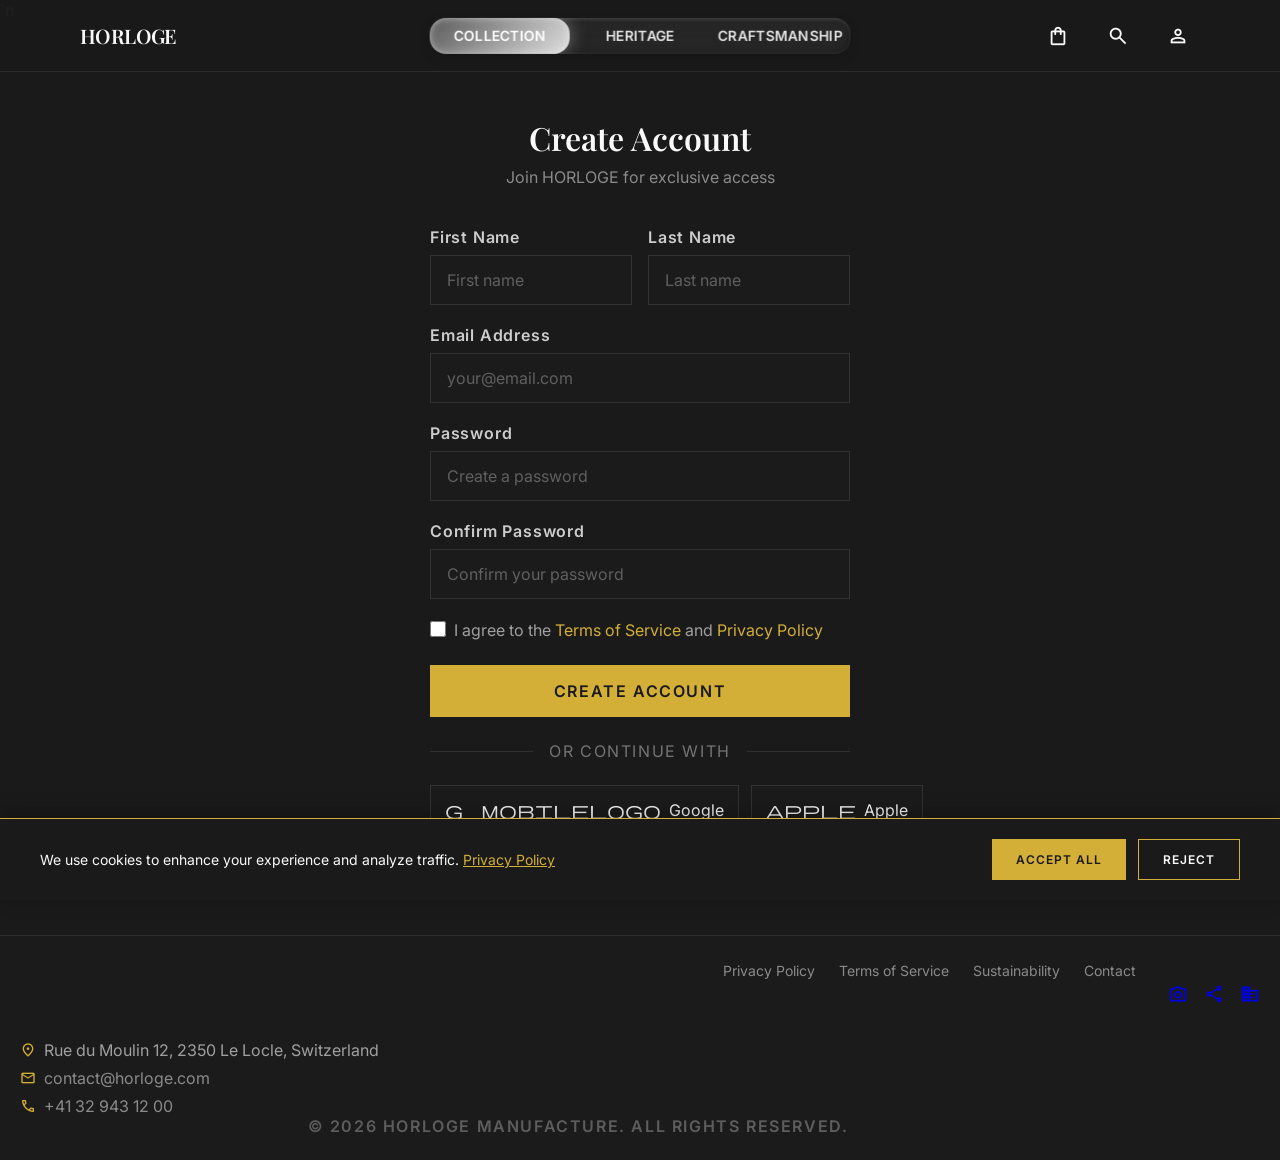
<file: signup.html>
<!DOCTYPE html>
<html lang="en">
<head>
    <meta charset="UTF-8">
    <meta name="viewport" content="width=device-width, initial-scale=1.0">
    <title>Create Account - HORLOGE</title>
    <meta name="description" content="Create a HORLOGE account. Join our community of watch enthusiasts and enjoy exclusive access to new collections and events.">
    <link rel="canonical" href="https://horloge.com/signup.html">
    <link rel="icon" type="image/svg+xml" href="favicon.svg">
    <meta property="og:type" content="website">
    <meta property="og:title" content="Create Account - HORLOGE">
    <meta property="og:description" content="Create a HORLOGE account. Join our community of watch enthusiasts and enjoy exclusive access to new collections and events.">
    <meta property="og:image" content="https://horloge.com/images/hero-watch.jpg">
    <meta property="og:url" content="https://horloge.com/signup.html">
    <meta name="twitter:card" content="summary_large_image">
    <meta name="twitter:title" content="Create Account - HORLOGE">
    <meta name="twitter:description" content="Create a HORLOGE account. Join our community of watch enthusiasts and enjoy exclusive access to new collections and events.">
    <meta name="twitter:image" content="https://horloge.com/images/hero-watch.jpg">
    <link rel="preconnect" href="https://fonts.googleapis.com">
    <link rel="preconnect" href="https://fonts.gstatic.com" crossorigin>
    <link href="https://fonts.googleapis.com/css2?family=Playfair+Display:wght@600;700&family=Inter:wght@300;400;600&display=swap" rel="stylesheet">
    <link href="https://fonts.googleapis.com/css2?family=Material+Symbols+Outlined:wght,FILL@100..700,0..1&display=swap" rel="stylesheet">
    <link rel="stylesheet" href="shared/styles.css">`n    <script src="analytics.js" defer></script>
    <style>
        *, *::before, *::after { margin: 0; padding: 0; box-sizing: border-box; }

        :root {
            --deep-charcoal: #1A1A1A;
            --rich-gold: #D4AF37;
            --ivory: #F9F9F9;
            --polished-silver: #C0C0C0;
            --white: #FFFFFF;
            --font-display: 'Playfair Display', Georgia, serif;
            --font-body: 'Inter', -apple-system, BlinkMacSystemFont, sans-serif;
            --primary-container: #1C1B1B;
            --on-surface-variant: #999999;
            --surface-variant: #333333;
            --margin-desktop: 80px;
            --margin-mobile: 20px;
        }

        html { scroll-behavior: smooth; }

        body {
            font-family: var(--font-body);
            background-color: var(--deep-charcoal);
            color: var(--ivory);
            -webkit-font-smoothing: antialiased;
            min-height: 100vh;
            display: flex;
            flex-direction: column;
        }

        ::selection { background-color: var(--rich-gold); color: var(--deep-charcoal); }

        /* Navigation */
        .nav {
            position: fixed;
            top: 0;
            left: 0;
            right: 0;
            z-index: 100;
            height: 72px;
            display: flex;
            align-items: center;
            justify-content: space-between;
            padding: 0 16px;
            background-color: rgba(26, 26, 26, 0.95);
            backdrop-filter: blur(12px);
            border-bottom: 1px solid rgba(255, 255, 255, 0.08);
        }

        @media (min-width: 768px) {
            .nav { padding: 0 var(--margin-desktop); }
        }

        .nav__logo {
            font-family: var(--font-display);
            font-size: 20px;
            font-weight: 600;
            letter-spacing: -0.03em;
            text-decoration: none;
            color: var(--rich-gold);
            position: absolute;
            left: 50%;
            transform: translateX(-50%);
            z-index: 102;
        }

        @media (min-width: 768px) {
            .nav__logo {
                color: var(--ivory);
                position: relative;
                left: auto;
                transform: none;
            }
        }

        .nav__actions {
            display: flex;
            align-items: center;
            gap: 4px;
            flex-shrink: 0;
            position: relative;
            z-index: 102;
        }

        @media (min-width: 768px) {
            .nav__actions { gap: 16px; margin-left: auto; }
        }

        .nav__icon-btn {
            background: none;
            border: none;
            cursor: pointer;
            padding: 6px;
            color: var(--ivory);
            transition: color 0.3s ease;
            display: flex;
            align-items: center;
            justify-content: center;
            position: relative;
        }

        .nav__icon-btn:hover { color: var(--rich-gold); }
        .nav__icon-btn .material-symbols-outlined { font-size: 22px; }

        /* Auth Page */
        .auth {
            flex: 1;
            display: flex;
            align-items: center;
            justify-content: center;
            padding: 96px var(--margin-mobile) 48px;
        }

        .auth__card {
            width: 100%;
            max-width: 420px;
        }

        .auth__title {
            font-family: var(--font-display);
            font-size: 32px;
            font-weight: 600;
            color: var(--ivory);
            text-align: center;
            margin-bottom: 8px;
        }

        .auth__subtitle {
            font-size: 16px;
            color: rgba(249, 249, 249, 0.5);
            text-align: center;
            margin-bottom: 40px;
        }

        .auth__field { margin-bottom: 20px; }

        .auth__label {
            display: block;
            font-size: 16px;
            font-weight: 600;
            letter-spacing: 0.05em;
            color: rgba(249, 249, 249, 0.8);
            margin-bottom: 8px;
        }

        .auth__input {
            width: 100%;
            padding: 14px 16px;
            background-color: var(--primary-container);
            border: 1px solid rgba(255, 255, 255, 0.1);
            color: var(--ivory);
            font-family: var(--font-body);
            font-size: 16px;
            outline: none;
            transition: border-color 0.3s ease;
        }

        .auth__input:focus { border-color: var(--rich-gold); }
        .auth__input::placeholder { color: rgba(255, 255, 255, 0.3); }

        .auth__row {
            display: grid;
            gap: 16px;
        }

        @media (min-width: 768px) {
            .auth__row { grid-template-columns: 1fr 1fr; }
        }

        .auth__checkbox {
            display: flex;
            align-items: flex-start;
            gap: 8px;
            cursor: pointer;
            margin-bottom: 24px;
        }

        .auth__checkbox input {
            width: 16px;
            height: 16px;
            accent-color: var(--rich-gold);
            cursor: pointer;
            margin-top: 2px;
        }

        .auth__checkbox span {
            font-size: 16px;
            color: rgba(249, 249, 249, 0.6);
            line-height: 1.4;
        }

        .auth__checkbox a {
            color: var(--rich-gold);
            text-decoration: none;
        }

        .auth__submit {
            width: 100%;
            padding: 16px;
            background-color: var(--rich-gold);
            color: var(--deep-charcoal);
            font-family: var(--font-body);
            font-size: 16px;
            font-weight: 600;
            letter-spacing: 0.1em;
            text-transform: uppercase;
            border: none;
            cursor: pointer;
            transition: background-color 0.3s ease;
            margin-bottom: 24px;
        }

        .auth__submit:hover { background-color: var(--white); }

        .auth__divider {
            display: flex;
            align-items: center;
            gap: 16px;
            margin-bottom: 24px;
        }

        .auth__divider::before,
        .auth__divider::after {
            content: '';
            flex: 1;
            height: 1px;
            background-color: rgba(255, 255, 255, 0.1);
        }

        .auth__divider span {
            font-size: 16px;
            color: rgba(249, 249, 249, 0.4);
            text-transform: uppercase;
            letter-spacing: 0.1em;
        }

        .auth__social {
            display: flex;
            gap: 12px;
            margin-bottom: 32px;
        }

        .auth__social-btn {
            flex: 1;
            padding: 14px;
            background-color: var(--primary-container);
            border: 1px solid rgba(255, 255, 255, 0.1);
            color: var(--ivory);
            font-family: var(--font-body);
            font-size: 16px;
            cursor: pointer;
            transition: border-color 0.3s ease;
            display: flex;
            align-items: center;
            justify-content: center;
            gap: 8px;
        }

        .auth__social-btn:hover { border-color: rgba(255, 255, 255, 0.3); }

        .auth__footer {
            text-align: center;
            font-size: 16px;
            color: rgba(249, 249, 249, 0.5);
        }

        .auth__footer a {
            color: var(--rich-gold);
            text-decoration: none;
            transition: opacity 0.3s ease;
        }

        .auth__footer a:hover { opacity: 0.8; }

        /* Footer */
        .footer {
            background-color: var(--primary-container);
            border-top: 1px solid rgba(255, 255, 255, 0.08);
            padding: 24px var(--margin-mobile);
            text-align: center;
        }

        .footer__copyright-text {
            font-size: 16px;
            font-weight: 600;
            letter-spacing: 0.1em;
            color: rgba(249, 249, 249, 0.3);
            text-transform: uppercase;
        }

        /* Focus states */
        .nav__link:focus-visible, .nav__logo:focus-visible, .nav__icon-btn:focus-visible,
        .nav__menu-btn:focus-visible, .auth__submit:focus-visible {
            outline: 2px solid var(--rich-gold); outline-offset: 4px;
        }

        @media (prefers-reduced-motion: reduce) {
            *, *::before, *::after { animation-duration: 0.01ms !important; transition-duration: 0.01ms !important; }
        }

        /* ============================================
           MOBILE MENU
           ============================================ */
        .mobile-menu {
            position: fixed;
            inset: 0;
            z-index: 200;
            background-color: var(--deep-charcoal);
            display: flex;
            flex-direction: column;
            opacity: 0;
            visibility: hidden;
            transition: opacity 0.3s ease, visibility 0.3s ease;
        }

        .mobile-menu.is-open { opacity: 1; visibility: visible; }

        .mobile-menu__header {
            display: flex;
            align-items: center;
            justify-content: space-between;
            height: 80px;
            padding: 0 var(--margin-mobile);
            border-bottom: 1px solid rgba(255, 255, 255, 0.1);
        }

        .mobile-menu__logo {
            font-family: var(--font-display);
            font-size: 20px;
            font-weight: 600;
            letter-spacing: -0.03em;
            color: var(--ivory);
        }

        .mobile-menu__close {
            background: none;
            border: none;
            cursor: pointer;
            padding: 8px;
            color: var(--ivory);
        }

        .mobile-menu__close .material-symbols-outlined { font-size: 28px; }

        .mobile-menu__nav {
            flex: 1;
            display: flex;
            flex-direction: column;
            justify-content: center;
            align-items: center;
            gap: 32px;
            padding: 48px var(--margin-mobile);
        }

        .mobile-menu__link {
            font-family: var(--font-body);
            font-size: 16px;
            font-weight: 600;
            letter-spacing: 0.1em;
            text-transform: uppercase;
            text-decoration: none;
            color: rgba(249, 249, 249, 0.6);
            transition: color 0.3s ease;
        }

        .mobile-menu__link:hover, .mobile-menu__link--active { color: var(--ivory); }

        .mobile-menu__actions {
            display: flex;
            justify-content: center;
            gap: 32px;
            padding: 32px var(--margin-mobile);
            border-top: 1px solid rgba(255, 255, 255, 0.1);
        }

        .mobile-menu__icon-btn {
            background: none;
            border: none;
            cursor: pointer;
            padding: 12px;
            color: var(--ivory);
            transition: color 0.3s ease;
        }

        .mobile-menu__icon-btn:hover { color: var(--rich-gold); }
        .mobile-menu__icon-btn .material-symbols-outlined { font-size: 24px; }

        @media (min-width: 768px) {
            .mobile-menu { display: none; }
        }

        /* ============================================
           SEARCH OVERLAY
           ============================================ */
        .search-overlay {
            position: fixed;
            inset: 0;
            z-index: 300;
            background-color: rgba(26, 26, 26, 0.98);
            display: flex;
            flex-direction: column;
            opacity: 0;
            visibility: hidden;
            transition: opacity 0.3s ease, visibility 0.3s ease;
        }

        .search-overlay.is-open { opacity: 1; visibility: visible; }

        .search-overlay__header {
            display: flex;
            align-items: center;
            justify-content: space-between;
            height: 80px;
            padding: 0 var(--margin-mobile);
            border-bottom: 1px solid rgba(255, 255, 255, 0.1);
        }

        .search-overlay__close {
            background: none;
            border: none;
            cursor: pointer;
            padding: 8px;
            color: var(--ivory);
        }

        .search-overlay__close .material-symbols-outlined { font-size: 28px; }

        .search-overlay__body {
            flex: 1;
            display: flex;
            flex-direction: column;
            align-items: center;
            justify-content: center;
            padding: 0 var(--margin-mobile);
        }

        .search-overlay__input-wrapper {
            width: 100%;
            max-width: 600px;
        }

        .search-overlay__input {
            width: 100%;
            background: transparent;
            border: none;
            border-bottom: 2px solid rgba(255, 255, 255, 0.2);
            padding: 16px 0;
            font-family: var(--font-display);
            font-size: 32px;
            font-weight: 600;
            color: var(--ivory);
            outline: none;
            transition: border-color 0.3s ease;
        }

        .search-overlay__input::placeholder { color: rgba(255, 255, 255, 0.3); }
        .search-overlay__input:focus { border-bottom-color: var(--rich-gold); }

        .search-overlay__hint {
            margin-top: 16px;
            font-size: 16px;
            color: rgba(255, 255, 255, 0.4);
            letter-spacing: 0.05em;
        }

        /* ============================================
           CART OVERLAY
           ============================================ */
        .cart-overlay {
            position: fixed;
            inset: 0;
            z-index: 300;
            display: flex;
            justify-content: flex-end;
            opacity: 0;
            visibility: hidden;
            transition: opacity 0.3s ease, visibility 0.3s ease;
        }

        .cart-overlay.is-open { opacity: 1; visibility: visible; }

        .cart-overlay__backdrop {
            position: absolute;
            inset: 0;
            background-color: rgba(0, 0, 0, 0.6);
        }

        .cart-overlay__panel {
            position: relative;
            width: 100%;
            max-width: 420px;
            background-color: var(--deep-charcoal);
            border-left: 1px solid rgba(255, 255, 255, 0.1);
            display: flex;
            flex-direction: column;
            transform: translateX(100%);
            transition: transform 0.3s ease;
        }

        .cart-overlay.is-open .cart-overlay__panel { transform: translateX(0); }

        .cart-overlay__header {
            display: flex;
            align-items: center;
            justify-content: space-between;
            height: 80px;
            padding: 0 24px;
            border-bottom: 1px solid rgba(255, 255, 255, 0.1);
        }

        .cart-overlay__title {
            font-size: 16px;
            font-weight: 600;
            letter-spacing: 0.1em;
            text-transform: uppercase;
            color: var(--ivory);
        }

        .cart-overlay__close {
            background: none;
            border: none;
            cursor: pointer;
            padding: 8px;
            color: var(--ivory);
        }

        .cart-overlay__close .material-symbols-outlined { font-size: 24px; }

        .cart-overlay__body {
            flex: 1;
            overflow-y: auto;
            padding: 24px;
        }

        .cart-overlay__empty {
            display: flex;
            flex-direction: column;
            align-items: center;
            justify-content: center;
            height: 100%;
            text-align: center;
        }

        .cart-overlay__empty-icon {
            font-size: 48px;
            color: rgba(255, 255, 255, 0.2);
            margin-bottom: 16px;
        }

        .cart-overlay__empty-text {
            font-size: 16px;
            color: rgba(255, 255, 255, 0.5);
        }

        .cart-overlay__footer {
            padding: 24px;
            border-top: 1px solid rgba(255, 255, 255, 0.1);
        }

        .cart-overlay__subtotal {
            display: flex;
            justify-content: space-between;
            margin-bottom: 24px;
        }

        .cart-overlay__subtotal-label { font-size: 16px; color: rgba(255, 255, 255, 0.6); }
        .cart-overlay__subtotal-price { font-size: 16px; font-weight: 600; color: var(--ivory); }

        .cart-overlay__checkout {
            display: block;
            width: 100%;
            padding: 16px;
            background-color: var(--rich-gold);
            color: var(--deep-charcoal);
            font-size: 16px;
            font-weight: 600;
            letter-spacing: 0.1em;
            text-transform: uppercase;
            text-align: center;
            text-decoration: none;
            border: none;
            cursor: pointer;
            transition: background-color 0.3s ease;
        }

        .cart-overlay__checkout:hover { background-color: var(--white); }

        /* ============================================
           ACCOUNT OVERLAY
           ============================================ */
        .account-overlay {
            position: fixed;
            inset: 0;
            z-index: 300;
            background-color: rgba(26, 26, 26, 0.98);
            display: flex;
            flex-direction: column;
            opacity: 0;
            visibility: hidden;
            transition: opacity 0.3s ease, visibility 0.3s ease;
        }

        .account-overlay.is-open { opacity: 1; visibility: visible; }

        .account-overlay__header {
            display: flex;
            align-items: center;
            justify-content: space-between;
            height: 80px;
            padding: 0 var(--margin-mobile);
            border-bottom: 1px solid rgba(255, 255, 255, 0.1);
        }

        .account-overlay__close {
            background: none;
            border: none;
            cursor: pointer;
            padding: 8px;
            color: var(--ivory);
        }

        .account-overlay__close .material-symbols-outlined { font-size: 28px; }

        .account-overlay__body {
            flex: 1;
            display: flex;
            flex-direction: column;
            align-items: center;
            justify-content: center;
            padding: 0 var(--margin-mobile);
        }

        .account-overlay__icon {
            font-size: 48px;
            color: rgba(255, 255, 255, 0.2);
            margin-bottom: 24px;
        }

        .account-overlay__title {
            font-family: var(--font-display);
            font-size: 28px;
            font-weight: 600;
            color: var(--ivory);
            margin-bottom: 16px;
        }

        .account-overlay__text {
            font-size: 16px;
            color: rgba(255, 255, 255, 0.5);
            margin-bottom: 32px;
            text-align: center;
            max-width: 320px;
        }

        .account-overlay__actions {
            display: flex;
            flex-direction: column;
            gap: 16px;
            width: 100%;
            max-width: 280px;
        }

        .account-overlay__btn {
            display: block;
            width: 100%;
            padding: 16px;
            font-size: 16px;
            font-weight: 600;
            letter-spacing: 0.1em;
            text-transform: uppercase;
            text-align: center;
            text-decoration: none;
            border: none;
            cursor: pointer;
            transition: all 0.3s ease;
        }

        .account-overlay__btn--primary {
            background-color: var(--rich-gold);
            color: var(--deep-charcoal);
        }

        .account-overlay__btn--primary:hover { background-color: var(--white); }

        .account-overlay__btn--secondary {
            background-color: transparent;
            border: 1px solid rgba(192, 192, 192, 0.3);
            color: var(--ivory);
        }

        .account-overlay__btn--secondary:hover {
            border-color: var(--rich-gold);
            color: var(--rich-gold);
        }
    </style>
    <link rel="stylesheet" href="animations.css">
</head>
<body>
    <a href="#main" class="skip-link">Skip to content</a>
    <header>
    <nav class="nav" role="navigation" aria-label="Main navigation">
        <button class="nav__menu-btn" aria-label="Toggle menu">
            <span class="menu-icon">
                <svg viewBox="0 0 80 80" width="28" height="28">
                    <rect width="80" height="15" fill="#f0f0f0" rx="10" />
                    <rect y="30" width="80" height="15" fill="#f0f0f0" rx="10" />
                    <rect y="60" width="80" height="15" fill="#f0f0f0" rx="10" />
                </svg>
            </span>
            <span class="menu-text">MENU</span>
        </button>
        <a href="index.html" class="nav__logo">HORLOGE</a>
        <div class="glass-radio-group">
            <input type="radio" name="nav-material" id="nav-collection" checked>
            <label for="nav-collection">Collection</label>
            <input type="radio" name="nav-material" id="nav-heritage">
            <label for="nav-heritage">Heritage</label>
            <input type="radio" name="nav-material" id="nav-craftsmanship">
            <label for="nav-craftsmanship">Craftsmanship</label>
            <div class="glass-glider"></div>
        </div>
        <div class="nav__actions">            <button class="nav__icon-btn" aria-label="Shopping bag" aria-live="polite">                <span class="material-symbols-outlined">shopping_bag</span>            </button>            <button class="nav__icon-btn" aria-label="Search">                <span class="material-symbols-outlined">search</span>            </button>            <button class="nav__icon-btn" aria-label="Account">                <span class="material-symbols-outlined">person</span>            </button>        </div>
    </nav>
</header>

    <!-- Mobile Menu -->
    <div class="mobile-menu" role="dialog" aria-modal="true" aria-labelledby="mobileMenuTitle" id="mobileMenu" role="dialog" aria-label="Mobile navigation">
        <div class="mobile-menu__header">
            <span id="mobileMenuTitle" class="mobile-menu__logo">HORLOGE</span>
            <button class="mobile-menu__close" id="mobileMenuClose" aria-label="Close menu">
                <span class="material-symbols-outlined">close</span>
            </button>
        </div>
        <nav class="mobile-menu__nav">
            <div class="glass-radio-group--mobile">
                <input type="radio" name="nav-material-mobile" id="nav-collection-mobile" checked>
                <label for="nav-collection-mobile">Collection</label>
                <input type="radio" name="nav-material-mobile" id="nav-heritage-mobile">
                <label for="nav-heritage-mobile">Heritage</label>
                <input type="radio" name="nav-material-mobile" id="nav-craftsmanship-mobile">
                <label for="nav-craftsmanship-mobile">Craftsmanship</label>
                <div class="glass-glider"></div>
            </div>
        </nav>
        <div class="mobile-menu__actions">
            <button class="mobile-menu__icon-btn" aria-label="Search">
                <span class="material-symbols-outlined">search</span>
            </button>
            <button class="mobile-menu__icon-btn" aria-label="Shopping bag">
                <span class="material-symbols-outlined">shopping_bag</span>
            </button>
            <button class="mobile-menu__icon-btn" aria-label="Account">
                <span class="material-symbols-outlined">person</span>
            </button>
        </div>
    </div>

    <!-- Search Overlay -->
    <div class="search-overlay" role="dialog" aria-modal="true" aria-labelledby="searchTitle" id="searchOverlay" role="dialog" aria-label="Search">
        <div class="search-overlay__header">
            <span id="mobileMenuTitle" class="mobile-menu__logo">HORLOGE</span>
            <button class="search-overlay__close" id="searchOverlayClose" aria-label="Close search">
                <span class="material-symbols-outlined">close</span>
            </button>
        </div>
        <div class="search-overlay__body">
            <div class="search-overlay__input-wrapper">
                <input type="text" class="search-overlay__input" id="searchInput" placeholder="Search watches..." autocomplete="off">
                <p class="search-overlay__hint">Press Enter to search or ESC to close</p>
            </div>
            <div class="search-overlay__results" id="searchResults"></div>
        </div>
    </div>

    <!-- Cart Overlay -->
    <div class="cart-overlay" role="dialog" aria-modal="true" aria-labelledby="cartTitle" id="cartOverlay" role="dialog" aria-label="Shopping cart">
        <div class="cart-overlay__backdrop" id="cartBackdrop"></div>
        <div class="cart-overlay__panel">
            <div class="cart-overlay__header">
                <span class="cart-overlay__title">Your Cart (0)</span>
                <button class="cart-overlay__close" id="cartOverlayClose" aria-label="Close cart">
                    <span class="material-symbols-outlined">close</span>
                </button>
            </div>
            <div class="cart-overlay__body">
                <div class="cart-overlay__empty">
                    <span class="material-symbols-outlined cart-overlay__empty-icon">shopping_bag</span>
                    <p class="cart-overlay__empty-text">Your cart is empty</p>
                </div>
            </div>
            <div class="cart-overlay__footer">
                <div class="cart-overlay__subtotal">
                    <span class="cart-overlay__subtotal-label">Subtotal</span>
                    <span class="cart-overlay__subtotal-price">$0</span>
                </div>
                <a href="checkouts.html" class="cart-overlay__checkout">Proceed to Checkout</a>
            </div>
        </div>
    </div>

    <!-- Account Overlay -->
    <div class="account-overlay" role="dialog" aria-modal="true" aria-labelledby="accountTitle" id="accountOverlay" role="dialog" aria-label="Account">
        <div class="account-overlay__header">
            <span id="mobileMenuTitle" class="mobile-menu__logo">HORLOGE</span>
            <button class="account-overlay__close" id="accountOverlayClose" aria-label="Close account">
                <span class="material-symbols-outlined">close</span>
            </button>
        </div>
        <div class="account-overlay__body">
            <span class="material-symbols-outlined account-overlay__icon">person</span>
            <p class="account-overlay__title" style="font-family: var(--font-display); font-size: 28px; font-weight: 500; color: var(--ivory);">Welcome</p>
            <p class="account-overlay__text">Sign in to access your account, order history, and wishlist.</p>
            <div class="account-overlay__actions">
                <a href="signin.html" class="account-overlay__btn account-overlay__btn--primary">Sign In</a>
                <a href="signup.html" class="account-overlay__btn account-overlay__btn--secondary">Create Account</a>
            </div>
        </div>
    </div>

    <main class="auth" id="main">
        <div class="auth__card">
            <h1 class="auth__title">Create Account</h1>
            <p class="auth__subtitle">Join HORLOGE for exclusive access</p>

            <form id="signupForm" action="#" method="POST" novalidate>
                <input type="hidden" name="csrf_token" value="client-side-only">
                <input type="text" name="website" id="website" tabindex="-1" autocomplete="off" style="display:none;">
                <div class="auth__row">
                    <div class="auth__field">
                        <label class="auth__label" for="firstName">First Name</label>
                        <input type="text" id="firstName" name="firstName" class="auth__input" placeholder="First name" required autocomplete="given-name">
                    </div>
                    <div class="auth__field">
                        <label class="auth__label" for="lastName">Last Name</label>
                        <input type="text" id="lastName" name="lastName" class="auth__input" placeholder="Last name" required autocomplete="family-name">
                    </div>
                </div>
                <div class="auth__field">
                    <label class="auth__label" for="email">Email Address</label>
                    <input type="email" id="email" name="email" class="auth__input" placeholder="your@email.com" required autocomplete="email">
                </div>
                <div class="auth__field">
                    <label class="auth__label" for="password">Password</label>
                    <input type="password" id="password" name="password" class="auth__input" placeholder="Create a password" required autocomplete="new-password" minlength="8" pattern=".{8,}">
                </div>
                <div class="auth__field">
                    <label class="auth__label" for="confirmPassword">Confirm Password</label>
                    <input type="password" id="confirmPassword" name="confirmPassword" class="auth__input" placeholder="Confirm your password" required autocomplete="new-password" minlength="8">
                </div>
                <label class="auth__checkbox">
                    <input type="checkbox" name="terms" required>
                    <span>I agree to the <a href="terms.html">Terms of Service</a> and <a href="privacy.html">Privacy Policy</a></span>
                </label>
                <button type="submit" class="auth__submit">Create Account</button>
            </form>

            <div class="auth__divider">
                <span>or continue with</span>
            </div>

            <div class="auth__social">
                <button class="auth__social-btn" aria-label="Sign up with Google">
                    <span class="material-symbols-outlined" style="font-size: 18px;">g_mobilelogo</span>
                    Google
                </button>
                <button class="auth__social-btn" aria-label="Sign up with Apple">
                    <span class="material-symbols-outlined" style="font-size: 18px;">apple</span>
                    Apple
                </button>
            </div>

            <p class="auth__footer">
                Already have an account? <a href="signin.html">Sign in</a>
            </p>
        </div>
    </main>

    <footer class="footer">
        <div class="footer__inner">
            <div class="footer__links-group">
                <ul class="footer__links">
                    <li><a href="privacy.html" class="footer__link">Privacy Policy</a></li>
                    <li><a href="terms.html" class="footer__link">Terms of Service</a></li>
                    <li><a href="sustainability.html" class="footer__link">Sustainability</a></li>
                    <li><a href="contact.html" class="footer__link">Contact</a></li>
                </ul>
            </div>

            <div class="footer__social" style="margin-top: 24px; display: flex; gap: 16px;">
                <a href="https://instagram.com/horloge" class="footer__social-link" aria-label="Instagram" target="_blank" rel="noopener"><span class="material-symbols-outlined" style="font-size: 20px;">camera_alt</span></a>
                <a href="https://twitter.com/horloge" class="footer__social-link" aria-label="Twitter" target="_blank" rel="noopener"><span class="material-symbols-outlined" style="font-size: 20px;">share</span></a>
                <a href="https://linkedin.com/company/horloge" class="footer__social-link" aria-label="LinkedIn" target="_blank" rel="noopener"><span class="material-symbols-outlined" style="font-size: 20px;">business</span></a>
            </div>

            <div class="footer__brand">
                <div class="footer__contact">
                    <div class="footer__contact-item">
                        <span class="material-symbols-outlined">location_on</span>
                        <span>Rue du Moulin 12, 2350 Le Locle, Switzerland</span>
                    </div>
                    <div class="footer__contact-item">
                        <span class="material-symbols-outlined">mail</span>
                        <a href="mailto:contact@horloge.com">contact@horloge.com</a>
                    </div>
                    <div class="footer__contact-item">
                        <span class="material-symbols-outlined">call</span>
                        <a href="tel:+41329431200">+41 32 943 12 00</a>
                    </div>
                </div>
                <p class="footer__copyright-text">&copy; 2026 HORLOGE MANUFACTURE. ALL RIGHTS RESERVED.</p>
            </div>
        </div>
    </footer>

    <script>
        document.getElementById('signupForm').addEventListener('submit', function(e) {
            const pwd = document.getElementById('password');
            const confirm = document.getElementById('confirmPassword');
            const honeypot = this.querySelector('input[name="website"]');
            if (honeypot && honeypot.value) {
                e.preventDefault();
                return;
            }
            if (pwd.value !== confirm.value) {
                e.preventDefault();
                confirm.setCustomValidity('Passwords do not match');
                confirm.reportValidity();
            } else {
                confirm.setCustomValidity('');
            }
            if (!this.checkValidity()) {
                e.preventDefault();
                this.reportValidity();
                return;
            }
            e.preventDefault();
            alert('Account creation requires backend integration. Demo only.');
            this.reset();
        });
    </script>
    <script src="shared/overlays.js"></script>
    <script src="animations.js"></script>
</body>
</html>
</file>
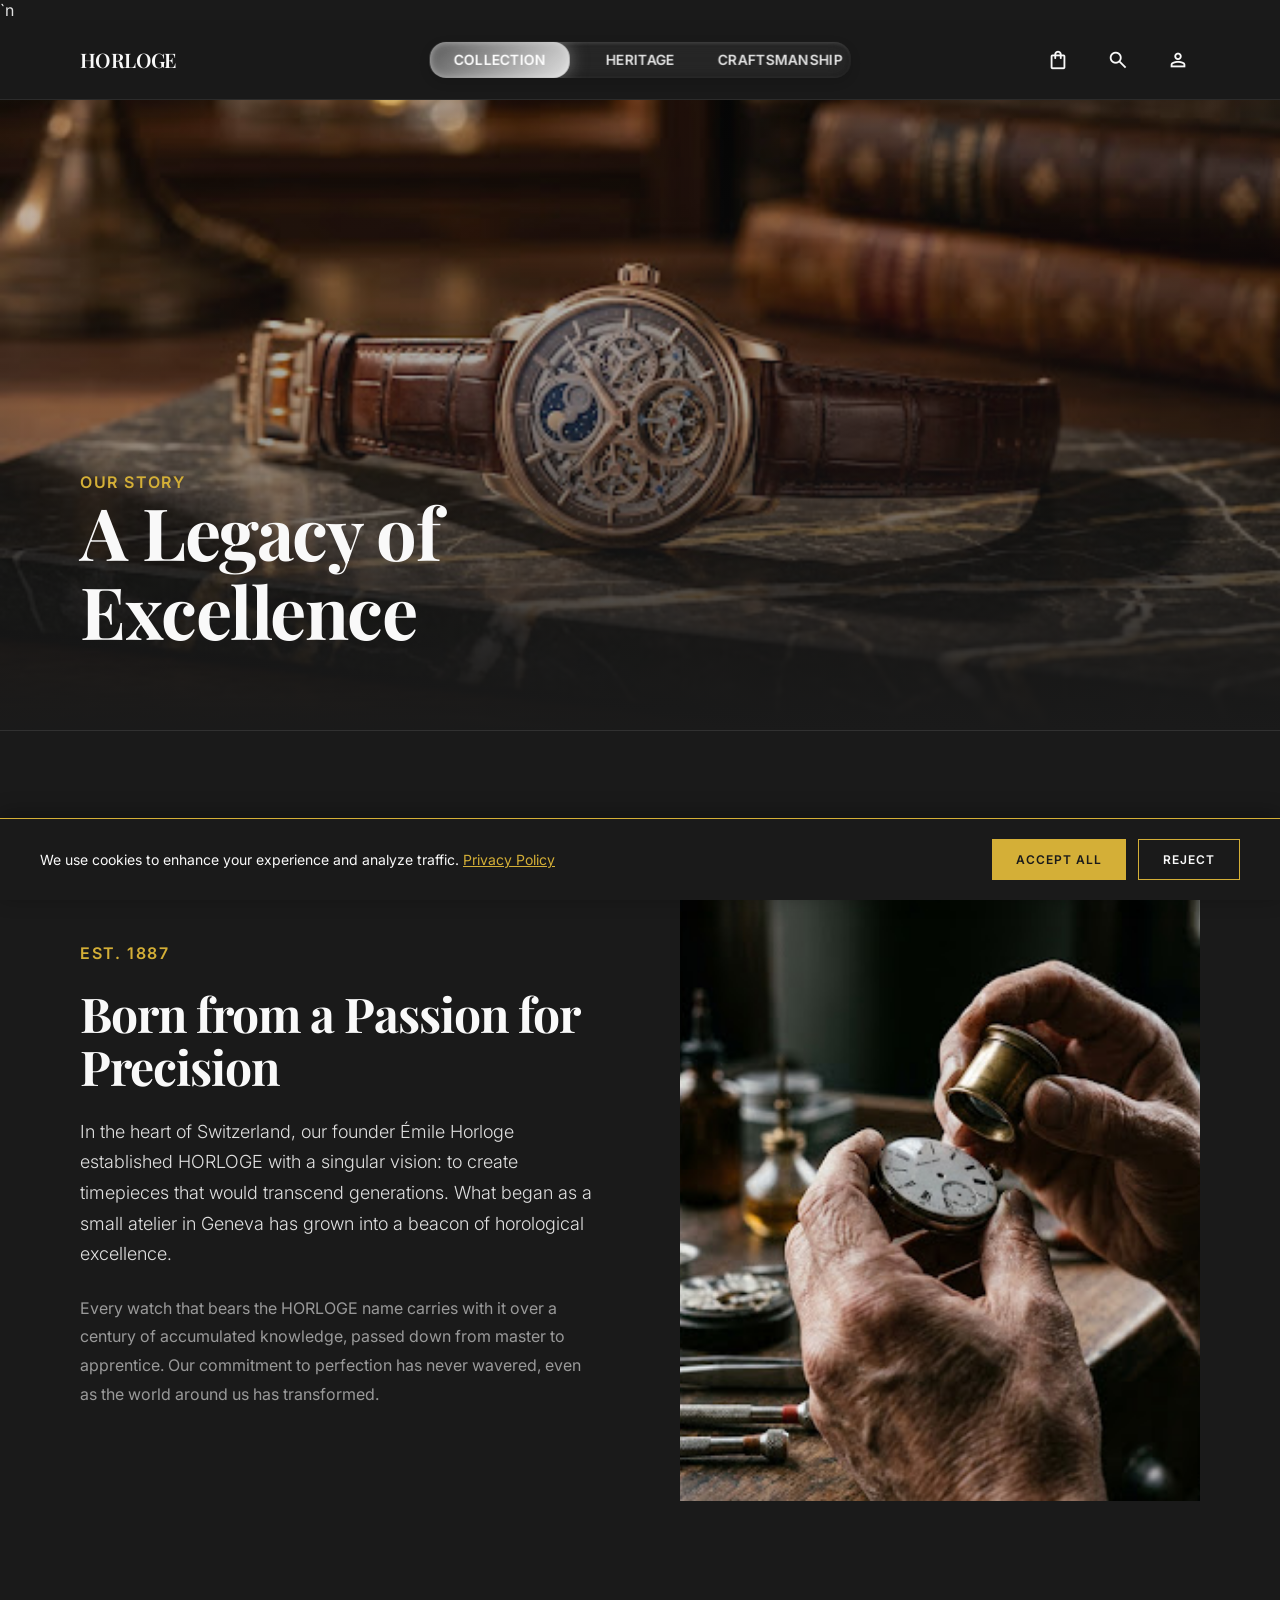
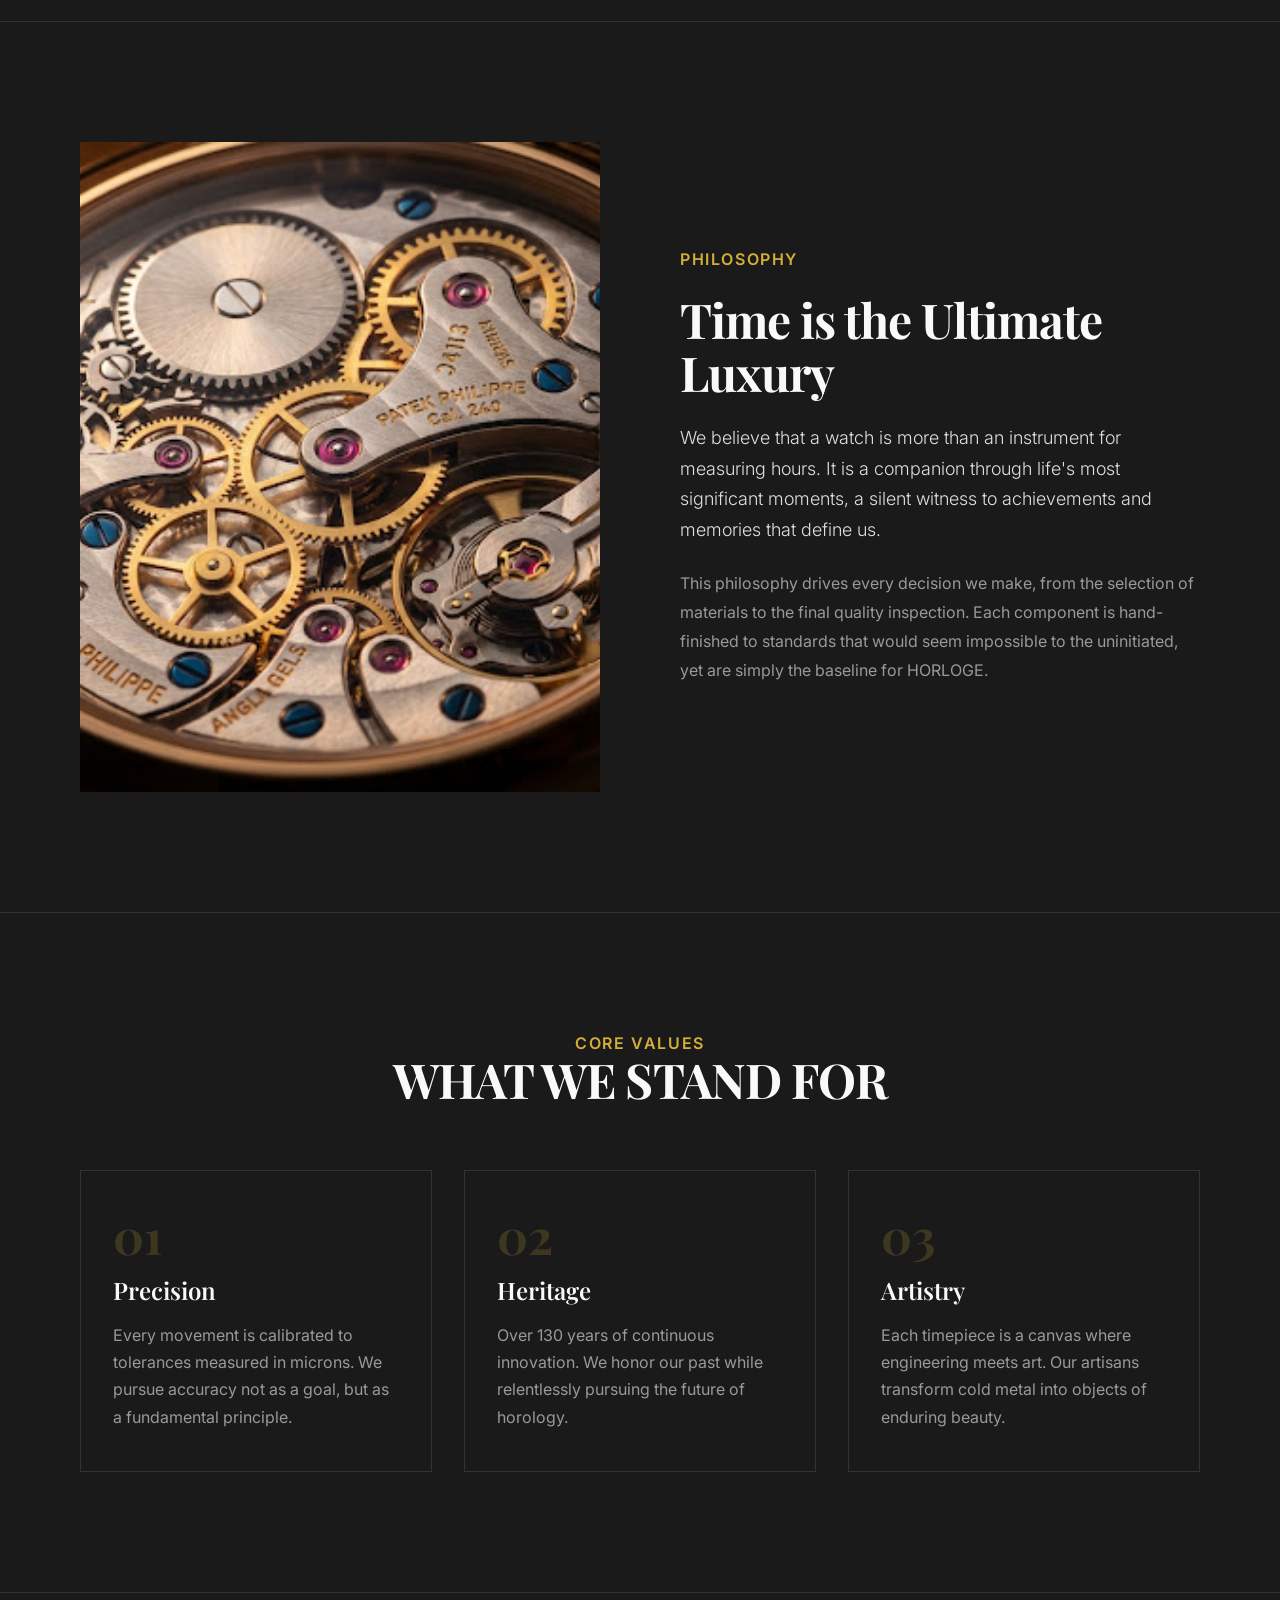
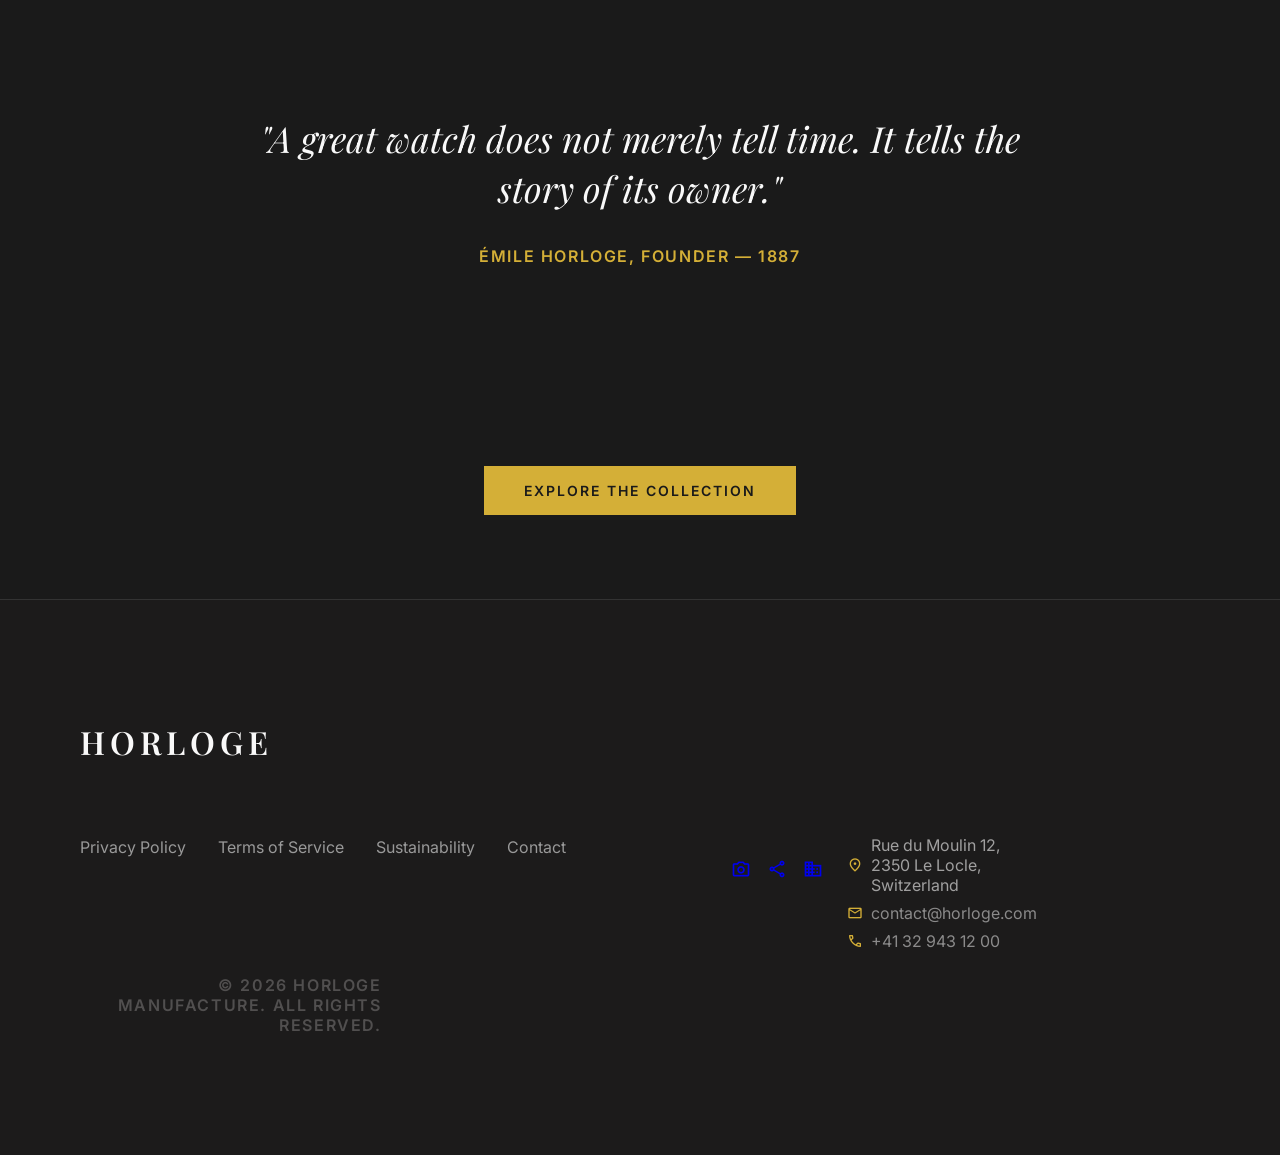
<file: story.html>
<!DOCTYPE html>
<html lang="en">
<head>
    <meta charset="UTF-8">
    <meta name="viewport" content="width=device-width, initial-scale=1.0">
    <title>HORLOGE - Our Story</title>
    <meta name="description" content="From a small Swiss atelier to a world-renowned luxury watchmaker. Learn the story behind HORLOGE and our commitment to perfection.">
    <link rel="canonical" href="https://horloge.com/story.html">
    <link rel="icon" type="image/svg+xml" href="favicon.svg">
    <meta property="og:type" content="website">
    <meta property="og:title" content="HORLOGE - Our Story">
    <meta property="og:description" content="From a small Swiss atelier to a world-renowned luxury watchmaker. Learn the story behind HORLOGE and our commitment to perfection.">
    <meta property="og:image" content="https://horloge.com/images/featured-watch.jpg">
    <meta property="og:url" content="https://horloge.com/story.html">
    <meta name="twitter:card" content="summary_large_image">
    <meta name="twitter:title" content="HORLOGE - Our Story">
    <meta name="twitter:description" content="From a small Swiss atelier to a world-renowned luxury watchmaker. Learn the story behind HORLOGE and our commitment to perfection.">
    <meta name="twitter:image" content="https://horloge.com/images/featured-watch.jpg">
    <link rel="preconnect" href="https://fonts.googleapis.com">
    <link rel="preconnect" href="https://fonts.gstatic.com" crossorigin>
    <link href="https://fonts.googleapis.com/css2?family=Playfair+Display:ital,wght@0,600;0,700;1,400&family=Inter:wght@400;600&display=swap" rel="stylesheet">
    <link href="https://fonts.googleapis.com/css2?family=Material+Symbols+Outlined:wght,FILL@100..700,0..1&display=swap" rel="stylesheet">
    <link rel="stylesheet" href="shared/styles.css">`n    <script src="analytics.js" defer></script>
    <style>
        *, *::before, *::after { margin: 0; padding: 0; box-sizing: border-box; }

        :root {
            --deep-charcoal: #1A1A1A;
            --rich-gold: #D4AF37;
            --ivory: #F9F9F9;
            --polished-silver: #C0C0C0;
            --white: #FFFFFF;
            --surface-container: #222222;
            --surface-variant: #333333;
            --on-surface: #E0E0E0;
            --on-surface-variant: #999999;
            --primary-container: #1C1B1B;
            --container-max: 1440px;
            --margin-desktop: 80px;
            --margin-mobile: 20px;
            --gutter: 24px;
            --section-gap: 120px;
            --font-display: 'Playfair Display', Georgia, serif;
            --font-body: 'Inter', -apple-system, BlinkMacSystemFont, sans-serif;
        }

        html { scroll-behavior: smooth; }

        body {
            font-family: var(--font-body);
            background-color: var(--deep-charcoal);
            color: var(--on-surface);
            -webkit-font-smoothing: antialiased;
            min-height: 100vh;
            display: flex;
            flex-direction: column;
        }

        ::selection { background-color: var(--rich-gold); color: var(--deep-charcoal); }
        .material-symbols-outlined { font-variation-settings: 'FILL' 0, 'wght' 400, 'GRAD' 0, 'opsz' 24; }

        /* NAV */
        .nav {
            position: sticky; top: 0; z-index: 50;
            display: flex; align-items: center; justify-content: space-between;
            height: 80px; padding: 0 var(--margin-mobile);
            background-color: rgba(26,26,26,0.95); backdrop-filter: blur(12px);
            border-bottom: 1px solid rgba(255,255,255,0.08);
        }
        @media (min-width: 768px) { .nav { padding: 0 var(--margin-desktop); } }
        .nav__logo {
            font-family: var(--font-display); font-size: 20px; font-weight: 600;
            letter-spacing: -0.03em; text-decoration: none; color: var(--ivory);
            transition: opacity 0.3s ease; position: relative; z-index: 102;
        }
        .nav__logo:hover { opacity: 0.7; }
        @media (max-width: 767px) { .nav__logo { position: absolute; left: 50%; transform: translateX(-50%); } }
        .nav__actions { display: flex; align-items: center; gap: 16px; flex-shrink: 0; position: relative; z-index: 102; }
        .nav__icon-btn {
            background: none; border: none; cursor: pointer; padding: 8px;
            color: var(--ivory); transition: color 0.3s ease; position: relative;
        }
        .nav__icon-btn:hover { color: var(--rich-gold); }

        /* HERO */
        .hero {
            position: relative; width: 100%; height: 70vh; min-height: 500px;
            overflow: hidden; display: flex; align-items: flex-end;
        }
        .hero__image {
            position: absolute; inset: 0; width: 100%; height: 100%;
            object-fit: cover; object-position: center;
        }
        .hero__overlay {
            position: absolute; inset: 0;
            background: linear-gradient(to top, var(--deep-charcoal) 0%, rgba(26,26,26,0.4) 50%, rgba(26,26,26,0.2) 100%);
        }
        .hero__content {
            position: relative; z-index: 10; width: 100%;
            max-width: var(--container-max); margin: 0 auto;
            padding: 64px var(--margin-mobile);
        }
        @media (min-width: 768px) { .hero__content { padding: 80px var(--margin-desktop); } }
        .hero__label {
            font-size: 16px; font-weight: 600; letter-spacing: 0.1em;
            text-transform: uppercase; color: var(--rich-gold); margin-bottom: 16px;
        }
        .hero__title {
            font-family: var(--font-display); font-weight: 700; line-height: 1.1;
            color: var(--ivory); letter-spacing: -0.02em;
        }
        @media (max-width: 767px) { .hero__title { font-size: 40px; } }
        @media (min-width: 768px) { .hero__title { font-size: 72px; } }

        /* SECTIONS */
        .section { padding: var(--section-gap) 0; }
        .section__inner {
            max-width: var(--container-max); margin: 0 auto;
            padding: 0 var(--margin-mobile);
        }
        @media (min-width: 768px) { .section__inner { padding: 0 var(--margin-desktop); } }

        /* STORY BLOCK */
        .story { border-top: 1px solid rgba(255,255,255,0.1); }
        .story__grid {
            display: grid; grid-template-columns: 1fr; gap: 48px; align-items: center;
        }
        @media (min-width: 768px) { .story__grid { grid-template-columns: 1fr 1fr; gap: 80px; } }
        .story__content { display: flex; flex-direction: column; gap: 24px; }
        .story__label {
            font-size: 16px; font-weight: 600; letter-spacing: 0.1em;
            text-transform: uppercase; color: var(--rich-gold);
        }
        .story__title {
            font-family: var(--font-display); font-weight: 700; line-height: 1.1;
            color: var(--ivory); letter-spacing: -0.02em;
        }
        @media (max-width: 767px) { .story__title { font-size: 32px; } }
        @media (min-width: 768px) { .story__title { font-size: 48px; } }
        .story__text {
            font-size: 16px; line-height: 1.8; color: var(--on-surface-variant);
        }
        .story__text--large {
            font-size: 18px; line-height: 1.7; color: var(--on-surface); font-weight: 300;
        }
        .story__image-wrapper {
            aspect-ratio: 4/5; overflow: hidden; background-color: var(--surface-container);
        }
        .story__image { width: 100%; height: 100%; object-fit: cover; }

        /* VALUES */
        .values { border-top: 1px solid rgba(255,255,255,0.1); }
        .values__header {
            text-align: center; margin-bottom: 64px;
        }
        .values__label {
            font-size: 16px; font-weight: 600; letter-spacing: 0.1em;
            text-transform: uppercase; color: var(--rich-gold); margin-bottom: 16px;
        }
        .values__title {
            font-family: var(--font-display); font-weight: 700; line-height: 1.1;
            color: var(--ivory); letter-spacing: -0.02em; text-transform: uppercase;
        }
        @media (max-width: 767px) { .values__title { font-size: 32px; } }
        @media (min-width: 768px) { .values__title { font-size: 48px; } }
        .values__grid {
            display: grid; grid-template-columns: 1fr; gap: 48px;
        }
        @media (min-width: 768px) { .values__grid { grid-template-columns: repeat(3, 1fr); gap: 32px; } }
        .value-card {
            padding: 40px 32px; border: 1px solid var(--surface-variant);
            display: flex; flex-direction: column; gap: 16px;
            transition: border-color 0.3s ease;
        }
        .value-card:hover { border-color: var(--rich-gold); }
        .value-card__number {
            font-family: var(--font-display); font-size: 48px; font-weight: 700;
            color: rgba(212,175,55,0.2); line-height: 1;
        }
        .value-card__title {
            font-family: var(--font-display); font-size: 24px; font-weight: 600;
            color: var(--ivory); line-height: 1.3;
        }
        .value-card__text {
            font-size: 16px; line-height: 1.7; color: var(--on-surface-variant);
        }

        /* QUOTE */
        .quote { border-top: 1px solid rgba(255,255,255,0.1); text-align: center; }
        .quote__text {
            font-family: var(--font-display); font-style: italic; font-weight: 400;
            line-height: 1.4; color: var(--ivory); max-width: 800px; margin: 0 auto;
        }
        @media (max-width: 767px) { .quote__text { font-size: 24px; } }
        @media (min-width: 768px) { .quote__text { font-size: 36px; } }
        .quote__author {
            margin-top: 32px; font-size: 16px; font-weight: 600; letter-spacing: 0.1em;
            text-transform: uppercase; color: var(--rich-gold);
        }

        /* FOOTER */
        .footer {
            background-color: var(--primary-container); padding: var(--section-gap) 0;
            margin-top: auto; border-top: 1px solid var(--surface-variant);
        }
        .footer__inner {
            max-width: var(--container-max); margin: 0 auto; padding: 0 var(--margin-mobile);
            display: grid; grid-template-columns: 1fr; gap: var(--gutter);
        }
        @media (min-width: 768px) { .footer__inner { padding: 0 var(--margin-desktop); grid-template-columns: repeat(12, 1fr); } }
        .footer__brand { grid-column: span 1; }
        @media (min-width: 768px) { .footer__brand { grid-column: span 12; margin-bottom: 48px; } }
        .footer__logo {
            font-family: var(--font-display); font-size: 32px; font-weight: 600;
            letter-spacing: 0.15em; text-transform: uppercase; color: var(--ivory);
        }
        .footer__links-group { grid-column: span 1; }
        @media (min-width: 768px) { .footer__links-group { grid-column: span 8; display: flex; gap: 64px; margin-bottom: 32px; } }
        .footer__links { list-style: none; display: flex; flex-direction: column; gap: 16px; }
        @media (min-width: 768px) { .footer__links { flex-direction: row; gap: 32px; } }
        .footer__link {
            font-size: 16px; line-height: 1.6; color: var(--on-surface-variant);
            text-decoration: none; transition: color 0.2s ease;
        }
        .footer__link:hover { color: var(--rich-gold); }
        .footer__copyright { grid-column: span 1; }
        @media (min-width: 768px) { .footer__copyright { grid-column: span 4; display: flex; align-items: flex-end; justify-content: flex-end; } }
        .footer__copyright-text {
            font-size: 16px; font-weight: 600; letter-spacing: 0.1em;
            text-transform: uppercase; color: rgba(133,131,131,0.5);
        }

        /* FOCUS */
        .nav__link:focus-visible, .nav__logo:focus-visible, .nav__icon-btn:focus-visible,
        .nav__menu-btn:focus-visible, .footer__link:focus-visible {
            outline: 2px solid var(--rich-gold); outline-offset: 4px;
        }

        @media (prefers-reduced-motion: reduce) {
            *, *::before, *::after { animation-duration: 0.01ms !important; transition-duration: 0.01ms !important; }
        }

        /* ============================================
           MOBILE MENU
           ============================================ */
        .mobile-menu {
            position: fixed;
            inset: 0;
            z-index: 200;
            background-color: var(--deep-charcoal);
            display: flex;
            flex-direction: column;
            opacity: 0;
            visibility: hidden;
            transition: opacity 0.3s ease, visibility 0.3s ease;
        }

        .mobile-menu.is-open {
            opacity: 1;
            visibility: visible;
        }

        .mobile-menu__header {
            display: flex;
            align-items: center;
            justify-content: space-between;
            height: 80px;
            padding: 0 var(--margin-mobile);
            border-bottom: 1px solid rgba(255, 255, 255, 0.1);
        }

        .mobile-menu__logo {
            font-family: var(--font-display);
            font-size: 20px;
            font-weight: 600;
            letter-spacing: -0.03em;
            color: var(--ivory);
        }

        .mobile-menu__close {
            background: none;
            border: none;
            cursor: pointer;
            padding: 8px;
            color: var(--ivory);
        }

        .mobile-menu__close .material-symbols-outlined {
            font-size: 28px;
        }

        .mobile-menu__nav {
            flex: 1;
            display: flex;
            flex-direction: column;
            justify-content: center;
            align-items: center;
            gap: 32px;
            padding: 48px var(--margin-mobile);
        }

        .mobile-menu__link {
            font-family: var(--font-body);
            font-size: 16px;
            font-weight: 600;
            letter-spacing: 0.1em;
            text-transform: uppercase;
            text-decoration: none;
            color: rgba(249, 249, 249, 0.6);
            transition: color 0.3s ease;
        }

        .mobile-menu__link:hover,
        .mobile-menu__link--active {
            color: var(--ivory);
        }

        .mobile-menu__actions {
            display: flex;
            justify-content: center;
            gap: 32px;
            padding: 32px var(--margin-mobile);
            border-top: 1px solid rgba(255, 255, 255, 0.1);
        }

        .mobile-menu__icon-btn {
            background: none;
            border: none;
            cursor: pointer;
            padding: 12px;
            color: var(--ivory);
            transition: color 0.3s ease;
        }

        .mobile-menu__icon-btn:hover {
            color: var(--rich-gold);
        }

        .mobile-menu__icon-btn .material-symbols-outlined {
            font-size: 24px;
        }

        @media (min-width: 768px) {
            .mobile-menu {
                display: none;
            }
        }

        /* ============================================
           SEARCH OVERLAY
           ============================================ */
        .search-overlay {
            position: fixed;
            inset: 0;
            z-index: 300;
            background-color: rgba(26, 26, 26, 0.98);
            display: flex;
            flex-direction: column;
            opacity: 0;
            visibility: hidden;
            transition: opacity 0.3s ease, visibility 0.3s ease;
        }

        .search-overlay.is-open {
            opacity: 1;
            visibility: visible;
        }

        .search-overlay__header {
            display: flex;
            align-items: center;
            justify-content: space-between;
            height: 80px;
            padding: 0 var(--margin-mobile);
            border-bottom: 1px solid rgba(255, 255, 255, 0.1);
        }

        @media (min-width: 768px) {
            .search-overlay__header {
                padding: 0 var(--margin-desktop);
            }
        }

        .search-overlay__close {
            background: none;
            border: none;
            cursor: pointer;
            padding: 8px;
            color: var(--ivory);
        }

        .search-overlay__close .material-symbols-outlined {
            font-size: 28px;
        }

        .search-overlay__body {
            flex: 1;
            display: flex;
            flex-direction: column;
            align-items: center;
            justify-content: center;
            padding: 0 var(--margin-mobile);
        }

        .search-overlay__input-wrapper {
            width: 100%;
            max-width: 600px;
            position: relative;
        }

        .search-overlay__input {
            width: 100%;
            background: transparent;
            border: none;
            border-bottom: 2px solid rgba(255, 255, 255, 0.2);
            padding: 16px 0;
            font-family: var(--font-display);
            font-size: 32px;
            font-weight: 600;
            color: var(--ivory);
            outline: none;
            transition: border-color 0.3s ease;
        }

        .search-overlay__input::placeholder {
            color: rgba(255, 255, 255, 0.3);
        }

        .search-overlay__input:focus {
            border-bottom-color: var(--rich-gold);
        }

        .search-overlay__hint {
            margin-top: 16px;
            font-family: var(--font-body);
            font-size: 16px;
            color: rgba(255, 255, 255, 0.4);
            letter-spacing: 0.05em;
        }

        .search-overlay__results {
            width: 100%;
            max-width: 600px;
            margin-top: 48px;
        }

        .search-overlay__result-item {
            display: flex;
            align-items: center;
            gap: 16px;
            padding: 16px 0;
            border-bottom: 1px solid rgba(255, 255, 255, 0.08);
            text-decoration: none;
            transition: opacity 0.3s ease;
        }

        .search-overlay__result-item:hover {
            opacity: 0.7;
        }

        .search-overlay__result-img {
            width: 60px;
            height: 60px;
            object-fit: cover;
            background-color: var(--surface-variant);
        }

        .search-overlay__result-info {
            flex: 1;
        }

        .search-overlay__result-name {
            font-family: var(--font-body);
            font-size: 16px;
            font-weight: 600;
            color: var(--ivory);
            margin-bottom: 4px;
        }

        .search-overlay__result-price {
            font-family: var(--font-body);
            font-size: 16px;
            color: var(--rich-gold);
        }

        /* ============================================
           CART OVERLAY
           ============================================ */
        .cart-overlay {
            position: fixed;
            inset: 0;
            z-index: 300;
            display: flex;
            justify-content: flex-end;
            opacity: 0;
            visibility: hidden;
            transition: opacity 0.3s ease, visibility 0.3s ease;
        }

        .cart-overlay.is-open {
            opacity: 1;
            visibility: visible;
        }

        .cart-overlay__backdrop {
            position: absolute;
            inset: 0;
            background-color: rgba(0, 0, 0, 0.6);
        }

        .cart-overlay__panel {
            position: relative;
            width: 100%;
            max-width: 420px;
            background-color: var(--deep-charcoal);
            border-left: 1px solid rgba(255, 255, 255, 0.1);
            display: flex;
            flex-direction: column;
            transform: translateX(100%);
            transition: transform 0.3s ease;
        }

        .cart-overlay.is-open .cart-overlay__panel {
            transform: translateX(0);
        }

        .cart-overlay__header {
            display: flex;
            align-items: center;
            justify-content: space-between;
            height: 80px;
            padding: 0 24px;
            border-bottom: 1px solid rgba(255, 255, 255, 0.1);
        }

        .cart-overlay__title {
            font-family: var(--font-body);
            font-size: 16px;
            font-weight: 600;
            letter-spacing: 0.1em;
            text-transform: uppercase;
            color: var(--ivory);
        }

        .cart-overlay__close {
            background: none;
            border: none;
            cursor: pointer;
            padding: 8px;
            color: var(--ivory);
        }

        .cart-overlay__close .material-symbols-outlined {
            font-size: 24px;
        }

        .cart-overlay__body {
            flex: 1;
            overflow-y: auto;
            padding: 24px;
        }

        .cart-overlay__empty {
            display: flex;
            flex-direction: column;
            align-items: center;
            justify-content: center;
            height: 100%;
            text-align: center;
        }

        .cart-overlay__empty-icon {
            font-size: 48px;
            color: rgba(255, 255, 255, 0.2);
            margin-bottom: 16px;
        }

        .cart-overlay__empty-text {
            font-family: var(--font-body);
            font-size: 16px;
            color: rgba(255, 255, 255, 0.5);
        }

        .cart-item {
            display: flex;
            gap: 16px;
            padding: 16px 0;
            border-bottom: 1px solid rgba(255, 255, 255, 0.08);
        }

        .cart-item__img {
            width: 80px;
            height: 80px;
            object-fit: cover;
            background-color: var(--surface-variant);
        }

        .cart-item__info {
            flex: 1;
        }

        .cart-item__name {
            font-family: var(--font-body);
            font-size: 16px;
            font-weight: 600;
            color: var(--ivory);
            margin-bottom: 4px;
        }

        .cart-item__price {
            font-family: var(--font-body);
            font-size: 16px;
            color: var(--rich-gold);
            margin-bottom: 12px;
        }

        .cart-item__qty {
            display: flex;
            align-items: center;
            gap: 12px;
        }

        .cart-item__qty-btn {
            width: 28px;
            height: 28px;
            display: flex;
            align-items: center;
            justify-content: center;
            background: transparent;
            border: 1px solid rgba(255, 255, 255, 0.2);
            color: var(--ivory);
            cursor: pointer;
            font-size: 16px;
            transition: border-color 0.3s ease;
        }

        .cart-item__qty-btn:hover {
            border-color: var(--rich-gold);
        }

        .cart-item__qty-num {
            font-family: var(--font-body);
            font-size: 16px;
            color: var(--ivory);
            min-width: 20px;
            text-align: center;
        }

        .cart-overlay__footer {
            padding: 24px;
            border-top: 1px solid rgba(255, 255, 255, 0.1);
        }

        .cart-overlay__subtotal {
            display: flex;
            justify-content: space-between;
            margin-bottom: 24px;
        }

        .cart-overlay__subtotal-label {
            font-family: var(--font-body);
            font-size: 16px;
            color: rgba(255, 255, 255, 0.6);
        }

        .cart-overlay__subtotal-price {
            font-family: var(--font-body);
            font-size: 16px;
            font-weight: 600;
            color: var(--ivory);
        }

        .cart-overlay__checkout {
            display: block;
            width: 100%;
            padding: 16px;
            background-color: var(--rich-gold);
            color: var(--deep-charcoal);
            font-family: var(--font-body);
            font-size: 16px;
            font-weight: 600;
            letter-spacing: 0.1em;
            text-transform: uppercase;
            text-align: center;
            text-decoration: none;
            border: none;
            cursor: pointer;
            transition: background-color 0.3s ease;
        }

        .cart-overlay__checkout:hover {
            background-color: var(--white);
        }

        /* ============================================
           ACCOUNT OVERLAY
           ============================================ */
        .account-overlay {
            position: fixed;
            inset: 0;
            z-index: 300;
            background-color: rgba(26, 26, 26, 0.98);
            display: flex;
            flex-direction: column;
            opacity: 0;
            visibility: hidden;
            transition: opacity 0.3s ease, visibility 0.3s ease;
        }

        .account-overlay.is-open {
            opacity: 1;
            visibility: visible;
        }

        .account-overlay__header {
            display: flex;
            align-items: center;
            justify-content: space-between;
            height: 80px;
            padding: 0 var(--margin-mobile);
            border-bottom: 1px solid rgba(255, 255, 255, 0.1);
        }

        @media (min-width: 768px) {
            .account-overlay__header {
                padding: 0 var(--margin-desktop);
            }
        }

        .account-overlay__close {
            background: none;
            border: none;
            cursor: pointer;
            padding: 8px;
            color: var(--ivory);
        }

        .account-overlay__close .material-symbols-outlined {
            font-size: 28px;
        }

        .account-overlay__body {
            flex: 1;
            display: flex;
            flex-direction: column;
            align-items: center;
            justify-content: center;
            padding: 0 var(--margin-mobile);
        }

        .account-overlay__icon {
            font-size: 48px;
            color: rgba(255, 255, 255, 0.2);
            margin-bottom: 24px;
        }

        .account-overlay__title {
            font-family: var(--font-display);
            font-size: 28px;
            font-weight: 600;
            color: var(--ivory);
            margin-bottom: 16px;
        }

        .account-overlay__text {
            font-family: var(--font-body);
            font-size: 16px;
            color: rgba(255, 255, 255, 0.5);
            margin-bottom: 32px;
            text-align: center;
            max-width: 320px;
        }

        .account-overlay__actions {
            display: flex;
            flex-direction: column;
            gap: 16px;
            width: 100%;
            max-width: 280px;
        }

        .account-overlay__btn {
            display: block;
            width: 100%;
            padding: 16px;
            font-family: var(--font-body);
            font-size: 16px;
            font-weight: 600;
            letter-spacing: 0.1em;
            text-transform: uppercase;
            text-align: center;
            text-decoration: none;
            border: none;
            cursor: pointer;
            transition: all 0.3s ease;
        }

        .account-overlay__btn--primary {
            background-color: var(--rich-gold);
            color: var(--deep-charcoal);
        }

        .account-overlay__btn--primary:hover {
            background-color: var(--white);
        }

        .account-overlay__btn--secondary {
            background-color: transparent;
            border: 1px solid rgba(192, 192, 192, 0.3);
            color: var(--ivory);
        }

        .account-overlay__btn--secondary:hover {
            border-color: var(--rich-gold);
            color: var(--rich-gold);
        }
    </style>
    <link rel="stylesheet" href="animations.css">
</head>
<body>
    <a href="#main" class="skip-link">Skip to content</a>
    <header>
    <nav class="nav" role="navigation" aria-label="Main navigation">
        <button class="nav__menu-btn" aria-label="Toggle menu">
            <span class="menu-icon">
                <svg viewBox="0 0 80 80" width="28" height="28">
                    <rect width="80" height="15" fill="#f0f0f0" rx="10" />
                    <rect y="30" width="80" height="15" fill="#f0f0f0" rx="10" />
                    <rect y="60" width="80" height="15" fill="#f0f0f0" rx="10" />
                </svg>
            </span>
            <span class="menu-text">MENU</span>
        </button>
        <a href="index.html" class="nav__logo">HORLOGE</a>
        <div class="glass-radio-group">
            <input type="radio" name="nav-material" id="nav-collection" checked>
            <label for="nav-collection">Collection</label>
            <input type="radio" name="nav-material" id="nav-heritage">
            <label for="nav-heritage">Heritage</label>
            <input type="radio" name="nav-material" id="nav-craftsmanship">
            <label for="nav-craftsmanship">Craftsmanship</label>
            <div class="glass-glider"></div>
        </div>
        <div class="nav__actions">            <button class="nav__icon-btn" aria-label="Shopping bag" aria-live="polite">                <span class="material-symbols-outlined">shopping_bag</span>            </button>            <button class="nav__icon-btn" aria-label="Search">                <span class="material-symbols-outlined">search</span>            </button>            <button class="nav__icon-btn" aria-label="Account">                <span class="material-symbols-outlined">person</span>            </button>        </div>
    </nav>
</header>

    <!-- Mobile Menu -->
    <div class="mobile-menu" role="dialog" aria-modal="true" aria-labelledby="mobileMenuTitle" id="mobileMenu" role="dialog" aria-label="Mobile navigation">
        <div class="mobile-menu__header">
            <span id="mobileMenuTitle" class="mobile-menu__logo">HORLOGE</span>
            <button class="mobile-menu__close" id="mobileMenuClose" aria-label="Close menu">
                <span class="material-symbols-outlined">close</span>
            </button>
        </div>
        <nav class="mobile-menu__nav">
            <div class="glass-radio-group--mobile">
                <input type="radio" name="nav-material-mobile" id="nav-collection-mobile" checked>
                <label for="nav-collection-mobile">Collection</label>
                <input type="radio" name="nav-material-mobile" id="nav-heritage-mobile">
                <label for="nav-heritage-mobile">Heritage</label>
                <input type="radio" name="nav-material-mobile" id="nav-craftsmanship-mobile">
                <label for="nav-craftsmanship-mobile">Craftsmanship</label>
                <div class="glass-glider"></div>
            </div>
        </nav>
        <div class="mobile-menu__actions">
            <button class="mobile-menu__icon-btn" aria-label="Search">
                <span class="material-symbols-outlined">search</span>
            </button>
            <button class="mobile-menu__icon-btn" aria-label="Shopping bag">
                <span class="material-symbols-outlined">shopping_bag</span>
            </button>
            <button class="mobile-menu__icon-btn" aria-label="Account">
                <span class="material-symbols-outlined">person</span>
            </button>
        </div>
    </div>

    <!-- Search Overlay -->
    <div class="search-overlay" role="dialog" aria-modal="true" aria-labelledby="searchTitle" id="searchOverlay" role="dialog" aria-label="Search">
        <div class="search-overlay__header">
            <span id="mobileMenuTitle" class="mobile-menu__logo">HORLOGE</span>
            <button class="search-overlay__close" id="searchOverlayClose" aria-label="Close search">
                <span class="material-symbols-outlined">close</span>
            </button>
        </div>
        <div class="search-overlay__body">
            <div class="search-overlay__input-wrapper">
                <input type="text" class="search-overlay__input" id="searchInput" placeholder="Search watches..." autocomplete="off">
                <p class="search-overlay__hint">Press Enter to search or ESC to close</p>
            </div>
            <div class="search-overlay__results" id="searchResults"></div>
        </div>
    </div>

    <!-- Cart Overlay -->
    <div class="cart-overlay" role="dialog" aria-modal="true" aria-labelledby="cartTitle" id="cartOverlay" role="dialog" aria-label="Shopping cart">
        <div class="cart-overlay__backdrop" id="cartBackdrop"></div>
        <div class="cart-overlay__panel">
            <div class="cart-overlay__header">
                <span class="cart-overlay__title">Your Cart (0)</span>
                <button class="cart-overlay__close" id="cartOverlayClose" aria-label="Close cart">
                    <span class="material-symbols-outlined">close</span>
                </button>
            </div>
            <div class="cart-overlay__body">
                <div class="cart-overlay__empty">
                    <span class="material-symbols-outlined cart-overlay__empty-icon">shopping_bag</span>
                    <p class="cart-overlay__empty-text">Your cart is empty</p>
                </div>
            </div>
            <div class="cart-overlay__footer">
                <div class="cart-overlay__subtotal">
                    <span class="cart-overlay__subtotal-label">Subtotal</span>
                    <span class="cart-overlay__subtotal-price">$0</span>
                </div>
                <a href="checkouts.html" class="cart-overlay__checkout">Proceed to Checkout</a>
            </div>
        </div>
    </div>

    <!-- Account Overlay -->
    <div class="account-overlay" role="dialog" aria-modal="true" aria-labelledby="accountTitle" id="accountOverlay" role="dialog" aria-label="Account">
        <div class="account-overlay__header">
            <span id="mobileMenuTitle" class="mobile-menu__logo">HORLOGE</span>
            <button class="account-overlay__close" id="accountOverlayClose" aria-label="Close account">
                <span class="material-symbols-outlined">close</span>
            </button>
        </div>
        <div class="account-overlay__body">
            <span class="material-symbols-outlined account-overlay__icon">person</span>
            <p class="account-overlay__title" style="font-family: var(--font-display); font-size: 28px; font-weight: 500; color: var(--ivory);">Welcome</p>
            <p class="account-overlay__text">Sign in to access your account, order history, and wishlist.</p>
            <div class="account-overlay__actions">
                <a href="signin.html" class="account-overlay__btn account-overlay__btn--primary">Sign In</a>
                <a href="signup.html" class="account-overlay__btn account-overlay__btn--secondary">Create Account</a>
            </div>
        </div>
    </div>

    <main class="main" id="main">
    <!-- Hero -->
    <section class="hero" aria-label="Our Story hero">
        <img class="hero__image" src="images/featured-watch.jpg" alt="Luxury watch craftsmanship detail" width="1920" height="1080" loading="eager" fetchpriority="high">
        <div class="hero__overlay" aria-hidden="true"></div>
        <div class="hero__content">
            <span class="hero__label">Our Story</span>
            <h1 class="hero__title">A Legacy of<br>Excellence</h1>
        </div>
    </section>

    <!-- Story Section 1 -->
    <section class="section story" aria-label="Our founding story">
        <div class="section__inner">
            <div class="story__grid">
                <div class="story__content">
                    <span class="story__label">Est. 1887</span>
                    <h2 class="story__title">Born from a Passion for Precision</h2>
                    <p class="story__text story__text--large">
                        In the heart of Switzerland, our founder Émile Horloge established HORLOGE with a singular vision: to create timepieces that would transcend generations. What began as a small atelier in Geneva has grown into a beacon of horological excellence.
                    </p>
                    <p class="story__text">
                        Every watch that bears the HORLOGE name carries with it over a century of accumulated knowledge, passed down from master to apprentice. Our commitment to perfection has never wavered, even as the world around us has transformed.
                    </p>
                </div>
                <div class="story__image-wrapper">
                    <img class="story__image" src="images/craft-artisan.jpg" alt="Master watchmaker at work in the HORLOGE atelier" width="800" height="1000" loading="lazy">
                </div>
            </div>
        </div>
    </section>

    <!-- Story Section 2 -->
    <section class="section story" aria-label="Our philosophy">
        <div class="section__inner">
            <div class="story__grid" style="direction: rtl;">
                <div class="story__content" style="direction: ltr;">
                    <span class="story__label">Philosophy</span>
                    <h2 class="story__title">Time is the Ultimate Luxury</h2>
                    <p class="story__text story__text--large">
                        We believe that a watch is more than an instrument for measuring hours. It is a companion through life's most significant moments, a silent witness to achievements and memories that define us.
                    </p>
                    <p class="story__text">
                        This philosophy drives every decision we make, from the selection of materials to the final quality inspection. Each component is hand-finished to standards that would seem impossible to the uninitiated, yet are simply the baseline for HORLOGE.
                    </p>
                </div>
                <div class="story__image-wrapper" style="direction: ltr;">
                    <img class="story__image" src="images/craft-movement.jpg" alt="Intricate watch movement showcasing precision engineering" width="800" height="1000" loading="lazy">
                </div>
            </div>
        </div>
    </section>

    <!-- Values -->
    <section class="section values" aria-label="Our core values">
        <div class="section__inner">
            <div class="values__header">
                <span class="values__label">Core Values</span>
                <h2 class="values__title">What We Stand For</h2>
            </div>
            <div class="values__grid">
                <div class="value-card">
                    <span class="value-card__number">01</span>
                    <h3 class="value-card__title">Precision</h3>
                    <p class="value-card__text">Every movement is calibrated to tolerances measured in microns. We pursue accuracy not as a goal, but as a fundamental principle.</p>
                </div>
                <div class="value-card">
                    <span class="value-card__number">02</span>
                    <h3 class="value-card__title">Heritage</h3>
                    <p class="value-card__text">Over 130 years of continuous innovation. We honor our past while relentlessly pursuing the future of horology.</p>
                </div>
                <div class="value-card">
                    <span class="value-card__number">03</span>
                    <h3 class="value-card__title">Artistry</h3>
                    <p class="value-card__text">Each timepiece is a canvas where engineering meets art. Our artisans transform cold metal into objects of enduring beauty.</p>
                </div>
            </div>
        </div>
    </section>

    <!-- Quote -->
    <section class="section quote" aria-label="Founder's quote">
        <div class="section__inner">
            <blockquote class="quote__text">
                "A great watch does not merely tell time. It tells the story of its owner."
            </blockquote>
            <p class="quote__author">Émile Horloge, Founder &mdash; 1887</p>
        </div>
    </section>

    <section class="section" style="text-align: center; padding: 80px 24px;">
        <a href="collection.html" class="btn btn--primary" onclick="horlogeTrack('cta_click', {cta: 'explore_collection'})">Explore the Collection</a>
    </section>
    </main>

    <!-- Footer -->
    <footer class="footer" role="contentinfo">
        <div class="footer__inner">
            <div class="footer__brand"><span class="footer__logo">HORLOGE</span></div>
            <div class="footer__links-group">
                <ul class="footer__links">
                    <li><a href="privacy.html" class="footer__link">Privacy Policy</a></li>
                    <li><a href="terms.html" class="footer__link">Terms of Service</a></li>
                    <li><a href="sustainability.html" class="footer__link">Sustainability</a></li>
                    <li><a href="contact.html" class="footer__link">Contact</a></li>
                </ul>
            </div>

            <div class="footer__social" style="margin-top: 24px; display: flex; gap: 16px;">
                <a href="https://instagram.com/horloge" class="footer__social-link" aria-label="Instagram" target="_blank" rel="noopener"><span class="material-symbols-outlined" style="font-size: 20px;">camera_alt</span></a>
                <a href="https://twitter.com/horloge" class="footer__social-link" aria-label="Twitter" target="_blank" rel="noopener"><span class="material-symbols-outlined" style="font-size: 20px;">share</span></a>
                <a href="https://linkedin.com/company/horloge" class="footer__social-link" aria-label="LinkedIn" target="_blank" rel="noopener"><span class="material-symbols-outlined" style="font-size: 20px;">business</span></a>
            </div>

            <div class="footer__contact">
                <div class="footer__contact-item">
                    <span class="material-symbols-outlined">location_on</span>
                    <span>Rue du Moulin 12, 2350 Le Locle, Switzerland</span>
                </div>
                <div class="footer__contact-item">
                    <span class="material-symbols-outlined">mail</span>
                    <a href="mailto:contact@horloge.com">contact@horloge.com</a>
                </div>
                <div class="footer__contact-item">
                    <span class="material-symbols-outlined">call</span>
                    <a href="tel:+41329431200">+41 32 943 12 00</a>
                </div>
            </div>
            <div class="footer__copyright">
                <p class="footer__copyright-text">&copy; 2026 HORLOGE MANUFACTURE. ALL RIGHTS RESERVED.</p>
            </div>
        </div>
    </footer>

    <script src="shared/overlays.js"></script>
    <script src="animations.js"></script>
</body>
</html>
</file>
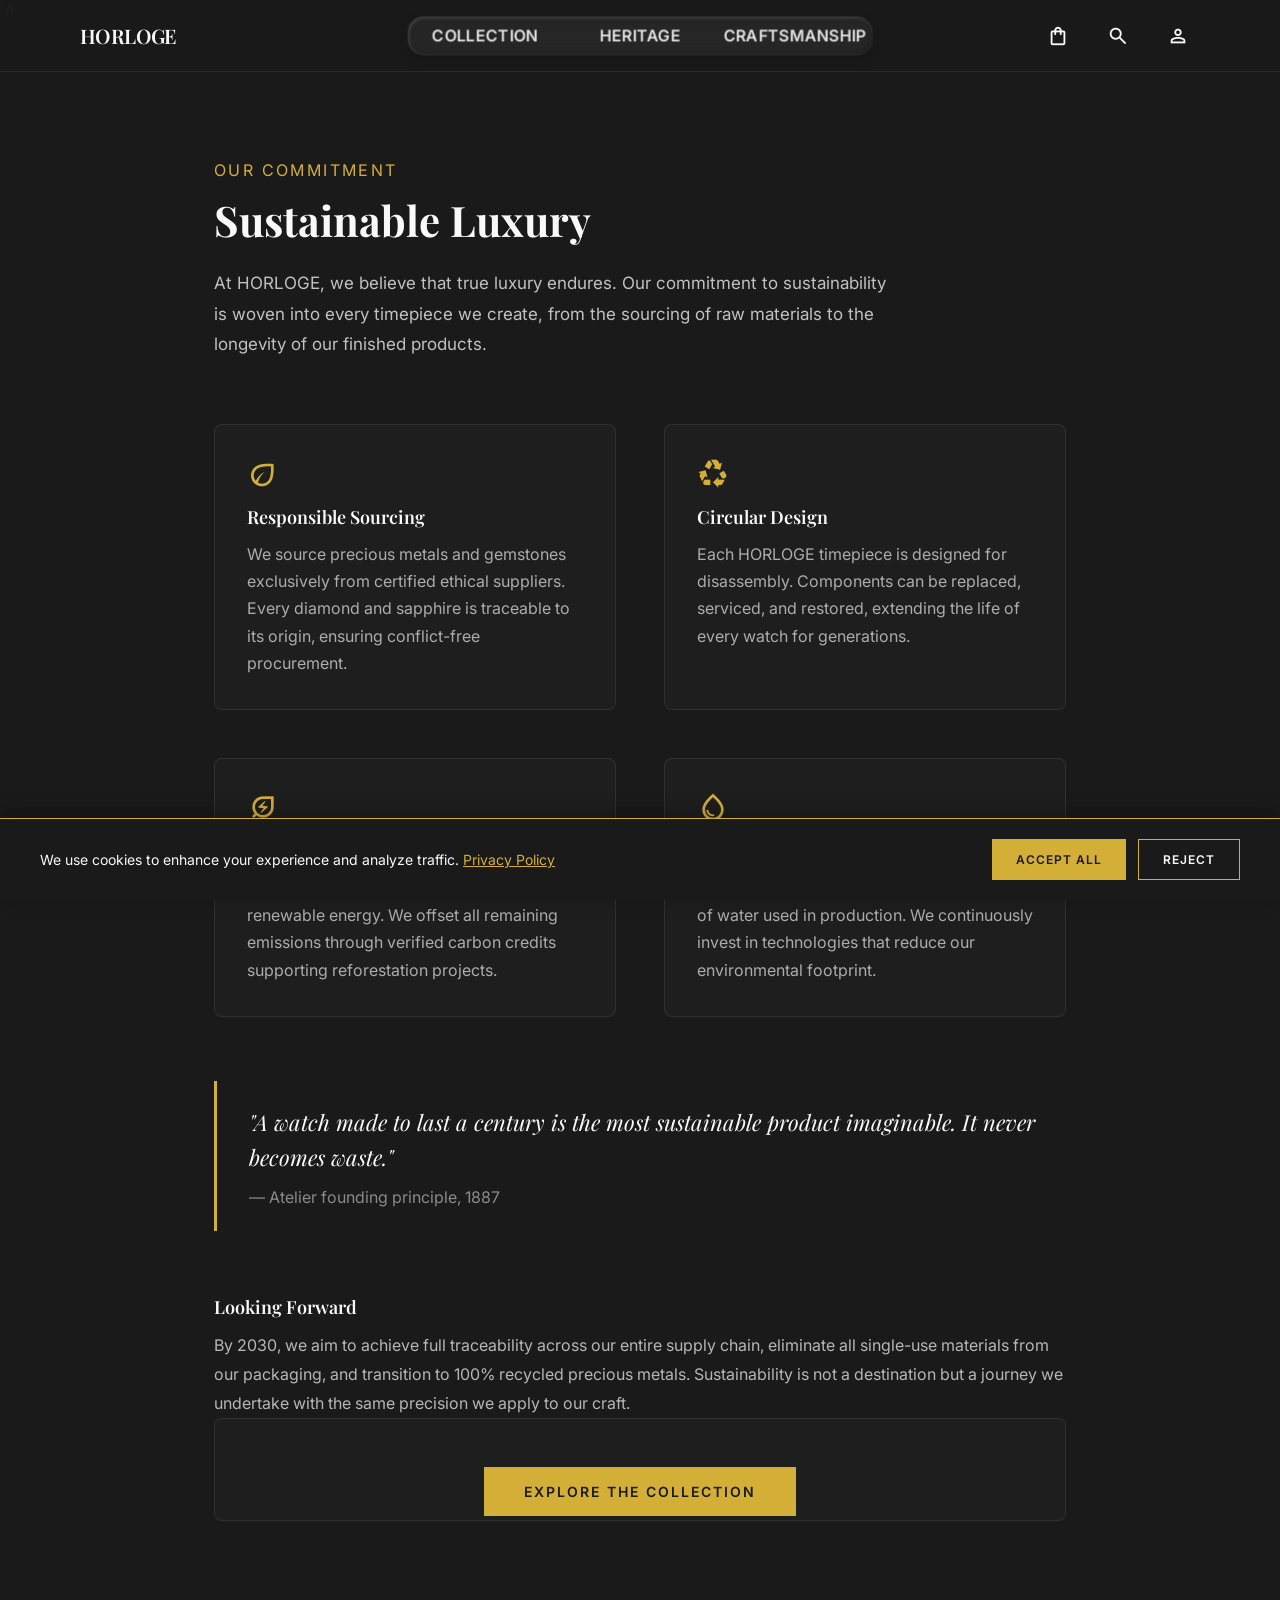
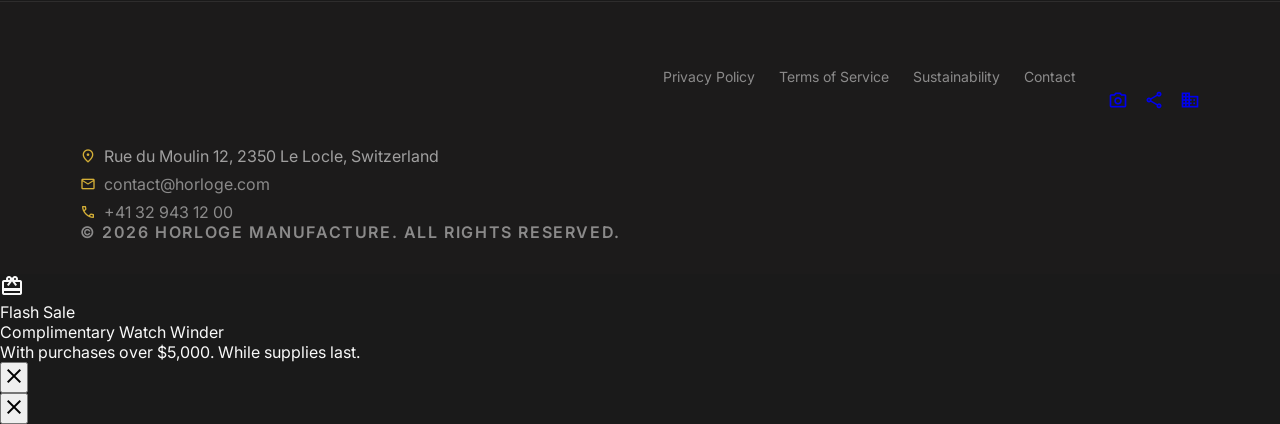
<file: sustainability.html>
<!DOCTYPE html>
<html lang="en">
<head>
    <meta charset="UTF-8">
    <meta name="viewport" content="width=device-width, initial-scale=1.0">
    <title>Sustainability - HORLOGE</title>
    <meta name="description" content="HORLOGE commitment to sustainable luxury. Discover our environmental initiatives and ethical sourcing practices.">
    <link rel="canonical" href="https://horloge.com/sustainability.html">
    <link rel="icon" type="image/svg+xml" href="favicon.svg">
    <meta property="og:type" content="website">
    <meta property="og:title" content="Sustainability - HORLOGE">
    <meta property="og:description" content="HORLOGE commitment to sustainable luxury. Discover our environmental initiatives and ethical sourcing practices.">
    <meta property="og:image" content="https://horloge.com/images/hero-watch.jpg">
    <meta property="og:url" content="https://horloge.com/sustainability.html">
    <meta name="twitter:card" content="summary_large_image">
    <meta name="twitter:title" content="Sustainability - HORLOGE">
    <meta name="twitter:description" content="HORLOGE commitment to sustainable luxury. Discover our environmental initiatives and ethical sourcing practices.">
    <meta name="twitter:image" content="https://horloge.com/images/hero-watch.jpg">
    <link rel="preconnect" href="https://fonts.googleapis.com">
    <link rel="preconnect" href="https://fonts.gstatic.com" crossorigin>
    <link href="https://fonts.googleapis.com/css2?family=Playfair+Display:ital,wght@0,600;0,700;1,400&family=Inter:wght@400;600&display=swap" rel="stylesheet">
    <link href="https://fonts.googleapis.com/css2?family=Material+Symbols+Outlined:wght,FILL@100..700,0..1&display=swap" rel="stylesheet">
    <link rel="stylesheet" href="shared/styles.css">`n    <script src="analytics.js" defer></script>
    <style>
        *, *::before, *::after { margin: 0; padding: 0; box-sizing: border-box; }
        :root {
            --deep-charcoal: #1A1A1A; --rich-gold: #D4AF37; --ivory: #F9F9F9;
            --container-max: 1440px; --margin-desktop: 80px; --margin-mobile: 20px;
            --font-display: 'Playfair Display', Georgia, serif;
            --font-body: 'Inter', -apple-system, BlinkMacSystemFont, sans-serif;
        }
        body { font-family: var(--font-body); background: var(--deep-charcoal); color: var(--ivory); -webkit-font-smoothing: antialiased; }
        .sustain { max-width: 900px; margin: 0 auto; padding: 140px 24px 80px; }
        .sustain__label { font-size: 16px; letter-spacing: 0.15em; text-transform: uppercase; color: var(--rich-gold); margin-bottom: 16px; }
        .sustain__title { font-family: var(--font-display); font-size: 42px; font-weight: 700; margin-bottom: 24px; line-height: 1.15; }
        .sustain__intro { font-size: 17px; line-height: 1.8; color: rgba(249,249,249,0.75); margin-bottom: 64px; max-width: 680px; }
        .sustain__grid { display: grid; grid-template-columns: 1fr; gap: 48px; margin-bottom: 64px; }
        @media (min-width: 768px) { .sustain__grid { grid-template-columns: 1fr 1fr; } }
        .sustain__card { padding: 32px; border: 1px solid rgba(255,255,255,0.08); border-radius: 8px; background: rgba(255,255,255,0.02); }
        .sustain__card-icon { font-size: 32px; color: var(--rich-gold); margin-bottom: 16px; }
        .sustain__card h2 { font-family: var(--font-display); font-size: 18px; font-weight: 600; margin-bottom: 12px; }
        .sustain__card p { font-size: 16px; line-height: 1.7; color: rgba(249,249,249,0.65); }
        .sustain__quote { border-left: 3px solid var(--rich-gold); padding: 24px 0 24px 32px; margin: 64px 0; }
        .sustain__quote p { font-family: var(--font-display); font-size: 22px; font-style: italic; line-height: 1.6; color: var(--ivory); }
        .sustain__quote cite { display: block; margin-top: 12px; font-family: var(--font-body); font-size: 16px; font-style: normal; color: rgba(249,249,249,0.5); }
    </style>
</head>
<body>
    <a href="#main" class="skip-link">Skip to content</a>
    <header>
    <nav class="nav" role="navigation" aria-label="Main navigation">
        <button class="nav__menu-btn" aria-label="Toggle menu">
            <span class="menu-icon">
                <svg viewBox="0 0 80 80" width="28" height="28">
                    <rect width="80" height="15" fill="#f0f0f0" rx="10" />
                    <rect y="30" width="80" height="15" fill="#f0f0f0" rx="10" />
                    <rect y="60" width="80" height="15" fill="#f0f0f0" rx="10" />
                </svg>
            </span>
            <span class="menu-text">MENU</span>
        </button>
        <a href="index.html" class="nav__logo" aria-label="HORLOGE home">HORLOGE</a>
        <div class="glass-radio-group">
            <input type="radio" name="nav-material" id="nav-collection">
            <label for="nav-collection">Collection</label>
            <input type="radio" name="nav-material" id="nav-heritage">
            <label for="nav-heritage">Heritage</label>
            <input type="radio" name="nav-material" id="nav-craftsmanship">
            <label for="nav-craftsmanship">Craftsmanship</label>
            <div class="glass-glider"></div>
        </div>
        <div class="nav__actions">            <button class="nav__icon-btn" aria-label="Shopping bag" aria-live="polite">                <span class="material-symbols-outlined">shopping_bag</span>            </button>            <button class="nav__icon-btn" aria-label="Search">                <span class="material-symbols-outlined">search</span>            </button>            <button class="nav__icon-btn" aria-label="Account">                <span class="material-symbols-outlined">person</span>            </button>        </div>
    </nav>
</header>

    <div class="mobile-menu" role="dialog" aria-modal="true" aria-labelledby="mobileMenuTitle" id="mobileMenu" role="dialog" aria-label="Mobile navigation">
        <div class="mobile-menu__header">
            <span id="mobileMenuTitle" class="mobile-menu__logo">HORLOGE</span>
            <button class="mobile-menu__close" id="mobileMenuClose" aria-label="Close menu"><span class="material-symbols-outlined">close</span></button>
        </div>
        <nav class="mobile-menu__nav">
            <div class="glass-radio-group--mobile">
                <input type="radio" name="nav-material-mobile" id="nav-collection-mobile">
                <label for="nav-collection-mobile">Collection</label>
                <input type="radio" name="nav-material-mobile" id="nav-heritage-mobile">
                <label for="nav-heritage-mobile">Heritage</label>
                <input type="radio" name="nav-material-mobile" id="nav-craftsmanship-mobile">
                <label for="nav-craftsmanship-mobile">Craftsmanship</label>
                <div class="glass-glider"></div>
            </div>
        </nav>
        <div class="mobile-menu__actions">
            <button class="mobile-menu__icon-btn" aria-label="Search"><span class="material-symbols-outlined">search</span></button>
            <button class="mobile-menu__icon-btn" aria-label="Shopping bag"><span class="material-symbols-outlined">shopping_bag</span></button>
            <button class="mobile-menu__icon-btn" aria-label="Account"><span class="material-symbols-outlined">person</span></button>
        </div>
    </div>

    <main class="main" id="main">
        <section class="sustain">
            <p class="sustain__label">Our Commitment</p>
            <h1 class="sustain__title">Sustainable Luxury</h1>
            <p class="sustain__intro">At HORLOGE, we believe that true luxury endures. Our commitment to sustainability is woven into every timepiece we create, from the sourcing of raw materials to the longevity of our finished products.</p>

            <div class="sustain__grid">
                <div class="sustain__card">
                    <span class="material-symbols-outlined sustain__card-icon">eco</span>
                    <h2>Responsible Sourcing</h2>
                    <p>We source precious metals and gemstones exclusively from certified ethical suppliers. Every diamond and sapphire is traceable to its origin, ensuring conflict-free procurement.</p>
                </div>
                <div class="sustain__card">
                    <span class="material-symbols-outlined sustain__card-icon">recycling</span>
                    <h2>Circular Design</h2>
                    <p>Each HORLOGE timepiece is designed for disassembly. Components can be replaced, serviced, and restored, extending the life of every watch for generations.</p>
                </div>
                <div class="sustain__card">
                    <span class="material-symbols-outlined sustain__card-icon">energy_savings_leaf</span>
                    <h2>Carbon Neutral Operations</h2>
                    <p>Our manufacture in Le Locle runs on 100% renewable energy. We offset all remaining emissions through verified carbon credits supporting reforestation projects.</p>
                </div>
                <div class="sustain__card">
                    <span class="material-symbols-outlined sustain__card-icon">water_drop</span>
                    <h2>Water Conservation</h2>
                    <p>Our closed-loop water system recycles 98% of water used in production. We continuously invest in technologies that reduce our environmental footprint.</p>
                </div>
            </div>

            <div class="sustain__quote">
                <p>"A watch made to last a century is the most sustainable product imaginable. It never becomes waste."</p>
                <cite>— Atelier founding principle, 1887</cite>
            </div>

            <div class="sustain__card" style="border: none; background: none; padding: 0; margin-top: 48px;">
                <h2>Looking Forward</h2>
                <p style="font-size: 16px; line-height: 1.8; color: rgba(249,249,249,0.7);">By 2030, we aim to achieve full traceability across our entire supply chain, eliminate all single-use materials from our packaging, and transition to 100% recycled precious metals. Sustainability is not a destination but a journey we undertake with the same precision we apply to our craft.</p>
            </div>

            <div class="sustain__card" style="text-align: center; padding: 48px 0 0;">
                <a href="collection.html" class="btn btn--primary" onclick="horlogeTrack('cta_click', {cta: 'explore_collection'})">Explore the Collection</a>
            </div>
        </section>
    </main>

    <footer class="footer" role="contentinfo">
        <div class="footer__inner">
            <div class="footer__links-group">
                <ul class="footer__links">
                    <li><a href="privacy.html" class="footer__link">Privacy Policy</a></li>
                    <li><a href="terms.html" class="footer__link">Terms of Service</a></li>
                    <li><a href="sustainability.html" class="footer__link">Sustainability</a></li>
                    <li><a href="contact.html" class="footer__link">Contact</a></li>
                </ul>
            </div>

            <div class="footer__social" style="margin-top: 24px; display: flex; gap: 16px;">
                <a href="https://instagram.com/horloge" class="footer__social-link" aria-label="Instagram" target="_blank" rel="noopener"><span class="material-symbols-outlined" style="font-size: 20px;">camera_alt</span></a>
                <a href="https://twitter.com/horloge" class="footer__social-link" aria-label="Twitter" target="_blank" rel="noopener"><span class="material-symbols-outlined" style="font-size: 20px;">share</span></a>
                <a href="https://linkedin.com/company/horloge" class="footer__social-link" aria-label="LinkedIn" target="_blank" rel="noopener"><span class="material-symbols-outlined" style="font-size: 20px;">business</span></a>
            </div>

            <div class="footer__brand">
                <div class="footer__contact">
                    <div class="footer__contact-item">
                        <span class="material-symbols-outlined">location_on</span>
                        <span>Rue du Moulin 12, 2350 Le Locle, Switzerland</span>
                    </div>
                    <div class="footer__contact-item">
                        <span class="material-symbols-outlined">mail</span>
                        <a href="mailto:contact@horloge.com">contact@horloge.com</a>
                    </div>
                    <div class="footer__contact-item">
                        <span class="material-symbols-outlined">call</span>
                        <a href="tel:+41329431200">+41 32 943 12 00</a>
                    </div>
                </div>
                <p class="footer__copyright-text">&copy; 2026 HORLOGE MANUFACTURE. ALL RIGHTS RESERVED.</p>
            </div>
        </div>
    </footer>

    <div class="search-overlay" role="dialog" aria-modal="true" aria-labelledby="searchTitle" id="searchOverlay" role="dialog" aria-label="Search">
        <div class="search-overlay__header">
            <span id="mobileMenuTitle" class="mobile-menu__logo">HORLOGE</span>
            <button class="search-overlay__close" id="searchOverlayClose" aria-label="Close search"><span class="material-symbols-outlined">close</span></button>
        </div>
        <div class="search-overlay__body">
            <div class="search-overlay__input-wrapper">
                <input type="text" class="search-overlay__input" id="searchInput" placeholder="Search watches..." autocomplete="off">
                <p class="search-overlay__hint">Type to search or press Enter</p>
            </div>
            <div class="search-overlay__results" id="searchResults"></div>
        </div>
    </div>

    <div class="cart-overlay" role="dialog" aria-modal="true" aria-labelledby="cartTitle" id="cartOverlay">
        <div class="cart-overlay__backdrop"></div>
        <div class="cart-overlay__panel">
            <div class="cart-overlay__header">
                <span class="cart-overlay__title">Shopping Bag</span>
                <button class="cart-overlay__close" id="cartOverlayClose" aria-label="Close cart"><span class="material-symbols-outlined">close</span></button>
            </div>
            <div class="cart-overlay__body">
                <div class="cart-overlay__empty">
                    <span class="material-symbols-outlined cart-overlay__empty-icon">shopping_bag</span>
                    <p class="cart-overlay__empty-text">Your bag is empty</p>
                </div>
            </div>
            <div class="cart-overlay__footer"><a href="checkouts.html" class="cart-overlay__checkout">Proceed to Checkout</a></div>
        </div>
    </div>

    <div class="account-overlay" role="dialog" aria-modal="true" aria-labelledby="accountTitle" id="accountOverlay" role="dialog" aria-label="Account">
        <div class="account-overlay__header">
            <span id="mobileMenuTitle" class="mobile-menu__logo">HORLOGE</span>
            <button class="account-overlay__close" id="accountOverlayClose" aria-label="Close account"><span class="material-symbols-outlined">close</span></button>
        </div>
        <div class="account-overlay__body">
            <span class="material-symbols-outlined account-overlay__icon">person</span>
            <p class="account-overlay__title" style="font-family: var(--font-display); font-size: 28px; font-weight: 500; color: var(--ivory);">Welcome</p>
            <p class="account-overlay__text">Sign in to access your account, order history, and wishlist.</p>
            <div class="account-overlay__actions">
                <a href="signin.html" class="account-overlay__btn account-overlay__btn--primary">Sign In</a>
                <a href="signup.html" class="account-overlay__btn account-overlay__btn--secondary">Create Account</a>
            </div>
        </div>
    </div>

    <script src="shared/overlays.js"></script>
    <script src="animations.js"></script>
</body>
</html>
</file>
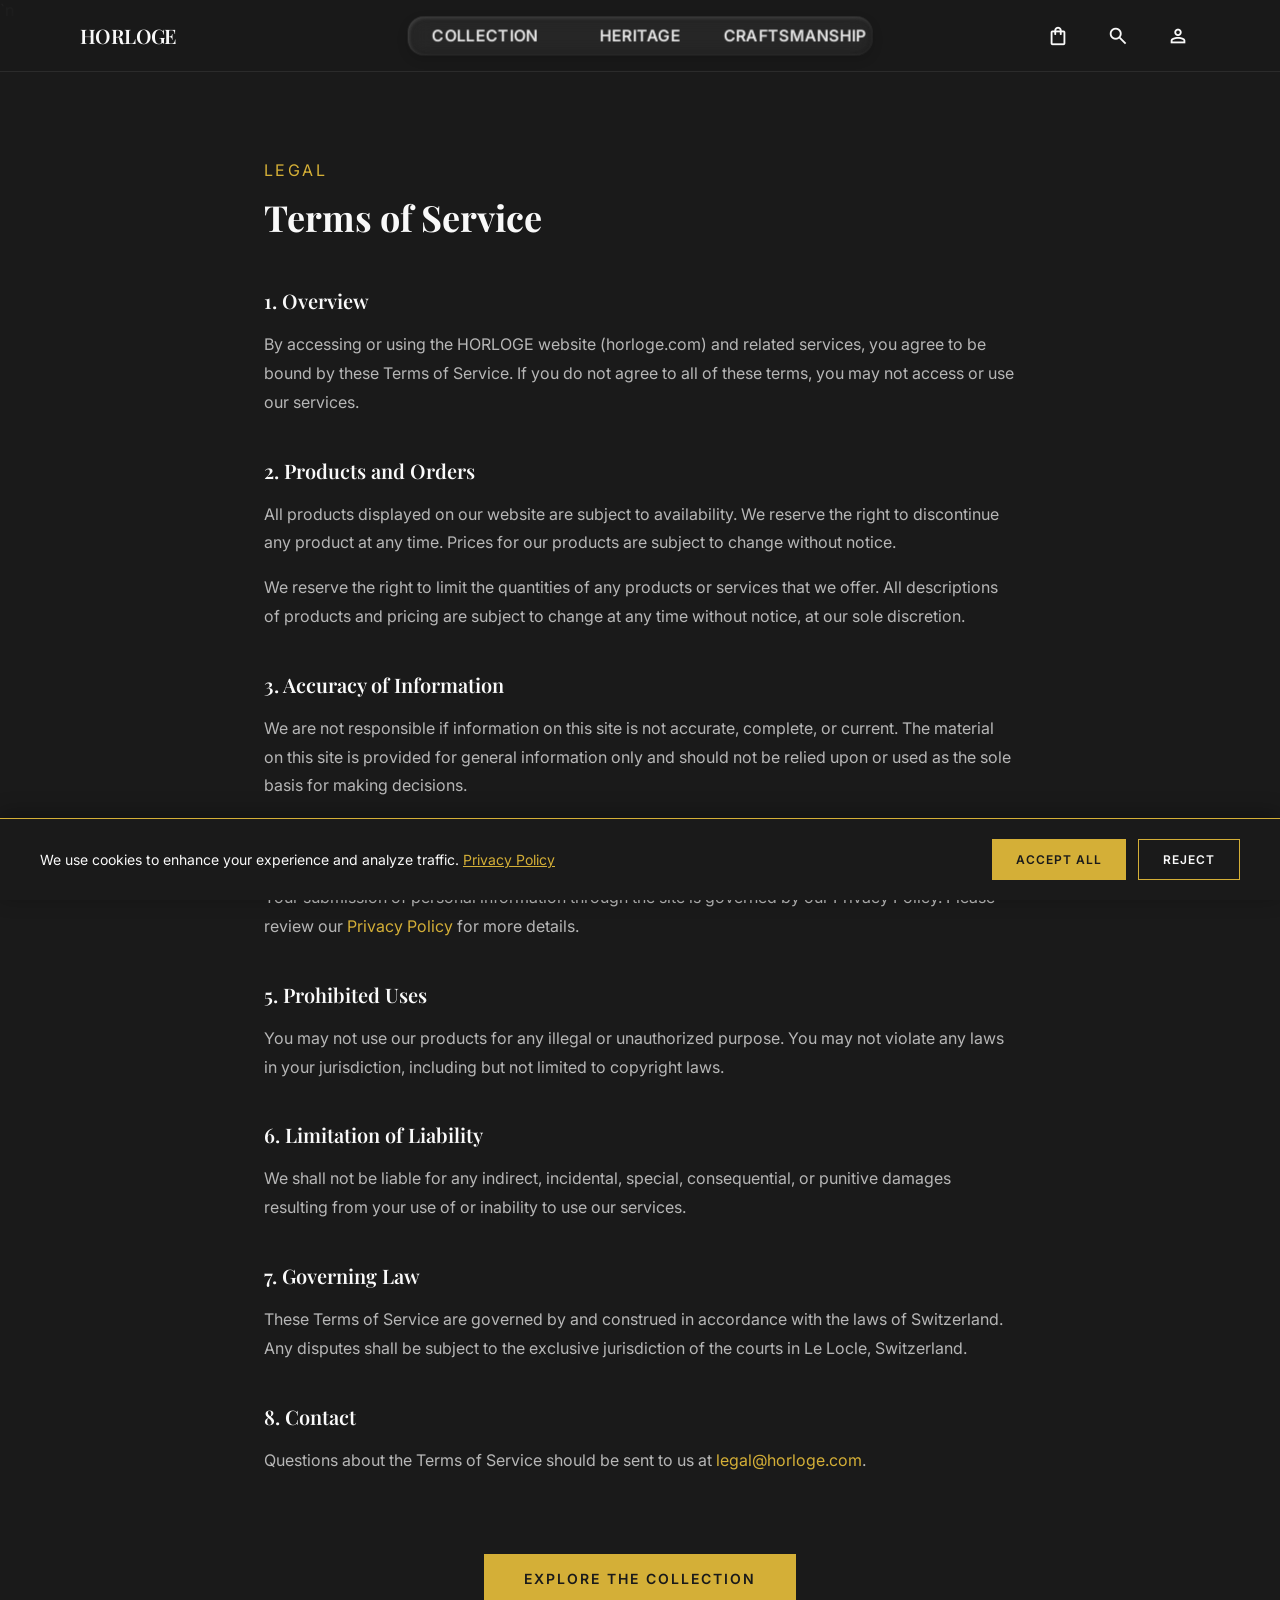
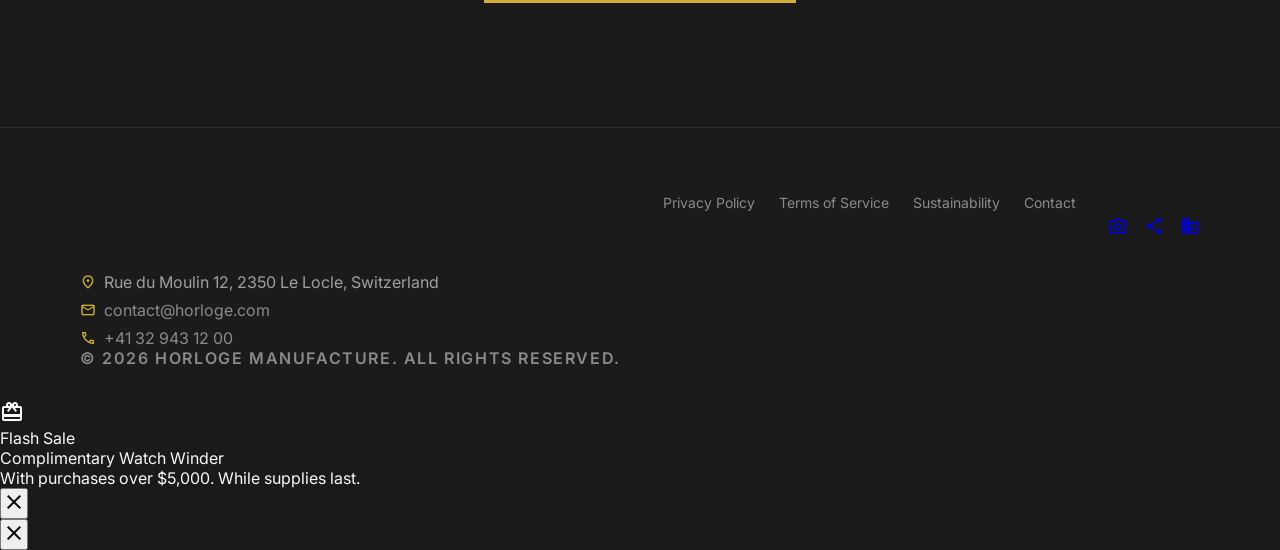
<file: terms.html>
<!DOCTYPE html>
<html lang="en">
<head>
    <meta charset="UTF-8">
    <meta name="viewport" content="width=device-width, initial-scale=1.0">
    <title>Terms of Service - HORLOGE</title>
    <meta name="description" content="HORLOGE terms of service. Read the terms and conditions governing your use of our website and services.">
    <link rel="canonical" href="https://horloge.com/terms.html">
    <link rel="icon" type="image/svg+xml" href="favicon.svg">
    <meta property="og:type" content="website">
    <meta property="og:title" content="Terms of Service - HORLOGE">
    <meta property="og:description" content="HORLOGE terms of service. Read the terms and conditions governing your use of our website and services.">
    <meta property="og:image" content="https://horloge.com/images/hero-watch.jpg">
    <meta property="og:url" content="https://horloge.com/terms.html">
    <meta name="twitter:card" content="summary_large_image">
    <meta name="twitter:title" content="Terms of Service - HORLOGE">
    <meta name="twitter:description" content="HORLOGE terms of service. Read the terms and conditions governing your use of our website and services.">
    <meta name="twitter:image" content="https://horloge.com/images/hero-watch.jpg">
    <link rel="preconnect" href="https://fonts.googleapis.com">
    <link rel="preconnect" href="https://fonts.gstatic.com" crossorigin>
    <link href="https://fonts.googleapis.com/css2?family=Playfair+Display:wght@600;700&family=Inter:wght@400;600&display=swap" rel="stylesheet">
    <link href="https://fonts.googleapis.com/css2?family=Material+Symbols+Outlined:wght,FILL@100..700,0..1&display=swap" rel="stylesheet">
    <link rel="stylesheet" href="shared/styles.css">`n    <script src="analytics.js" defer></script>
    <style>
        *, *::before, *::after { margin: 0; padding: 0; box-sizing: border-box; }
        :root {
            --deep-charcoal: #1A1A1A; --rich-gold: #D4AF37; --ivory: #F9F9F9;
            --font-display: 'Playfair Display', Georgia, serif;
            --font-body: 'Inter', -apple-system, BlinkMacSystemFont, sans-serif;
        }
        body { font-family: var(--font-body); background: var(--deep-charcoal); color: var(--ivory); -webkit-font-smoothing: antialiased; }
        .legal { max-width: 800px; margin: 0 auto; padding: 140px 24px 80px; }
        .legal__label { font-size: 16px; letter-spacing: 0.15em; text-transform: uppercase; color: var(--rich-gold); margin-bottom: 16px; }
        .legal__title { font-family: var(--font-display); font-size: 36px; font-weight: 700; margin-bottom: 48px; line-height: 1.2; }
        .legal__section { margin-bottom: 40px; }
        .legal__section h2 { font-family: var(--font-display); font-size: 20px; font-weight: 600; margin-bottom: 16px; color: var(--ivory); }
        .legal__section p { font-size: 16px; line-height: 1.8; color: rgba(249,249,249,0.7); margin-bottom: 16px; }
        .legal__section ul { list-style: disc; padding-left: 24px; margin-bottom: 16px; }
        .legal__section li { font-size: 16px; line-height: 1.8; color: rgba(249,249,249,0.7); margin-bottom: 8px; }
    </style>
</head>
<body>
    <a href="#main" class="skip-link">Skip to content</a>
    <header>
    <nav class="nav" role="navigation" aria-label="Main navigation">
        <button class="nav__menu-btn" aria-label="Toggle menu">
            <span class="menu-icon">
                <svg viewBox="0 0 80 80" width="28" height="28">
                    <rect width="80" height="15" fill="#f0f0f0" rx="10" />
                    <rect y="30" width="80" height="15" fill="#f0f0f0" rx="10" />
                    <rect y="60" width="80" height="15" fill="#f0f0f0" rx="10" />
                </svg>
            </span>
            <span class="menu-text">MENU</span>
        </button>
        <a href="index.html" class="nav__logo" aria-label="HORLOGE home">HORLOGE</a>
        <div class="glass-radio-group">
            <input type="radio" name="nav-material" id="nav-collection">
            <label for="nav-collection">Collection</label>
            <input type="radio" name="nav-material" id="nav-heritage">
            <label for="nav-heritage">Heritage</label>
            <input type="radio" name="nav-material" id="nav-craftsmanship">
            <label for="nav-craftsmanship">Craftsmanship</label>
            <div class="glass-glider"></div>
        </div>
        <div class="nav__actions">            <button class="nav__icon-btn" aria-label="Shopping bag" aria-live="polite">                <span class="material-symbols-outlined">shopping_bag</span>            </button>            <button class="nav__icon-btn" aria-label="Search">                <span class="material-symbols-outlined">search</span>            </button>            <button class="nav__icon-btn" aria-label="Account">                <span class="material-symbols-outlined">person</span>            </button>        </div>
    </nav>
</header>

    <div class="mobile-menu" role="dialog" aria-modal="true" aria-labelledby="mobileMenuTitle" id="mobileMenu" role="dialog" aria-label="Mobile navigation">
        <div class="mobile-menu__header">
            <span id="mobileMenuTitle" class="mobile-menu__logo">HORLOGE</span>
            <button class="mobile-menu__close" id="mobileMenuClose" aria-label="Close menu"><span class="material-symbols-outlined">close</span></button>
        </div>
        <nav class="mobile-menu__nav">
            <div class="glass-radio-group--mobile">
                <input type="radio" name="nav-material-mobile" id="nav-collection-mobile">
                <label for="nav-collection-mobile">Collection</label>
                <input type="radio" name="nav-material-mobile" id="nav-heritage-mobile">
                <label for="nav-heritage-mobile">Heritage</label>
                <input type="radio" name="nav-material-mobile" id="nav-craftsmanship-mobile">
                <label for="nav-craftsmanship-mobile">Craftsmanship</label>
                <div class="glass-glider"></div>
            </div>
        </nav>
        <div class="mobile-menu__actions">
            <button class="mobile-menu__icon-btn" aria-label="Search"><span class="material-symbols-outlined">search</span></button>
            <button class="mobile-menu__icon-btn" aria-label="Shopping bag"><span class="material-symbols-outlined">shopping_bag</span></button>
            <button class="mobile-menu__icon-btn" aria-label="Account"><span class="material-symbols-outlined">person</span></button>
        </div>
    </div>

    <main class="main" id="main">
        <section class="legal">
            <p class="legal__label">Legal</p>
            <h1 class="legal__title">Terms of Service</h1>

            <div class="legal__section">
                <h2>1. Overview</h2>
                <p>By accessing or using the HORLOGE website (horloge.com) and related services, you agree to be bound by these Terms of Service. If you do not agree to all of these terms, you may not access or use our services.</p>
            </div>

            <div class="legal__section">
                <h2>2. Products and Orders</h2>
                <p>All products displayed on our website are subject to availability. We reserve the right to discontinue any product at any time. Prices for our products are subject to change without notice.</p>
                <p>We reserve the right to limit the quantities of any products or services that we offer. All descriptions of products and pricing are subject to change at any time without notice, at our sole discretion.</p>
            </div>

            <div class="legal__section">
                <h2>3. Accuracy of Information</h2>
                <p>We are not responsible if information on this site is not accurate, complete, or current. The material on this site is provided for general information only and should not be relied upon or used as the sole basis for making decisions.</p>
            </div>

            <div class="legal__section">
                <h2>4. Personal Information</h2>
                <p>Your submission of personal information through the site is governed by our Privacy Policy. Please review our <a href="privacy.html" style="color: var(--rich-gold);">Privacy Policy</a> for more details.</p>
            </div>

            <div class="legal__section">
                <h2>5. Prohibited Uses</h2>
                <p>You may not use our products for any illegal or unauthorized purpose. You may not violate any laws in your jurisdiction, including but not limited to copyright laws.</p>
            </div>

            <div class="legal__section">
                <h2>6. Limitation of Liability</h2>
                <p>We shall not be liable for any indirect, incidental, special, consequential, or punitive damages resulting from your use of or inability to use our services.</p>
            </div>

            <div class="legal__section">
                <h2>7. Governing Law</h2>
                <p>These Terms of Service are governed by and construed in accordance with the laws of Switzerland. Any disputes shall be subject to the exclusive jurisdiction of the courts in Le Locle, Switzerland.</p>
            </div>

            <div class="legal__section">
                <h2>8. Contact</h2>
                <p>Questions about the Terms of Service should be sent to us at <a href="mailto:legal@horloge.com" style="color: var(--rich-gold);">legal@horloge.com</a>.</p>
            </div>

            <div class="legal__section" style="text-align: center; padding-top: 40px;">
                <a href="collection.html" class="btn btn--primary" onclick="horlogeTrack('cta_click', {cta: 'explore_collection'})">Explore the Collection</a>
            </div>
        </section>
    </main>

    <footer class="footer" role="contentinfo">
        <div class="footer__inner">
            <div class="footer__links-group">
                <ul class="footer__links">
                    <li><a href="privacy.html" class="footer__link">Privacy Policy</a></li>
                    <li><a href="terms.html" class="footer__link">Terms of Service</a></li>
                    <li><a href="sustainability.html" class="footer__link">Sustainability</a></li>
                    <li><a href="contact.html" class="footer__link">Contact</a></li>
                </ul>
            </div>

            <div class="footer__social" style="margin-top: 24px; display: flex; gap: 16px;">
                <a href="https://instagram.com/horloge" class="footer__social-link" aria-label="Instagram" target="_blank" rel="noopener"><span class="material-symbols-outlined" style="font-size: 20px;">camera_alt</span></a>
                <a href="https://twitter.com/horloge" class="footer__social-link" aria-label="Twitter" target="_blank" rel="noopener"><span class="material-symbols-outlined" style="font-size: 20px;">share</span></a>
                <a href="https://linkedin.com/company/horloge" class="footer__social-link" aria-label="LinkedIn" target="_blank" rel="noopener"><span class="material-symbols-outlined" style="font-size: 20px;">business</span></a>
            </div>

            <div class="footer__brand">
                <div class="footer__contact">
                    <div class="footer__contact-item">
                        <span class="material-symbols-outlined">location_on</span>
                        <span>Rue du Moulin 12, 2350 Le Locle, Switzerland</span>
                    </div>
                    <div class="footer__contact-item">
                        <span class="material-symbols-outlined">mail</span>
                        <a href="mailto:contact@horloge.com">contact@horloge.com</a>
                    </div>
                    <div class="footer__contact-item">
                        <span class="material-symbols-outlined">call</span>
                        <a href="tel:+41329431200">+41 32 943 12 00</a>
                    </div>
                </div>
                <p class="footer__copyright-text">&copy; 2026 HORLOGE MANUFACTURE. ALL RIGHTS RESERVED.</p>
            </div>
        </div>
    </footer>

    <div class="search-overlay" role="dialog" aria-modal="true" aria-labelledby="searchTitle" id="searchOverlay" role="dialog" aria-label="Search">
        <div class="search-overlay__header">
            <span id="mobileMenuTitle" class="mobile-menu__logo">HORLOGE</span>
            <button class="search-overlay__close" id="searchOverlayClose" aria-label="Close search"><span class="material-symbols-outlined">close</span></button>
        </div>
        <div class="search-overlay__body">
            <div class="search-overlay__input-wrapper">
                <input type="text" class="search-overlay__input" id="searchInput" placeholder="Search watches..." autocomplete="off">
                <p class="search-overlay__hint">Type to search or press Enter</p>
            </div>
            <div class="search-overlay__results" id="searchResults"></div>
        </div>
    </div>

    <div class="cart-overlay" role="dialog" aria-modal="true" aria-labelledby="cartTitle" id="cartOverlay">
        <div class="cart-overlay__backdrop"></div>
        <div class="cart-overlay__panel">
            <div class="cart-overlay__header">
                <span class="cart-overlay__title">Shopping Bag</span>
                <button class="cart-overlay__close" id="cartOverlayClose" aria-label="Close cart"><span class="material-symbols-outlined">close</span></button>
            </div>
            <div class="cart-overlay__body">
                <div class="cart-overlay__empty">
                    <span class="material-symbols-outlined cart-overlay__empty-icon">shopping_bag</span>
                    <p class="cart-overlay__empty-text">Your bag is empty</p>
                </div>
            </div>
            <div class="cart-overlay__footer"><a href="checkouts.html" class="cart-overlay__checkout">Proceed to Checkout</a></div>
        </div>
    </div>

    <div class="account-overlay" role="dialog" aria-modal="true" aria-labelledby="accountTitle" id="accountOverlay" role="dialog" aria-label="Account">
        <div class="account-overlay__header">
            <span id="mobileMenuTitle" class="mobile-menu__logo">HORLOGE</span>
            <button class="account-overlay__close" id="accountOverlayClose" aria-label="Close account"><span class="material-symbols-outlined">close</span></button>
        </div>
        <div class="account-overlay__body">
            <span class="material-symbols-outlined account-overlay__icon">person</span>
            <p class="account-overlay__title" style="font-family: var(--font-display); font-size: 28px; font-weight: 500; color: var(--ivory);">Welcome</p>
            <p class="account-overlay__text">Sign in to access your account, order history, and wishlist.</p>
            <div class="account-overlay__actions">
                <a href="signin.html" class="account-overlay__btn account-overlay__btn--primary">Sign In</a>
                <a href="signup.html" class="account-overlay__btn account-overlay__btn--secondary">Create Account</a>
            </div>
        </div>
    </div>

    <script src="shared/overlays.js"></script>
    <script src="animations.js"></script>
</body>
</html>
</file>
<file: shared/styles.css>
/* ============================================
   HORLOGE — Shared Component Styles
   ============================================ */

/* RESET */
*, *::before, *::after { margin: 0; padding: 0; box-sizing: border-box; }

/* ROOT VARIABLES */
:root {
    --deep-charcoal: #1A1A1A;
    --rich-gold: #D4AF37;
    --ivory: #F9F9F9;
    --polished-silver: #C0C0C0;
    --white: #FFFFFF;
    --primary-container: #1C1B1B;
    --on-surface-variant: #CCCCCC;
    --surface-variant: #333333;
    --container-max: 1440px;
    --margin-desktop: 80px;
    --margin-mobile: 20px;
    --gutter: 24px;
    --section-gap: 120px;
    --font-display: 'Playfair Display', Georgia, serif;
    --font-body: 'Inter', -apple-system, BlinkMacSystemFont, sans-serif;
}

/* GLOBAL */
html { scroll-behavior: smooth; }
body { font-family: var(--font-body); background-color: var(--deep-charcoal); color: var(--ivory); -webkit-font-smoothing: antialiased; min-height: 100vh; }
::selection { background-color: var(--rich-gold); color: var(--deep-charcoal); }
.material-symbols-outlined { font-variation-settings: 'FILL' 0, 'wght' 400, 'GRAD' 0, 'opsz' 24; }
img { display: block; max-width: 100%; height: auto; }
a { text-decoration: none; }

/* ============================================
   NAVIGATION
   ============================================ */
.nav {
    position: fixed; top: 0; left: 0; right: 0; z-index: 100;
    height: 72px; display: flex; align-items: center; justify-content: space-between;
    padding: 0 16px; background-color: rgba(26, 26, 26, 0.95);
    backdrop-filter: blur(12px); border-bottom: 1px solid rgba(255, 255, 255, 0.08);
    transition: height 0.35s cubic-bezier(0.16, 1, 0.3, 1), background-color 0.35s ease;
}
@media (min-width: 768px) { .nav { padding: 0 var(--margin-desktop); } }

.nav__logo {
    font-family: var(--font-display); font-size: 20px; font-weight: 600;
    letter-spacing: -0.03em; text-decoration: none; color: var(--rich-gold);
    flex: 0 0 auto; text-align: left; z-index: 103;
    transition: font-size 0.3s cubic-bezier(0.16, 1, 0.3, 1);
}
@media (min-width: 768px) { .nav__logo { color: var(--ivory); } }
.nav__actions {
    display: flex; align-items: center; gap: 4px; flex-shrink: 0;
    position: relative; z-index: 101;
}
@media (min-width: 768px) { .nav__actions { gap: 16px; margin-left: auto; } }
@media (max-width: 767px) { .nav__actions { margin-left: auto; } }
@media (max-width: 767px) { .nav__actions > .nav__icon-btn:first-child { margin-left: 160px; } }

.nav__icon-btn {
    background: none; border: none; cursor: pointer; padding: 10px;
    color: var(--ivory); transition: color 0.3s ease, transform 0.18s cubic-bezier(0.34, 1.56, 0.64, 1);
    display: flex; align-items: center; justify-content: center; position: relative;
    min-width: 44px; min-height: 44px;
    -webkit-tap-highlight-color: transparent;
}
.nav__icon-btn:hover { color: var(--rich-gold); }
.nav__icon-btn:active { transform: scale(0.93); }
.nav__icon-btn .material-symbols-outlined { font-size: 22px; }

/* Menu Button */
.nav__menu-btn {
    display: none; position: relative; width: 44px; height: 44px;
    border-radius: 5px; border: none; background: transparent;
    cursor: pointer; padding: 0; flex-shrink: 0; overflow: hidden;
    transition: background 0.3s ease, transform 0.18s cubic-bezier(0.34, 1.56, 0.64, 1);
}
.nav__menu-btn:hover { background: rgba(255, 255, 255, 0.06); }
.nav__menu-btn:active { transform: scale(0.92); }
.nav__menu-btn:focus { outline: none; box-shadow: 0 0 0 2px var(--rich-gold); }
@media (max-width: 767px) { .nav__menu-btn { display: flex; align-items: center; justify-content: center; } }
@media (min-width: 768px) { .nav__menu-btn { display: none !important; } }

.nav__menu-btn .menu-icon { display: flex; align-items: center; justify-content: center; transition: all 0.5s cubic-bezier(0.16, 1, 0.3, 1); }
.nav__menu-btn .menu-icon svg { width: 28px; height: 28px; }
.nav__menu-btn .menu-text {
    position: absolute; font-family: var(--font-body); font-size: 12px;
    font-weight: 700; letter-spacing: 0.1em; text-transform: uppercase;
    color: var(--ivory); opacity: 0; transform: translateX(8px);
    transition: opacity 0.4s ease, transform 0.4s ease; white-space: nowrap; pointer-events: none;
}
.nav__menu-btn:hover .menu-icon { transform: translateX(-2px); }
.nav__menu-btn:hover .menu-text { opacity: 1; transform: translateX(0); }

/* Hamburger Morph */
.nav__menu-btn.is-open .menu-icon svg rect { transition: all 0.45s cubic-bezier(0.16, 1, 0.3, 1); }
.nav__menu-btn.is-open .menu-icon svg rect:nth-child(1) { transform: translateY(10.5px) rotate(45deg); transform-origin: center; }
.nav__menu-btn.is-open .menu-icon svg rect:nth-child(2) { opacity: 0; transform: scaleX(0); }
.nav__menu-btn.is-open .menu-icon svg rect:nth-child(3) { transform: translateY(-10.5px) rotate(-45deg); transform-origin: center; }

/* ============================================
   GLASS RADIO NAVIGATION
   ============================================ */
.glass-radio-group {
    --bg: rgba(255, 255, 255, 0.06); --text: #e5e5e5;
    display: none; position: absolute; left: 50%; top: 50%;
    transform: translate(-50%, -50%); background: var(--bg);
    border-radius: 1rem; backdrop-filter: blur(12px);
    box-shadow: inset 1px 1px 4px rgba(255,255,255,0.2), inset -1px -1px 6px rgba(0,0,0,0.3), 0 4px 12px rgba(0,0,0,0.15);
    overflow: hidden; width: fit-content; flex: 0 0 0; z-index: 101;
}
@media (min-width: 768px) { .glass-radio-group { display: flex; } }
@media (max-width: 767px) { .glass-radio-group { display: none; } }
.glass-radio-group input[type="radio"] { position: absolute; opacity: 0; width: 1px; height: 1px; padding: 0; margin: -1px; overflow: hidden; clip: rect(0,0,0,0); white-space: nowrap; border: 0; }
.glass-radio-group label {
    flex: 1; display: flex; align-items: center; justify-content: center;
    min-width: 100px; font-family: var(--font-body); font-size: 16px;
    font-weight: 600; letter-spacing: 0.3px; text-transform: uppercase;
    padding: 0.6rem 1.4rem; cursor: pointer; color: var(--text);
    position: relative; z-index: 2; transition: color 0.3s ease-in-out; text-decoration: none;
}
.glass-radio-group label:hover { color: #fff; }
.glass-radio-group input[type="radio"]:checked + label { color: #fff; }
.glass-radio-group input[type="radio"]:focus-visible + label {
    outline: 2px solid var(--rich-gold); outline-offset: -2px;
}
.glass-glider {
    position: absolute; top: 0; bottom: 0; width: calc(100% / 3);
    border-radius: 1rem; z-index: 1;
    transition: transform 0.5s cubic-bezier(0.37, 1.95, 0.66, 0.56), background 0.4s ease-in-out, box-shadow 0.4s ease-in-out;
}
#nav-collection:checked ~ .glass-glider { transform: translateX(0%); background: linear-gradient(135deg, #c0c0c055, #e0e0e0); box-shadow: 0 0 18px rgba(192,192,192,0.5); }
#nav-heritage:checked ~ .glass-glider { transform: translateX(100%); background: linear-gradient(135deg, #ffd70055, #ffcc00); box-shadow: 0 0 18px rgba(255,215,0,0.5); }
#nav-craftsmanship:checked ~ .glass-glider { transform: translateX(200%); background: linear-gradient(135deg, #d0e7ff55, #a0d8ff); box-shadow: 0 0 18px rgba(160,216,255,0.5); }

/* ============================================
   MOBILE MENU
   ============================================ */
.mobile-menu {
    position: fixed; inset: 0; z-index: 200; background-color: var(--deep-charcoal);
    display: flex; flex-direction: column; opacity: 0; visibility: hidden;
    transition: opacity 0.4s cubic-bezier(0.16, 1, 0.3, 1), visibility 0.4s cubic-bezier(0.16, 1, 0.3, 1);
}
.mobile-menu.is-open { opacity: 1; visibility: visible; }
.mobile-menu__header {
    display: flex; align-items: center; justify-content: space-between;
    height: 80px; padding: 0 var(--margin-mobile);
    border-bottom: 1px solid rgba(255,255,255,0.1);
    opacity: 0; transform: translateY(-16px);
    transition: opacity 0.45s cubic-bezier(0.16, 1, 0.3, 1) 0.08s, transform 0.45s cubic-bezier(0.16, 1, 0.3, 1) 0.08s;
}
.mobile-menu.is-open .mobile-menu__header { opacity: 1; transform: translateY(0); }
.mobile-menu__logo { font-family: var(--font-display); font-size: 20px; font-weight: 600; letter-spacing: -0.03em; color: var(--ivory); }
.mobile-menu__close { background: none; border: none; cursor: pointer; padding: 8px; color: var(--ivory); }
.mobile-menu__close .material-symbols-outlined { font-size: 24px; }
.mobile-menu__nav { flex: 1; display: flex; flex-direction: column; padding: 32px var(--margin-mobile); }

/* Mobile Glass Radio */
.glass-radio-group--mobile {
    display: none; flex-direction: column; position: relative; background: rgba(255,255,255,0.06);
    border-radius: 1rem; backdrop-filter: blur(12px);
    box-shadow: inset 1px 1px 4px rgba(255,255,255,0.2), inset -1px -1px 6px rgba(0,0,0,0.3);
    overflow: hidden; width: 100%; max-width: 280px; margin: 0 auto;
}
@media (max-width: 767px) { .glass-radio-group--mobile { display: flex; } }
.glass-radio-group--mobile input[type="radio"] { position: absolute; opacity: 0; width: 0; height: 0; pointer-events: none; }
.glass-radio-group--mobile label {
    flex: 1; display: flex; align-items: center; justify-content: center;
    font-family: var(--font-body); font-size: 12px; font-weight: 600;
    letter-spacing: 0.3px; text-transform: uppercase; padding: 1rem 1.4rem;
    cursor: pointer; color: #e5e5e5; position: relative; z-index: 2;
    transition: color 0.3s ease-in-out; text-decoration: none;
    border-bottom: 1px solid rgba(255,255,255,0.05);
}
.glass-radio-group--mobile label:last-of-type { border-bottom: none; }
.glass-radio-group--mobile label:hover { color: #fff; }
.glass-radio-group--mobile input[type="radio"]:checked + label { color: #fff; }
.glass-radio-group--mobile .glass-glider {
    position: absolute; left: 0; right: 0; top: 0; height: calc(100% / 3); width: 100%;
    border-radius: 1rem; z-index: 1;
    transition: transform 0.5s cubic-bezier(0.37, 1.95, 0.66, 0.56), background 0.4s ease-in-out;
}
#nav-collection-mobile:checked ~ .glass-glider { transform: translateY(0%); background: linear-gradient(135deg, #c0c0c055, #e0e0e0); }
#nav-heritage-mobile:checked ~ .glass-glider { transform: translateY(100%); background: linear-gradient(135deg, #ffd70055, #ffcc00); }
#nav-craftsmanship-mobile:checked ~ .glass-glider { transform: translateY(200%); background: linear-gradient(135deg, #d0e7ff55, #a0d8ff); }

.mobile-menu__actions {
    display: flex; justify-content: center; gap: 24px; padding: 24px var(--margin-mobile);
    border-top: 1px solid rgba(255,255,255,0.1);
    opacity: 0; transform: translateY(16px);
    transition: opacity 0.4s cubic-bezier(0.16, 1, 0.3, 1) 0.3s, transform 0.4s cubic-bezier(0.16, 1, 0.3, 1) 0.3s;
}
.mobile-menu.is-open .mobile-menu__actions { opacity: 1; transform: translateY(0); }
.mobile-menu__icon-btn {
    background: none; border: none; cursor: pointer; padding: 8px; color: var(--ivory);
    transition: color 0.3s ease, transform 0.18s cubic-bezier(0.34, 1.56, 0.64, 1); position: relative;
    -webkit-tap-highlight-color: transparent;
}
.mobile-menu__icon-btn:hover { color: var(--rich-gold); }
.mobile-menu__icon-btn:active { transform: scale(0.93); }
.mobile-menu__icon-btn .material-symbols-outlined { font-size: 24px; }

/* ============================================
   SEARCH OVERLAY
   ============================================ */
.search-overlay {
    position: fixed; inset: 0; z-index: 300; background-color: rgba(26, 26, 26, 0.98);
    display: flex; flex-direction: column; opacity: 0; visibility: hidden;
    transition: opacity 0.4s cubic-bezier(0.16, 1, 0.3, 1), visibility 0.4s cubic-bezier(0.16, 1, 0.3, 1);
}
.search-overlay.is-open { opacity: 1; visibility: visible; }
.search-overlay__header {
    display: flex; align-items: center; justify-content: space-between;
    height: 80px; padding: 0 var(--margin-mobile);
    border-bottom: 1px solid rgba(255,255,255,0.1);
}
@media (min-width: 768px) { .search-overlay__header { padding: 0 var(--margin-desktop); } }
.search-overlay__close { background: none; border: none; cursor: pointer; padding: 10px; color: var(--ivory); min-width: 44px; min-height: 44px; display: flex; align-items: center; justify-content: center; }
.search-overlay__close .material-symbols-outlined { font-size: 28px; }
.search-overlay__body {
    flex: 1; display: flex; flex-direction: column; align-items: center; justify-content: center;
    padding: 0 var(--margin-mobile);
    opacity: 0; transform: translateY(16px);
    transition: opacity 0.45s cubic-bezier(0.16, 1, 0.3, 1) 0.1s, transform 0.45s cubic-bezier(0.16, 1, 0.3, 1) 0.1s;
}
.search-overlay.is-open .search-overlay__body { opacity: 1; transform: translateY(0); }
.search-overlay__input-wrapper { width: 100%; max-width: 600px; position: relative; }
.search-overlay__input {
    width: 100%; background: transparent; border: none;
    border-bottom: 2px solid rgba(255,255,255,0.2); padding: 16px 0;
    font-family: var(--font-display); font-size: 32px; font-weight: 600;
    color: var(--ivory); outline: none; transition: border-color 0.3s ease;
}
.search-overlay__input::placeholder { color: rgba(255,255,255,0.3); }
.search-overlay__input:focus { border-bottom-color: var(--rich-gold); }
.search-overlay__hint { margin-top: 16px; font-size: 16px; color: rgba(255,255,255,0.5); letter-spacing: 0.05em; }
.search-overlay__results { width: 100%; max-width: 600px; margin-top: 48px; }
.search-overlay__result-item {
    display: flex; align-items: center; gap: 16px; padding: 16px 0;
    border-bottom: 1px solid rgba(255,255,255,0.08); text-decoration: none;
    transition: opacity 0.3s ease;
}
.search-overlay__result-item:hover { opacity: 0.7; }
.search-overlay__result-img { width: 60px; height: 60px; object-fit: cover; background-color: var(--surface-variant); }
.search-overlay__result-info { flex: 1; }
.search-overlay__result-name { font-size: 15px; font-weight: 600; color: var(--ivory); margin-bottom: 4px; }
.search-overlay__result-price { font-size: 14px; color: var(--rich-gold); }

/* No results */
.search-overlay__no-results { text-align: center; padding: 48px 0; }
.search-overlay__no-results p { font-size: 16px; color: rgba(255,255,255,0.6); margin-bottom: 8px; }
.search-overlay__no-results-hint { font-size: 16px !important; color: rgba(255,255,255,0.5) !important; }
.search-overlay__no-results strong { color: var(--rich-gold); }

/* ============================================
   CART OVERLAY
   ============================================ */
.cart-overlay {
    position: fixed; inset: 0; z-index: 300; display: flex; justify-content: flex-end;
    opacity: 0; visibility: hidden;
    transition: opacity 0.4s cubic-bezier(0.16, 1, 0.3, 1), visibility 0.4s cubic-bezier(0.16, 1, 0.3, 1);
}
.cart-overlay.is-open { opacity: 1; visibility: visible; }
.cart-overlay__backdrop { position: absolute; inset: 0; background-color: rgba(0, 0, 0, 0.6); }
.cart-overlay__panel {
    position: relative; width: 100%; max-width: 420px;
    background-color: var(--deep-charcoal); border-left: 1px solid rgba(255,255,255,0.1);
    display: flex; flex-direction: column; transform: translateX(100%);
    transition: transform 0.45s cubic-bezier(0.16, 1, 0.3, 1);
}
.cart-overlay.is-open .cart-overlay__panel { transform: translateX(0); }
@media (max-width: 767px) {
    .cart-overlay__panel {
        position: fixed; bottom: 0; left: 0; right: 0;
        max-height: 85vh; border-radius: 16px 16px 0 0; border-left: none;
        transform: translateY(100%);
    }
    .cart-overlay.is-open .cart-overlay__panel { transform: translateY(0); }
}
.cart-overlay__header {
    display: flex; align-items: center; justify-content: space-between;
    height: 80px; padding: 0 24px; border-bottom: 1px solid rgba(255,255,255,0.1);
}
.cart-overlay__title { font-size: 16px; font-weight: 600; letter-spacing: 0.1em; text-transform: uppercase; color: var(--ivory); }
.cart-overlay__close { background: none; border: none; cursor: pointer; padding: 10px; color: var(--ivory); min-width: 44px; min-height: 44px; display: flex; align-items: center; justify-content: center; }
.cart-overlay__close .material-symbols-outlined { font-size: 24px; }
.cart-overlay__body { flex: 1; overflow-y: auto; padding: 24px; }
.cart-overlay__empty { display: flex; flex-direction: column; align-items: center; justify-content: center; height: 100%; text-align: center; }
.cart-overlay__empty-icon { font-size: 48px; color: rgba(255,255,255,0.2); margin-bottom: 16px; }
.cart-overlay__empty-text { font-size: 16px; color: rgba(255,255,255,0.5); }
.cart-overlay__footer { padding: 24px; border-top: 1px solid rgba(255,255,255,0.1); }
.cart-overlay__subtotal { display: flex; justify-content: space-between; margin-bottom: 24px; }
.cart-overlay__subtotal-label { font-size: 16px; color: rgba(255,255,255,0.6); }
.cart-overlay__subtotal-price { font-size: 16px; font-weight: 600; color: var(--ivory); }
.cart-overlay__checkout { font-size: 14px; font-weight: 600; letter-spacing: 0.1em; text-transform: uppercase;
    text-align: center; text-decoration: none; border: none; cursor: pointer;
    transition: background-color 0.3s ease;
}
.cart-overlay__checkout:hover { background-color: var(--white); }

/* ============================================
   ACCOUNT OVERLAY
   ============================================ */
.account-overlay {
    position: fixed; inset: 0; z-index: 300; background-color: rgba(26, 26, 26, 0.98);
    display: flex; flex-direction: column; opacity: 0; visibility: hidden;
    transition: opacity 0.4s cubic-bezier(0.16, 1, 0.3, 1), visibility 0.4s cubic-bezier(0.16, 1, 0.3, 1);
}
.account-overlay.is-open { opacity: 1; visibility: visible; }
.account-overlay__header {
    display: flex; align-items: center; justify-content: space-between;
    height: 80px; padding: 0 var(--margin-mobile);
    border-bottom: 1px solid rgba(255,255,255,0.1);
}
@media (min-width: 768px) { .account-overlay__header { padding: 0 var(--margin-desktop); } }
.account-overlay__close { background: none; border: none; cursor: pointer; padding: 10px; color: var(--ivory); min-width: 44px; min-height: 44px; display: flex; align-items: center; justify-content: center; }
.account-overlay__close .material-symbols-outlined { font-size: 28px; }
.account-overlay__body {
    flex: 1; display: flex; flex-direction: column; align-items: center; justify-content: center;
    padding: 0 var(--margin-mobile);
    opacity: 0; transform: translateY(16px);
    transition: opacity 0.45s cubic-bezier(0.16, 1, 0.3, 1) 0.1s, transform 0.45s cubic-bezier(0.16, 1, 0.3, 1) 0.1s;
}
.account-overlay.is-open .account-overlay__body { opacity: 1; transform: translateY(0); }
.account-overlay__icon { font-size: 48px; color: rgba(255,255,255,0.2); margin-bottom: 24px; }
.account-overlay__title { font-family: var(--font-display); font-size: 28px; font-weight: 600; color: var(--ivory); margin-bottom: 16px; }
.account-overlay__text { font-size: 16px; color: rgba(255,255,255,0.5); margin-bottom: 32px; text-align: center; max-width: 320px; }
.account-overlay__actions { display: flex; flex-direction: column; gap: 16px; width: 100%; max-width: 280px; }
.account-overlay__btn { font-size: 14px; font-weight: 600; letter-spacing: 0.1em; text-transform: uppercase;
    text-align: center; text-decoration: none; border: none; cursor: pointer;
    transition: all 0.3s ease;
}
.account-overlay__btn--primary { background-color: var(--rich-gold); color: var(--deep-charcoal); }
.account-overlay__btn--primary:hover { background-color: var(--white); }
.account-overlay__btn--secondary { background-color: transparent; border: 1px solid rgba(192,192,192,0.3); color: var(--ivory); }
.account-overlay__btn--secondary:hover { border-color: var(--rich-gold); color: var(--rich-gold); }

/* ============================================
   FOOTER
   ============================================ */
.footer {
    background-color: var(--primary-container); border-top: 1px solid rgba(255,255,255,0.08);
    padding: 48px var(--margin-mobile) 32px; margin-top: auto;
}
@media (min-width: 768px) { .footer { padding: 64px var(--margin-desktop) 32px; } }
.footer__inner { max-width: var(--container-max); margin: 0 auto; }
.footer__brand { margin-bottom: 32px; }
.footer__logo {
    font-family: var(--font-display); font-size: 24px; font-weight: 600;
    letter-spacing: 0.15em; text-transform: uppercase; color: var(--ivory);
}
.footer__links { list-style: none; display: flex; flex-wrap: wrap; gap: 24px; margin-bottom: 32px; }
.footer__link {
    font-size: 14px; color: rgba(249,249,249,0.5); text-decoration: none;
    transition: color 0.3s ease; position: relative; overflow: hidden;
}
.footer__link:hover { color: var(--rich-gold); }
.footer__link::after {
    content: ''; position: absolute; bottom: -1px; left: 0; width: 100%; height: 1px;
    background: var(--rich-gold); transform: scaleX(0); transform-origin: right;
    transition: transform 0.35s cubic-bezier(0.16, 1, 0.3, 1);
}
.footer__link:hover::after { transform: scaleX(1); transform-origin: left; }
.footer__copyright-text {
    font-size: 16px; font-weight: 600; letter-spacing: 0.1em;
    color: rgba(249,249,249,0.5); text-transform: uppercase;
}
.footer__contact { display: flex; flex-direction: column; gap: 8px; margin-bottom: 32px; }
.footer__contact-item { display: flex; align-items: center; gap: 8px; font-size: 16px; color: rgba(249,249,249,0.6); }
.footer__contact-item .material-symbols-outlined { font-size: 16px; color: var(--rich-gold); }
.footer__contact-item a { color: rgba(249,249,249,0.5); text-decoration: none; transition: color 0.3s; }
.footer__contact-item a:hover { color: var(--rich-gold); }
@media (min-width: 768px) {
    .footer__inner { display: grid; grid-template-columns: 1fr auto; gap: 32px; align-items: start; }
    .footer__brand { margin-bottom: 0; }
    .footer__links { margin-bottom: 0; justify-content: flex-end; }
    .footer__contact { margin-bottom: 0; }
    .footer__copyright { grid-column: span 2; text-align: right; }
}

/* ============================================
   SKIP TO CONTENT
   ============================================ */
.skip-link {
    position: fixed; top: -100%; left: 16px; z-index: 9999;
    padding: 12px 24px; background: var(--rich-gold); color: var(--deep-charcoal);
    font-family: var(--font-body); font-size: 14px; font-weight: 600;
    letter-spacing: 0.1em; text-transform: uppercase; text-decoration: none;
    transition: top 0.3s ease;
}
.skip-link:focus { top: 16px; }

/* ============================================
   BUTTONS
   ============================================ */
.btn {
    display: inline-block; padding: 16px 40px;
    font-family: var(--font-body); font-size: 14px; font-weight: 600;
    letter-spacing: 2px; text-transform: uppercase; text-decoration: none;
    border: none; cursor: pointer; position: relative; overflow: hidden;
    transition: all 0.4s cubic-bezier(0.23, 1, 0.32, 1);
}
.btn span, .btn { position: relative; z-index: 1; }
.btn--primary {
    background-color: var(--rich-gold); color: var(--deep-charcoal);
}
.btn--primary::after {
    content: ''; position: absolute; top: 0; left: 0; width: 0; height: 100%;
    background: var(--white); z-index: 0;
    transition: width 0.4s cubic-bezier(0.23, 1, 0.32, 1);
}
.btn--primary:hover::after { width: 100%; }
.btn--primary:hover {
    transform: scale(1.02); box-shadow: 0 4px 20px rgba(212, 175, 55, 0.3);
}
.btn--primary:active { transform: scale(0.98); }

.btn--secondary {
    background-color: transparent; border: 1px solid var(--polished-silver);
    color: var(--ivory);
}
.btn--secondary::after {
    content: ''; position: absolute; top: 0; left: 0; width: 0; height: 100%;
    background: rgba(212, 175, 55, 0.1); z-index: 0;
    transition: width 0.4s cubic-bezier(0.23, 1, 0.32, 1);
}
.btn--secondary:hover::after { width: 100%; }
.btn--secondary:hover {
    border-color: var(--rich-gold); color: var(--rich-gold);
    transform: scale(1.02);
}
.btn--secondary:active { transform: scale(0.98); }

/* ============================================
   FOCUS & REDUCED MOTION
   ============================================ */
.nav__logo:focus-visible, .nav__icon-btn:focus-visible, .footer__link:focus-visible, .btn:focus-visible {
    outline: 2px solid var(--rich-gold); outline-offset: 4px;
}
@media (prefers-reduced-motion: reduce) {
    *, *::before, *::after { animation-duration: 0.01ms !important; transition-duration: 0.01ms !important; }
    .mobile-menu__header, .mobile-menu__actions, .search-overlay__body, .account-overlay__body { opacity: 1 !important; transform: none !important; }
}
</file>
<file: animations.css>
/* ============================================
   HORLOGE — Premium Animation System
   ============================================
   Color tokens (must already exist in :root):
     --deep-charcoal, --rich-gold, --ivory, --polished-silver
   ============================================ */

/* -----------------------------------------------
   1. MOBILE MENU — Slide-in with staggered links
   ----------------------------------------------- */
.mobile-menu {
    transition: opacity 0.4s cubic-bezier(0.16, 1, 0.3, 1),
                visibility 0.4s cubic-bezier(0.16, 1, 0.3, 1);
}

.mobile-menu__header {
    opacity: 0;
    transform: translateY(-16px);
    transition: opacity 0.45s cubic-bezier(0.16, 1, 0.3, 1) 0.08s,
                transform 0.45s cubic-bezier(0.16, 1, 0.3, 1) 0.08s;
}
.mobile-menu.is-open .mobile-menu__header {
    opacity: 1;
    transform: translateY(0);
}

.mobile-menu__link {
    opacity: 0;
    transform: translateX(-20px) translateY(8px);
    transition: opacity 0.4s cubic-bezier(0.16, 1, 0.3, 1),
                transform 0.4s cubic-bezier(0.16, 1, 0.3, 1),
                color 0.3s ease !important;
}
.mobile-menu.is-open .mobile-menu__link {
    opacity: 1 !important;
    transform: translateX(0) translateY(0) !important;
}
.mobile-menu.is-open .mobile-menu__link:nth-child(1) { transition-delay: 0.1s; }
.mobile-menu.is-open .mobile-menu__link:nth-child(2) { transition-delay: 0.16s; }
.mobile-menu.is-open .mobile-menu__link:nth-child(3) { transition-delay: 0.22s; }
.mobile-menu.is-open .mobile-menu__link:nth-child(4) { transition-delay: 0.28s; }
.mobile-menu.is-open .mobile-menu__link:nth-child(5) { transition-delay: 0.34s; }

.mobile-menu__actions {
    opacity: 0;
    transform: translateY(16px);
    transition: opacity 0.4s cubic-bezier(0.16, 1, 0.3, 1) 0.3s,
                transform 0.4s cubic-bezier(0.16, 1, 0.3, 1) 0.3s;
}
.mobile-menu.is-open .mobile-menu__actions {
    opacity: 1;
    transform: translateY(0);
}

/* -----------------------------------------------
   2. HEADER SCROLL — Smooth follow & compact
   ----------------------------------------------- */
.nav {
    transition: height 0.35s cubic-bezier(0.16, 1, 0.3, 1),
                background-color 0.35s ease,
                backdrop-filter 0.35s ease,
                box-shadow 0.35s ease;
}

.nav--scrolled {
    height: 56px;
    background-color: rgba(26, 26, 26, 0.92) !important;
    backdrop-filter: blur(16px) saturate(1.4);
    -webkit-backdrop-filter: blur(16px) saturate(1.4);
    border-bottom: 1px solid rgba(212, 175, 55, 0.12) !important;
    box-shadow: 0 1px 24px rgba(0, 0, 0, 0.35);
}

.nav--scrolled .nav__logo {
    font-size: 18px;
    transition: font-size 0.3s cubic-bezier(0.16, 1, 0.3, 1);
}

.nav--scrolled .nav__link {
    font-size: 14px;
}

/* Mobile: Smooth hide/show on scroll direction */
@media (max-width: 767px) {
    .nav--scrolled .glass-radio-group { display: none; }
}

/* -----------------------------------------------
   3. BUTTON CLICK — Premium press feedback
   ----------------------------------------------- */
.btn,
.hero__btn,
.load-more__btn,
.auth__submit,
.checkout__submit,
.account-overlay__btn,
.cart-overlay__checkout,
.nav__icon-btn,
.nav__menu-btn,
.mobile-menu__icon-btn,
.mobile-menu__close,
.search-overlay__close,
.cart-overlay__close,
.account-overlay__close,
.sale-popup__close {
    transition: transform 0.18s cubic-bezier(0.34, 1.56, 0.64, 1),
                box-shadow 0.25s ease,
                background-color 0.3s ease,
                color 0.3s ease,
                border-color 0.3s ease,
                opacity 0.3s ease;
    -webkit-tap-highlight-color: transparent;
    touch-action: manipulation;
}

.btn:active,
.hero__btn:active,
.load-more__btn:active,
.auth__submit:active,
.checkout__submit:active,
.account-overlay__btn:active,
.cart-overlay__checkout:active,
.nav__icon-btn:active,
.nav__menu-btn:active,
.mobile-menu__icon-btn:active,
.mobile-menu__close:active,
.search-overlay__close:active,
.cart-overlay__close:active,
.account-overlay__close:active,
.sale-popup__close:active {
    transform: scale(0.93);
    box-shadow: 0 2px 8px rgba(0, 0, 0, 0.2);
}

/* -----------------------------------------------
   4. BUTTON HOVER/TOUCH — Premium lift & glow
   ----------------------------------------------- */
.hero__btn,
.load-more__btn,
.auth__submit,
.checkout__submit {
    position: relative;
    overflow: hidden;
}

.hero__btn::after,
.load-more__btn::after,
.auth__submit::after,
.checkout__submit::after {
    content: '';
    position: absolute;
    inset: 0;
    background: linear-gradient(135deg, rgba(255,255,255,0.18) 0%, transparent 50%);
    opacity: 0;
    transition: opacity 0.4s ease;
    pointer-events: none;
}

.hero__btn:hover::after,
.load-more__btn:hover::after,
.auth__submit:hover::after,
.checkout__submit:hover::after {
    opacity: 1;
}

.hero__btn:hover,
.load-more__btn:hover {
    transform: translateY(-3px);
    box-shadow: 0 8px 28px rgba(212, 175, 55, 0.35);
}

.auth__submit:hover,
.checkout__submit:hover {
    transform: translateY(-2px);
    box-shadow: 0 6px 20px rgba(212, 175, 55, 0.3);
}

.nav__icon-btn:hover,
.mobile-menu__icon-btn:hover {
    transform: translateY(-1px);
    color: var(--rich-gold);
}

/* Touch-specific feedback for mobile */
@media (hover: none) and (pointer: coarse) {
    .hero__btn:active,
    .load-more__btn:active,
    .auth__submit:active,
    .checkout__submit:active {
        transform: scale(0.96) translateY(0);
        box-shadow: 0 2px 12px rgba(212, 175, 55, 0.25);
    }

    .hero__btn:active::after,
    .load-more__btn:active::after,
    .auth__submit:active::after,
    .checkout__submit:active::after {
        opacity: 1;
    }
}

/* -----------------------------------------------
   5. SALE POPUP — Elegant slide-in notification
   ----------------------------------------------- */
.sale-popup {
    position: fixed;
    bottom: 24px;
    right: 24px;
    z-index: 999;
    max-width: 360px;
    width: calc(100% - 48px);
    background: linear-gradient(145deg, #1C1B1B 0%, #242323 100%);
    border: 1px solid rgba(212, 175, 55, 0.25);
    border-radius: 2px;
    padding: 20px 24px;
    display: flex;
    align-items: flex-start;
    gap: 16px;
    box-shadow: 0 12px 40px rgba(0, 0, 0, 0.6), 0 0 0 1px rgba(212, 175, 55, 0.08);
    opacity: 0;
    transform: translateY(32px) scale(0.95);
    visibility: hidden;
    transition: opacity 0.5s cubic-bezier(0.16, 1, 0.3, 1),
                transform 0.5s cubic-bezier(0.16, 1, 0.3, 1),
                visibility 0.5s;
}

.sale-popup.is-visible {
    opacity: 1;
    transform: translateY(0) scale(1);
    visibility: visible;
}

.sale-popup.is-closing {
    opacity: 0;
    transform: translateY(16px) scale(0.97);
    transition-duration: 0.35s;
    transition-timing-function: cubic-bezier(0.4, 0, 1, 1);
}

.sale-popup__icon {
    flex-shrink: 0;
    width: 44px;
    height: 44px;
    display: flex;
    align-items: center;
    justify-content: center;
    background: rgba(212, 175, 55, 0.1);
    border: 1px solid rgba(212, 175, 55, 0.2);
    color: var(--rich-gold);
    animation: salePopupIconPulse 2s ease-in-out infinite;
}

@keyframes salePopupIconPulse {
    0%, 100% { transform: scale(1); }
    50% { transform: scale(1.05); }
}

.sale-popup__icon .material-symbols-outlined {
    font-size: 22px;
}

.sale-popup__content {
    flex: 1;
    min-width: 0;
}

.sale-popup__badge {
    display: inline-block;
    font-family: var(--font-body);
    font-size: 14px;
    font-weight: 600;
    letter-spacing: 0.12em;
    text-transform: uppercase;
    color: var(--deep-charcoal);
    background: var(--rich-gold);
    padding: 3px 8px;
    margin-bottom: 8px;
    animation: salePopupBadgeGlow 2.5s ease-in-out infinite;
}

@keyframes salePopupBadgeGlow {
    0%, 100% { box-shadow: 0 0 0 rgba(212, 175, 55, 0); }
    50% { box-shadow: 0 0 12px rgba(212, 175, 55, 0.4); }
}

.sale-popup__title {
    font-family: var(--font-display);
    font-size: 16px;
    font-weight: 600;
    color: var(--ivory);
    line-height: 1.3;
    margin-bottom: 4px;
}

.sale-popup__text {
    font-family: var(--font-body);
    font-size: 14px;
    color: rgba(249, 249, 249, 0.5);
    line-height: 1.5;
}

.sale-popup__close {
    flex-shrink: 0;
    background: none;
    border: none;
    cursor: pointer;
    padding: 4px;
    color: rgba(249, 249, 249, 0.4);
    transition: color 0.3s ease, transform 0.18s cubic-bezier(0.34, 1.56, 0.64, 1);
    margin: -4px -4px 0 0;
}

.sale-popup__close:hover {
    color: var(--ivory);
}

.sale-popup__close:active {
    transform: scale(0.88);
}

.sale-popup__close .material-symbols-outlined {
    font-size: 18px;
}

.sale-popup__timer {
    position: absolute;
    bottom: 0;
    left: 0;
    height: 2px;
    background: var(--rich-gold);
    transition: width linear;
}

/* -----------------------------------------------
   6. OVERLAY BACKDROP — Shared fade enhancement
   ----------------------------------------------- */
.search-overlay,
.account-overlay {
    transition: opacity 0.4s cubic-bezier(0.16, 1, 0.3, 1),
                visibility 0.4s cubic-bezier(0.16, 1, 0.3, 1);
}

.search-overlay .search-overlay__body,
.account-overlay .account-overlay__body {
    opacity: 0;
    transform: translateY(16px);
    transition: opacity 0.45s cubic-bezier(0.16, 1, 0.3, 1) 0.1s,
                transform 0.45s cubic-bezier(0.16, 1, 0.3, 1) 0.1s;
}
.search-overlay.is-open .search-overlay__body,
.account-overlay.is-open .account-overlay__body {
    opacity: 1;
    transform: translateY(0);
}

/* -----------------------------------------------
   7. FOOTER LINKS — Subtle underline grow
   ----------------------------------------------- */
.footer__link {
    position: relative;
    overflow: hidden;
}

.footer__link::after {
    content: '';
    position: absolute;
    bottom: -1px;
    left: 0;
    width: 100%;
    height: 1px;
    background: var(--rich-gold);
    transform: scaleX(0);
    transform-origin: right;
    transition: transform 0.35s cubic-bezier(0.16, 1, 0.3, 1);
}

.footer__link:hover::after {
    transform: scaleX(1);
    transform-origin: left;
}

/* -----------------------------------------------
   REDUCED MOTION — Respect user preference
   ----------------------------------------------- */
@media (prefers-reduced-motion: reduce) {
    *,
    *::before,
    *::after {
        animation-duration: 0.01ms !important;
        animation-iteration-count: 1 !important;
        transition-duration: 0.01ms !important;
    }

    .mobile-menu__header,
    .mobile-menu__link,
    .mobile-menu__actions,
    .search-overlay .search-overlay__body,
    .account-overlay .account-overlay__body,
    .sale-popup {
        opacity: 1 !important;
        transform: none !important;
        visibility: visible !important;
    }

    .nav--scrolled {
        height: 72px;
        transition: none;
    }

    .sale-popup__icon,
    .sale-popup__badge {
        animation: none !important;
    }
}

/* -----------------------------------------------
   8. GLASS RADIO BUTTON — Premium navigation selector
   ----------------------------------------------- */

/* Desktop: Horizontal, centered in navbar */
.glass-radio-group {
    --bg: rgba(255, 255, 255, 0.06);
    --text: #e5e5e5;

    display: none;
    position: absolute;
    left: 50%;
    top: 50%;
    transform: translate(-50%, -50%);
    background: var(--bg);
    border-radius: 1rem;
    backdrop-filter: blur(12px);
    box-shadow:
        inset 1px 1px 4px rgba(255, 255, 255, 0.2),
        inset -1px -1px 6px rgba(0, 0, 0, 0.3),
        0 4px 12px rgba(0, 0, 0, 0.15);
    overflow: hidden;
    width: fit-content;
    flex: 0 0 0;
    z-index: 101;
}

@media (min-width: 768px) {
    .glass-radio-group {
        display: flex;
    }
}

/* Mobile: remove from flow entirely */
@media (max-width: 767px) {
    .glass-radio-group {
        display: none;
        position: absolute;
        pointer-events: none;
    }
}

.glass-radio-group input[type="radio"] {
    position: absolute;
    opacity: 0;
    width: 0;
    height: 0;
    pointer-events: none;
}

.glass-radio-group label {
    flex: 1;
    display: flex;
    align-items: center;
    justify-content: center;
    min-width: 100px;
    font-family: var(--font-body);
    font-size: 14px;
    font-weight: 600;
    letter-spacing: 0.3px;
    text-transform: uppercase;
    padding: 0.6rem 1.4rem;
    cursor: pointer;
    color: var(--text);
    position: relative;
    z-index: 2;
    transition: color 0.3s ease-in-out;
    text-decoration: none;
}

.glass-radio-group label:hover {
    color: #fff;
}

.glass-radio-group input[type="radio"]:checked + label {
    color: #fff;
}

.glass-glider {
    position: absolute;
    top: 0;
    bottom: 0;
    width: calc(100% / 3);
    border-radius: 1rem;
    z-index: 1;
    transition:
        transform 0.5s cubic-bezier(0.37, 1.95, 0.66, 0.56),
        background 0.4s ease-in-out,
        box-shadow 0.4s ease-in-out;
}

/* Collection (was Silver) */
#nav-collection:checked ~ .glass-glider {
    transform: translateX(0%);
    background: linear-gradient(135deg, #c0c0c055, #e0e0e0);
    box-shadow:
        0 0 18px rgba(192, 192, 192, 0.5),
        0 0 10px rgba(255, 255, 255, 0.4) inset;
}

/* Heritage (was Gold) */
#nav-heritage:checked ~ .glass-glider {
    transform: translateX(100%);
    background: linear-gradient(135deg, #ffd70055, #ffcc00);
    box-shadow:
        0 0 18px rgba(255, 215, 0, 0.5),
        0 0 10px rgba(255, 235, 150, 0.4) inset;
}

/* Craftsmanship (was Platinum) */
#nav-craftsmanship:checked ~ .glass-glider {
    transform: translateX(200%);
    background: linear-gradient(135deg, #d0e7ff55, #a0d8ff);
    box-shadow:
        0 0 18px rgba(160, 216, 255, 0.5),
        0 0 10px rgba(200, 240, 255, 0.4) inset;
}

/* Mobile: Vertical version inside mobile menu */
.glass-radio-group--mobile {
    display: none;
    flex-direction: column;
    position: relative;
    background: var(--bg);
    border-radius: 1rem;
    backdrop-filter: blur(12px);
    box-shadow:
        inset 1px 1px 4px rgba(255, 255, 255, 0.2),
        inset -1px -1px 6px rgba(0, 0, 0, 0.3),
        0 4px 12px rgba(0, 0, 0, 0.15);
    overflow: hidden;
    width: 100%;
    max-width: 280px;
    margin: 0 auto;
}

@media (max-width: 767px) {
    .glass-radio-group--mobile {
        display: flex;
    }
}

.glass-radio-group--mobile input[type="radio"] {
    position: absolute;
    opacity: 0;
    width: 0;
    height: 0;
    pointer-events: none;
}

.glass-radio-group--mobile label {
    flex: 1;
    display: flex;
    align-items: center;
    justify-content: center;
    font-family: var(--font-body);
    font-size: 14px;
    font-weight: 600;
    letter-spacing: 0.3px;
    text-transform: uppercase;
    padding: 1rem 1.4rem;
    cursor: pointer;
    color: var(--text);
    position: relative;
    z-index: 2;
    transition: color 0.3s ease-in-out;
    text-decoration: none;
    border-bottom: 1px solid rgba(255, 255, 255, 0.05);
}

.glass-radio-group--mobile label:last-of-type {
    border-bottom: none;
}

.glass-radio-group--mobile label:hover {
    color: #fff;
}

.glass-radio-group--mobile input[type="radio"]:checked + label {
    color: #fff;
}

.glass-radio-group--mobile .glass-glider {
    position: absolute;
    left: 0;
    right: 0;
    top: 0;
    height: calc(100% / 3);
    width: 100%;
    border-radius: 1rem;
    z-index: 1;
    transition:
        transform 0.5s cubic-bezier(0.37, 1.95, 0.66, 0.56),
        background 0.4s ease-in-out,
        box-shadow 0.4s ease-in-out;
}

/* Mobile Collection */
#nav-collection-mobile:checked ~ .glass-glider {
    transform: translateY(0%);
    background: linear-gradient(135deg, #c0c0c055, #e0e0e0);
    box-shadow:
        0 0 18px rgba(192, 192, 192, 0.5),
        0 0 10px rgba(255, 255, 255, 0.4) inset;
}

/* Mobile Heritage */
#nav-heritage-mobile:checked ~ .glass-glider {
    transform: translateY(100%);
    background: linear-gradient(135deg, #ffd70055, #ffcc00);
    box-shadow:
        0 0 18px rgba(255, 215, 0, 0.5),
        0 0 10px rgba(255, 235, 150, 0.4) inset;
}

/* Mobile Craftsmanship */
#nav-craftsmanship-mobile:checked ~ .glass-glider {
    transform: translateY(200%);
    background: linear-gradient(135deg, #d0e7ff55, #a0d8ff);
    box-shadow:
        0 0 18px rgba(160, 216, 255, 0.5),
        0 0 10px rgba(200, 240, 255, 0.4) inset;
}

/* -----------------------------------------------
   MOBILE — Adjust popup position on small screens
   ----------------------------------------------- */
@media (max-width: 480px) {
    .sale-popup {
        bottom: 16px;
        right: 16px;
        left: 16px;
        width: auto;
        max-width: none;
        padding: 16px 20px;
        gap: 12px;
    }

    .sale-popup__title {
        font-size: 15px;
    }

    .sale-popup__text {
        font-size: 14px;
    }
}

/* -----------------------------------------------
   9. MOBILE MENU BUTTON — Animated hamburger
   ----------------------------------------------- */
.nav__menu-btn {
    display: none;
    position: relative;
    width: 44px;
    height: 44px;
    border-radius: 5px;
    border: none;
    background: transparent;
    cursor: pointer;
    padding: 0;
    flex-shrink: 0;
    overflow: hidden;
    transition: background 0.3s ease, transform 0.18s cubic-bezier(0.34, 1.56, 0.64, 1);
}

.nav__menu-btn:hover {
    background: rgba(255, 255, 255, 0.06);
}

.nav__menu-btn:focus {
    outline: none;
    box-shadow: 0 0 0 2px var(--rich-gold);
}

.nav__menu-btn:active {
    transform: scale(0.92);
}

@media (max-width: 767px) {
    .nav__menu-btn {
        display: flex;
        align-items: center;
        justify-content: center;
    }
}

/* SVG icon container */
.nav__menu-btn .menu-icon {
    display: flex;
    align-items: center;
    justify-content: center;
    transition: all 0.5s cubic-bezier(0.16, 1, 0.3, 1);
}

.nav__menu-btn .menu-icon svg {
    width: 28px;
    height: 28px;
}

/* Hide the text by default */
.nav__menu-btn .menu-text {
    position: absolute;
    font-family: var(--font-body);
    font-size: 14px;
    font-weight: 700;
    letter-spacing: 0.1em;
    text-transform: uppercase;
    color: var(--ivory);
    opacity: 0;
    transform: translateX(8px);
    transition: opacity 0.4s ease, transform 0.4s ease;
    white-space: nowrap;
    pointer-events: none;
}

/* On hover: expand icon, show text */
.nav__menu-btn:hover .menu-icon {
    transform: translateX(-2px);
}

.nav__menu-btn:hover .menu-text {
    opacity: 1;
    transform: translateX(0);
}

/* When menu is open, morph to X */
.nav__menu-btn.is-open .menu-icon svg rect {
    transition: all 0.45s cubic-bezier(0.16, 1, 0.3, 1);
}

.nav__menu-btn.is-open .menu-icon svg rect:nth-child(1) {
    transform: translateY(10.5px) rotate(45deg);
    transform-origin: center;
}

.nav__menu-btn.is-open .menu-icon svg rect:nth-child(2) {
    opacity: 0;
    transform: scaleX(0);
}

.nav__menu-btn.is-open .menu-icon svg rect:nth-child(3) {
    transform: translateY(-10.5px) rotate(-45deg);
    transform-origin: center;
}

/* Desktop: hide completely */
@media (min-width: 768px) {
    .nav__menu-btn {
        display: none !important;
    }
}

/* -----------------------------------------------
   10. CART BADGE — Item count indicator
   ----------------------------------------------- */
.cart-badge {
    position: absolute;
    top: 0;
    right: 0;
    background: var(--rich-gold);
    color: var(--deep-charcoal);
    font-family: var(--font-body);
    font-size: 14px;
    font-weight: 700;
    width: 20px;
    height: 20px;
    border-radius: 50%;
    display: flex;
    align-items: center;
    justify-content: center;
    line-height: 1;
    pointer-events: none;
    animation: cartBadgePop 0.3s cubic-bezier(0.34, 1.56, 0.64, 1);
}

@keyframes cartBadgePop {
    0% { transform: scale(0); }
    100% { transform: scale(1); }
}

/* -----------------------------------------------
   11. CART OVERLAY — Smooth slide-in for mobile
   ----------------------------------------------- */
.cart-overlay {
    transition: opacity 0.4s cubic-bezier(0.16, 1, 0.3, 1),
                visibility 0.4s cubic-bezier(0.16, 1, 0.3, 1);
}

.cart-overlay__body {
    transition: transform 0.45s cubic-bezier(0.16, 1, 0.3, 1);
}

@media (max-width: 767px) {
    .cart-overlay__body {
        position: fixed;
        bottom: 0;
        left: 0;
        right: 0;
        max-height: 85vh;
        overflow-y: auto;
        transform: translateY(100%);
        border-radius: 16px 16px 0 0;
        background: var(--deep-charcoal);
        transition: transform 0.5s cubic-bezier(0.16, 1, 0.3, 1);
    }

    .cart-overlay.is-open .cart-overlay__body {
        transform: translateY(0);
    }
}

/* -----------------------------------------------
   12. PAGE TRANSITION — Subtle fade on load
   ----------------------------------------------- */
@keyframes pageFadeIn {
    from { opacity: 0; transform: translateY(8px); }
    to { opacity: 1; transform: translateY(0); }
}

.main {
    animation: pageFadeIn 0.5s cubic-bezier(0.16, 1, 0.3, 1) forwards;
}

/* -----------------------------------------------
   13. FOOTER MODAL — Premium policy overlay
   ----------------------------------------------- */
.footer-modal {
    position: fixed;
    inset: 0;
    z-index: 9999;
    display: flex;
    align-items: center;
    justify-content: center;
    opacity: 0;
    visibility: hidden;
    transition: opacity 0.4s cubic-bezier(0.16, 1, 0.3, 1),
                visibility 0.4s cubic-bezier(0.16, 1, 0.3, 1);
    padding: 24px;
}

.footer-modal.is-open {
    opacity: 1;
    visibility: visible;
}

.footer-modal__backdrop {
    position: absolute;
    inset: 0;
    background: rgba(0, 0, 0, 0.75);
    backdrop-filter: blur(8px);
    -webkit-backdrop-filter: blur(8px);
}

.footer-modal__container {
    position: relative;
    width: 100%;
    max-width: 640px;
    max-height: 80vh;
    background: linear-gradient(145deg, #1C1B1B 0%, #242323 100%);
    border: 1px solid rgba(212, 175, 55, 0.2);
    box-shadow: 0 24px 80px rgba(0, 0, 0, 0.6), 0 0 0 1px rgba(212, 175, 55, 0.08);
    overflow: hidden;
    transform: translateY(24px) scale(0.97);
    transition: transform 0.45s cubic-bezier(0.16, 1, 0.3, 1),
                opacity 0.45s cubic-bezier(0.16, 1, 0.3, 1);
    opacity: 0;
}

.footer-modal.is-open .footer-modal__container {
    transform: translateY(0) scale(1);
    opacity: 1;
}

.footer-modal.is-closing .footer-modal__container {
    transform: translateY(16px) scale(0.98);
    opacity: 0;
    transition-duration: 0.3s;
    transition-timing-function: cubic-bezier(0.4, 0, 1, 1);
}

.footer-modal__header {
    display: flex;
    align-items: center;
    justify-content: space-between;
    padding: 24px 32px 20px;
    border-bottom: 1px solid rgba(255, 255, 255, 0.08);
}

.footer-modal__title {
    font-family: var(--font-display);
    font-size: 20px;
    font-weight: 600;
    color: var(--ivory);
    letter-spacing: -0.02em;
}

.footer-modal__close {
    background: none;
    border: none;
    cursor: pointer;
    padding: 8px;
    color: rgba(249, 249, 249, 0.5);
    transition: color 0.3s ease, transform 0.18s cubic-bezier(0.34, 1.56, 0.64, 1);
    -webkit-tap-highlight-color: transparent;
}

.footer-modal__close:hover {
    color: var(--ivory);
}

.footer-modal__close:active {
    transform: scale(0.88);
}

.footer-modal__close .material-symbols-outlined {
    font-size: 22px;
}

.footer-modal__body {
    padding: 28px 32px 32px;
    overflow-y: auto;
    max-height: calc(80vh - 80px);
    scrollbar-width: thin;
    scrollbar-color: rgba(212, 175, 55, 0.3) transparent;
}

.footer-modal__body::-webkit-scrollbar {
    width: 6px;
}

.footer-modal__body::-webkit-scrollbar-track {
    background: transparent;
}

.footer-modal__body::-webkit-scrollbar-thumb {
    background: rgba(212, 175, 55, 0.3);
    border-radius: 3px;
}

.footer-modal__content h3 {
    font-family: var(--font-display);
    font-size: 16px;
    font-weight: 600;
    color: var(--rich-gold);
    margin-bottom: 12px;
    margin-top: 24px;
}

.footer-modal__content h3:first-child {
    margin-top: 0;
}

.footer-modal__content p {
    font-family: var(--font-body);
    font-size: 14px;
    line-height: 1.7;
    color: rgba(249, 249, 249, 0.75);
    margin-bottom: 16px;
}

.footer-modal__content ul {
    list-style: none;
    margin-bottom: 16px;
}

.footer-modal__content ul li {
    font-family: var(--font-body);
    font-size: 14px;
    line-height: 1.7;
    color: rgba(249, 249, 249, 0.75);
    padding-left: 20px;
    position: relative;
    margin-bottom: 8px;
}

.footer-modal__content ul li::before {
    content: '';
    position: absolute;
    left: 0;
    top: 10px;
    width: 6px;
    height: 6px;
    background: var(--rich-gold);
    border-radius: 50%;
}

.footer-modal__content a {
    color: var(--rich-gold);
    text-decoration: none;
    transition: color 0.3s ease;
}

.footer-modal__content a:hover {
    color: var(--white);
}

/* Mobile adjustments */
@media (max-width: 767px) {
    .footer-modal {
        padding: 16px;
        align-items: flex-end;
    }

    .footer-modal__container {
        max-height: 85vh;
        border-radius: 16px 16px 0 0;
    }

    .footer-modal__header {
        padding: 20px 24px 16px;
    }

    .footer-modal__title {
        font-size: 18px;
    }

    .footer-modal__body {
        padding: 20px 24px 28px;
        max-height: calc(85vh - 72px);
    }

    .footer-modal__content p,
    .footer-modal__content ul li {
        font-size: 13px;
    }
}

@media (prefers-reduced-motion: reduce) {
    .main {
        animation: none;
    }

    .footer-modal__container {
        transition: none;
    }
}
</file>
